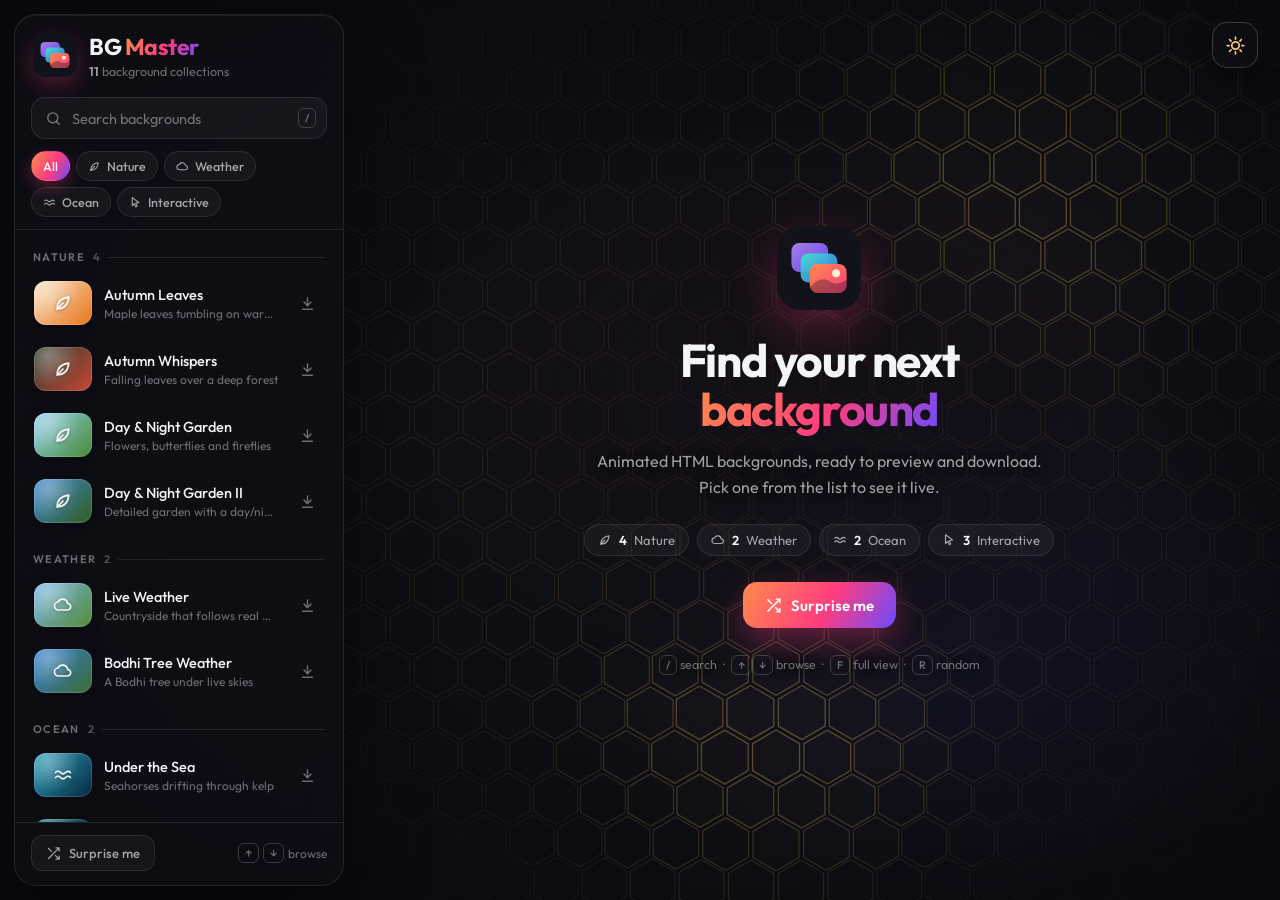
<file: index.html>
<!DOCTYPE html>
<html lang="en">
<head>
<meta charset="UTF-8">
<meta name="viewport" content="width=device-width, initial-scale=1.0">
<title>BG Master · Background Collections</title>
<link rel="icon" href="assets/logo.svg" type="image/svg+xml">
<link rel="preconnect" href="https://fonts.googleapis.com">
<link rel="preconnect" href="https://fonts.gstatic.com" crossorigin>
<link rel="stylesheet" href="https://fonts.googleapis.com/css2?family=Outfit:wght@400;500;600;700&display=swap">
<link rel="stylesheet" href="assets/style.css">
<script>
  // pick the saved theme before the page paints (dark by default)
  try { if (localStorage.getItem('bgm-theme') === 'light') document.documentElement.dataset.theme = 'light'; } catch (e) {}
</script>
</head>
<body>

<!-- The selected background runs here, full screen -->
<div class="stage" id="stage">
  <iframe id="frame" title="Background preview"></iframe>
  <div class="loader" id="loader" aria-hidden="true"><span></span></div>
</div>

<!-- Homepage: plain background with a faded honeycomb (shown until a background is picked) -->
<section class="home" id="home" aria-label="Welcome">
  <canvas id="honeycomb" aria-hidden="true"></canvas>
  <button class="theme-toggle" id="themeBtn" type="button" title="Switch light / dark" aria-label="Switch to light theme">
    <svg class="sun" viewBox="0 0 24 24"><circle cx="12" cy="12" r="4.2"/><path d="M12 2.5v2.2M12 19.3v2.2M2.5 12h2.2M19.3 12h2.2M5.3 5.3l1.6 1.6M17.1 17.1l1.6 1.6M5.3 18.7l1.6-1.6M17.1 6.9l1.6-1.6"/></svg>
    <svg class="moon" viewBox="0 0 24 24"><path d="M20.5 13.2A8.5 8.5 0 1 1 10.8 3.5a6.6 6.6 0 0 0 9.7 9.7z"/></svg>
  </button>
  <div class="hero">
    <img src="assets/logo.svg" alt="" width="84" height="84">
    <h2>Find your next <span>background</span></h2>
    <p>Animated HTML backgrounds, ready to preview and download.<br>Pick one from the list to see it live.</p>
    <div class="stats" id="stats"></div>
    <button class="cta" id="heroShuffle" type="button">
      <svg viewBox="0 0 24 24"><path d="M16 3h5v5M4 20 21 3M21 16v5h-5M15 15l6 6M4 4l5 5"/></svg>Surprise me
    </button>
    <p class="keys"><kbd>/</kbd> search &nbsp;·&nbsp; <kbd>↑</kbd><kbd>↓</kbd> browse &nbsp;·&nbsp; <kbd>F</kbd> full view &nbsp;·&nbsp; <kbd>R</kbd> random</p>
  </div>
</section>

<!-- Left column behind the sidebar (shows once the screen splits) -->
<div class="rail" id="rail" aria-hidden="true"></div>

<!-- Sidebar -->
<aside class="sidebar" id="sidebar" aria-label="Background collections">
  <header class="brand">
    <a href="./" id="homeLink" title="Home" aria-label="BG Master home"><img src="assets/logo.svg" alt="" width="44" height="44"></a>
    <div>
      <h1>BG <span>Master</span></h1>
      <p><b id="count">0</b> background collections</p>
    </div>
    <button class="icon-btn" id="hideBtn" type="button" title="Hide sidebar (F)" aria-label="Hide sidebar">
      <svg viewBox="0 0 24 24"><path d="M15 6l-6 6 6 6"/></svg>
    </button>
  </header>

  <label class="search">
    <svg viewBox="0 0 24 24" aria-hidden="true"><circle cx="11" cy="11" r="7"/><path d="M20 20l-3.5-3.5"/></svg>
    <input id="search" type="search" placeholder="Search backgrounds" aria-label="Search backgrounds" autocomplete="off">
    <kbd>/</kbd>
  </label>

  <div class="chips" id="chips" role="group" aria-label="Filter by category"></div>

  <nav class="list" id="list"></nav>

  <footer class="foot">
    <button class="foot-btn" id="shuffleBtn" type="button" title="Random background (R)">
      <svg viewBox="0 0 24 24"><path d="M16 3h5v5M4 20 21 3M21 16v5h-5M15 15l6 6M4 4l5 5"/></svg>Surprise me
    </button>
    <span class="hint"><kbd>↑</kbd><kbd>↓</kbd> browse</span>
  </footer>
</aside>

<!-- Floating bar for the current background -->
<div class="nowbar" id="nowbar">
  <button class="icon-btn show-side" id="showBtn" type="button" title="Show sidebar (F)" aria-label="Show sidebar">
    <svg viewBox="0 0 24 24"><path d="M4 6h16M4 12h16M4 18h16"/></svg>
  </button>
  <span class="now-thumb" id="nowThumb"></span>
  <span class="now-text"><b id="nowName">–</b><small id="nowCat">–</small></span>
  <button class="icon-btn" id="nowDownload" type="button" title="Download this background" aria-label="Download this background">
    <svg viewBox="0 0 24 24"><path d="M12 4v11M7 10l5 5 5-5M5 20h14"/></svg>
  </button>
  <a class="icon-btn" id="nowOpen" href="#" target="_blank" rel="noopener" title="Open in a new tab" aria-label="Open in a new tab">
    <svg viewBox="0 0 24 24"><path d="M14 4h6v6M20 4l-9 9M18 14v5a1 1 0 0 1-1 1H5a1 1 0 0 1-1-1V7a1 1 0 0 1 1-1h5"/></svg>
  </a>
  <button class="icon-btn" id="reloadBtn" type="button" title="Back to home" aria-label="Back to home">
    <svg viewBox="0 0 24 24"><path d="M20 11a8 8 0 1 0-2.3 5.7M20 4v7h-7"/></svg>
  </button>
</div>

<div class="toast" id="toast" role="status" aria-live="polite"></div>

<script src="assets/backgrounds.js"></script>
<script src="assets/app.js"></script>
<script src="assets/honeycomb.js"></script>
</body>
</html>
</file>
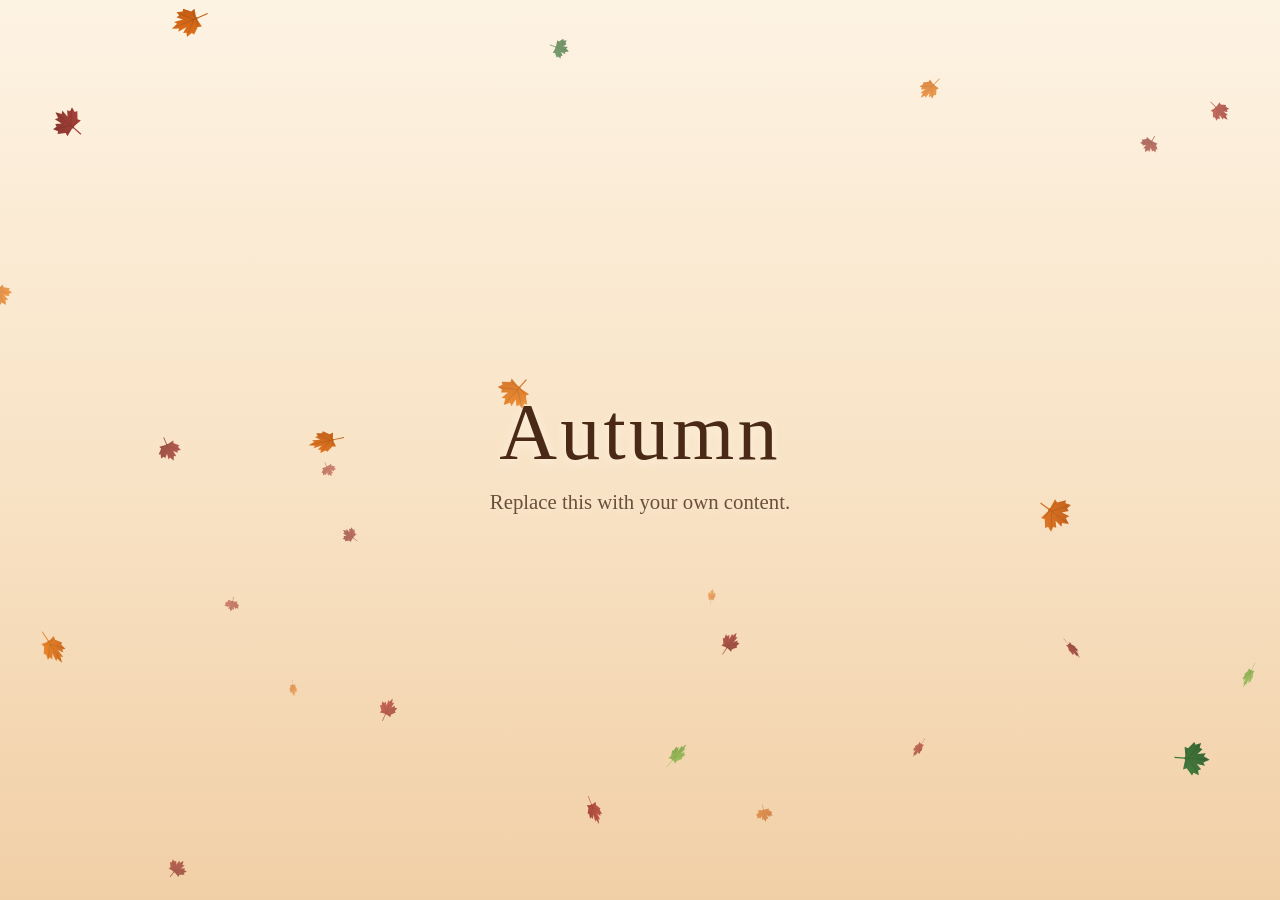
<file: backgrounds/nature/autumn-leaves.html>
<!DOCTYPE html>
<html lang="en">
<head>
<meta charset="UTF-8">
<meta name="viewport" content="width=device-width, initial-scale=1.0">
<title>Falling Maple Leaves</title>
<style>
  * { margin: 0; padding: 0; box-sizing: border-box; }
  html, body { height: 100%; }
  body {
    font-family: Georgia, "Times New Roman", serif;
    background: linear-gradient(180deg, #fdf3e3 0%, #f8e2c4 55%, #f1cfa6 100%);
    overflow-x: hidden;
    color: #4a2a17;
  }
  #leaves {
    position: fixed;
    inset: 0;
    width: 100%;
    height: 100%;
    z-index: 0;
    pointer-events: none;
  }
  /* Your page content goes here, above the leaves */
  main {
    position: relative;
    z-index: 1;
    min-height: 100vh;
    display: flex;
    flex-direction: column;
    align-items: center;
    justify-content: center;
    text-align: center;
    padding: 24px 16px;
  }
  h1 {
    font-size: clamp(2.4rem, 7vw, 5rem);
    font-weight: normal;
    letter-spacing: 0.04em;
    text-shadow: 0 2px 12px rgba(255, 245, 230, 0.9);
  }
  p {
    margin-top: 12px;
    font-size: clamp(1rem, 2.5vw, 1.3rem);
    opacity: 0.8;
    text-shadow: 0 1px 8px rgba(255, 245, 230, 0.9);
  }
</style>
</head>
<body>
<canvas id="leaves"></canvas>

<main>
  <h1>Autumn</h1>
  <p>Replace this with your own content.</p>
</main>

<script>
(() => {
  const canvas = document.getElementById('leaves');
  const ctx = canvas.getContext('2d');

  // Palette: orange, light dark red, light green, dark green
  const PALETTE = [
    { base: '#F28C28', dark: '#C9631A' }, // orange
    { base: '#E8751A', dark: '#B5520F' }, // deep orange
    { base: '#C0453A', dark: '#8E2A22' }, // light dark red
    { base: '#A8322A', dark: '#74201A' }, // darker red
    { base: '#9BC75A', dark: '#6E9A35' }, // light green
    { base: '#3F7D3A', dark: '#245624' }  // dark green
  ];

  // Maple leaf outline (centered at 0,0, roughly 100 units tall)
  const PTS = [
    [0,-50],[9,-33],[19,-38],[15,-15],[30,-28],[34,-20],[48,-23],[42,-8],
    [50,-4],[30,12],[34,22],[6,18],[2,20],[2,48],[-2,48],[-2,20],[-6,18],
    [-34,22],[-30,12],[-50,-4],[-42,-8],[-48,-23],[-34,-20],[-30,-28],
    [-15,-15],[-19,-38],[-9,-33]
  ];
  const leafPath = new Path2D();
  PTS.forEach(([x, y], i) => i ? leafPath.lineTo(x, y) : leafPath.moveTo(x, y));
  leafPath.closePath();

  const veinPath = new Path2D();
  veinPath.moveTo(0, 20);  veinPath.lineTo(0, -44);
  veinPath.moveTo(0, 10);  veinPath.lineTo(40, -18);
  veinPath.moveTo(0, 10);  veinPath.lineTo(-40, -18);
  veinPath.moveTo(0, 16);  veinPath.lineTo(26, 14);
  veinPath.moveTo(0, 16);  veinPath.lineTo(-26, 14);

  let W = 0, H = 0, dpr = 1, leaves = [];
  const rand = (a, b) => a + Math.random() * (b - a);

  function makeLeaf(initial) {
    const depth = Math.random();               // 0 = far, 1 = near
    const size = 14 + depth * 26;              // px
    const c = PALETTE[Math.floor(Math.random() * PALETTE.length)];
    return {
      x: rand(-50, W + 50),
      y: initial ? rand(-H, H) : rand(-120, -40),
      size,
      depth,
      color: c,
      vy: 0.35 + depth * 0.9 + Math.random() * 0.3,
      swayAmp: rand(0.4, 1.4),
      swaySpeed: rand(0.008, 0.02),
      swayPhase: rand(0, Math.PI * 2),
      rot: rand(0, Math.PI * 2),
      vr: rand(-0.02, 0.02),
      flip: rand(0, Math.PI * 2),
      vflip: rand(0.01, 0.04),
      alpha: 0.55 + depth * 0.45
    };
  }

  function resize() {
    dpr = Math.min(window.devicePixelRatio || 1, 2);
    W = window.innerWidth;
    H = window.innerHeight;
    canvas.width = W * dpr;
    canvas.height = H * dpr;
    ctx.setTransform(dpr, 0, 0, dpr, 0, 0);

    const target = Math.round(Math.min(90, Math.max(25, (W * H) / 22000)));
    while (leaves.length < target) leaves.push(makeLeaf(true));
    leaves.length = target;
    leaves.sort((a, b) => a.depth - b.depth); // draw far leaves first
  }

  function drawLeaf(l) {
    const s = l.size / 100;
    const flipX = Math.cos(l.flip);            // 3D tumble effect
    ctx.save();
    ctx.globalAlpha = l.alpha;
    ctx.translate(l.x, l.y);
    ctx.rotate(l.rot);
    ctx.scale(s * (0.25 + 0.75 * Math.abs(flipX)), s);

    const g = ctx.createLinearGradient(-50, -50, 50, 50);
    g.addColorStop(0, flipX > 0 ? l.color.base : l.color.dark);
    g.addColorStop(1, flipX > 0 ? l.color.dark : l.color.base);
    ctx.fillStyle = g;
    ctx.fill(leafPath);

    ctx.strokeStyle = 'rgba(0,0,0,0.18)';
    ctx.lineWidth = 1.6;
    ctx.stroke(veinPath);
    ctx.restore();
  }

  let wind = 0, windTarget = 0, tick = 0;

  function step() {
    tick++;
    if (tick % 300 === 0) windTarget = rand(-0.6, 0.9);
    wind += (windTarget - wind) * 0.005;

    ctx.clearRect(0, 0, W, H);
    for (let i = 0; i < leaves.length; i++) {
      const l = leaves[i];
      l.swayPhase += l.swaySpeed;
      l.x += Math.sin(l.swayPhase) * l.swayAmp + wind * (0.5 + l.depth);
      l.y += l.vy;
      l.rot += l.vr + Math.sin(l.swayPhase) * 0.005;
      l.flip += l.vflip;

      if (l.y > H + 60 || l.x < -120 || l.x > W + 120) {
        const fresh = makeLeaf(false);
        fresh.depth = l.depth; fresh.size = l.size; // keep draw order stable
        fresh.vy = 0.35 + l.depth * 0.9 + Math.random() * 0.3;
        fresh.alpha = l.alpha;
        leaves[i] = fresh;
      }
      drawLeaf(leaves[i]);
    }
    requestAnimationFrame(step);
  }

  window.addEventListener('resize', resize);
  resize();

  if (window.matchMedia('(prefers-reduced-motion: reduce)').matches) {
    leaves.forEach(drawLeaf);               // static scattered leaves
  } else {
    requestAnimationFrame(step);
  }
})();
</script>
</body>
</html>
</file>
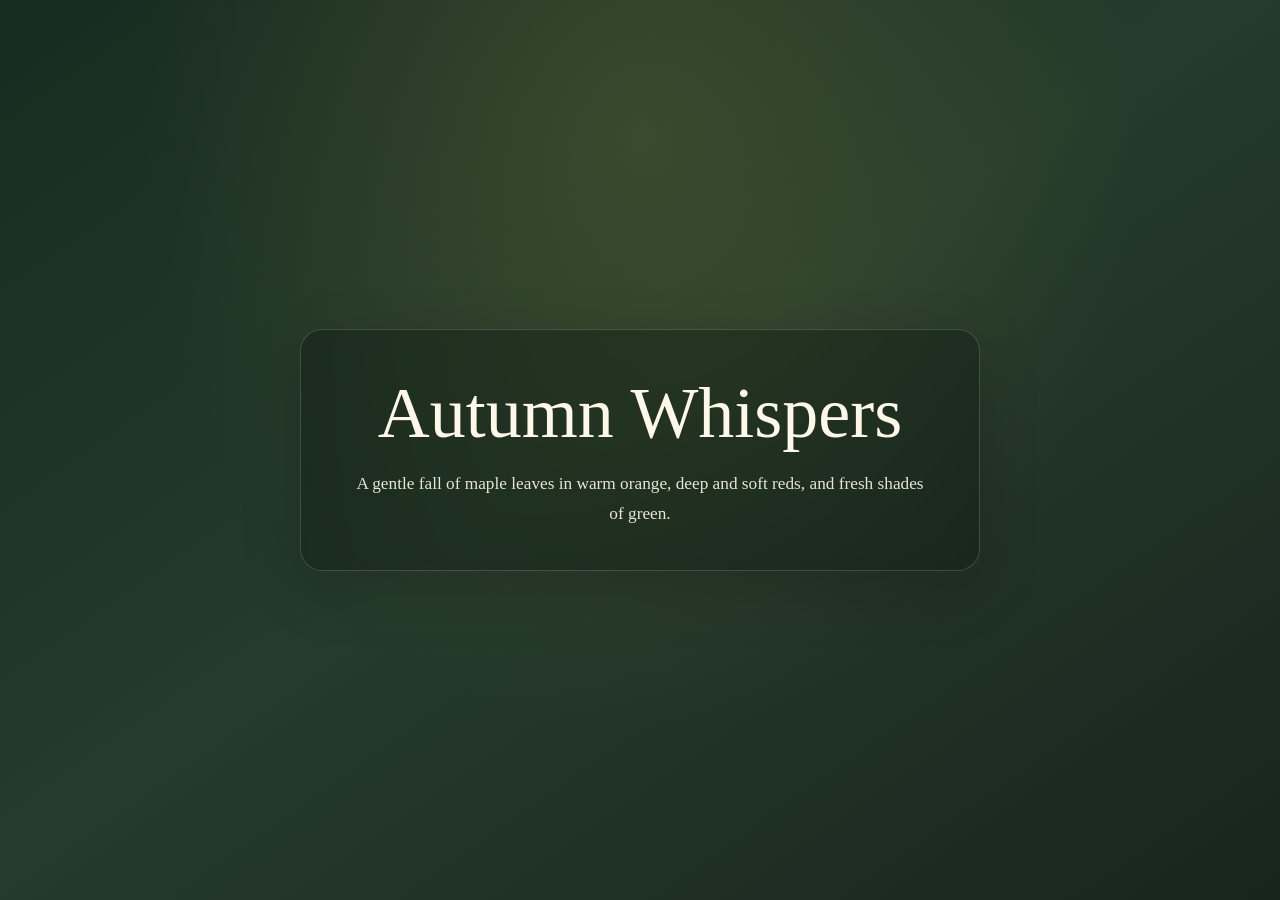
<file: backgrounds/nature/autumn-whispers.html>
<!DOCTYPE html>
<html lang="en">
<head>
<meta charset="UTF-8">
<meta name="viewport" content="width=device-width, initial-scale=1.0">
<title>Falling Maple Leaves</title>
<style>
  * { box-sizing: border-box; }
  html, body { margin: 0; min-height: 100%; }
  body {
    min-height: 100vh;
    overflow: hidden;
    position: relative;
    font-family: Georgia, serif;
    color: #fff8e9;
    background:
      radial-gradient(ellipse at 50% 15%, rgba(100, 112, 57, .35), transparent 55%),
      linear-gradient(145deg, #182b20, #263b2b 48%, #18251e);
  }
  .scene {
    position: fixed; inset: 0; overflow: hidden; pointer-events: none;
  }
  .leaf {
    --size: 34px;
    --duration: 13s;
    --delay: 0s;
    --drift: 100px;
    position: absolute;
    top: -12vh;
    left: var(--left);
    width: var(--size);
    height: var(--size);
    color: var(--leaf-color);
    opacity: var(--opacity, .9);
    animation: fall var(--duration) linear var(--delay) infinite;
    filter: drop-shadow(0 3px 3px rgba(0,0,0,.22));
  }
  .leaf svg { width: 100%; height: 100%; overflow: visible; }
  @keyframes fall {
    0%   { transform: translate3d(0,-8vh,0) rotate(0deg); }
    25%  { transform: translate3d(calc(var(--drift) * .45),25vh,0) rotate(100deg); }
    50%  { transform: translate3d(calc(var(--drift) * -.25),55vh,0) rotate(220deg); }
    75%  { transform: translate3d(calc(var(--drift) * .7),82vh,0) rotate(330deg); }
    100% { transform: translate3d(var(--drift),115vh,0) rotate(500deg); }
  }
  .content {
    position: relative; z-index: 1; min-height: 100vh;
    display: grid; place-items: center; text-align: center; padding: 28px;
  }
  .content-inner {
    max-width: 680px; padding: 42px 48px;
    border: 1px solid rgba(255,255,255,.16);
    border-radius: 22px;
    background: rgba(12, 24, 17, .38);
    backdrop-filter: blur(5px);
    box-shadow: 0 18px 60px rgba(0,0,0,.18);
  }
  h1 { margin: 0 0 14px; font-size: clamp(2.2rem, 6vw, 4.5rem); font-weight: 500; }
  p { margin: 0; color: #e8e5d5; font-size: 1.08rem; line-height: 1.7; }
  @media (prefers-reduced-motion: reduce) {
    .leaf { animation-duration: 35s; }
  }
</style>
</head>
<body>
<div class="scene" id="leaves" aria-hidden="true"></div>
<main class="content">
  <section class="content-inner">
    <h1>Autumn Whispers</h1>
    <p>A gentle fall of maple leaves in warm orange, deep and soft reds, and fresh shades of green.</p>
  </section>
</main>
<script>
  const layer = document.getElementById('leaves');
  const colors = ['#f28b24', '#c94735', '#8f2630', '#a8c96b', '#477d45', '#285c3b'];
  const leafShape = `
    <svg viewBox="0 0 64 64" fill="currentColor" xmlns="http://www.w3.org/2000/svg">
      <path d="M31.8 3.5 37 17l11-7-1.2 13.1 13.5 1.2-9.5 10.1 7.2 9.2-13.8-.2-4.4 13.1-8-10.4-8.2 10.4-4.1-13.1-13.8.2 7.1-9.2-9.4-10.1 13.5-1.2L15.7 10l11 7 5.1-13.5Z"/>
      <path d="M32 17 32 59 M32 43 19 31 M32 37 45 25 M32 50 43 43" fill="none" stroke="rgba(45,35,20,.42)" stroke-width="1.5" stroke-linecap="round"/>
    </svg>`;
  for (let i = 0; i < 34; i++) {
    const leaf = document.createElement('div');
    leaf.className = 'leaf';
    leaf.innerHTML = leafShape;
    leaf.style.setProperty('--left', `${Math.random() * 100}%`);
    leaf.style.setProperty('--leaf-color', colors[i % colors.length]);
    leaf.style.setProperty('--size', `${18 + Math.random() * 32}px`);
    leaf.style.setProperty('--duration', `${9 + Math.random() * 13}s`);
    leaf.style.setProperty('--delay', `${-Math.random() * 22}s`);
    leaf.style.setProperty('--drift', `${-130 + Math.random() * 260}px`);
    leaf.style.setProperty('--opacity', `${.55 + Math.random() * .4}`);
    layer.appendChild(leaf);
  }
</script>
</body>
</html>
</file>
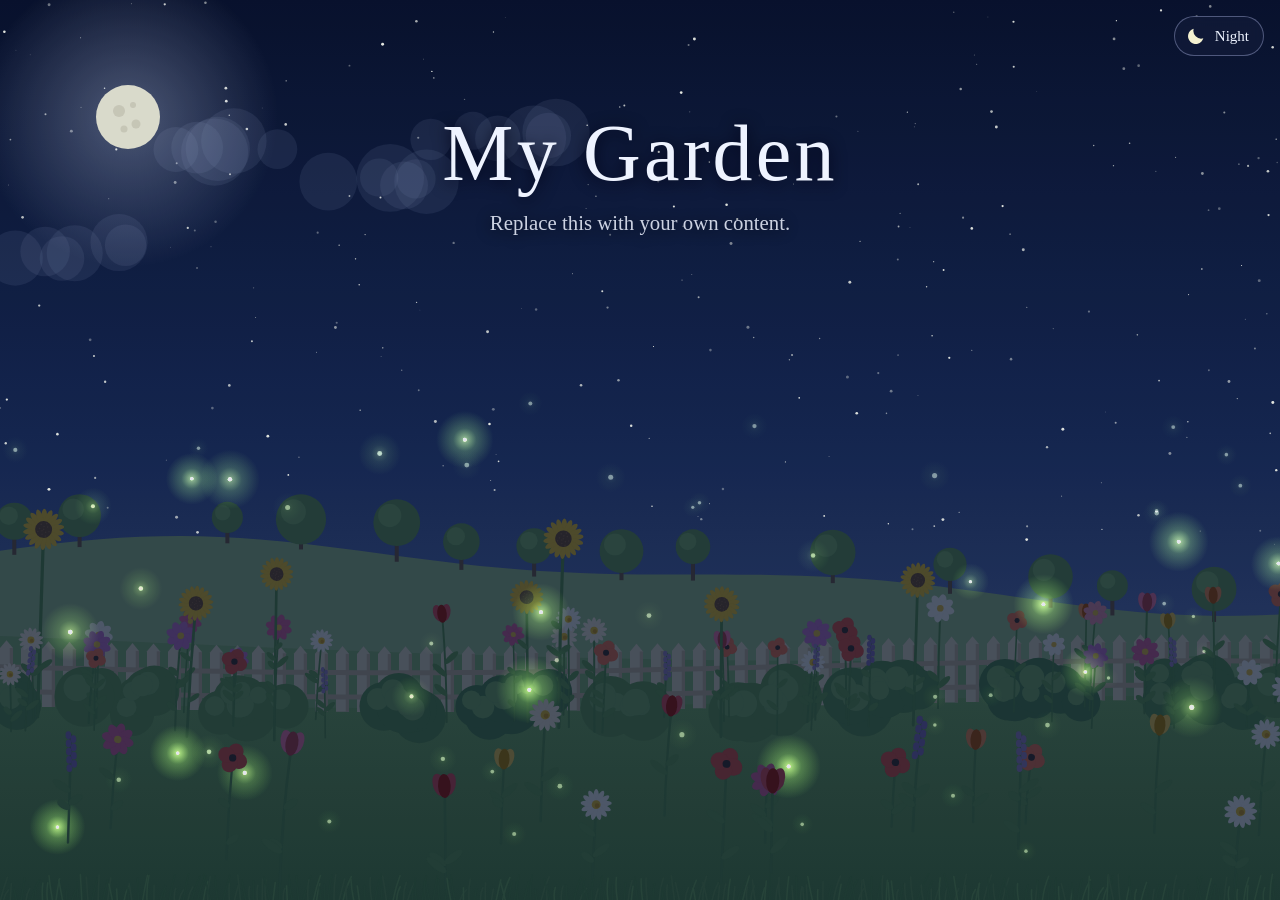
<file: backgrounds/nature/garden-v1.html>
<!DOCTYPE html>
<html lang="en">
<head>
<meta charset="UTF-8">
<meta name="viewport" content="width=device-width, initial-scale=1.0">
<title>Day and Night Garden</title>
<style>
  * { margin: 0; padding: 0; box-sizing: border-box; }
  html, body { height: 100%; }
  body {
    font-family: Georgia, "Times New Roman", serif;
    background: #8fd0f0;
    overflow-x: hidden;
    color: #24402a;
    transition: color 1.5s ease;
  }
  body.night { color: #eef3ff; background: #0b1530; }
  #garden {
    position: fixed;
    inset: 0;
    width: 100%;
    height: 100%;
    z-index: 0;
    pointer-events: none;
  }
  /* Your page content goes here, above the garden */
  main {
    position: relative;
    z-index: 1;
    min-height: 100vh;
    display: flex;
    flex-direction: column;
    align-items: center;
    justify-content: flex-start;
    text-align: center;
    padding: 12vh 16px 24px;
  }
  h1 {
    font-size: clamp(2.4rem, 7vw, 5rem);
    font-weight: normal;
    letter-spacing: 0.04em;
    text-shadow: 0 2px 14px rgba(255, 255, 255, 0.7);
    transition: text-shadow 1.5s ease;
  }
  p {
    margin-top: 12px;
    font-size: clamp(1rem, 2.5vw, 1.3rem);
    opacity: 0.85;
    text-shadow: 0 1px 10px rgba(255, 255, 255, 0.7);
    transition: text-shadow 1.5s ease;
  }
  body.night h1, body.night p { text-shadow: 0 2px 16px rgba(0, 0, 20, 0.85); }

  /* Day / night toggle */
  #themeToggle {
    position: fixed;
    top: 16px;
    right: 16px;
    z-index: 2;
    display: flex;
    align-items: center;
    gap: 8px;
    padding: 8px 14px 8px 10px;
    border: 1px solid rgba(255, 255, 255, 0.7);
    border-radius: 999px;
    background: rgba(255, 255, 255, 0.55);
    color: #24402a;
    font: 15px Georgia, serif;
    cursor: pointer;
    backdrop-filter: blur(6px);
    -webkit-backdrop-filter: blur(6px);
    transition: background 1.5s ease, color 1.5s ease, border-color 1.5s ease;
  }
  #themeToggle:focus-visible { outline: 2px solid #f5b800; outline-offset: 3px; }
  #themeToggle svg { width: 22px; height: 22px; }
  #themeToggle .moon { display: none; }
  body.night #themeToggle {
    background: rgba(20, 30, 60, 0.55);
    border-color: rgba(200, 210, 255, 0.35);
    color: #eef3ff;
  }
  body.night #themeToggle .sun { display: none; }
  body.night #themeToggle .moon { display: block; }
</style>
</head>
<body>
<canvas id="garden"></canvas>

<button id="themeToggle" type="button" aria-label="Switch to night">
  <svg class="sun" viewBox="0 0 24 24" fill="none" stroke="#e8a000" stroke-width="2" stroke-linecap="round">
    <circle cx="12" cy="12" r="4.5" fill="#ffd23f"/>
    <path d="M12 2v2.5M12 19.5V22M2 12h2.5M19.5 12H22M4.9 4.9l1.8 1.8M17.3 17.3l1.8 1.8M4.9 19.1l1.8-1.8M17.3 6.7l1.8-1.8"/>
  </svg>
  <svg class="moon" viewBox="0 0 24 24">
    <path d="M20 14.5A8.5 8.5 0 0 1 9.5 4a8.5 8.5 0 1 0 10.5 10.5z" fill="#f4f1d0"/>
  </svg>
  <span class="label">Day</span>
</button>

<main>
  <h1>My Garden</h1>
  <p>Replace this with your own content.</p>
</main>

<script>
(() => {
  const canvas = document.getElementById('garden');
  const ctx = canvas.getContext('2d');
  const toggle = document.getElementById('themeToggle');
  const rand = (a, b) => a + Math.random() * (b - a);
  const pick = arr => arr[Math.floor(Math.random() * arr.length)];
  let W = 0, H = 0, dpr = 1, sizeScale = 1;

  /* ---------- Theme ---------- */
  // Default: #day or #night in the URL, else a saved choice, else the local time of day
  let night;
  const hash = location.hash.toLowerCase();
  if (hash === '#night') night = true;
  else if (hash === '#day') night = false;
  else {
    let saved = null;
    try { saved = localStorage.getItem('garden-theme'); } catch (e) {}
    if (saved) night = saved === 'night';
    else { const hr = new Date().getHours(); night = hr < 6 || hr >= 18; }
  }
  let n = night ? 1 : 0;           // 0 = day, 1 = night (animated)

  function applyThemeUI() {
    document.body.classList.toggle('night', night);
    toggle.querySelector('.label').textContent = night ? 'Night' : 'Day';
    toggle.setAttribute('aria-label', night ? 'Switch to day' : 'Switch to night');
  }
  toggle.addEventListener('click', () => {
    night = !night;
    try { localStorage.setItem('garden-theme', night ? 'night' : 'day'); } catch (e) {}
    applyThemeUI();
  });
  applyThemeUI();

  /* ---------- Color helpers ---------- */
  const hexCache = {};
  function hexToRgb(hex) {
    if (hexCache[hex]) return hexCache[hex];
    const v = parseInt(hex.slice(1), 16);
    return (hexCache[hex] = [(v >> 16) & 255, (v >> 8) & 255, v & 255]);
  }
  function mix(a, b, k) {
    const A = hexToRgb(a), B = hexToRgb(b);
    return `rgb(${Math.round(A[0] + (B[0] - A[0]) * k)},${Math.round(A[1] + (B[1] - A[1]) * k)},${Math.round(A[2] + (B[2] - A[2]) * k)})`;
  }
  const NIGHT_INK = '#0b1626';
  const tint = hex => mix(hex, NIGHT_INK, n * 0.7);   // darken + cool everything at night

  /* ---------- Layout ---------- */
  const groundY = x => H * 0.78 + Math.sin(x * 0.004) * 6;
  let stars = [], clouds = [], trees = [], bushes = [], flowersBack = [], flowersFront = [], grass = [];
  let butterflies = [], fireflies = [];
  let wind = 0;

  const FLOWER_TYPES = {
    daisy:     { petals: ['#ffffff', '#fff6e0'], center: '#f5c518' },
    cosmos:    { petals: ['#f48fb1', '#e05599', '#c86dd7', '#ffffff'], center: '#f2c230' },
    tulip:     { petals: ['#e63946', '#ff8c42', '#ffd23f', '#ff6fa8'] },
    lavender:  { petals: ['#9b7fd1', '#7e63c2'] },
    sunflower: { petals: ['#ffcc1a'], center: '#6b3d17' },
    poppy:     { petals: ['#e8402f', '#ff6b3d'], center: '#2a1a12' }
  };

  function makeFlower(front) {
    const types = front ? ['daisy', 'cosmos', 'tulip', 'lavender', 'poppy', 'daisy', 'tulip']
                        : ['daisy', 'cosmos', 'tulip', 'lavender', 'sunflower', 'poppy', 'cosmos'];
    const type = pick(types);
    const x = rand(-10, W + 10);
    const base = front ? H - rand(4, H * 0.1) : groundY(x) + rand(6, 34);
    const s = (front ? rand(1.05, 1.4) : rand(0.75, 1.0)) * sizeScale;
    let h = (type === 'sunflower' ? rand(150, 220) : type === 'lavender' ? rand(70, 110) : rand(60, 120)) * s;
    if (front) h *= 0.9;
    const leaves = [];
    const nl = type === 'lavender' ? 3 : 2 + Math.floor(Math.random() * 2);
    for (let k = 0; k < nl; k++) leaves.push({ t: rand(0.15, 0.6), side: k % 2 ? 1 : -1, len: rand(9, 15) });
    return {
      type, x, base, h, s, leaves,
      color: pick(FLOWER_TYPES[type].petals),
      phase: rand(0, Math.PI * 2),
      tilt: rand(-0.25, 0.25),
      hx: x, hy: base - h
    };
  }

  function resize() {
    dpr = Math.min(window.devicePixelRatio || 1, 2);
    W = window.innerWidth;
    H = window.innerHeight;
    canvas.width = W * dpr;
    canvas.height = H * dpr;
    ctx.setTransform(dpr, 0, 0, dpr, 0, 0);
    sizeScale = Math.max(0.6, Math.min(1, W / 1200));

    stars = [];
    for (let i = 0; i < Math.round(W * H / 4500); i++) stars.push({ x: rand(0, W), y: rand(0, H * 0.62), r: rand(0.4, 1.5), ph: rand(0, 6), sp: rand(0.8, 2.5) });

    clouds = [];
    for (let i = 0; i < Math.max(3, Math.round(W / 320)); i++) {
      const puffs = [];
      const cw = rand(90, 170) * sizeScale;
      for (let k = 0; k < 6; k++) puffs.push([rand(-cw / 2, cw / 2), rand(-12, 6), rand(18, 34) * sizeScale]);
      clouds.push({ x: rand(0, W), y: rand(H * 0.06, H * 0.32), v: rand(0.08, 0.22), puffs });
    }

    trees = [];
    for (let x = rand(0, 60); x < W; x += rand(60, 160)) trees.push({ x, r: rand(14, 26) * sizeScale, hgt: rand(14, 26) * sizeScale });

    bushes = [];
    for (let x = rand(-20, 30); x < W + 40; x += rand(90, 170) * sizeScale) {
      const parts = [];
      const bw = rand(50, 90) * sizeScale;
      for (let k = 0; k < 7; k++) parts.push([rand(-bw / 2, bw / 2), rand(-bw * 0.35, 0), rand(18, 30) * sizeScale]);
      bushes.push({ x, parts, col: pick(['#4f8f3e', '#3f7f3a', '#5a9a45']) });
    }

    flowersBack = []; flowersFront = [];
    for (let i = 0; i < Math.round(W / 26); i++) flowersBack.push(makeFlower(false));
    for (let i = 0; i < Math.round(W / 60); i++) flowersFront.push(makeFlower(true));
    flowersBack.sort((a, b) => a.base - b.base);
    flowersFront.sort((a, b) => a.base - b.base);

    grass = [];
    for (let x = 0; x < W; x += rand(3, 7)) grass.push({ x, h: rand(10, 26) * sizeScale, lean: rand(-0.3, 0.3), ph: rand(0, 6), col: pick(['#5fa043', '#4e9038', '#6cb24e']) });

    const bc = Math.max(4, Math.min(9, Math.round(W / 170)));
    butterflies = [];
    for (let i = 0; i < bc; i++) butterflies.push(makeButterfly(i));

    const fc = Math.max(25, Math.min(70, Math.round(W * H / 20000)));
    fireflies = [];
    for (let i = 0; i < fc; i++) fireflies.push(makeFirefly());
  }

  /* ---------- Sky ---------- */
  function drawSky(t) {
    const g = ctx.createLinearGradient(0, 0, 0, H * 0.8);
    g.addColorStop(0, mix('#5bb8ec', '#060d24', n));
    g.addColorStop(0.6, mix('#a9dcf5', '#13234a', n));
    g.addColorStop(1, mix('#e8f6ea', '#2a3a5e', n));
    ctx.fillStyle = g;
    ctx.fillRect(0, 0, W, H);

    if (n > 0.02) {
      for (const s of stars) {
        const a = n * (0.35 + 0.65 * (0.5 + 0.5 * Math.sin(t * s.sp + s.ph)));
        ctx.fillStyle = `rgba(255,255,240,${a})`;
        ctx.beginPath(); ctx.arc(s.x, s.y, s.r, 0, Math.PI * 2); ctx.fill();
      }
    }

    // sun sets as the moon rises
    // clouds (fade to faint grey wisps at night)
    for (const c of clouds) {
      c.x += c.v;
      if (c.x > W + 150) c.x = -150;
      ctx.fillStyle = n < 0.5 ? `rgba(255,255,255,${0.9 - n * 1.2})` : `rgba(120,135,170,${0.15 * n})`;
      for (const [dx, dy, r] of c.puffs) { ctx.beginPath(); ctx.arc(c.x + dx, c.y + dy, r, 0, Math.PI * 2); ctx.fill(); }
    }

    // sun and moon share the top-left corner; one sinks out as the other glides in
    const cornerX = Math.max(70, W * 0.1), cornerY = Math.max(70, H * 0.13);
    const sunX = cornerX, sunY = cornerY + n * H * 0.35;
    if (n < 0.98) {
      const sg = ctx.createRadialGradient(sunX, sunY, 0, sunX, sunY, 120 * sizeScale);
      sg.addColorStop(0, `rgba(255,240,170,${0.7 * (1 - n)})`);
      sg.addColorStop(1, 'rgba(255,240,170,0)');
      ctx.fillStyle = sg;
      ctx.fillRect(sunX - 130, sunY - 130, 260, 260);
      // gentle rays
      ctx.save();
      ctx.translate(sunX, sunY);
      ctx.rotate(t * 0.05);
      ctx.strokeStyle = `rgba(255,214,90,${0.6 * (1 - n)})`;
      ctx.lineWidth = 3 * sizeScale;
      ctx.lineCap = 'round';
      for (let k = 0; k < 12; k++) {
        const a = k / 12 * Math.PI * 2;
        ctx.beginPath();
        ctx.moveTo(Math.cos(a) * 50 * sizeScale, Math.sin(a) * 50 * sizeScale);
        ctx.lineTo(Math.cos(a) * 62 * sizeScale, Math.sin(a) * 62 * sizeScale);
        ctx.stroke();
      }
      ctx.restore();
      ctx.fillStyle = mix('#ffe066', '#ff9a3c', n);
      ctx.beginPath(); ctx.arc(sunX, sunY, 40 * sizeScale, 0, Math.PI * 2); ctx.fill();
    }
    const moonX = cornerX, moonY = cornerY - (1 - n) * (cornerY + 60);
    if (n > 0.02) {
      const mg = ctx.createRadialGradient(moonX, moonY, 0, moonX, moonY, 150 * sizeScale);
      mg.addColorStop(0, `rgba(220,230,255,${0.35 * n})`);
      mg.addColorStop(1, 'rgba(220,230,255,0)');
      ctx.fillStyle = mg;
      ctx.fillRect(moonX - 160, moonY - 160, 320, 320);
      ctx.fillStyle = '#f4f1d8';
      ctx.beginPath(); ctx.arc(moonX, moonY, 32 * sizeScale, 0, Math.PI * 2); ctx.fill();
      ctx.fillStyle = 'rgba(180,175,150,0.35)';
      for (const [dx, dy, r] of [[-9, -6, 6], [8, 7, 4.5], [5, -12, 3], [-4, 12, 3.5]]) {
        ctx.beginPath(); ctx.arc(moonX + dx * sizeScale, moonY + dy * sizeScale, r * sizeScale, 0, Math.PI * 2); ctx.fill();
      }
    }

  }

  /* ---------- Landscape ---------- */
  function drawHills() {
    ctx.fillStyle = tint('#9ccb8a');
    ctx.beginPath();
    ctx.moveTo(0, H);
    for (let x = 0; x <= W; x += 20) ctx.lineTo(x, H * 0.64 - Math.sin(x * 0.003 + 1) * 30 - Math.sin(x * 0.009) * 10);
    ctx.lineTo(W, H); ctx.closePath(); ctx.fill();

    for (const tr of trees) {
      const by = H * 0.64 - Math.sin(tr.x * 0.003 + 1) * 30 - Math.sin(tr.x * 0.009) * 10 + 6;
      ctx.fillStyle = tint('#6b4f35');
      ctx.fillRect(tr.x - 2, by - tr.hgt, 4, tr.hgt);
      ctx.fillStyle = tint('#5f9a4c');
      ctx.beginPath(); ctx.arc(tr.x, by - tr.hgt - tr.r * 0.6, tr.r, 0, Math.PI * 2); ctx.fill();
      ctx.fillStyle = tint('#79b562');
      ctx.beginPath(); ctx.arc(tr.x - tr.r * 0.3, by - tr.hgt - tr.r * 0.9, tr.r * 0.5, 0, Math.PI * 2); ctx.fill();
    }

    ctx.fillStyle = tint('#84bb6c');
    ctx.beginPath();
    ctx.moveTo(0, H);
    for (let x = 0; x <= W; x += 20) ctx.lineTo(x, H * 0.71 - Math.sin(x * 0.002 + 3) * 22);
    ctx.lineTo(W, H); ctx.closePath(); ctx.fill();

    // lawn
    const lg = ctx.createLinearGradient(0, H * 0.75, 0, H);
    lg.addColorStop(0, tint('#79b85a'));
    lg.addColorStop(1, tint('#4a8a34'));
    ctx.fillStyle = lg;
    ctx.beginPath();
    ctx.moveTo(0, H);
    for (let x = 0; x <= W; x += 20) ctx.lineTo(x, groundY(x));
    ctx.lineTo(W, H); ctx.closePath(); ctx.fill();
  }

  function drawFence() {
    const fh = 58 * sizeScale, pw = 13 * sizeScale, gap = 8 * sizeScale;
    const col = tint('#efe4cc'), shade = tint('#cbbd9f');
    for (let x = 0; x < W + pw; x += pw + gap) {
      const by = groundY(x) + 4;
      ctx.fillStyle = col;
      ctx.beginPath();
      ctx.moveTo(x, by); ctx.lineTo(x, by - fh); ctx.lineTo(x + pw / 2, by - fh - pw * 0.6);
      ctx.lineTo(x + pw, by - fh); ctx.lineTo(x + pw, by); ctx.closePath(); ctx.fill();
      ctx.fillStyle = shade;
      ctx.fillRect(x + pw * 0.75, by - fh, pw * 0.25, fh);
    }
    ctx.fillStyle = shade;
    for (const k of [0.3, 0.72]) {
      ctx.beginPath();
      ctx.moveTo(0, groundY(0) + 4 - fh * k);
      for (let x = 0; x <= W; x += 20) ctx.lineTo(x, groundY(x) + 4 - fh * k);
      for (let x = W; x >= 0; x -= 20) ctx.lineTo(x, groundY(x) + 4 - fh * k + 5 * sizeScale);
      ctx.closePath(); ctx.fill();
    }
  }

  function drawBushes() {
    for (const b of bushes) {
      const by = groundY(b.x) + 10;
      ctx.fillStyle = tint(b.col);
      for (const [dx, dy, r] of b.parts) { ctx.beginPath(); ctx.arc(b.x + dx, by + dy, r, 0, Math.PI * 2); ctx.fill(); }
      ctx.fillStyle = tint('#73b05a');
      for (const [dx, dy, r] of b.parts) { ctx.beginPath(); ctx.arc(b.x + dx - r * 0.25, by + dy - r * 0.3, r * 0.45, 0, Math.PI * 2); ctx.fill(); }
    }
  }

  /* ---------- Flowers ---------- */
  function drawFlower(f, t) {
    const sway = Math.sin(t * 0.9 + f.phase) * f.h * 0.04 + wind * f.h * 0.06;
    const hx = f.x + sway + f.tilt * f.h * 0.15, hy = f.base - f.h;
    f.hx = hx; f.hy = hy;
    const s = f.s;

    // stem
    const cx = f.x + sway * 0.3, cy = f.base - f.h * 0.5;
    ctx.strokeStyle = tint('#4f8f3a');
    ctx.lineWidth = (f.type === 'sunflower' ? 3.4 : 2) * s;
    ctx.lineCap = 'round';
    ctx.beginPath(); ctx.moveTo(f.x, f.base); ctx.quadraticCurveTo(cx, cy, hx, hy); ctx.stroke();

    // leaves
    ctx.fillStyle = tint('#5aa043');
    for (const lf of f.leaves) {
      const u = lf.t, iu = 1 - u;
      const lx = iu * iu * f.x + 2 * iu * u * cx + u * u * hx;
      const ly = iu * iu * f.base + 2 * iu * u * cy + u * u * hy;
      ctx.save();
      ctx.translate(lx, ly);
      ctx.rotate(lf.side * (0.9 + Math.sin(t * 1.3 + f.phase) * 0.08));
      ctx.beginPath(); ctx.ellipse(0, -lf.len * s * 0.6, 3.2 * s, lf.len * s * 0.65, 0, 0, Math.PI * 2); ctx.fill();
      ctx.restore();
    }

    ctx.save();
    ctx.translate(hx, hy);
    ctx.rotate(sway * 0.01 + f.tilt * 0.4);
    const col = tint(f.color), info = FLOWER_TYPES[f.type];
    switch (f.type) {
      case 'daisy': {
        ctx.fillStyle = col;
        for (let k = 0; k < 13; k++) {
          ctx.save(); ctx.rotate(k / 13 * Math.PI * 2);
          ctx.beginPath(); ctx.ellipse(0, -7 * s, 2.4 * s, 6.5 * s, 0, 0, Math.PI * 2); ctx.fill();
          ctx.restore();
        }
        ctx.fillStyle = tint(info.center);
        ctx.beginPath(); ctx.arc(0, 0, 3.8 * s, 0, Math.PI * 2); ctx.fill();
        ctx.fillStyle = tint('#d99a00');
        ctx.beginPath(); ctx.arc(0.8 * s, 0.8 * s, 2 * s, 0, Math.PI * 2); ctx.fill();
        break;
      }
      case 'cosmos': {
        ctx.fillStyle = col;
        for (let k = 0; k < 8; k++) {
          ctx.save(); ctx.rotate(k / 8 * Math.PI * 2 + 0.2);
          ctx.beginPath(); ctx.ellipse(0, -7.5 * s, 4.4 * s, 7.5 * s, 0, 0, Math.PI * 2); ctx.fill();
          ctx.restore();
        }
        ctx.fillStyle = tint(info.center);
        ctx.beginPath(); ctx.arc(0, 0, 3.4 * s, 0, Math.PI * 2); ctx.fill();
        break;
      }
      case 'poppy': {
        ctx.fillStyle = col;
        for (let k = 0; k < 4; k++) {
          ctx.save(); ctx.rotate(k / 4 * Math.PI * 2 + 0.4);
          ctx.beginPath(); ctx.ellipse(0, -6 * s, 7 * s, 7.5 * s, 0, 0, Math.PI * 2); ctx.fill();
          ctx.restore();
        }
        ctx.fillStyle = tint(info.center);
        ctx.beginPath(); ctx.arc(0, 0, 3.2 * s, 0, Math.PI * 2); ctx.fill();
        break;
      }
      case 'tulip': {
        ctx.fillStyle = col;
        ctx.beginPath(); ctx.ellipse(-4 * s, -6 * s, 5 * s, 9 * s, -0.25, 0, Math.PI * 2); ctx.fill();
        ctx.beginPath(); ctx.ellipse(4 * s, -6 * s, 5 * s, 9 * s, 0.25, 0, Math.PI * 2); ctx.fill();
        ctx.fillStyle = mix(f.color, '#000000', 0.15 + n * 0.6);
        ctx.beginPath(); ctx.ellipse(0, -5 * s, 5 * s, 9.5 * s, 0, 0, Math.PI * 2); ctx.fill();
        break;
      }
      case 'lavender': {
        ctx.fillStyle = col;
        for (let k = 0; k < 9; k++) {
          const yy = k * 3.4 * s;
          ctx.beginPath(); ctx.ellipse((k % 2 ? 2 : -2) * s, yy, 2.4 * s, 3.2 * s, 0, 0, Math.PI * 2); ctx.fill();
        }
        break;
      }
      case 'sunflower': {
        ctx.fillStyle = col;
        for (let k = 0; k < 18; k++) {
          ctx.save(); ctx.rotate(k / 18 * Math.PI * 2);
          ctx.beginPath(); ctx.ellipse(0, -13 * s, 3.2 * s, 9 * s, 0, 0, Math.PI * 2); ctx.fill();
          ctx.restore();
        }
        ctx.fillStyle = tint(info.center);
        ctx.beginPath(); ctx.arc(0, 0, 9 * s, 0, Math.PI * 2); ctx.fill();
        ctx.fillStyle = tint('#8a5a2b');
        for (let k = 0; k < 12; k++) {
          const a = k * 2.4, r = Math.sqrt(k) * 2.2 * s;
          ctx.beginPath(); ctx.arc(Math.cos(a) * r, Math.sin(a) * r, 0.9 * s, 0, Math.PI * 2); ctx.fill();
        }
        break;
      }
    }
    ctx.restore();
  }

  function drawGrass(t) {
    ctx.lineCap = 'round';
    for (const g of grass) {
      const sway = Math.sin(t * 1.2 + g.ph) * 2 + wind * 3;
      ctx.strokeStyle = tint(g.col);
      ctx.lineWidth = 1.6;
      ctx.beginPath();
      ctx.moveTo(g.x, H + 2);
      ctx.quadraticCurveTo(g.x + g.lean * g.h * 0.5, H - g.h * 0.5, g.x + g.lean * g.h + sway, H - g.h);
      ctx.stroke();
    }
  }

  /* ---------- Butterflies (day) ---------- */
  const SPECIES = [
    { inner: '#ffc061', outer: '#e8711a', edge: '#1b1b1b', veins: true, spots: true },    // monarch
    { inner: '#8fdcff', outer: '#1f6fe0', edge: '#0c1a3a', veins: false, spots: true },   // blue morpho
    { inner: '#fff07a', outer: '#f2cf2e', edge: '#222222', stripes: true, spots: false }, // swallowtail
    { inner: '#ffffff', outer: '#eef0e4', edge: '#5a5a5a', dot: true },                   // cabbage white
    { inner: '#ffd6ea', outer: '#ef77b4', edge: '#6b1d48', spots: true }                   // pink
  ];
  const FORE = new Path2D('M0 -2 C6 -18 20 -21 21 -9 C19 -2 9 2 0 2 Z');
  const HIND = new Path2D('M0 1 C12 1 17 9 12 15 C7 19 1 11 0 6 Z');

  function allFlowers() { return flowersBack.concat(flowersFront); }

  function makeButterfly(i) {
    const b = {
      x: rand(0, W), y: rand(H * 0.4, H * 0.75), vx: 0, vy: 0,
      ang: 0, flap: rand(0, 6), s: rand(0.8, 1.2) * sizeScale * 1.1,
      sp: SPECIES[i % SPECIES.length], speed: rand(1.1, 1.7),
      target: null, tx: 0, ty: 0, perch: 0, wob: rand(0, 6)
    };
    chooseTarget(b);
    return b;
  }
  function chooseTarget(b) {
    const fl = allFlowers().filter(f => f.type !== 'lavender' || Math.random() < 0.5);
    if (Math.random() < 0.75 && fl.length) { b.target = pick(fl); }
    else { b.target = null; b.tx = rand(40, W - 40); b.ty = rand(H * 0.35, H * 0.72); }
  }

  function updateButterfly(b) {
    if (b.perch > 0 && b.target) {
      b.perch--;
      b.x = b.target.hx; b.y = b.target.hy - 4 * b.target.s;
      b.flap += 0.05;
      b.ang += (0 - b.ang) * 0.1;
      if (b.perch === 0 && n < 0.5) chooseTarget(b);
      if (n > 0.5) b.perch = Math.max(b.perch, 2);   // stay resting at night
      return;
    }
    const tx = b.target ? b.target.hx : b.tx, ty = b.target ? b.target.hy - 4 * b.target.s : b.ty;
    const dx = tx - b.x, dy = ty - b.y, d = Math.hypot(dx, dy) || 1;
    b.wob += 0.08;
    const dvx = dx / d * b.speed + Math.cos(b.wob * 1.3) * 0.8;
    const dvy = dy / d * b.speed + Math.sin(b.wob * 2.1) * 1.1;
    b.vx += (dvx - b.vx) * 0.06;
    b.vy += (dvy - b.vy) * 0.06;
    b.x += b.vx; b.y += b.vy;
    b.flap += 0.42;
    let target = Math.atan2(b.vy, b.vx) + Math.PI / 2;
    let diff = Math.atan2(Math.sin(target - b.ang), Math.cos(target - b.ang));
    b.ang += diff * 0.08;
    if (d < 6) {
      if (b.target) b.perch = Math.floor(rand(120, 360));
      else chooseTarget(b);
    }
    if (n > 0.5 && !b.target) chooseTarget(b);
  }

  function drawWing(path, sp, isFore) {
    const g = ctx.createRadialGradient(2, 0, 1, 2, 0, 22);
    g.addColorStop(0, sp.inner);
    g.addColorStop(1, sp.outer);
    ctx.fillStyle = g;
    ctx.fill(path);
    ctx.save();
    ctx.clip(path);
    if (sp.veins) {
      ctx.strokeStyle = 'rgba(20,10,0,0.75)'; ctx.lineWidth = 0.7;
      const ends = isFore ? [[20, -14], [21, -7], [14, 0], [12, -18]] : [[14, 6], [12, 14], [6, 16]];
      for (const [ex, ey] of ends) { ctx.beginPath(); ctx.moveTo(0, 0); ctx.lineTo(ex, ey); ctx.stroke(); }
    }
    if (sp.stripes && isFore) {
      ctx.strokeStyle = 'rgba(20,20,20,0.85)'; ctx.lineWidth = 1.8;
      for (const k of [5, 10, 15]) { ctx.beginPath(); ctx.moveTo(k - 2, -20); ctx.lineTo(k + 2, 4); ctx.stroke(); }
    }
    // dark edge band
    ctx.strokeStyle = sp.edge;
    ctx.lineWidth = sp.dot ? 2 : 3.6;
    ctx.stroke(path);
    if (sp.spots) {
      ctx.fillStyle = 'rgba(255,255,255,0.9)';
      const spots = isFore ? [[17, -13], [19, -9], [14, -17]] : [[11, 13], [13, 9]];
      for (const [sx, sy] of spots) { ctx.beginPath(); ctx.arc(sx, sy, 0.9, 0, Math.PI * 2); ctx.fill(); }
    }
    if (sp.dot && isFore) {
      ctx.fillStyle = '#333';
      ctx.beginPath(); ctx.arc(12, -8, 1.6, 0, Math.PI * 2); ctx.fill();
      ctx.fillStyle = '#666';
      ctx.beginPath(); ctx.moveTo(14, -19); ctx.lineTo(22, -14); ctx.lineTo(21, -7); ctx.closePath(); ctx.fill();
    }
    ctx.restore();
  }

  function drawButterfly(b) {
    const resting = b.perch > 0;
    const open = resting ? 0.35 + 0.65 * (0.5 + 0.5 * Math.sin(b.flap)) : 0.12 + 0.88 * Math.abs(Math.sin(b.flap));
    ctx.save();
    ctx.globalAlpha = 1 - n * 0.75;
    ctx.translate(b.x, b.y);
    ctx.rotate(b.ang);
    ctx.scale(b.s, b.s);
    // soft shadow-like depth
    for (const side of [-1, 1]) {
      ctx.save();
      ctx.scale(side * open, 1);
      drawWing(HIND, b.sp, false);
      drawWing(FORE, b.sp, true);
      ctx.restore();
    }
    ctx.fillStyle = '#2a2018';
    ctx.beginPath(); ctx.ellipse(0, 2, 1.5, 8, 0, 0, Math.PI * 2); ctx.fill();
    ctx.beginPath(); ctx.arc(0, -6.5, 1.8, 0, Math.PI * 2); ctx.fill();
    ctx.strokeStyle = '#2a2018'; ctx.lineWidth = 0.6;
    for (const side of [-1, 1]) {
      ctx.beginPath(); ctx.moveTo(0, -7.5); ctx.quadraticCurveTo(side * 2, -12, side * 4.5, -15); ctx.stroke();
      ctx.beginPath(); ctx.arc(side * 4.5, -15, 0.8, 0, Math.PI * 2); ctx.fillStyle = '#2a2018'; ctx.fill();
    }
    ctx.restore();
  }

  /* ---------- Fireflies (night) ---------- */
  function makeFirefly() {
    return {
      x: rand(0, W), y: rand(H * 0.45, H * 0.95),
      vx: rand(-0.3, 0.3), vy: rand(-0.3, 0.3),
      period: rand(2.2, 5), ph: rand(0, Math.PI * 2),
      home: null, homeTimer: 0, size: rand(0.8, 1.3)
    };
  }

  function updateFirefly(f) {
    // drift lazily, often hanging around a plant for a while
    if (f.homeTimer-- <= 0) {
      const fl = allFlowers();
      f.home = Math.random() < 0.7 && fl.length ? pick(fl) : null;
      f.homeTimer = rand(240, 700);
    }
    f.vx += rand(-0.04, 0.04);
    f.vy += rand(-0.04, 0.04);
    if (f.home) {
      const dx = f.home.hx - f.x, dy = (f.home.hy - 10) - f.y;
      f.vx += dx * 0.0004; f.vy += dy * 0.0004;
    }
    if (f.y < H * 0.4) f.vy += 0.02;
    if (f.y > H - 8) f.vy -= 0.05;
    const sp = Math.hypot(f.vx, f.vy), max = 0.7;
    if (sp > max) { f.vx *= max / sp; f.vy *= max / sp; }
    f.x += f.vx; f.y += f.vy;
    if (f.x < -20) f.x = W + 20; else if (f.x > W + 20) f.x = -20;
  }

  function drawFireflies(t) {
    ctx.save();
    ctx.globalCompositeOperation = 'lighter';
    for (const f of fireflies) {
      const pulse = Math.pow(Math.max(0, Math.sin(t * Math.PI * 2 / f.period + f.ph)), 3);
      const b = 0.12 + 0.88 * pulse;
      const r = (12 + 22 * pulse) * f.size * sizeScale;
      const g = ctx.createRadialGradient(f.x, f.y, 0, f.x, f.y, r);
      g.addColorStop(0, `rgba(220,255,120,${0.8 * b * n})`);
      g.addColorStop(0.4, `rgba(170,240,80,${0.3 * b * n})`);
      g.addColorStop(1, 'rgba(150,230,60,0)');
      ctx.fillStyle = g;
      ctx.fillRect(f.x - r, f.y - r, r * 2, r * 2);
      ctx.fillStyle = `rgba(250,255,200,${(0.35 + 0.65 * b) * n})`;
      ctx.beginPath(); ctx.arc(f.x, f.y, 2 * f.size, 0, Math.PI * 2); ctx.fill();
    }
    ctx.restore();
  }

  /* ---------- Main loop ---------- */
  function frame(now, animate) {
    const t = now / 1000;
    const target = night ? 1 : 0;
    n += (target - n) * (animate ? 0.025 : 1);
    if (Math.abs(target - n) < 0.001) n = target;
    wind = Math.sin(t * 0.4) * 0.6 + Math.sin(t * 1.1) * 0.2;

    drawSky(t);
    drawHills();
    drawFence();
    drawBushes();
    for (const f of flowersBack) drawFlower(f, t);

    if (n > 0.01) {
      for (const f of fireflies) if (animate) updateFirefly(f);
    }
    if (n < 0.99) {
      for (const b of butterflies) { if (animate) updateButterfly(b); }
    }

    // night: some fireflies hide behind the front flowers
    if (n > 0.01) drawFireflies(t);
    for (const f of flowersFront) drawFlower(f, t);
    drawGrass(t);
    if (n < 0.99) for (const b of butterflies) drawButterfly(b);

    // soft moonlight wash at night
    if (n > 0.01) {
      ctx.fillStyle = `rgba(30,50,110,${0.12 * n})`;
      ctx.fillRect(0, 0, W, H);
    }
  }

  function loop(now) {
    frame(now, true);
    requestAnimationFrame(loop);
  }

  window.addEventListener('resize', resize);
  resize();

  if (window.matchMedia('(prefers-reduced-motion: reduce)').matches) {
    frame(0, false);
    toggle.addEventListener('click', () => requestAnimationFrame(() => frame(performance.now(), false)));
  } else {
    requestAnimationFrame(loop);
  }
})();
</script>
</body>
</html>
</file>
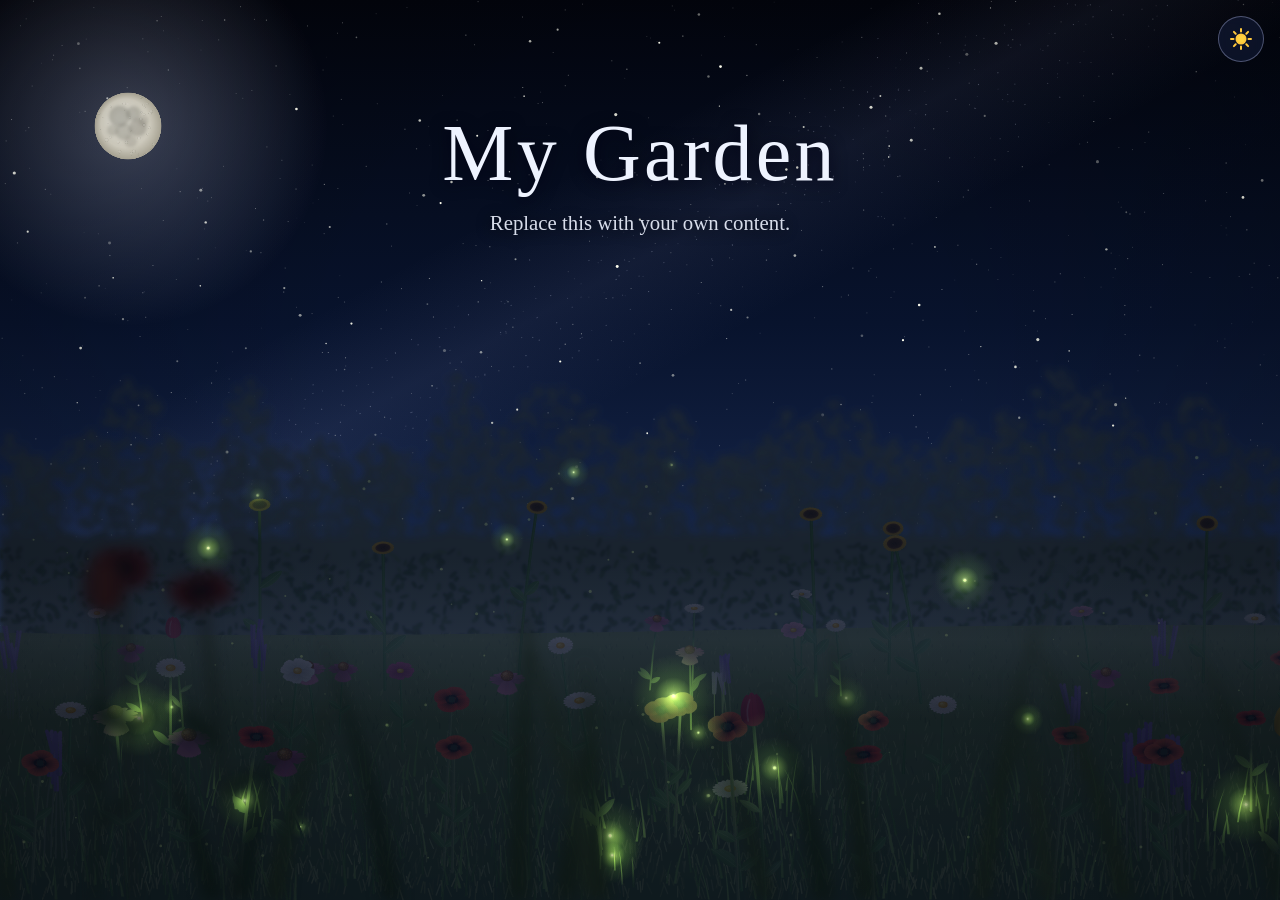
<file: backgrounds/nature/garden-v2.html>
<!DOCTYPE html>
<html lang="en">
<head>
<meta charset="UTF-8">
<meta name="viewport" content="width=device-width, initial-scale=1.0">
<title>Day and Night Garden</title>
<style>
  * { margin: 0; padding: 0; box-sizing: border-box; }
  html, body { height: 100%; }
  body {
    font-family: Georgia, "Times New Roman", serif;
    background: #8cc4ef;
    overflow-x: hidden;
    color: #1f3324;
    transition: color 1.5s ease;
  }
  body.night { color: #eef3ff; background: #050b1e; }
  #garden {
    position: fixed;
    inset: 0;
    width: 100%;
    height: 100%;
    z-index: 0;
    pointer-events: none;
  }
  /* Your page content goes here, above the garden */
  main {
    position: relative;
    z-index: 1;
    min-height: 100vh;
    display: flex;
    flex-direction: column;
    align-items: center;
    justify-content: flex-start;
    text-align: center;
    padding: 12vh 16px 24px;
  }
  h1 {
    font-size: clamp(2.4rem, 7vw, 5rem);
    font-weight: normal;
    letter-spacing: 0.04em;
    text-shadow: 0 2px 16px rgba(255, 255, 255, 0.75);
    transition: text-shadow 1.5s ease;
  }
  p {
    margin-top: 12px;
    font-size: clamp(1rem, 2.5vw, 1.3rem);
    opacity: 0.9;
    text-shadow: 0 1px 10px rgba(255, 255, 255, 0.75);
    transition: text-shadow 1.5s ease;
  }
  body.night h1, body.night p { text-shadow: 0 2px 16px rgba(0, 0, 20, 0.9); }

  /* Theme switch: shows the icon of the mode you will switch TO */
  #themeToggle {
    position: fixed;
    top: 16px;
    right: 16px;
    z-index: 2;
    width: 46px;
    height: 46px;
    display: grid;
    place-items: center;
    border: 1px solid rgba(255, 255, 255, 0.75);
    border-radius: 50%;
    background: rgba(255, 255, 255, 0.5);
    cursor: pointer;
    backdrop-filter: blur(6px);
    -webkit-backdrop-filter: blur(6px);
    transition: background 1.5s ease, border-color 1.5s ease, transform 0.2s ease;
  }
  #themeToggle:hover { transform: scale(1.08); }
  #themeToggle:focus-visible { outline: 2px solid #f5b800; outline-offset: 3px; }
  #themeToggle svg { width: 24px; height: 24px; }
  #themeToggle .sun { display: none; }              /* day: offer the moon */
  body.night #themeToggle {
    background: rgba(20, 30, 60, 0.55);
    border-color: rgba(200, 210, 255, 0.35);
  }
  body.night #themeToggle .sun { display: block; }  /* night: offer the sun */
  body.night #themeToggle .moon { display: none; }
</style>
</head>
<body>
<canvas id="garden"></canvas>

<button id="themeToggle" type="button" aria-label="Switch to night" title="Switch to night">
  <svg class="moon" viewBox="0 0 24 24" aria-hidden="true">
    <path d="M20 14.5A8.5 8.5 0 0 1 9.5 4a8.5 8.5 0 1 0 10.5 10.5z" fill="#3a4a7a"/>
  </svg>
  <svg class="sun" viewBox="0 0 24 24" fill="none" stroke="#ffc83d" stroke-width="2" stroke-linecap="round" aria-hidden="true">
    <circle cx="12" cy="12" r="4.5" fill="#ffd23f"/>
    <path d="M12 2v2.5M12 19.5V22M2 12h2.5M19.5 12H22M4.9 4.9l1.8 1.8M17.3 17.3l1.8 1.8M4.9 19.1l1.8-1.8M17.3 6.7l1.8-1.8"/>
  </svg>
</button>

<main>
  <h1>My Garden</h1>
  <p>Replace this with your own content.</p>
</main>

<script>
(() => {
  const canvas = document.getElementById('garden');
  const ctx = canvas.getContext('2d');
  const toggle = document.getElementById('themeToggle');
  const rand = (a, b) => a + Math.random() * (b - a);
  const pick = arr => arr[Math.floor(Math.random() * arr.length)];
  const TAU = Math.PI * 2;
  let W = 0, H = 0, dpr = 1, S = 1;   // S = size scale for small screens

  /* =========================================================
     Theme
     ========================================================= */
  let night;
  const hash = location.hash.toLowerCase();
  if (hash === '#night') night = true;
  else if (hash === '#day') night = false;
  else {
    let saved = null;
    try { saved = localStorage.getItem('garden-theme'); } catch (e) {}
    if (saved) night = saved === 'night';
    else { const hr = new Date().getHours(); night = hr < 6 || hr >= 18; }
  }
  let n = night ? 1 : 0;   // 0 = day, 1 = night (animated)

  function applyThemeUI() {
    document.body.classList.toggle('night', night);
    const label = night ? 'Switch to day' : 'Switch to night';
    toggle.setAttribute('aria-label', label);
    toggle.title = label;
  }
  toggle.addEventListener('click', () => {
    night = !night;
    try { localStorage.setItem('garden-theme', night ? 'night' : 'day'); } catch (e) {}
    applyThemeUI();
  });
  applyThemeUI();

  /* =========================================================
     Helpers
     ========================================================= */
  function layer() {
    const c = document.createElement('canvas');
    c.width = Math.max(1, Math.round(W * dpr));
    c.height = Math.max(1, Math.round(H * dpr));
    const x = c.getContext('2d');
    x.setTransform(dpr, 0, 0, dpr, 0, 0);
    return { c, x };
  }
  const cubic = (a, b, c, d, t) => {
    const u = 1 - t;
    return u * u * u * a + 3 * u * u * t * b + 3 * u * t * t * c + t * t * t * d;
  };
  const hexRgb = h => { const v = parseInt(h.slice(1), 16); return [(v >> 16) & 255, (v >> 8) & 255, v & 255]; };
  const shade = (h, k) => {   // k < 0 darker, k > 0 lighter
    const [r, g, b] = hexRgb(h);
    const f = c => Math.round(k < 0 ? c * (1 + k) : c + (255 - c) * k);
    return `rgb(${f(r)},${f(g)},${f(b)})`;
  };

  /* =========================================================
     Layout
     ========================================================= */
  const HORIZON = () => H * 0.6;
  const lawnTop = x => H * 0.7 + Math.sin(x * 0.0035 + 0.6) * 5;

  let skyDay, skyNight, landDay, landNight, plants, fore, moonSprite;
  let flowers = [], grass = [], foreBlades = [], foreFlowers = [], stars = [], motes = [];
  let butterflies = [], fireflies = [];
  let wind = 0;

  /* ---------- Sky (pre-rendered) ---------- */
  function renderSky(L, isNight) {
    const x = L.x;
    const g = x.createLinearGradient(0, 0, 0, H * 0.72);
    if (!isNight) {
      g.addColorStop(0, '#3b86d4');
      g.addColorStop(0.45, '#7db8ea');
      g.addColorStop(0.85, '#cfe6f3');
      g.addColorStop(1, '#e9f2ee');
    } else {
      g.addColorStop(0, '#02040c');
      g.addColorStop(0.5, '#08132d');
      g.addColorStop(0.85, '#16264a');
      g.addColorStop(1, '#22355a');
    }
    x.fillStyle = g;
    x.fillRect(0, 0, W, H);

    if (!isNight) {
      // soft cumulus clouds
      x.save();
      x.filter = `blur(${5 * S}px)`;
      const count = Math.max(3, Math.round(W / 300));
      for (let i = 0; i < count; i++) {
        const cx = rand(W * 0.25, W * 1.05), cy = rand(H * 0.12, H * 0.42), cw = rand(140, 280) * S;
        for (let k = 0; k < 26; k++) {
          const px = cx + rand(-cw / 2, cw / 2), py = cy + rand(-cw * 0.12, cw * 0.08);
          const r = rand(18, 42) * S * (1 - Math.abs(px - cx) / cw);
          if (r < 4) continue;
          x.fillStyle = 'rgba(200,214,232,0.9)';
          x.beginPath(); x.arc(px, py + r * 0.25, r, 0, TAU); x.fill();
          x.fillStyle = 'rgba(255,255,255,0.95)';
          x.beginPath(); x.arc(px - r * 0.1, py - r * 0.15, r * 0.85, 0, TAU); x.fill();
        }
      }
      x.restore();
    } else {
      // faint milky way and fixed dim stars
      x.save();
      x.translate(W * 0.55, H * 0.25);
      x.rotate(-0.5);
      const mw = x.createLinearGradient(0, -H * 0.12, 0, H * 0.12);
      mw.addColorStop(0, 'rgba(140,150,200,0)');
      mw.addColorStop(0.5, 'rgba(140,150,200,0.09)');
      mw.addColorStop(1, 'rgba(140,150,200,0)');
      x.fillStyle = mw;
      x.fillRect(-W, -H * 0.12, W * 2, H * 0.24);
      for (let i = 0; i < W * 0.6; i++) {
        x.fillStyle = `rgba(230,235,255,${rand(0.08, 0.35)})`;
        x.fillRect(rand(-W, W), rand(-H * 0.09, H * 0.09) * (Math.random() < 0.7 ? 0.5 : 1), 1, 1);
      }
      x.restore();
      for (let i = 0; i < W * H / 1800; i++) {
        x.fillStyle = `rgba(255,255,245,${rand(0.1, 0.5)})`;
        x.fillRect(rand(0, W), rand(0, H * 0.62), rand(0.6, 1.2), rand(0.6, 1.2));
      }
    }
  }

  /* ---------- Landscape: tree line, hedge, lawn (pre-rendered) ---------- */
  function renderLand(L) {
    const x = L.x;
    // distant tree line, softened by atmosphere
    const T = layer();
    const hz = HORIZON();
    for (let tx = -40; tx < W + 40; tx += rand(26, 60) * S) {
      const th = rand(H * 0.08, H * 0.19), tw = rand(50, 110) * S;
      const top = hz - th;
      for (let k = 0; k < 220; k++) {
        const px = tx + rand(-tw / 2, tw / 2);
        const rel = Math.abs(px - tx) / (tw / 2);
        const py = top + rand(0, th) + rel * rel * th * 0.4;
        const lightness = 1 - (py - top) / th;
        const base = pick(['#3e6b35', '#4a7a3c', '#355f30', '#56854a']);
        T.x.fillStyle = shade(base, lightness * 0.25 - 0.1);
        T.x.beginPath(); T.x.ellipse(px, py, rand(2, 5) * S, rand(1.5, 3.5) * S, rand(0, TAU), 0, TAU); T.x.fill();
      }
    }
    T.x.fillStyle = '#3a6233';
    T.x.fillRect(-10, hz - 4, W + 20, H * 0.2);
    // atmospheric haze over far trees
    T.x.globalCompositeOperation = 'source-atop';
    T.x.fillStyle = 'rgba(170,200,215,0.45)';
    T.x.fillRect(0, 0, W, H);
    x.save();
    x.filter = `blur(${3 * S}px)`;
    x.drawImage(T.c, 0, 0, W, H);
    x.restore();

    // hedge band, a bit closer and sharper
    const Hd = layer();
    for (let hx = -20; hx < W + 20; hx += 3) {
      const top = hz + 6 + Math.sin(hx * 0.02) * 4 + Math.sin(hx * 0.07) * 2;
      for (let k = 0; k < 3; k++) {
        const py = rand(top, H * 0.72);
        const lt = 1 - (py - top) / (H * 0.72 - top);
        Hd.x.fillStyle = shade(pick(['#2f5a27', '#3b6a2e', '#47783a', '#28501f']), lt * 0.3 - 0.15);
        Hd.x.save();
        Hd.x.translate(hx + rand(-2, 2), py);
        Hd.x.rotate(rand(0, TAU));
        Hd.x.beginPath(); Hd.x.ellipse(0, 0, rand(3, 6) * S, rand(1.5, 3) * S, 0, 0, TAU); Hd.x.fill();
        Hd.x.restore();
      }
    }
    x.save();
    x.filter = `blur(${0.9 * S}px)`;
    x.drawImage(Hd.c, 0, 0, W, H);
    x.restore();

    // lawn
    const lg = x.createLinearGradient(0, H * 0.68, 0, H);
    lg.addColorStop(0, '#7aa54a');
    lg.addColorStop(0.35, '#5f8f36');
    lg.addColorStop(1, '#335f1f');
    x.fillStyle = lg;
    x.beginPath();
    x.moveTo(0, H);
    for (let lx = 0; lx <= W; lx += 10) x.lineTo(lx, lawnTop(lx));
    x.lineTo(W, H); x.closePath(); x.fill();
    // grass texture
    x.lineCap = 'round';
    const strokes = Math.round(W * H * 0.006);
    for (let i = 0; i < strokes; i++) {
      const gx = rand(0, W), gy = rand(lawnTop(gx), H);
      const depth = (gy - H * 0.7) / (H * 0.3);
      const len = (2 + depth * 9) * S;
      x.strokeStyle = shade(pick(['#6e9c40', '#5a8a32', '#83b052', '#4b7a2a', '#9cc25e']), rand(-0.15, 0.1));
      x.lineWidth = 0.5 + depth * 0.9;
      x.beginPath(); x.moveTo(gx, gy); x.lineTo(gx + rand(-1.5, 1.5) * len * 0.3, gy - len); x.stroke();
    }
  }

  /* ---------- Moon sprite ---------- */
  function renderMoon() {
    const R = 120;
    const c = document.createElement('canvas');
    c.width = c.height = R * 2 + 4;
    const x = c.getContext('2d');
    x.translate(R + 2, R + 2);
    x.save();
    x.beginPath(); x.arc(0, 0, R, 0, TAU); x.clip();
    const g = x.createRadialGradient(-R * 0.25, -R * 0.25, R * 0.1, 0, 0, R);
    g.addColorStop(0, '#fbf9ef');
    g.addColorStop(0.7, '#e9e5d6');
    g.addColorStop(1, '#bdb8a6');
    x.fillStyle = g;
    x.fillRect(-R, -R, R * 2, R * 2);
    x.filter = 'blur(6px)';
    for (const [mx, my, mr, a] of [[-30, -35, 38, 0.32], [20, -45, 26, 0.28], [35, 5, 32, 0.3], [-15, 20, 30, 0.25], [-55, 15, 20, 0.22], [10, 55, 22, 0.2], [55, -20, 18, 0.2]]) {
      x.fillStyle = `rgba(110,108,98,${a})`;
      x.beginPath(); x.arc(mx, my, mr, 0, TAU); x.fill();
    }
    x.filter = 'none';
    for (let i = 0; i < 40; i++) {
      const cx = rand(-R, R), cy = rand(-R, R), cr = rand(2, 7);
      x.strokeStyle = 'rgba(90,88,80,0.18)'; x.lineWidth = 1;
      x.beginPath(); x.arc(cx, cy, cr, 0, TAU); x.stroke();
      x.fillStyle = 'rgba(255,255,250,0.15)';
      x.beginPath(); x.arc(cx - 1, cy - 1, cr * 0.6, 0, TAU); x.fill();
    }
    x.restore();
    return c;
  }

  /* =========================================================
     Flowers (realistic shading, petals viewed in perspective)
     ========================================================= */
  const TYPES = {
    daisy:     { colors: ['#ffffff'] },
    cosmos:    { colors: ['#f06fa8', '#d9468c', '#f5a3c7', '#ffffff', '#c8559f'] },
    echinacea: { colors: ['#d8649c', '#c9558f', '#e07aa8'] },
    tulip:     { colors: ['#d7263d', '#f46036', '#f9c80e', '#e85d9b'] },
    lavender:  { colors: ['#8d6fd1', '#7a5cc4'] },
    poppy:     { colors: ['#e3361f', '#f0522b'] },
    sunflower: { colors: ['#f7b916'] }
  };

  function makeFlower(back) {
    const type = back ? pick(['sunflower', 'cosmos', 'daisy', 'echinacea', 'lavender', 'sunflower'])
                      : pick(['daisy', 'cosmos', 'echinacea', 'tulip', 'lavender', 'poppy', 'daisy', 'tulip', 'poppy']);
    const x = rand(-20, W + 20);
    const base = back ? rand(H * 0.74, H * 0.82) : rand(H * 0.8, H * 1.02);
    const depth = (base - H * 0.72) / (H * 0.3);              // 0 far .. 1 near
    const s = (0.55 + depth * 0.75) * S * 1.15;
    let h = (type === 'sunflower' ? rand(170, 240) : type === 'lavender' ? rand(80, 120) : rand(70, 130)) * s;
    const leaves = [];
    const nl = 2 + Math.floor(Math.random() * 2);
    for (let k = 0; k < nl; k++) leaves.push({ t: rand(0.1, 0.55), side: k % 2 ? 1 : -1, len: rand(14, 22), ang: rand(0.6, 1.1) });
    const f = {
      type, x, base, h, s, depth, leaves,
      color: pick(TYPES[type].colors),
      phase: rand(0, TAU),
      lean: rand(-0.12, 0.12),
      face: rand(0.42, 0.75),         // vertical squash: looking at the face from slightly above
      rot: rand(-0.3, 0.3),
      hx: x, hy: base - h
    };
    if (type === 'lavender') {
      f.spikes = [];
      for (let k = 0; k < 5; k++) f.spikes.push({ dx: rand(-10, 10) * s, h: h * rand(0.75, 1.05), lean: rand(-0.25, 0.25), ph: rand(0, 6) });
    }
    return f;
  }

  function petalPath(x, len, wid, notch) {
    x.beginPath();
    x.moveTo(0, 0);
    x.bezierCurveTo(wid * 0.7, -len * 0.12, wid * 1.05, -len * 0.62, wid * 0.55, -len * 0.92);
    if (notch) {
      x.quadraticCurveTo(wid * 0.35, -len * 1.02, wid * 0.18, -len * 0.95);
      x.lineTo(0, -len * 0.99);
      x.lineTo(-wid * 0.18, -len * 0.95);
      x.quadraticCurveTo(-wid * 0.35, -len * 1.02, -wid * 0.55, -len * 0.92);
    } else {
      x.quadraticCurveTo(0, -len * 1.06, -wid * 0.55, -len * 0.92);
    }
    x.bezierCurveTo(-wid * 1.05, -len * 0.62, -wid * 0.7, -len * 0.12, 0, 0);
    x.closePath();
  }

  function radialPetals(x, count, len, wid, inner, outer, notch, back, offset = 0) {
    const g = x.createRadialGradient(0, 0, len * 0.05, 0, 0, len);
    g.addColorStop(0, inner);
    g.addColorStop(1, outer);
    for (let pass = 0; pass < 2; pass++) {
      for (let k = 0; k < count; k++) {
        if (pass === 1 && k % 2) continue;
        const a = k / count * TAU + offset + (pass ? Math.PI / count : 0);
        x.save();
        x.rotate(a);
        // petals at the far side of the tilted disc are slightly darker
        const away = 0.5 - 0.5 * Math.cos(a);
        petalPath(x, len * (pass ? 0.94 : 1), wid, notch);
        x.fillStyle = g;
        x.fill();
        x.fillStyle = `rgba(0,0,0,${0.12 * away * back})`;
        x.fill();
        x.strokeStyle = 'rgba(0,0,0,0.12)';
        x.lineWidth = 0.4;
        x.stroke();
        // veins
        x.strokeStyle = 'rgba(0,0,0,0.08)';
        x.beginPath();
        for (const v of [-0.3, 0, 0.3]) { x.moveTo(0, -len * 0.08); x.quadraticCurveTo(v * wid, -len * 0.5, v * wid * 0.8, -len * 0.85); }
        x.stroke();
        x.restore();
      }
    }
  }

  function floretDisc(x, r, c1, c2, dots) {
    const g = x.createRadialGradient(-r * 0.3, -r * 0.4, r * 0.1, 0, 0, r);
    g.addColorStop(0, c1);
    g.addColorStop(1, c2);
    x.fillStyle = g;
    x.beginPath(); x.arc(0, 0, r, 0, TAU); x.fill();
    x.fillStyle = 'rgba(60,30,0,0.35)';
    for (let k = 0; k < dots; k++) {
      const a = k * 2.39996, rr = Math.sqrt(k / dots) * r * 0.92;
      x.beginPath(); x.arc(Math.cos(a) * rr, Math.sin(a) * rr, r * 0.06, 0, TAU); x.fill();
    }
    x.fillStyle = 'rgba(255,255,220,0.25)';
    x.beginPath(); x.ellipse(-r * 0.3, -r * 0.35, r * 0.4, r * 0.25, -0.5, 0, TAU); x.fill();
  }

  function drawLeaf(x, len, wid, col) {
    x.beginPath();
    x.moveTo(0, 0);
    x.bezierCurveTo(wid, -len * 0.2, wid * 0.9, -len * 0.75, 0, -len);
    x.bezierCurveTo(-wid * 0.9, -len * 0.75, -wid, -len * 0.2, 0, 0);
    const g = x.createLinearGradient(-wid, 0, wid, 0);
    g.addColorStop(0, shade(col, -0.25));
    g.addColorStop(0.5, col);
    g.addColorStop(1, shade(col, 0.15));
    x.fillStyle = g;
    x.fill();
    x.strokeStyle = 'rgba(255,255,220,0.25)';
    x.lineWidth = 0.6;
    x.beginPath(); x.moveTo(0, 0); x.quadraticCurveTo(wid * 0.1, -len * 0.5, 0, -len * 0.95); x.stroke();
  }

  function drawFlower(x, f, t) {
    const s = f.s;
    const sway = Math.sin(t * 0.9 + f.phase) * f.h * 0.035 + wind * f.h * 0.05;
    const hx = f.x + sway + f.lean * f.h, hy = f.base - f.h + Math.abs(sway) * 0.05;
    f.hx = hx; f.hy = hy;
    const cx = f.x + sway * 0.25 + f.lean * f.h * 0.3, cy = f.base - f.h * 0.5;

    if (f.type === 'lavender') {
      // clump of thin stems with bud spikes
      for (const sp of f.spikes) {
        const bx = f.x + sp.dx, sw = Math.sin(t * 1.1 + sp.ph) * sp.h * 0.04 + wind * sp.h * 0.05;
        const tx = bx + sw + sp.lean * sp.h * 0.4, ty = f.base - sp.h;
        x.strokeStyle = '#6f8a5a';
        x.lineWidth = 1.2 * s;
        x.beginPath(); x.moveTo(bx, f.base); x.quadraticCurveTo(bx + sw * 0.3, f.base - sp.h * 0.5, tx, ty); x.stroke();
        const dx = (tx - (bx + sw * 0.3)) / (sp.h * 0.5);
        for (let k = 0; k < 14; k++) {
          const u = k / 14, px = tx - dx * u * sp.h * 0.35, py = ty + u * sp.h * 0.35;
          const sz = (1 - u * 0.3) * s;
          for (const side of [-1, 1]) {
            x.fillStyle = shade(f.color, (1 - u) * 0.2 - 0.15 + (side > 0 ? 0.08 : -0.05));
            x.beginPath(); x.ellipse(px + side * 1.6 * sz, py, 1.5 * sz, 2.3 * sz, side * 0.4, 0, TAU); x.fill();
          }
        }
        f.hx = tx; f.hy = ty + sp.h * 0.08;
      }
      return;
    }

    // stem with light on one side
    x.lineCap = 'round';
    x.strokeStyle = f.type === 'poppy' ? '#5f7f45' : '#3f7a2e';
    x.lineWidth = (f.type === 'sunflower' ? 4 : 2.2) * s;
    x.beginPath(); x.moveTo(f.x, f.base); x.quadraticCurveTo(cx, cy, hx, hy); x.stroke();
    x.strokeStyle = 'rgba(200,240,150,0.35)';
    x.lineWidth = 0.7 * s;
    x.beginPath(); x.moveTo(f.x + 0.6 * s, f.base); x.quadraticCurveTo(cx + 0.6 * s, cy, hx + 0.6 * s, hy); x.stroke();
    if (f.type === 'poppy') {   // hairy stem
      x.strokeStyle = 'rgba(220,235,200,0.35)'; x.lineWidth = 0.4;
      for (let k = 0; k < 10; k++) {
        const u = k / 10, iu = 1 - u;
        const px = iu * iu * f.x + 2 * iu * u * cx + u * u * hx, py = iu * iu * f.base + 2 * iu * u * cy + u * u * hy;
        x.beginPath(); x.moveTo(px, py); x.lineTo(px + (k % 2 ? 2 : -2) * s, py - 1.5 * s); x.stroke();
      }
    }

    for (const lf of f.leaves) {
      const u = lf.t, iu = 1 - u;
      const lx = iu * iu * f.x + 2 * iu * u * cx + u * u * hx;
      const ly = iu * iu * f.base + 2 * iu * u * cy + u * u * hy;
      x.save();
      x.translate(lx, ly);
      x.rotate(lf.side * (lf.ang + Math.sin(t * 1.2 + f.phase + lf.t * 5) * 0.06));
      drawLeaf(x, lf.len * s * (f.type === 'sunflower' ? 1.8 : 1), (f.type === 'tulip' ? 3.4 : 4.5) * s * (f.type === 'sunflower' ? 2 : 1), f.type === 'tulip' ? '#5d8f4a' : '#4e8a36');
      x.restore();
    }

    x.save();
    x.translate(hx, hy);
    x.rotate(sway * 0.008 + f.lean * 0.5);
    switch (f.type) {
      case 'daisy': {
        x.save(); x.scale(1, f.face); x.rotate(f.rot);
        radialPetals(x, 22, 13 * s, 2.3 * s, '#e9e6d8', '#ffffff', false, 1);
        x.restore();
        x.save(); x.scale(1, f.face * 0.9 + 0.1);
        floretDisc(x, 4.2 * s, '#ffd84a', '#d99200', 34);
        x.restore();
        break;
      }
      case 'cosmos': {
        x.save(); x.scale(1, f.face); x.rotate(f.rot);
        radialPetals(x, 8, 15 * s, 6 * s, shade(f.color, -0.25), shade(f.color, 0.12), true, 1);
        x.restore();
        x.save(); x.scale(1, f.face * 0.9 + 0.1);
        floretDisc(x, 3.6 * s, '#ffe066', '#c98a00', 22);
        x.restore();
        break;
      }
      case 'echinacea': {
        // petals droop downward around a raised spiky cone
        x.save(); x.scale(1, 0.38); x.rotate(f.rot);
        radialPetals(x, 14, 17 * s, 3.6 * s, shade(f.color, -0.2), shade(f.color, 0.1), true, 1.4);
        x.restore();
        for (let k = 0; k < 6; k++) {   // drooping front petals
          const a = (k / 5 - 0.5) * 2.2;
          x.save();
          x.rotate(Math.PI + a * 0.55);
          petalPath(x, 15 * s, 3.2 * s, true);
          const g = x.createLinearGradient(0, 0, 0, -15 * s);
          g.addColorStop(0, shade(f.color, -0.25)); g.addColorStop(1, shade(f.color, 0.1));
          x.fillStyle = g; x.fill();
          x.restore();
        }
        x.save(); x.translate(0, -3 * s); x.scale(1, 0.85);
        floretDisc(x, 6 * s, '#d9822b', '#6e3510', 40);
        x.fillStyle = 'rgba(255,170,60,0.6)';
        for (let k = 0; k < 18; k++) {
          const a = k * 2.4, rr = Math.sqrt(k / 18) * 5.4 * s;
          x.beginPath(); x.arc(Math.cos(a) * rr, Math.sin(a) * rr - 0.6 * s, 0.55 * s, 0, TAU); x.fill();
        }
        x.restore();
        break;
      }
      case 'poppy': {
        x.save(); x.scale(1, f.face * 0.8 + 0.15); x.rotate(f.rot);
        for (let k = 0; k < 4; k++) {
          x.save();
          x.rotate(k / 4 * TAU + 0.4);
          x.beginPath();
          x.moveTo(0, 0);
          x.bezierCurveTo(9 * s, -2 * s, 12 * s, -12 * s, 0, -14 * s);
          x.bezierCurveTo(-12 * s, -12 * s, -9 * s, -2 * s, 0, 0);
          const g = x.createRadialGradient(0, -3 * s, 1, 0, -6 * s, 13 * s);
          g.addColorStop(0, '#1a0a08');
          g.addColorStop(0.22, shade(f.color, -0.35));
          g.addColorStop(0.5, f.color);
          g.addColorStop(1, shade(f.color, 0.18));
          x.fillStyle = g;
          x.globalAlpha *= 0.94;
          x.fill();
          x.globalAlpha /= 0.94;
          x.strokeStyle = 'rgba(80,0,0,0.18)'; x.lineWidth = 0.5;
          for (let v = -3; v <= 3; v++) { x.beginPath(); x.moveTo(0, -3 * s); x.quadraticCurveTo(v * 2 * s, -8 * s, v * 2.6 * s, -12.5 * s); x.stroke(); }
          x.restore();
        }
        x.restore();
        x.fillStyle = '#2b3a22';
        x.beginPath(); x.arc(0, 0, 2.6 * s, 0, TAU); x.fill();
        x.fillStyle = '#16100c';
        for (let k = 0; k < 16; k++) {
          const a = k / 16 * TAU;
          x.beginPath(); x.arc(Math.cos(a) * 4 * s, Math.sin(a) * 4 * s * f.face, 0.7 * s, 0, TAU); x.fill();
        }
        break;
      }
      case 'tulip': {
        // closed cup seen from the side, with a glossy sheen
        const c = f.color;
        const back = x.createLinearGradient(0, 4 * s, 0, -18 * s);
        back.addColorStop(0, shade(c, -0.45)); back.addColorStop(1, shade(c, -0.1));
        x.fillStyle = back;
        x.beginPath();
        x.moveTo(-8 * s, -4 * s);
        x.bezierCurveTo(-9 * s, -12 * s, -6 * s, -18 * s, -3 * s, -20 * s);
        x.lineTo(0, -15 * s);
        x.lineTo(3 * s, -20 * s);
        x.bezierCurveTo(6 * s, -18 * s, 9 * s, -12 * s, 8 * s, -4 * s);
        x.bezierCurveTo(6 * s, 3 * s, -6 * s, 3 * s, -8 * s, -4 * s);
        x.fill();
        const front = x.createLinearGradient(-7 * s, 0, 7 * s, 0);
        front.addColorStop(0, shade(c, -0.3)); front.addColorStop(0.45, c); front.addColorStop(1, shade(c, -0.15));
        x.fillStyle = front;
        x.beginPath();
        x.moveTo(-7 * s, -3 * s);
        x.bezierCurveTo(-7.5 * s, -12 * s, -3 * s, -19 * s, 0, -21 * s);
        x.bezierCurveTo(3 * s, -19 * s, 7.5 * s, -12 * s, 7 * s, -3 * s);
        x.bezierCurveTo(5 * s, 3.5 * s, -5 * s, 3.5 * s, -7 * s, -3 * s);
        x.fill();
        x.strokeStyle = 'rgba(255,255,255,0.35)'; x.lineWidth = 1.2 * s;
        x.beginPath(); x.moveTo(-3.5 * s, -2 * s); x.quadraticCurveTo(-4.5 * s, -10 * s, -1.5 * s, -16 * s); x.stroke();
        x.strokeStyle = 'rgba(0,0,0,0.15)'; x.lineWidth = 0.6;
        x.beginPath(); x.moveTo(0, 1.5 * s); x.lineTo(0, -20 * s); x.stroke();
        break;
      }
      case 'sunflower': {
        x.save(); x.scale(1, f.face * 0.7 + 0.25); x.rotate(f.rot);
        radialPetals(x, 24, 15 * s, 3.4 * s, '#d98b00', '#ffd23a', false, 1.2);
        x.restore();
        x.save(); x.scale(1, f.face * 0.7 + 0.25);
        const r = 10 * s;
        const g = x.createRadialGradient(0, 0, 0, 0, 0, r);
        g.addColorStop(0, '#2a1608'); g.addColorStop(0.7, '#4a2a10'); g.addColorStop(1, '#7a4a18');
        x.fillStyle = g;
        x.beginPath(); x.arc(0, 0, r, 0, TAU); x.fill();
        x.fillStyle = 'rgba(160,110,50,0.45)';
        for (let k = 0; k < 90; k++) {
          const a = k * 2.39996, rr = Math.sqrt(k / 90) * r * 0.95;
          x.beginPath(); x.arc(Math.cos(a) * rr, Math.sin(a) * rr, 0.5 * s, 0, TAU); x.fill();
        }
        x.restore();
        break;
      }
    }
    x.restore();
  }

  function makeBlade(foreground) {
    const gx = rand(-10, W + 10);
    return {
      x: gx,
      base: foreground ? H + 20 : rand(H * 0.86, H + 5),
      h: foreground ? rand(H * 0.18, H * 0.4) : rand(18, 60) * S,
      w: foreground ? rand(10, 22) * S : rand(1.4, 3.2) * S,
      lean: rand(-0.6, 0.6),
      ph: rand(0, TAU),
      col: pick(['#4f8a2e', '#5f9a38', '#3f7a26', '#6ea845', '#7db352', '#356b22'])
    };
  }

  function drawBlade(x, b, t) {
    const sw = Math.sin(t * 1.1 + b.ph) * b.h * 0.05 + wind * b.h * 0.08;
    const tx = b.x + b.lean * b.h * 0.6 + sw, ty = b.base - b.h;
    const mx = b.x + b.lean * b.h * 0.15 + sw * 0.3, my = b.base - b.h * 0.55;
    x.fillStyle = b.col;
    x.beginPath();
    x.moveTo(b.x - b.w / 2, b.base);
    x.quadraticCurveTo(mx - b.w * 0.3, my, tx, ty);
    x.quadraticCurveTo(mx + b.w * 0.3, my, b.x + b.w / 2, b.base);
    x.closePath();
    x.fill();
    x.strokeStyle = 'rgba(220,255,170,0.18)';
    x.lineWidth = Math.max(0.5, b.w * 0.12);
    x.beginPath(); x.moveTo(b.x, b.base); x.quadraticCurveTo(mx, my, tx, ty); x.stroke();
  }

  /* =========================================================
     Butterflies: detailed wing sprites + 3D wing beats
     ========================================================= */
  const K = 7;  // sprite resolution (pixels per wing unit)
  const FORE = [[0,-1],[3,-10,12,-22,25,-23],[27,-18,25,-10,22,-4],[17,1,8,2,0,1]];
  const HIND = [[0,1],[8,1,18,3,19,10],[19,17,12,22,6,21],[2,19,0,10,0,4]];
  const HIND_TAIL = [[0,1],[8,1,18,3,19,10],[19,14,16,18,13,20],[14.5,24,14,28,12.5,30],[11,29,11,24,10,21],[6,22,2,19,0,10]];

  function shapePath(x, P) {
    x.beginPath();
    x.moveTo(P[0][0], P[0][1]);
    for (let i = 1; i < P.length; i++) x.bezierCurveTo(...P[i]);
    x.closePath();
  }
  function marginPts(P, segs, count, inset, cx, cy) {
    const out = [];
    for (const si of segs) {
      const prev = si === 1 ? P[0] : P[si - 1].slice(-2), seg = P[si];
      for (let k = 0; k < count; k++) {
        const t = (k + 0.5) / count;
        const px = cubic(prev[0], seg[0], seg[2], seg[4], t), py = cubic(prev[1], seg[1], seg[3], seg[5], t);
        out.push([px + (cx - px) * inset, py + (cy - py) * inset]);
      }
    }
    return out;
  }

  const SPECIES = [
    { name: 'monarch', body: '#141010', bodyDots: true, tail: false,
      paint(x, isFore, P) {
        const g = x.createRadialGradient(0, 0, 1, 6, isFore ? -8 : 8, 24);
        g.addColorStop(0, '#9c3d0c'); g.addColorStop(0.35, '#e4701a'); g.addColorStop(1, '#f59a32');
        x.fillStyle = g; x.fillRect(-2, -30, 34, 60);
        x.strokeStyle = '#151010'; x.lineCap = 'round';
        const veins = isFore ? [[25,-23],[25,-17],[24,-10],[20,-3],[13,1]] : [[19,9],[18,15],[13,20],[7,21],[3,17]];
        x.lineWidth = 0.9;
        for (const [vx, vy] of veins) { x.beginPath(); x.moveTo(0, isFore ? -0.5 : 1.5); x.quadraticCurveTo(vx * 0.45, vy * 0.6, vx, vy); x.stroke(); }
        x.lineWidth = 0.7;
        x.beginPath();
        if (isFore) { x.moveTo(5, -6); x.lineTo(15, -10); x.lineTo(13, -3); } else { x.moveTo(5, 6); x.lineTo(12, 10); x.lineTo(8, 14); }
        x.stroke();
        // black margin and apex
        x.lineWidth = 4.2; shapePath(x, P); x.stroke();
        if (isFore) {
          x.fillStyle = '#151010';
          x.beginPath(); x.moveTo(13, -25); x.lineTo(30, -26); x.lineTo(30, -6); x.lineTo(23, -6); x.quadraticCurveTo(19, -14, 13, -25); x.fill();
          x.fillStyle = '#f2a13a';
          for (const [a, b] of [[21, -16], [23, -13], [19, -19]]) { x.beginPath(); x.arc(a, b, 0.9, 0, TAU); x.fill(); }
          x.fillStyle = '#fff';
          for (const [a, b] of [[24, -19], [25.5, -16], [22, -21], [25, -11.5]]) { x.beginPath(); x.arc(a, b, 0.65, 0, TAU); x.fill(); }
        }
        x.fillStyle = '#ffffff';
        const pts = isFore ? marginPts(P, [2, 3], 7, 0.05, 10, -8).concat(marginPts(P, [2], 5, 0.11, 10, -8))
                           : marginPts(P, [1, 2], 7, 0.06, 7, 9).concat(marginPts(P, [2], 6, 0.13, 7, 9));
        for (const [a, b] of pts) { x.beginPath(); x.arc(a, b, 0.45, 0, TAU); x.fill(); }
      } },
    { name: 'morpho', body: '#2a2218', tail: false,
      paint(x, isFore, P) {
        const g = x.createRadialGradient(2, isFore ? -2 : 3, 1, 8, isFore ? -10 : 8, 26);
        g.addColorStop(0, '#0b2a6e'); g.addColorStop(0.35, '#1a6cf0'); g.addColorStop(0.7, '#43b5ff'); g.addColorStop(1, '#2b7fe0');
        x.fillStyle = g; x.fillRect(-2, -30, 34, 60);
        // iridescent sheen band
        const sh = x.createLinearGradient(0, -20, 20, 10);
        sh.addColorStop(0, 'rgba(160,240,255,0)'); sh.addColorStop(0.5, 'rgba(160,240,255,0.35)'); sh.addColorStop(1, 'rgba(160,240,255,0)');
        x.fillStyle = sh; x.fillRect(-2, -30, 34, 60);
        x.strokeStyle = 'rgba(10,20,50,0.45)'; x.lineWidth = 0.5;
        const veins = isFore ? [[25,-23],[25,-17],[24,-10],[20,-3],[13,1]] : [[19,9],[18,15],[13,20],[7,21],[3,17]];
        for (const [vx, vy] of veins) { x.beginPath(); x.moveTo(0, 0); x.quadraticCurveTo(vx * 0.45, vy * 0.6, vx, vy); x.stroke(); }
        x.strokeStyle = '#1a1208'; x.lineWidth = isFore ? 7 : 5; shapePath(x, P); x.stroke();
        if (isFore) {
          x.fillStyle = '#1a1208';
          x.beginPath(); x.moveTo(8, -20); x.lineTo(28, -26); x.lineTo(28, -12); x.quadraticCurveTo(18, -16, 8, -20); x.fill();
        }
        x.fillStyle = '#fff';
        const pts = isFore ? marginPts(P, [2], 5, 0.09, 10, -8) : marginPts(P, [2], 4, 0.1, 7, 9);
        for (const [a, b] of pts) { x.beginPath(); x.arc(a, b, 0.6, 0, TAU); x.fill(); }
      } },
    { name: 'swallowtail', body: '#1a1610', tail: true, bodyStripe: '#f2d64a',
      paint(x, isFore, P) {
        const g = x.createRadialGradient(2, 0, 1, 8, isFore ? -8 : 8, 24);
        g.addColorStop(0, '#d9b02a'); g.addColorStop(1, '#fbe27a');
        x.fillStyle = g; x.fillRect(-2, -30, 34, 64);
        x.fillStyle = '#17130c';
        if (isFore) {
          for (const [a, b, c, d] of [[2, -6, 5, 1.5], [7, -14, 9, 0.8], [12, -20, 13, -2], [18, -23, 18, -6]]) {
            x.beginPath(); x.moveTo(a - 1.3, b); x.lineTo(a + 1.3, b - 1.5); x.lineTo(c + 1, d); x.lineTo(c - 1.4, d + 0.5); x.closePath(); x.fill();
          }
        } else {
          x.beginPath(); x.moveTo(0, 2); x.lineTo(3, 2); x.lineTo(6, 19); x.lineTo(1, 14); x.fill();
        }
        x.strokeStyle = 'rgba(20,16,10,0.75)'; x.lineWidth = 0.55;
        const veins = isFore ? [[25,-23],[25,-17],[24,-10],[20,-3]] : [[19,9],[18,15],[13,20]];
        for (const [vx, vy] of veins) { x.beginPath(); x.moveTo(0, 0); x.quadraticCurveTo(vx * 0.45, vy * 0.6, vx, vy); x.stroke(); }
        x.strokeStyle = '#17130c'; x.lineWidth = isFore ? 5 : 8; shapePath(x, P); x.stroke();
        x.fillStyle = '#f6dc5c';
        const pts = isFore ? marginPts(P, [2], 6, 0.06, 10, -8) : marginPts(P, [1, 2], 4, 0.07, 7, 9);
        for (const [a, b] of pts) { x.beginPath(); x.ellipse(a, b, 0.9, 0.5, 0, 0, TAU); x.fill(); }
        if (!isFore) {
          x.fillStyle = '#4f7fd8';
          for (const [a, b] of marginPts(P, [2], 4, 0.2, 7, 9)) { x.beginPath(); x.arc(a, b, 0.9, 0, TAU); x.fill(); }
          x.fillStyle = '#ef7d22';
          x.beginPath(); x.arc(4, 18, 1.3, 0, TAU); x.fill();
        }
      } },
    { name: 'admiral', body: '#1c1410', tail: false,
      paint(x, isFore, P) {
        const g = x.createRadialGradient(0, 0, 1, 6, isFore ? -8 : 8, 24);
        g.addColorStop(0, '#3a2a20'); g.addColorStop(1, '#16110e');
        x.fillStyle = g; x.fillRect(-2, -30, 34, 60);
        x.strokeStyle = '#e04a24'; x.lineCap = 'round';
        if (isFore) {
          x.lineWidth = 3.6;
          x.beginPath(); x.moveTo(9, -19); x.quadraticCurveTo(15, -11, 20, -4); x.stroke();
          x.fillStyle = '#ffffff';
          for (const [a, b, r] of [[21, -19, 1.2], [23.5, -16.5, 0.8], [18, -21, 0.9], [24, -12, 0.7], [16, -14, 0.9]]) { x.beginPath(); x.arc(a, b, r, 0, TAU); x.fill(); }
        } else {
          x.lineWidth = 3;
          x.beginPath();
          const pts = marginPts(P, [1, 2], 8, 0.16, 7, 9);
          pts.forEach(([a, b], i) => i ? x.lineTo(a, b) : x.moveTo(a, b));
          x.stroke();
          x.fillStyle = '#16110e';
          for (const [a, b] of marginPts(P, [2], 4, 0.16, 7, 9)) { x.beginPath(); x.arc(a, b, 0.6, 0, TAU); x.fill(); }
          x.fillStyle = '#5a7fd0';
          x.beginPath(); x.arc(4, 18.5, 0.9, 0, TAU); x.fill();
        }
      } },
    { name: 'white', body: '#3a3a36', tail: false,
      paint(x, isFore, P) {
        const g = x.createRadialGradient(0, 0, 1, 6, isFore ? -8 : 8, 24);
        g.addColorStop(0, '#d8d6c6'); g.addColorStop(0.3, '#f6f4e8'); g.addColorStop(1, '#fdfcf6');
        x.fillStyle = g; x.fillRect(-2, -30, 34, 60);
        x.strokeStyle = 'rgba(120,120,100,0.25)'; x.lineWidth = 0.4;
        const veins = isFore ? [[25,-23],[25,-17],[24,-10],[20,-3]] : [[19,9],[18,15],[13,20]];
        for (const [vx, vy] of veins) { x.beginPath(); x.moveTo(0, 0); x.quadraticCurveTo(vx * 0.45, vy * 0.6, vx, vy); x.stroke(); }
        if (isFore) {
          const ag = x.createRadialGradient(26, -24, 1, 26, -24, 9);
          ag.addColorStop(0, 'rgba(50,50,48,0.9)'); ag.addColorStop(1, 'rgba(50,50,48,0)');
          x.fillStyle = ag; x.fillRect(14, -30, 18, 22);
          x.fillStyle = 'rgba(45,45,42,0.85)';
          x.beginPath(); x.arc(15, -10, 1.6, 0, TAU); x.fill();
          x.beginPath(); x.arc(12, -4, 1.2, 0, TAU); x.fill();
        } else {
          x.fillStyle = 'rgba(240,220,140,0.35)';
          x.beginPath(); x.ellipse(6, 4, 6, 2, 0.3, 0, TAU); x.fill();
        }
      } }
  ];

  function renderWingSprite(sp, isFore) {
    const c = document.createElement('canvas');
    c.width = 34 * K; c.height = 64 * K;
    const x = c.getContext('2d');
    x.scale(K, K);
    x.translate(2, 31);
    const P = isFore ? FORE : (sp.tail ? HIND_TAIL : HIND);
    x.save();
    shapePath(x, P);
    x.clip();
    sp.paint(x, isFore, P);
    // scale texture
    for (let i = 0; i < 900; i++) {
      x.fillStyle = Math.random() < 0.5 ? 'rgba(255,255,255,0.06)' : 'rgba(0,0,0,0.07)';
      x.fillRect(rand(-2, 32), rand(-30, 32), 0.35, 0.35);
    }
    // fuzzy darker root
    const rg = x.createRadialGradient(0, isFore ? -1 : 2, 0, 0, isFore ? -1 : 2, 7);
    rg.addColorStop(0, 'rgba(30,20,10,0.55)'); rg.addColorStop(1, 'rgba(30,20,10,0)');
    x.fillStyle = rg; x.fillRect(-2, -10, 10, 20);
    x.restore();
    // fringe of tiny hairs along the outer margin
    x.strokeStyle = 'rgba(235,235,225,0.55)';
    x.lineWidth = 0.18;
    const ccx = 8, ccy = isFore ? -8 : 9;
    const fr = isFore ? marginPts(P, [2, 3], 22, 0, ccx, ccy) : marginPts(P, [1, 2], 22, 0, ccx, ccy);
    for (const [a, b] of fr) { x.beginPath(); x.moveTo(a, b); x.lineTo(a + (a - ccx) * 0.03, b + (b - ccy) * 0.03); x.stroke(); }
    shapePath(x, P);
    x.strokeStyle = 'rgba(0,0,0,0.5)'; x.lineWidth = 0.25; x.stroke();
    return c;
  }

  let wingSprites = null;
  function buildWingSprites() {
    wingSprites = SPECIES.map(sp => ({ fore: renderWingSprite(sp, true), hind: renderWingSprite(sp, false) }));
  }

  function makeButterfly(i) {
    const b = {
      x: rand(0, W), y: rand(H * 0.45, H * 0.8), vx: 0, vy: 0,
      ang: 0, beat: rand(0, TAU), bask: rand(0, TAU),
      s: rand(0.95, 1.3) * S, sp: i % SPECIES.length,
      speed: rand(3.2, 4.6) * Math.max(0.75, S), target: null, tx: 0, ty: 0, perch: 0, wob: rand(0, 6)
    };
    chooseTarget(b);
    return b;
  }
  function chooseTarget(b) {
    const fl = flowers.filter(f => f.type !== 'lavender' && f.type !== 'tulip');
    if (Math.random() < 0.7 && fl.length) b.target = pick(fl);
    else { b.target = null; b.tx = rand(40, W - 40); b.ty = rand(H * 0.4, H * 0.78); }
  }

  // k = elapsed time in 60fps frames, so speed is the same on any screen
  function updateButterfly(b, k) {
    if (b.perch > 0 && b.target) {
      b.perch -= k;
      b.x = b.target.hx; b.y = b.target.hy - 3 * b.target.s;
      b.bask += 0.06 * k;
      const d = Math.atan2(Math.sin(b.target.rot * 0.5 - b.ang), Math.cos(b.target.rot * 0.5 - b.ang));
      b.ang += d * Math.min(1, 0.1 * k);
      if (n > 0.5) b.perch = Math.max(b.perch, 2);
      if (b.perch <= 0) {
        b.perch = 0;
        chooseTarget(b);
        b.vy = -b.speed * 0.8;     // quick take-off
      }
      return;
    }
    const tx = b.target ? b.target.hx : b.tx, ty = b.target ? b.target.hy - 3 * b.target.s : b.ty;
    const dx = tx - b.x, dy = ty - b.y, d = Math.hypot(dx, dy) || 1;
    b.wob += 0.1 * k;
    // erratic, bouncy flight: each wing stroke lifts the body
    const lift = Math.sin(b.beat) * 1.6;
    const near = Math.min(1, d / 80);            // ease in when landing
    const sp = b.speed * (0.35 + 0.65 * near);
    const dvx = dx / d * sp + Math.cos(b.wob * 1.7) * 1.6 * near;
    const dvy = dy / d * sp + Math.sin(b.wob * 2.3) * 1.6 * near - lift * near;
    const steer = Math.min(1, 0.12 * k);
    b.vx += (dvx - b.vx) * steer;
    b.vy += (dvy - b.vy) * steer;
    b.x += b.vx * k; b.y += b.vy * k;
    b.beat += 0.9 * k;                           // about 9 wing beats per second
    const target = Math.atan2(b.vy, b.vx) + Math.PI / 2;
    b.ang += Math.atan2(Math.sin(target - b.ang), Math.cos(target - b.ang)) * Math.min(1, 0.12 * k);
    if (d < 8) {
      if (b.target) b.perch = rand(70, 200);     // rest about 1 to 3 seconds
      else chooseTarget(b);
    }
    if (n > 0.5 && !b.target) chooseTarget(b);
  }

  function drawButterfly(b) {
    const resting = b.perch > 0;
    // wing elevation angle: 0 = flat open, PI/2 = straight up (closed)
    const lift = resting ? (0.15 + 0.55 * Math.pow(0.5 + 0.5 * Math.sin(b.bask), 3)) : (0.25 + 1.15 * (0.5 + 0.5 * Math.sin(b.beat)));
    const cw = Math.cos(lift);
    const ws = wingSprites[b.sp], sp = SPECIES[b.sp];
    ctx.save();
    ctx.globalAlpha = 1 - n;
    ctx.translate(b.x, b.y);
    if (!resting) {   // faint shadow below while flying
      ctx.fillStyle = 'rgba(0,30,0,0.08)';
      ctx.beginPath(); ctx.ellipse(6, 26 * b.s, 14 * b.s, 4 * b.s, 0, 0, TAU); ctx.fill();
    }
    ctx.rotate(b.ang);
    ctx.scale(b.s, b.s);
    for (const side of [-1, 1]) {
      ctx.save();
      // wing seen in perspective: narrower and slightly lifted as it rises
      ctx.transform(side * Math.max(0.06, cw), 0, 0, 1, 0, 0);
      ctx.translate(0, -Math.sin(lift) * 1.5);
      ctx.drawImage(ws.hind, -2, -31, 34, 64);
      ctx.drawImage(ws.fore, -2, -31, 34, 64);
      ctx.restore();
    }
    // body: fuzzy thorax, segmented abdomen, head, eyes and clubbed antennae
    const ab = ctx.createLinearGradient(-2, 0, 2, 0);
    ab.addColorStop(0, sp.body); ab.addColorStop(0.5, shade(sp.body, 0.25)); ab.addColorStop(1, sp.body);
    ctx.fillStyle = ab;
    ctx.beginPath(); ctx.ellipse(0, 8, 1.5, 9, 0, 0, TAU); ctx.fill();
    ctx.strokeStyle = 'rgba(255,255,255,0.12)'; ctx.lineWidth = 0.3;
    for (let k = 0; k < 7; k++) { ctx.beginPath(); ctx.moveTo(-1.4, 2 + k * 2); ctx.lineTo(1.4, 2 + k * 2); ctx.stroke(); }
    if (sp.bodyDots) {
      ctx.fillStyle = '#fff';
      for (let k = 0; k < 4; k++) { ctx.beginPath(); ctx.arc(-1.1, 2 + k * 2.5, 0.25, 0, TAU); ctx.arc(1.1, 2 + k * 2.5, 0.25, 0, TAU); ctx.fill(); }
    }
    if (sp.bodyStripe) {
      ctx.strokeStyle = sp.bodyStripe; ctx.lineWidth = 0.5;
      ctx.beginPath(); ctx.moveTo(-1, 2); ctx.lineTo(-0.8, 15); ctx.moveTo(1, 2); ctx.lineTo(0.8, 15); ctx.stroke();
    }
    ctx.fillStyle = shade(sp.body, 0.15);
    ctx.beginPath(); ctx.ellipse(0, -1, 2.3, 3.6, 0, 0, TAU); ctx.fill();
    ctx.strokeStyle = 'rgba(200,190,170,0.35)'; ctx.lineWidth = 0.2;
    for (let k = 0; k < 18; k++) {
      const a = k / 18 * TAU;
      ctx.beginPath(); ctx.moveTo(Math.cos(a) * 1.8, -1 + Math.sin(a) * 3); ctx.lineTo(Math.cos(a) * 2.8, -1 + Math.sin(a) * 4.2); ctx.stroke();
    }
    ctx.fillStyle = sp.body;
    ctx.beginPath(); ctx.arc(0, -5.2, 1.7, 0, TAU); ctx.fill();
    ctx.fillStyle = '#3d3a30';
    ctx.beginPath(); ctx.arc(-1.2, -5.6, 0.85, 0, TAU); ctx.arc(1.2, -5.6, 0.85, 0, TAU); ctx.fill();
    ctx.fillStyle = 'rgba(255,255,255,0.5)';
    ctx.beginPath(); ctx.arc(-1.4, -5.9, 0.25, 0, TAU); ctx.arc(1, -5.9, 0.25, 0, TAU); ctx.fill();
    ctx.strokeStyle = sp.body; ctx.lineWidth = 0.35;
    for (const side of [-1, 1]) {
      ctx.beginPath(); ctx.moveTo(side * 0.6, -6.6); ctx.quadraticCurveTo(side * 2.5, -12, side * 5, -17); ctx.stroke();
      ctx.fillStyle = sp.body;
      ctx.beginPath(); ctx.ellipse(side * 5.1, -17.3, 0.55, 0.95, side * 0.5, 0, TAU); ctx.fill();
    }
    ctx.restore();
  }

  /* =========================================================
     Fireflies: blinking flashes, J-shaped flash trails, depth
     ========================================================= */
  function makeFirefly() {
    const z = Math.pow(Math.random(), 0.8);    // 0 far .. 1 near
    return {
      x: rand(0, W), y: rand(H * 0.5, H * 0.97), z,
      vx: rand(-0.3, 0.3), vy: rand(-0.2, 0.2),
      period: rand(2.2, 5), ph: rand(0, 10), dur: rand(0.4, 0.7),
      trail: [], home: null, homeTimer: 0
    };
  }
  function flashLevel(f, t) {
    const tt = (t + f.ph) % f.period;
    if (tt > f.dur) return 0;
    const u = tt / f.dur;
    return Math.sin(Math.PI * Math.pow(u, 0.7));   // quick rise, softer fade
  }

  function updateFirefly(f, t) {
    if (f.homeTimer-- <= 0) {
      f.home = Math.random() < 0.7 && flowers.length ? pick(flowers) : null;
      f.homeTimer = rand(300, 800);
    }
    f.vx += rand(-0.035, 0.035);
    f.vy += rand(-0.035, 0.035);
    if (f.home) { f.vx += (f.home.hx - f.x) * 0.00025; f.vy += (f.home.hy - 15 - f.y) * 0.00025; }
    const b = flashLevel(f, t);
    if (b > 0) f.vy -= 0.03;                     // rises while flashing: the "J" stroke
    if (f.y < H * 0.45) f.vy += 0.02;
    if (f.y > H - 6) f.vy -= 0.05;
    const sp = Math.hypot(f.vx, f.vy), max = 0.55 + f.z * 0.4;
    if (sp > max) { f.vx *= max / sp; f.vy *= max / sp; }
    f.x += f.vx; f.y += f.vy;
    if (f.x < -30) f.x = W + 30; else if (f.x > W + 30) f.x = -30;
    if (b > 0.05) { f.trail.push([f.x, f.y, b]); if (f.trail.length > 14) f.trail.shift(); }
    else if (f.trail.length) f.trail.shift();
  }

  function drawFirefly(x, f, t, bokeh) {
    const b = flashLevel(f, t);
    const size = (0.5 + f.z * 1.1) * S;
    if (!bokeh) {   // the beetle itself, faintly visible between flashes
      x.fillStyle = `rgba(150,170,110,${0.25 * n})`;
      x.beginPath(); x.arc(f.x, f.y, 1.1 * size, 0, TAU); x.fill();
    }
    if (b <= 0.01 && !f.trail.length) return;
    x.save();
    x.globalCompositeOperation = 'lighter';
    for (let i = 0; i < f.trail.length; i++) {   // short fading trail of the flash
      const [tx, ty, tb] = f.trail[i];
      const a = (i / f.trail.length) * tb * 0.35 * n;
      x.fillStyle = `rgba(210,255,110,${a})`;
      x.beginPath(); x.arc(tx, ty, 1.4 * size, 0, TAU); x.fill();
    }
    if (b > 0.01) {
      const r = (bokeh ? 26 : 9 + 22 * b) * size;
      const g = x.createRadialGradient(f.x, f.y, 0, f.x, f.y, r);
      if (bokeh) {
        g.addColorStop(0, `rgba(200,255,120,${0.35 * b * n})`);
        g.addColorStop(0.75, `rgba(190,250,110,${0.28 * b * n})`);
        g.addColorStop(1, 'rgba(190,250,110,0)');
      } else {
        g.addColorStop(0, `rgba(240,255,170,${0.95 * b * n})`);
        g.addColorStop(0.12, `rgba(200,255,90,${0.6 * b * n})`);
        g.addColorStop(0.45, `rgba(150,230,60,${0.16 * b * n})`);
        g.addColorStop(1, 'rgba(140,220,50,0)');
      }
      x.fillStyle = g;
      x.fillRect(f.x - r, f.y - r, r * 2, r * 2);
    }
    x.restore();
  }

  /* =========================================================
     Setup
     ========================================================= */
  function resize() {
    dpr = Math.min(window.devicePixelRatio || 1, 2);
    W = window.innerWidth;
    H = window.innerHeight;
    canvas.width = Math.round(W * dpr);
    canvas.height = Math.round(H * dpr);
    ctx.setTransform(dpr, 0, 0, dpr, 0, 0);
    S = Math.max(0.6, Math.min(1, W / 1200));

    skyDay = layer(); renderSky(skyDay, false);
    skyNight = layer(); renderSky(skyNight, true);
    landDay = layer(); renderLand(landDay);
    landNight = layer();
    landNight.x.drawImage(landDay.c, 0, 0, W, H);
    landNight.x.globalCompositeOperation = 'source-atop';
    landNight.x.fillStyle = 'rgba(3,8,22,0.84)';
    landNight.x.fillRect(0, 0, W, H);
    landNight.x.fillStyle = 'rgba(60,80,140,0.08)';
    landNight.x.fillRect(0, 0, W, H);
    plants = layer();
    fore = layer();
    if (!moonSprite) moonSprite = renderMoon();
    if (!wingSprites) buildWingSprites();

    flowers = [];
    const count = Math.round(W / 22);
    for (let i = 0; i < count; i++) flowers.push(makeFlower(i < count * 0.35));
    flowers.sort((a, b) => a.base - b.base);

    grass = [];
    for (let i = 0; i < Math.round(W / 2.6); i++) grass.push(makeBlade(false));
    grass.sort((a, b) => a.base - b.base);
    foreBlades = [];
    for (let i = 0; i < Math.round(W / 70); i++) foreBlades.push(makeBlade(true));
    foreFlowers = [];
    for (let i = 0; i < Math.max(2, Math.round(W / 500)); i++) {
      const f = makeFlower(false);
      if (f.type === 'lavender') { f.type = 'cosmos'; f.color = pick(TYPES.cosmos.colors); }
      f.base = H + 30; f.s *= 2.1; f.h = rand(H * 0.25, H * 0.42);
      f.x = Math.random() < 0.5 ? rand(0, W * 0.22) : rand(W * 0.78, W);
      foreFlowers.push(f);
    }

    stars = [];
    for (let i = 0; i < Math.round(W * H / 9000); i++) stars.push({ x: rand(0, W), y: rand(0, H * 0.58), r: rand(0.6, 1.6), ph: rand(0, 6), sp: rand(0.8, 2.5) });

    motes = [];
    for (let i = 0; i < 40; i++) motes.push({ x: rand(0, W), y: rand(H * 0.2, H * 0.85), r: rand(0.6, 1.8), vx: rand(-0.15, 0.15), vy: rand(-0.12, 0.05), ph: rand(0, 6) });

    butterflies = [];
    const bc = Math.max(4, Math.min(9, Math.round(W / 170)));
    for (let i = 0; i < bc; i++) butterflies.push(makeButterfly(i));

    fireflies = [];
    const fc = Math.max(40, Math.min(110, Math.round(W * H / 10000)));
    for (let i = 0; i < fc; i++) fireflies.push(makeFirefly());
  }

  /* =========================================================
     Frame
     ========================================================= */
  function drawSunMoon(t) {
    const cx = Math.max(80, W * 0.1), cy = Math.max(80, H * 0.14);
    if (n < 0.99) {
      const sy = cy + n * H * 0.4, a = 1 - n;
      const bloom = ctx.createRadialGradient(cx, sy, 0, cx, sy, 260 * S);
      bloom.addColorStop(0, `rgba(255,252,235,${0.85 * a})`);
      bloom.addColorStop(0.15, `rgba(255,245,210,${0.45 * a})`);
      bloom.addColorStop(0.5, `rgba(255,240,200,${0.12 * a})`);
      bloom.addColorStop(1, 'rgba(255,240,200,0)');
      ctx.fillStyle = bloom;
      ctx.fillRect(cx - 270 * S, sy - 270 * S, 540 * S, 540 * S);
      // soft glare streaks
      ctx.save();
      ctx.translate(cx, sy);
      ctx.rotate(t * 0.02);
      ctx.globalCompositeOperation = 'lighter';
      for (let k = 0; k < 6; k++) {
        ctx.rotate(Math.PI / 3);
        const g = ctx.createLinearGradient(0, 0, 160 * S, 0);
        g.addColorStop(0, `rgba(255,250,220,${0.18 * a})`); g.addColorStop(1, 'rgba(255,250,220,0)');
        ctx.fillStyle = g;
        ctx.beginPath(); ctx.moveTo(0, -3 * S); ctx.lineTo(160 * S, 0); ctx.lineTo(0, 3 * S); ctx.fill();
      }
      ctx.restore();
      ctx.fillStyle = `rgba(255,255,248,${a})`;
      ctx.beginPath(); ctx.arc(cx, sy, 30 * S, 0, TAU); ctx.fill();
    }
    if (n > 0.01) {
      const my = cy - (1 - n) * (cy + 80);
      const glow = ctx.createRadialGradient(cx, my, 0, cx, my, 200 * S);
      glow.addColorStop(0, `rgba(210,220,255,${0.3 * n})`);
      glow.addColorStop(1, 'rgba(210,220,255,0)');
      ctx.fillStyle = glow;
      ctx.fillRect(cx - 210 * S, my - 210 * S, 420 * S, 420 * S);
      const R = 34 * S;
      ctx.globalAlpha = n;
      ctx.drawImage(moonSprite, cx - R, my - R, R * 2, R * 2);
      ctx.globalAlpha = 1;
    }
  }

  let lastNow = null;
  function frame(now, animate) {
    const t = now / 1000;
    // time-based day/night blend: about 2 seconds whatever the frame rate
    const target = night ? 1 : 0;
    const dt = lastNow == null ? 0 : Math.min(0.1, (now - lastNow) / 1000);
    lastNow = now;
    if (!animate) n = target;
    else if (n !== target) {
      const step = dt / 2;
      n = target > n ? Math.min(target, n + step) : Math.max(target, n - step);
    }
    wind = Math.sin(t * 0.35) * 0.6 + Math.sin(t * 1.05) * 0.2;

    // sky
    ctx.globalAlpha = 1;
    if (n < 1) ctx.drawImage(skyDay.c, 0, 0, W, H);
    if (n > 0) { ctx.globalAlpha = n; ctx.drawImage(skyNight.c, 0, 0, W, H); ctx.globalAlpha = 1; }
    if (n > 0.01) {
      for (const s of stars) {
        const a = n * (0.3 + 0.7 * (0.5 + 0.5 * Math.sin(t * s.sp + s.ph)));
        ctx.fillStyle = `rgba(255,255,240,${a})`;
        ctx.beginPath(); ctx.arc(s.x, s.y, s.r, 0, TAU); ctx.fill();
      }
    }
    drawSunMoon(t);

    // land
    if (n < 1) ctx.drawImage(landDay.c, 0, 0, W, H);
    if (n > 0) { ctx.globalAlpha = n; ctx.drawImage(landNight.c, 0, 0, W, H); ctx.globalAlpha = 1; }

    if (animate) {
      if (n > 0.01) for (const f of fireflies) updateFirefly(f, t);
      if (n < 0.99) for (const b of butterflies) updateButterfly(b, dt * 60);
    }

    // far fireflies sit behind the plants
    if (n > 0.01) for (const f of fireflies) if (f.z < 0.35) drawFirefly(ctx, f, t, false);

    // plants layer (sharp), darkened at night and lit by firefly flashes
    const P = plants.x;
    P.clearRect(0, 0, W, H);
    let gi = 0;
    for (const f of flowers) {
      while (gi < grass.length && grass[gi].base < f.base) drawBlade(P, grass[gi++], t);
      drawFlower(P, f, t);
    }
    while (gi < grass.length) drawBlade(P, grass[gi++], t);
    if (n > 0) {
      P.save();
      P.globalCompositeOperation = 'source-atop';
      P.fillStyle = `rgba(3,8,22,${0.82 * n})`;
      P.fillRect(0, 0, W, H);
      P.fillStyle = `rgba(60,80,140,${0.06 * n})`;
      P.fillRect(0, 0, W, H);
      for (const f of fireflies) {
        const b = flashLevel(f, t);
        if (b < 0.15 || f.z < 0.35) continue;
        const r = 70 * f.z * S;
        const g = P.createRadialGradient(f.x, f.y, 0, f.x, f.y, r);
        g.addColorStop(0, `rgba(190,255,110,${0.5 * b * n})`);
        g.addColorStop(1, 'rgba(190,255,110,0)');
        P.fillStyle = g;
        P.fillRect(f.x - r, f.y - r, r * 2, r * 2);
      }
      P.restore();
    }
    ctx.drawImage(plants.c, 0, 0, W, H);

    // night mist low over the lawn
    if (n > 0.01) {
      const mg = ctx.createLinearGradient(0, H * 0.62, 0, H * 0.8);
      mg.addColorStop(0, 'rgba(120,140,190,0)');
      mg.addColorStop(0.5, `rgba(120,140,190,${0.1 * n})`);
      mg.addColorStop(1, 'rgba(120,140,190,0)');
      ctx.fillStyle = mg;
      ctx.fillRect(0, H * 0.62, W, H * 0.2);
    }

    // insects in the middle distance
    if (n > 0.01) for (const f of fireflies) if (f.z >= 0.35 && f.z < 0.93) drawFirefly(ctx, f, t, false);
    if (n < 0.99) for (const b of butterflies) drawButterfly(b);

    // day: floating pollen and dust catching the sunlight
    if (n < 0.99) {
      for (const m of motes) {
        if (animate) { m.x += m.vx + wind * 0.1; m.y += m.vy + Math.sin(t + m.ph) * 0.05; }
        if (m.y < H * 0.15) m.y = H * 0.85;
        if (m.x < 0) m.x = W; else if (m.x > W) m.x = 0;
        ctx.fillStyle = `rgba(255,250,220,${(0.25 + 0.25 * Math.sin(t * 2 + m.ph)) * (1 - n)})`;
        ctx.beginPath(); ctx.arc(m.x, m.y, m.r, 0, TAU); ctx.fill();
      }
    }

    // out-of-focus foreground (depth of field)
    const F = fore.x;
    F.clearRect(0, 0, W, H);
    for (const b of foreBlades) drawBlade(F, b, t);
    for (const f of foreFlowers) drawFlower(F, f, t);
    if (n > 0) {
      F.save();
      F.globalCompositeOperation = 'source-atop';
      F.fillStyle = `rgba(2,6,18,${0.86 * n})`;
      F.fillRect(0, 0, W, H);
      F.restore();
    }
    ctx.save();
    ctx.filter = `blur(${7 * S}px)`;
    ctx.drawImage(fore.c, 0, 0, W, H);
    ctx.restore();

    // fireflies very close to the "lens" become soft bokeh discs
    if (n > 0.01) {
      ctx.save();
      ctx.filter = `blur(${3 * S}px)`;
      for (const f of fireflies) if (f.z >= 0.93) drawFirefly(ctx, f, t, true);
      ctx.restore();
    }

    // gentle vignette
    const vg = ctx.createRadialGradient(W / 2, H * 0.45, Math.min(W, H) * 0.35, W / 2, H * 0.45, Math.max(W, H) * 0.85);
    vg.addColorStop(0, 'rgba(0,0,0,0)');
    vg.addColorStop(1, `rgba(0,0,0,${0.18 + 0.2 * n})`);
    ctx.fillStyle = vg;
    ctx.fillRect(0, 0, W, H);
  }

  function loop(now) {
    frame(now, true);
    requestAnimationFrame(loop);
  }

  let rt;
  window.addEventListener('resize', () => { clearTimeout(rt); rt = setTimeout(resize, 150); });
  resize();

  if (window.matchMedia('(prefers-reduced-motion: reduce)').matches) {
    frame(0, false);
    toggle.addEventListener('click', () => requestAnimationFrame(() => frame(performance.now(), false)));
  } else {
    requestAnimationFrame(loop);
  }
})();
</script>
</body>
</html>
</file>
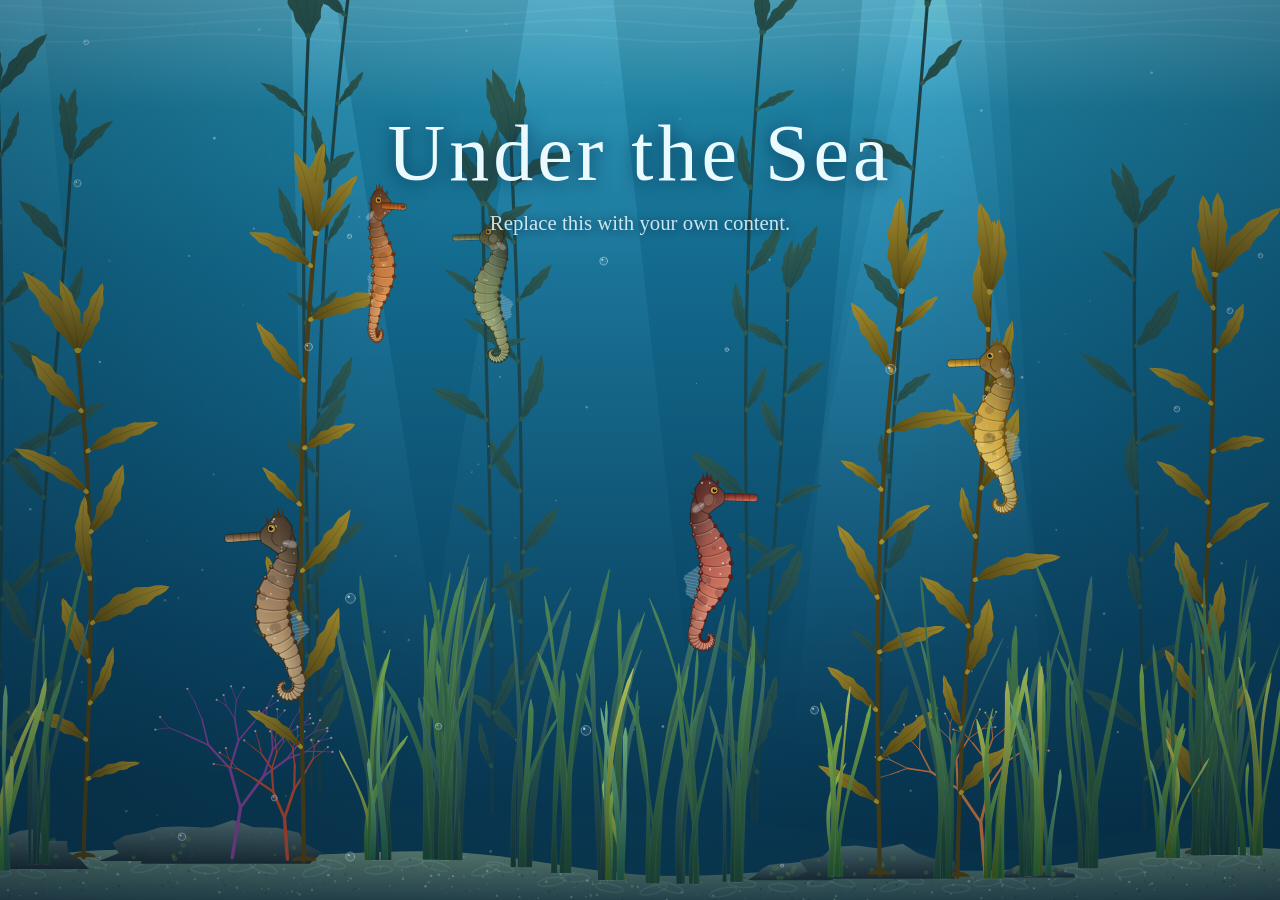
<file: backgrounds/ocean/seahorse.html>
<!DOCTYPE html>
<html lang="en">
<head>
<meta charset="UTF-8">
<meta name="viewport" content="width=device-width, initial-scale=1.0">
<title>Underwater Seahorses</title>
<style>
  * { margin: 0; padding: 0; box-sizing: border-box; }
  html, body { height: 100%; }
  body {
    font-family: Georgia, "Times New Roman", serif;
    background: #0a3d5c;
    overflow-x: hidden;
    color: #eafaff;
  }
  #ocean {
    position: fixed;
    inset: 0;
    width: 100%;
    height: 100%;
    z-index: 0;
    pointer-events: none;
  }
  /* Your page content goes here, above the ocean */
  main {
    position: relative;
    z-index: 1;
    min-height: 100vh;
    display: flex;
    flex-direction: column;
    align-items: center;
    justify-content: flex-start;
    text-align: center;
    padding: 12vh 16px 24px;
  }
  h1 {
    font-size: clamp(2.4rem, 7vw, 5rem);
    font-weight: normal;
    letter-spacing: 0.05em;
    text-shadow: 0 2px 18px rgba(0, 40, 70, 0.8);
  }
  p {
    margin-top: 12px;
    font-size: clamp(1rem, 2.5vw, 1.3rem);
    opacity: 0.85;
    text-shadow: 0 1px 10px rgba(0, 40, 70, 0.8);
  }
</style>
</head>
<body>
<canvas id="ocean"></canvas>

<main>
  <h1>Under the Sea</h1>
  <p>Replace this with your own content.</p>
</main>

<script>
(() => {
  const canvas = document.getElementById('ocean');
  const ctx = canvas.getContext('2d');
  const rand = (a, b) => a + Math.random() * (b - a);
  const pick = arr => arr[Math.floor(Math.random() * arr.length)];
  let W = 0, H = 0, dpr = 1, sizeScale = 1;

  /* =========================================================
     SEAHORSE  (natural colors, bony rings, long snout)
     ========================================================= */
  const HORSE_COLORS = [
    { light: '#F7D774', base: '#D9A428', dark: '#7A5410' }, // golden yellow
    { light: '#F5A25D', base: '#D2691E', dark: '#6E2F0C' }, // orange
    { light: '#D8B98A', base: '#A07850', dark: '#4A3420' }, // tan / brown
    { light: '#E58A73', base: '#B24A3A', dark: '#5A1E18' }, // reddish
    { light: '#B7B97E', base: '#7A7C45', dark: '#33351A' }  // olive
  ];

  // Spine of head-neck-trunk (x, y, half-width), facing right, ~130 units tall
  const CTRL = [[2,-50,8],[-4,-38,6],[0,-24,8.5],[7,-8,11],[8,8,11],[3,22,8.5],[-3,33,6],[-6,46,4.5]];
  const cr = (a, b, c, d, t) => {
    const t2 = t * t, t3 = t2 * t;
    return 0.5 * (2 * b + (-a + c) * t + (2 * a - 5 * b + 4 * c - d) * t2 + (-a + 3 * b - 3 * c + d) * t3);
  };
  const BODY = [];
  for (let i = 0; i < CTRL.length - 1; i++) {
    const p0 = CTRL[Math.max(i - 1, 0)], p1 = CTRL[i], p2 = CTRL[i + 1], p3 = CTRL[Math.min(i + 2, CTRL.length - 1)];
    for (let k = 0; k < 8; k++) {
      const t = k / 8;
      BODY.push({ x: cr(p0[0], p1[0], p2[0], p3[0], t), y: cr(p0[1], p1[1], p2[1], p3[1], t), w: p1[2] + (p2[2] - p1[2]) * t });
    }
  }
  BODY.push({ x: -6, y: 46, w: 4.5 });

  // Prehensile tail: a tightening spiral that curls forward
  const T_CX = 1, T_CY = 53;
  const T_A0 = Math.atan2(46 - T_CY, -6 - T_CX), T_R0 = Math.hypot(7, 7);
  function tailPoints(curl) {
    const out = [];
    for (let k = 1; k <= 34; k++) {
      const u = k / 34, a = T_A0 - curl * u, r = T_R0 * (1 - 0.78 * u);
      out.push({ x: T_CX + Math.cos(a) * r, y: T_CY + Math.sin(a) * r, w: 4.5 * (1 - u) * 0.85 + 0.9 });
    }
    return out;
  }

  // Skull profile (the snout is drawn separately as a 3D tube)
  const SKULL = [[-6,-46],[-7,-54],[-3,-60],[2,-62],[6,-60],[10,-56],[14,-52],[15,-48],[14,-44],[8,-40],[3,-36],[-2,-38]];
  const CROWN = [[-2,-60],[-1,-66],[0.5,-61],[2,-67],[3.5,-61.5],[5,-65],[6,-60.5]];
  const BROW_SPINE = [[8,-58],[10,-61],[11,-57]];
  const CHEEK_SPINE = [[-6,-50],[-10,-52],[-6.5,-47]];

  function makeHorse(i) {
    const depth = Math.random();
    const blobs = [];
    for (let k = 0; k < 22; k++) blobs.push({ x: rand(-14, 34), y: rand(-64, 40), r: rand(1.5, 4.5), light: Math.random() < 0.35 });
    const freckles = [];
    for (let k = 0; k < 40; k++) freckles.push({ x: rand(-14, 36), y: rand(-64, 44), r: rand(0.35, 0.9) });
    const h = {
      x: rand(80, W - 80), y: rand(H * 0.25, H * 0.68),
      vx: 0, vy: 0, tx: 0, ty: 0, wait: 0,
      depth,
      s: (0.8 + depth * 0.7) * sizeScale,
      speed: 0.18 + depth * 0.22,                 // seahorses are slow swimmers
      theta: Math.random() < 0.5 ? 0 : Math.PI, thetaTarget: 0, tilt: 0,
      phase: rand(0, Math.PI * 2),
      color: HORSE_COLORS[i % HORSE_COLORS.length],
      blobs, freckles
    };
    h.thetaTarget = h.theta;
    pickTarget(h);
    return h;
  }
  function pickTarget(h) {
    // mostly short hops, often more vertical than horizontal
    h.tx = Math.max(70, Math.min(W - 70, h.x + rand(-260, 260)));
    h.ty = Math.max(H * 0.2, Math.min(H * 0.72, h.y + rand(-160, 160)));
  }

  function shadePath(path, c, h, sg, kx) {
    const g = ctx.createLinearGradient(-16 * sg, -30, 22 * sg, 20);
    g.addColorStop(0, c.dark);
    g.addColorStop(0.5, c.base);
    g.addColorStop(1, c.light);
    ctx.fillStyle = g;
    ctx.fill(path);

    ctx.save();
    ctx.clip(path);
    for (const b of h.blobs) {
      ctx.fillStyle = b.light ? 'rgba(255,240,210,0.16)' : 'rgba(20,10,0,0.18)';
      ctx.beginPath(); ctx.arc(b.x * kx, b.y, b.r, 0, Math.PI * 2); ctx.fill();
    }
    ctx.fillStyle = 'rgba(255,250,235,0.55)';
    for (const f of h.freckles) { ctx.beginPath(); ctx.arc(f.x * kx, f.y, f.r, 0, Math.PI * 2); ctx.fill(); }
    const hl = ctx.createRadialGradient(10 * sg, -30, 2, 10 * sg, -30, 45);
    hl.addColorStop(0, 'rgba(255,255,240,0.22)');
    hl.addColorStop(1, 'rgba(255,255,240,0)');
    ctx.fillStyle = hl; ctx.fillRect(-50, -70, 100, 140);
    // darker back edge (and darker sides when seen from the front)
    const back = ctx.createLinearGradient(-14 * sg, 0, 2 * sg, 0);
    back.addColorStop(0, 'rgba(0,0,0,0.3)');
    back.addColorStop(1, 'rgba(0,0,0,0)');
    ctx.fillStyle = back; ctx.fillRect(-50, -70, 100, 140);
    ctx.restore();

    ctx.strokeStyle = 'rgba(20,10,0,0.45)';
    ctx.lineWidth = 0.8;
    ctx.stroke(path);
  }

  /* The seahorse is drawn as a simple 3D model rotated around its vertical axis.
     theta = 0 faces right, theta = PI faces left; halfway it looks at the viewer. */
  function drawSeahorse(h, t) {
    const c = h.color, th = h.theta;
    const co = Math.cos(th), si = Math.sin(th);
    const sg = co >= 0 ? 1 : -1;
    const wf = Math.sqrt(co * co + 0.42 * si * si);   // body is round-ish, never paper thin
    const kx = sg * wf;                                // horizontal factor for the skull
    const HX = 3;                                      // skull center
    const hx = x => HX * co + (x - HX) * kx;           // skull point -> screen x

    const curl = 5.0 + Math.sin(t * 0.9 + h.phase) * 0.6;
    const raw = BODY.concat(tailPoints(curl));
    const pts = raw.map(p => ({ x: p.x * co, y: p.y, w: p.w * wf }));

    const L = [], R = [], T = [];
    for (let i = 0; i < pts.length; i++) {
      const a = pts[Math.max(i - 1, 0)], b = pts[Math.min(i + 1, pts.length - 1)];
      const tx = b.x - a.x, ty = b.y - a.y, len = Math.hypot(tx, ty) || 1;
      const nx = -ty / len, ny = tx / len, p = pts[i];
      T.push([tx / len, ty / len]);
      L.push([p.x + nx * p.w, p.y + ny * p.w]);
      R.push([p.x - nx * p.w, p.y - ny * p.w]);
    }
    const bodyPath = new Path2D();
    bodyPath.moveTo(L[0][0], L[0][1]);
    for (const p of L) bodyPath.lineTo(p[0], p[1]);
    for (let i = R.length - 1; i >= 0; i--) bodyPath.lineTo(R[i][0], R[i][1]);
    bodyPath.closePath();

    const skullPath = new Path2D();
    SKULL.forEach(([x, y], i) => i ? skullPath.lineTo(hx(x), y) : skullPath.moveTo(hx(x), y));
    skullPath.closePath();

    ctx.save();
    ctx.translate(h.x, h.y);
    ctx.scale(h.s, h.s);
    ctx.rotate(h.tilt * co);
    ctx.globalAlpha = 0.72 + h.depth * 0.28;

    // dorsal fin on the back midline (thin, so it narrows to an edge when facing us)
    const base = [], outer = [];
    for (let k = 0; k <= 10; k++) {
      const v = k / 10;
      const bx = -3 + (-6 + 3) * v, by = 4 + 22 * v;
      const reach = 10 * Math.pow(Math.sin(Math.PI * (0.08 + v * 0.84)), 0.7);
      const ripple = Math.sin(t * 26 - k * 1.1 + h.phase) * 1.6;
      base.push([bx * co, by]);
      outer.push([(bx - reach) * co + ripple * Math.max(0.3, Math.abs(co)) * sg, by - 2]);
    }
    ctx.fillStyle = 'rgba(235,245,255,0.22)';
    ctx.beginPath();
    base.forEach(([x, y], i) => i ? ctx.lineTo(x, y) : ctx.moveTo(x, y));
    for (let k = outer.length - 1; k >= 0; k--) ctx.lineTo(outer[k][0], outer[k][1]);
    ctx.closePath(); ctx.fill();
    ctx.strokeStyle = 'rgba(255,255,255,0.35)';
    ctx.lineWidth = 0.4;
    for (let k = 0; k <= 10; k++) {
      ctx.beginPath(); ctx.moveTo(base[k][0], base[k][1]); ctx.lineTo(outer[k][0], outer[k][1]); ctx.stroke();
    }

    shadePath(bodyPath, c, h, sg, kx);

    // bony rings and ridge knobs
    for (let i = 12; i < pts.length - 2; i += (i < BODY.length ? 4 : 2)) {
      const p = pts[i], tg = T[i], bulge = p.w * 0.35;
      ctx.strokeStyle = 'rgba(20,10,0,0.32)';
      ctx.lineWidth = 0.8;
      ctx.beginPath();
      ctx.moveTo(L[i][0], L[i][1]);
      ctx.quadraticCurveTo(p.x + tg[0] * bulge, p.y + tg[1] * bulge, R[i][0], R[i][1]);
      ctx.stroke();
      ctx.strokeStyle = 'rgba(255,245,220,0.18)';
      ctx.beginPath();
      ctx.moveTo(L[i][0] + tg[0] * 0.8, L[i][1] + tg[1] * 0.8);
      ctx.quadraticCurveTo(p.x + tg[0] * (bulge + 0.8), p.y + tg[1] * (bulge + 0.8), R[i][0] + tg[0] * 0.8, R[i][1] + tg[1] * 0.8);
      ctx.stroke();
      const kr = 0.6 + raw[i].w * 0.09;
      ctx.fillStyle = c.dark;
      ctx.beginPath(); ctx.arc(L[i][0], L[i][1], kr * 1.15, 0, Math.PI * 2); ctx.fill();
      ctx.beginPath(); ctx.arc(R[i][0], R[i][1], kr * 1.15, 0, Math.PI * 2); ctx.fill();
      ctx.fillStyle = 'rgba(255,240,210,0.45)';
      ctx.beginPath(); ctx.arc(L[i][0], L[i][1] - kr * 0.3, kr * 0.45, 0, Math.PI * 2); ctx.fill();
    }

    const drawSnout = () => {
    // snout: a tube that foreshortens when it points toward you
    const sx0 = 9 * co, sy0 = -48.5, sx1 = 36 * co, sy1 = -47.5;
    const slen = Math.hypot(sx1 - sx0, sy1 - sy0);
    ctx.lineCap = 'round';
    ctx.strokeStyle = 'rgba(20,10,0,0.42)';
    ctx.lineWidth = 5.8;
    ctx.beginPath(); ctx.moveTo(sx0, sy0); ctx.lineTo(sx1, sy1); ctx.stroke();
    const sgr = ctx.createLinearGradient(0, -51, 0, -44.5);
    sgr.addColorStop(0, c.dark); sgr.addColorStop(0.6, c.base); sgr.addColorStop(1, c.light);
    ctx.strokeStyle = sgr;
    ctx.lineWidth = 4.8;
    ctx.beginPath(); ctx.moveTo(sx0, sy0); ctx.lineTo(sx1, sy1); ctx.stroke();
    // snout bands
    if (slen > 8) {
      ctx.strokeStyle = 'rgba(20,10,0,0.25)';
      ctx.lineWidth = 0.6;
      for (const u of [0.3, 0.5, 0.7, 0.88]) {
        const bx = sx0 + (sx1 - sx0) * u, by = sy0 + (sy1 - sy0) * u;
        ctx.beginPath(); ctx.moveTo(bx, by - 2.4); ctx.lineTo(bx - 0.3 * sg, by + 2.4); ctx.stroke();
      }
    }
    // mouth opening, visible when the snout points at the viewer
    if (si > 0.55) {
      ctx.fillStyle = `rgba(30,12,5,${(si - 0.55) * 1.8})`;
      ctx.beginPath(); ctx.ellipse(sx1, sy1, 1.6, 1.3, 0, 0, Math.PI * 2); ctx.fill();
    }

    };
    const snoutInFront = si > 0.6;
    if (!snoutInFront) drawSnout();

    // skull
    shadePath(skullPath, c, h, sg, kx);

    // crown and small spines
    ctx.fillStyle = c.dark;
    ctx.beginPath();
    CROWN.forEach(([x, y], i) => i ? ctx.lineTo(hx(x), y) : ctx.moveTo(hx(x), y));
    ctx.closePath(); ctx.fill();
    for (const sp of [BROW_SPINE, CHEEK_SPINE]) {
      ctx.beginPath();
      sp.forEach(([x, y], i) => i ? ctx.lineTo(hx(x), y) : ctx.moveTo(hx(x), y));
      ctx.fill();
    }

    // gill cover (only visible from the side)
    if (Math.abs(co) > 0.35) {
      ctx.strokeStyle = `rgba(20,10,0,${0.35 * Math.min(1, (Math.abs(co) - 0.35) * 2.5)})`;
      ctx.lineWidth = 0.8;
      ctx.beginPath();
      if (sg > 0) ctx.ellipse(hx(1), -47, 6 * wf, 6, 0, -0.9, 1.3);
      else ctx.ellipse(hx(1), -47, 6 * wf, 6, 0, Math.PI - 1.3, Math.PI + 0.9);
      ctx.stroke();
    }

    // eyes: one on each side of the head; both show when it looks at you
    for (const zs of [1, -1]) {
      const vis = zs * co + 0.45 * si;
      if (vis < 0.12) continue;
      const ex = 7 * co - zs * 4.6 * si;
      const fx = Math.max(0.4, Math.min(1, vis));
      const look = 0.3 * co;                    // pupil drifts toward the snout
      ctx.fillStyle = c.dark;
      ctx.beginPath(); ctx.ellipse(ex, -53, 3.2 * fx, 3.2, 0, 0, Math.PI * 2); ctx.fill();
      ctx.fillStyle = '#C9A23A';
      ctx.beginPath(); ctx.ellipse(ex, -53, 2.4 * fx, 2.4, 0, 0, Math.PI * 2); ctx.fill();
      ctx.fillStyle = '#0d0d12';
      ctx.beginPath(); ctx.ellipse(ex + look, -53, 1.4 * fx, 1.4, 0, 0, Math.PI * 2); ctx.fill();
      ctx.fillStyle = 'rgba(255,255,255,0.85)';
      ctx.beginPath(); ctx.arc(ex + 0.6 * fx, -53.8, 0.5, 0, Math.PI * 2); ctx.fill();
    }

    if (snoutInFront) drawSnout();

    // pectoral fin on the visible side
    ctx.save();
    ctx.translate(-1 * co - sg * 4 * si, -43);
    ctx.scale(kx, 1);
    ctx.rotate(-0.4 + Math.sin(t * 22 + h.phase) * 0.35);
    ctx.fillStyle = 'rgba(235,245,255,0.28)';
    ctx.beginPath(); ctx.ellipse(-4, 0, 5, 2.6, 0, 0, Math.PI * 2); ctx.fill();
    ctx.strokeStyle = 'rgba(255,255,255,0.3)'; ctx.lineWidth = 0.3;
    for (let k = -2; k <= 2; k++) { ctx.beginPath(); ctx.moveTo(0, 0); ctx.lineTo(-8.5, k * 1.1); ctx.stroke(); }
    ctx.restore();

    ctx.restore();
  }

  function updateHorse(h, t) {
    if (h.wait > 0) {
      h.wait--;
      h.vx *= 0.97; h.vy *= 0.97;
    } else {
      const dx = h.tx - h.x, dy = h.ty - h.y, dist = Math.hypot(dx, dy);
      if (dist < 20) {
        h.wait = Math.floor(rand(90, 360));   // hover in place for a while
        pickTarget(h);
      } else {
        h.vx += ((dx / dist) * h.speed - h.vx) * 0.015;
        h.vy += ((dy / dist) * h.speed - h.vy) * 0.015;
      }
    }
    h.x += h.vx;
    h.y += h.vy + Math.sin(t * 1.3 + h.phase) * 0.12;

    if (h.vx > 0.05) h.thetaTarget = 0;
    else if (h.vx < -0.05) h.thetaTarget = Math.PI;
    // turn around the vertical axis at a steady, eased pace (passes through facing the viewer)
    const dTh = h.thetaTarget - h.theta;
    h.theta += Math.sign(dTh) * Math.min(Math.abs(dTh), 0.008 + Math.abs(dTh) * 0.025);
    const lean = Math.min(0.18, Math.abs(h.vx) * 0.45);
    h.tilt += (lean + Math.sin(t * 0.8 + h.phase) * 0.03 - h.tilt) * 0.04;

    if (Math.random() < 0.003) bubbles.push(makeBubble(h.x + Math.cos(h.theta) * h.s * 36, h.y - h.s * 48, true));
  }

  /* =========================================================
     PLANTS: giant kelp, seagrass clumps, sea fans
     ========================================================= */
  let farKelp = [], midKelp = [], grassBack = [], grassFront = [], fans = [], rocks = [], sand = [];
  let horses = [], rays = [], bubbles = [], specks = [];

  const bedY = x => H - 38 - Math.sin(x * 0.006) * 12 - Math.sin(x * 0.017) * 5;
  let current = 0;

  function makeKelp(far) {
    const x = rand(-30, W + 30);
    const h = far ? rand(H * 0.6, H * 1.0) : rand(H * 0.5, H * 0.85);
    const blades = [];
    let side = Math.random() < 0.5 ? 1 : -1;
    for (let f = rand(0.1, 0.18); f < 0.97; f += rand(0.07, 0.11)) {
      const len = rand(45, 85) * (far ? 0.8 : 1) * sizeScale;
      blades.push({ f, side, len, wid: len * rand(0.09, 0.13), spread: rand(0.45, 0.95), ph: rand(0, 6) });
      side = -side;
    }
    for (let k = 0; k < 3; k++) {
      const len = rand(55, 95) * (far ? 0.8 : 1) * sizeScale;
      blades.push({ f: 1, side: k - 1, len, wid: len * 0.11, spread: 0.35, ph: rand(0, 6) });
    }
    return {
      x, h, blades, far,
      amp: rand(18, 34), speed: rand(0.35, 0.6), phase: rand(0, 6),
      stipe: far ? '#22382f' : '#4a3f17',
      c1: far ? '#2b4433' : '#5a4c14',
      c2: far ? '#3e5a3c' : '#a68f2e',
      width: (far ? 2.2 : 3.2) * sizeScale + 1
    };
  }

  function kelpPoint(k, f, t) {
    const sway = Math.sin(t * k.speed + k.phase - f * 1.8) * k.amp * Math.pow(f, 1.3) + current * k.h * 0.1 * f * f;
    return { x: k.x + sway, y: bedY(k.x) + 6 - k.h * f };
  }

  function drawBlade(x, y, ang, len, wid, t, ph, c1, c2) {
    ctx.save();
    ctx.translate(x, y);
    ctx.rotate(ang);
    // gas bladder (pneumatocyst)
    ctx.fillStyle = c2;
    ctx.beginPath(); ctx.ellipse(0, -3, 2.2, 3.2, 0, 0, Math.PI * 2); ctx.fill();
    const left = [], right = [], mid = [];
    for (let j = 0; j <= 14; j++) {
      const u = j / 14, yy = -(5 + len * u);
      const bend = u * u * len * 0.22 * Math.sin(t * 0.9 + ph);
      const half = wid * Math.pow(Math.sin(Math.PI * Math.min(1, 0.04 + u * 0.96)), 0.75) * (1 + 0.16 * Math.sin(u * 24 + t * 1.6 + ph));
      left.push([bend - half, yy]); right.push([bend + half, yy]); mid.push([bend, yy]);
    }
    const g = ctx.createLinearGradient(0, -5, 0, -5 - len);
    g.addColorStop(0, c1); g.addColorStop(1, c2);
    ctx.fillStyle = g;
    ctx.beginPath();
    ctx.moveTo(0, -5);
    for (const p of left) ctx.lineTo(p[0], p[1]);
    for (let j = right.length - 1; j >= 0; j--) ctx.lineTo(right[j][0], right[j][1]);
    ctx.closePath(); ctx.fill();
    ctx.strokeStyle = 'rgba(0,0,0,0.18)'; ctx.lineWidth = 0.7;
    ctx.beginPath(); mid.forEach(([mx, my], i) => i ? ctx.lineTo(mx, my) : ctx.moveTo(mx, my)); ctx.stroke();
    ctx.restore();
  }

  function drawKelp(k, t) {
    // stipe (stem)
    ctx.strokeStyle = k.stipe;
    ctx.lineWidth = k.width;
    ctx.lineCap = 'round';
    ctx.beginPath();
    for (let j = 0; j <= 24; j++) {
      const p = kelpPoint(k, j / 24, t);
      j ? ctx.lineTo(p.x, p.y) : ctx.moveTo(p.x, p.y);
    }
    ctx.stroke();
    // holdfast
    ctx.fillStyle = k.stipe;
    ctx.beginPath(); ctx.ellipse(k.x, bedY(k.x) + 6, 9 * sizeScale + 3, 5, 0, Math.PI, 0); ctx.fill();
    // blades streaming upward and with the current
    for (const b of k.blades) {
      const p = kelpPoint(k, b.f, t);
      const ang = b.side * b.spread + current * 0.5 + Math.sin(t * 0.8 + b.ph) * 0.15;
      drawBlade(p.x, p.y, ang, b.len, b.wid, t, b.ph, k.c1, k.c2);
    }
  }

  const GRASS_NEAR = [['#1f5530', '#7fb04a'], ['#2a6530', '#a3c35a'], ['#1d5444', '#6fae7e'], ['#3c5a1a', '#b4c25a']];
  const GRASS_FAR = [['#173f33', '#3f7a52'], ['#1b4535', '#4f8650'], ['#16383a', '#3e7266']];

  function makeClump(front) {
    const x = rand(-10, W + 10);
    const blades = [];
    const n = Math.floor(rand(5, 10));
    const palette = front ? GRASS_NEAR : GRASS_FAR;
    for (let i = 0; i < n; i++) {
      const col = pick(palette);
      blades.push({
        dx: rand(-10, 10),
        h: (front ? rand(H * 0.1, H * 0.24) : rand(H * 0.16, H * 0.34)),
        w: rand(2.2, 4.2) * (0.6 + sizeScale * 0.4),
        lean: rand(-0.5, 0.5),
        amp: rand(10, 24),
        speed: rand(0.7, 1.2),
        phase: rand(0, 6),
        c1: col[0], c2: col[1]
      });
    }
    return { x, blades };
  }

  function drawClump(c, t) {
    const by = bedY(c.x) + 8;
    for (const b of c.blades) {
      const left = [], right = [];
      for (let j = 0; j <= 16; j++) {
        const f = j / 16;
        const bend = b.lean * f * f * b.h * 0.35 + Math.sin(t * b.speed + b.phase - f * 2.4) * b.amp * Math.pow(f, 1.6) + current * b.h * 0.12 * f * f;
        const cx = c.x + b.dx + bend, cy = by - b.h * f;
        // twisting ribbon: width changes as the blade turns
        const tw = 0.45 + 0.55 * Math.abs(Math.cos(f * 3.2 + b.phase + t * 0.5));
        const half = b.w * (1 - 0.3 * f) * tw * (j === 16 ? 0.2 : 1);
        left.push([cx - half, cy]); right.push([cx + half, cy]);
      }
      const g = ctx.createLinearGradient(0, by, 0, by - b.h);
      g.addColorStop(0, b.c1); g.addColorStop(1, b.c2);
      ctx.fillStyle = g;
      ctx.beginPath();
      left.forEach(([x, y], i) => i ? ctx.lineTo(x, y) : ctx.moveTo(x, y));
      for (let j = right.length - 1; j >= 0; j--) ctx.lineTo(right[j][0], right[j][1]);
      ctx.closePath(); ctx.fill();
      ctx.strokeStyle = 'rgba(255,255,220,0.08)'; ctx.lineWidth = 0.6; ctx.stroke();
    }
  }

  function makeFan() {
    const segs = [];
    const size = rand(110, 180) * sizeScale;
    (function grow(x, y, a, len, d) {
      const x2 = x + Math.cos(a) * len, y2 = y + Math.sin(a) * len;
      segs.push({ x1: x, y1: y, x2, y2, w: Math.max(0.7, 3.4 - d * 0.6), tip: d >= 5 });
      if (d < 5) {
        const n = d < 2 ? 2 : (Math.random() < 0.65 ? 2 : 1);
        for (let k = 0; k < n; k++) {
          const da = n === 1 ? rand(-0.15, 0.15) : (k === 0 ? -1 : 1) * rand(0.25, 0.55);
          grow(x2, y2, a + da, len * rand(0.68, 0.82), d + 1);
        }
      }
    })(0, 0, -Math.PI / 2 + rand(-0.2, 0.2), size * 0.3, 0);
    const x = rand(30, W - 30);
    return { x, segs, phase: rand(0, 6), col: pick(['#8E3B6E', '#A9442F', '#C0703A', '#7A3E8E']) };
  }

  function drawFan(f, t) {
    const bx = f.x, by = bedY(f.x) + 4;
    const off = (x, y) => x + Math.sin(t * 0.6 + f.phase + y * 0.02) * (-y) * 0.04;
    ctx.strokeStyle = f.col;
    ctx.lineCap = 'round';
    for (const s of f.segs) {
      ctx.lineWidth = s.w;
      ctx.beginPath();
      ctx.moveTo(bx + off(s.x1, s.y1), by + s.y1);
      ctx.lineTo(bx + off(s.x2, s.y2), by + s.y2);
      ctx.stroke();
    }
    ctx.fillStyle = 'rgba(255,225,215,0.55)';
    for (const s of f.segs) if (s.tip) {
      ctx.beginPath(); ctx.arc(bx + off(s.x2, s.y2), by + s.y2, 1.1, 0, Math.PI * 2); ctx.fill();
    }
  }

  function makeRock() {
    const x = rand(0, W), rx = rand(30, 90) * (0.6 + sizeScale * 0.4), ry = rx * rand(0.35, 0.6);
    const pts = [];
    for (let k = 0; k <= 12; k++) {
      const a = Math.PI + (k / 12) * Math.PI;
      const j = rand(0.82, 1.08);
      pts.push([Math.cos(a) * rx * j, Math.sin(a) * ry * j]);
    }
    const algae = [];
    for (let k = 0; k < 14; k++) algae.push([rand(-rx * 0.7, rx * 0.7), rand(-ry * 0.8, -2), rand(1, 3)]);
    return { x, rx, ry, pts, algae };
  }

  function drawRock(r) {
    const by = bedY(r.x) + 10;
    const g = ctx.createLinearGradient(0, by - r.ry, 0, by);
    g.addColorStop(0, '#4d6b70'); g.addColorStop(1, '#1b2f38');
    ctx.fillStyle = g;
    ctx.beginPath();
    r.pts.forEach(([x, y], i) => i ? ctx.lineTo(r.x + x, by + y) : ctx.moveTo(r.x + x, by + y));
    ctx.closePath(); ctx.fill();
    ctx.fillStyle = 'rgba(90,130,70,0.35)';
    for (const [ax, ay, ar] of r.algae) { ctx.beginPath(); ctx.arc(r.x + ax, by + ay, ar, 0, Math.PI * 2); ctx.fill(); }
  }

  /* =========================================================
     Scene setup
     ========================================================= */
  function makeBubble(x, y, small) {
    return { x, y, r: small ? rand(1, 2.2) : rand(1.8, 5), vy: rand(0.5, 1.3), wob: rand(0, 6), wobAmp: rand(0.2, 0.6) };
  }
  let vents = [];

  function resize() {
    dpr = Math.min(window.devicePixelRatio || 1, 2);
    W = window.innerWidth;
    H = window.innerHeight;
    canvas.width = W * dpr;
    canvas.height = H * dpr;
    ctx.setTransform(dpr, 0, 0, dpr, 0, 0);
    sizeScale = Math.max(0.55, Math.min(1, W / 1200));

    const horseCount = Math.max(3, Math.min(6, Math.round(W / 240)));
    horses = [];
    for (let i = 0; i < horseCount; i++) horses.push(makeHorse(i));
    horses.sort((a, b) => a.depth - b.depth);

    farKelp = []; midKelp = []; grassBack = []; grassFront = []; fans = []; rocks = [];
    for (let i = 0; i < Math.round(W / 130); i++) farKelp.push(makeKelp(true));
    for (let i = 0; i < Math.max(2, Math.round(W / 280)); i++) midKelp.push(makeKelp(false));
    for (let i = 0; i < Math.round(W / 70); i++) grassBack.push(makeClump(false));
    for (let i = 0; i < Math.round(W / 170); i++) grassFront.push(makeClump(true));
    for (let i = 0; i < Math.max(2, Math.round(W / 420)); i++) fans.push(makeFan());
    for (let i = 0; i < Math.round(W / 300) + 2; i++) rocks.push(makeRock());

    sand = [];
    for (let i = 0; i < Math.round(W / 3); i++) {
      const x = rand(0, W);
      sand.push({ x, dy: rand(4, 40), r: rand(0.5, 1.4), a: rand(0.1, 0.35), light: Math.random() < 0.5 });
    }

    rays = [];
    for (let i = 0; i < 6; i++) rays.push({ x: rand(0, W), w: rand(60, 180), skew: rand(-120, 120), phase: rand(0, 6), speed: rand(0.2, 0.5) });

    specks = [];
    for (let i = 0; i < Math.round((W * H) / 12000); i++) specks.push({ x: rand(0, W), y: rand(0, H), r: rand(0.4, 1.4), vx: rand(-0.1, 0.1), vy: rand(-0.04, 0.1), a: rand(0.12, 0.45) });

    vents = [rand(W * 0.1, W * 0.9), rand(W * 0.1, W * 0.9)];
    bubbles = [];
    for (let i = 0; i < 18; i++) bubbles.push(makeBubble(rand(0, W), rand(0, H), false));
  }

  /* =========================================================
     Drawing layers
     ========================================================= */
  function drawBackground(t) {
    const g = ctx.createLinearGradient(0, 0, 0, H);
    g.addColorStop(0, '#2b9fbd');
    g.addColorStop(0.3, '#146f93');
    g.addColorStop(0.65, '#0b4a6a');
    g.addColorStop(1, '#06283d');
    ctx.fillStyle = g;
    ctx.fillRect(0, 0, W, H);

    const s = ctx.createLinearGradient(0, 0, 0, H * 0.12);
    s.addColorStop(0, 'rgba(210,245,255,0.35)');
    s.addColorStop(1, 'rgba(210,245,255,0)');
    ctx.fillStyle = s;
    ctx.fillRect(0, 0, W, H * 0.12);

    ctx.strokeStyle = 'rgba(220,250,255,0.1)';
    ctx.lineWidth = 2;
    for (let row = 0; row < 3; row++) {
      ctx.beginPath();
      const y0 = 10 + row * 14;
      for (let x = 0; x <= W; x += 20) {
        const y = y0 + Math.sin(x * 0.02 + t * 1.2 + row) * 4;
        x === 0 ? ctx.moveTo(x, y) : ctx.lineTo(x, y);
      }
      ctx.stroke();
    }
  }

  function drawRays(t) {
    ctx.save();
    ctx.globalCompositeOperation = 'lighter';
    for (const r of rays) {
      const a = 0.06 + 0.06 * (0.5 + 0.5 * Math.sin(t * r.speed + r.phase));
      const g = ctx.createLinearGradient(0, 0, 0, H * 0.85);
      g.addColorStop(0, `rgba(180,235,255,${a})`);
      g.addColorStop(1, 'rgba(180,235,255,0)');
      ctx.fillStyle = g;
      const sway = Math.sin(t * 0.3 + r.phase) * 30;
      ctx.beginPath();
      ctx.moveTo(r.x - r.w * 0.3 + sway, 0);
      ctx.lineTo(r.x + r.w * 0.3 + sway, 0);
      ctx.lineTo(r.x + r.w + r.skew, H * 0.85);
      ctx.lineTo(r.x - r.w + r.skew, H * 0.85);
      ctx.closePath();
      ctx.fill();
    }
    ctx.restore();
  }

  function drawSpecks() {
    for (const p of specks) {
      p.x += p.vx + current * 0.15; p.y += p.vy;
      if (p.y > H) p.y = 0;
      if (p.x < 0) p.x = W; else if (p.x > W) p.x = 0;
      ctx.fillStyle = `rgba(220,245,255,${p.a})`;
      ctx.beginPath(); ctx.arc(p.x, p.y, p.r, 0, Math.PI * 2); ctx.fill();
    }
  }

  function drawFarRidge() {
    ctx.fillStyle = '#0a3549';
    ctx.beginPath();
    ctx.moveTo(0, H);
    for (let x = 0; x <= W; x += 40) ctx.lineTo(x, H - 90 - Math.sin(x * 0.004 + 1) * 30 - Math.sin(x * 0.011) * 12);
    ctx.lineTo(W, H);
    ctx.closePath(); ctx.fill();
  }

  function drawHaze() {
    const g = ctx.createLinearGradient(0, 0, 0, H);
    g.addColorStop(0, 'rgba(20,110,145,0.25)');
    g.addColorStop(1, 'rgba(8,60,90,0.5)');
    ctx.fillStyle = g;
    ctx.fillRect(0, 0, W, H);
  }

  function drawSeabed(t) {
    const g = ctx.createLinearGradient(0, H - 70, 0, H);
    g.addColorStop(0, '#7a9e8f');
    g.addColorStop(0.4, '#55786f');
    g.addColorStop(1, '#2a4a52');
    ctx.fillStyle = g;
    ctx.beginPath();
    ctx.moveTo(0, H);
    for (let x = 0; x <= W; x += 20) ctx.lineTo(x, bedY(x));
    ctx.lineTo(W, H);
    ctx.closePath(); ctx.fill();

    for (const s of sand) {
      ctx.fillStyle = s.light ? `rgba(230,240,220,${s.a})` : `rgba(20,40,40,${s.a})`;
      ctx.beginPath(); ctx.arc(s.x, bedY(s.x) + s.dy, s.r, 0, Math.PI * 2); ctx.fill();
    }

    // caustic light patterns on the sand
    ctx.save();
    ctx.globalCompositeOperation = 'lighter';
    ctx.strokeStyle = 'rgba(200,245,255,0.06)';
    ctx.lineWidth = 1.5;
    for (let x = 0; x < W; x += 34) {
      const cx = x + Math.sin(t * 0.9 + x) * 10;
      ctx.beginPath();
      ctx.ellipse(cx, bedY(cx) + 14 + Math.cos(t * 0.7 + x) * 4, 14, 4, Math.sin(x) * 0.3, 0, Math.PI * 2);
      ctx.stroke();
    }
    ctx.restore();
  }

  function drawBubbles() {
    if (Math.random() < 0.05) {
      const vx = vents[Math.floor(Math.random() * vents.length)];
      bubbles.push(makeBubble(vx + rand(-6, 6), bedY(vx), Math.random() < 0.6));
    }
    for (let i = bubbles.length - 1; i >= 0; i--) {
      const b = bubbles[i];
      b.wob += 0.05;
      b.y -= b.vy;
      b.x += Math.sin(b.wob) * b.wobAmp;
      if (b.y < -10) { bubbles.splice(i, 1); continue; }
      ctx.strokeStyle = 'rgba(230,250,255,0.5)';
      ctx.fillStyle = 'rgba(200,240,255,0.1)';
      ctx.lineWidth = 0.8;
      ctx.beginPath(); ctx.arc(b.x, b.y, b.r, 0, Math.PI * 2); ctx.fill(); ctx.stroke();
      ctx.fillStyle = 'rgba(255,255,255,0.7)';
      ctx.beginPath(); ctx.arc(b.x - b.r * 0.35, b.y - b.r * 0.35, b.r * 0.25, 0, Math.PI * 2); ctx.fill();
    }
  }

  function drawVignette() {
    const g = ctx.createRadialGradient(W / 2, H * 0.45, Math.min(W, H) * 0.3, W / 2, H * 0.45, Math.max(W, H) * 0.8);
    g.addColorStop(0, 'rgba(0,15,30,0)');
    g.addColorStop(1, 'rgba(0,15,30,0.45)');
    ctx.fillStyle = g;
    ctx.fillRect(0, 0, W, H);
  }

  function frame(now, animate) {
    const t = now / 1000;
    current = Math.sin(t * 0.18) * 0.25 + Math.sin(t * 0.07) * 0.15;   // slow ocean surge

    drawBackground(t);
    drawRays(t);
    for (const k of farKelp) drawKelp(k, t);
    drawFarRidge();
    drawHaze();
    drawSpecks();
    drawSeabed(t);
    for (const r of rocks) drawRock(r);
    for (const f of fans) drawFan(f, t);
    for (const k of midKelp) drawKelp(k, t);
    for (const c of grassBack) drawClump(c, t);
    for (const h of horses) {
      if (animate) updateHorse(h, t);
      drawSeahorse(h, t);
    }
    for (const c of grassFront) drawClump(c, t);
    drawBubbles();
    drawVignette();
  }

  function loop(now) {
    frame(now, true);
    requestAnimationFrame(loop);
  }

  window.addEventListener('resize', resize);
  resize();

  if (window.matchMedia('(prefers-reduced-motion: reduce)').matches) {
    frame(0, false);
  } else {
    requestAnimationFrame(loop);
  }
})();
</script>
</body>
</html>
</file>
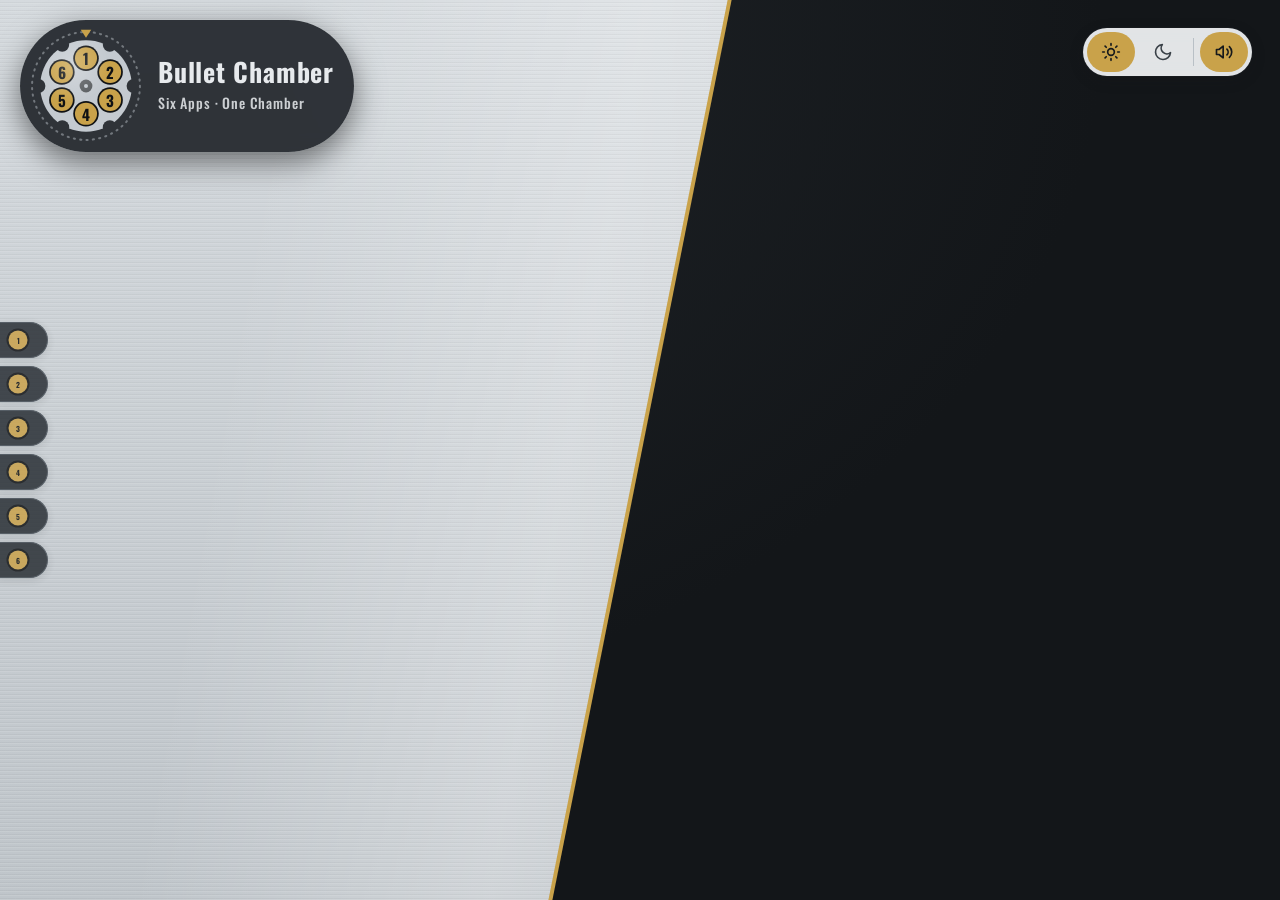
<file: backgrounds/ui/bullet-chamber.html>
<!doctype html>
<html lang="en">
<head>
<meta charset="utf-8">
<meta name="viewport" content="width=device-width, initial-scale=1">
<title>Bullet Chamber</title>
<link rel="preconnect" href="https://fonts.googleapis.com">
<link rel="preconnect" href="https://fonts.gstatic.com" crossorigin>
<link rel="stylesheet" href="https://fonts.googleapis.com/css2?family=Oswald:wght@500;700&display=swap">
<script>
  // Pick the theme before the page paints: saved choice, else the device setting.
  (function () {
    let t = null;
    try { t = localStorage.getItem('bc-theme'); } catch (e) {}
    if (t !== 'light' && t !== 'dark') t = matchMedia('(prefers-color-scheme: dark)').matches ? 'dark' : 'light';
    document.documentElement.dataset.theme = t;
  })();
</script>
<style>
  /* ============================================================
     BULLET CHAMBER: one file, six apps.
     Theme: edit these variables to recolor everything.
     ============================================================ */
  /* The screen is cut diagonally into two sides.
     Light theme: LEFT = light steel, RIGHT = dark gunmetal.
     Dark theme:  LEFT = dark gunmetal, RIGHT = light steel.
     The logo, menu and theme switch take the OPPOSITE side's colors
     so they stand out from the side they sit on. */
  :root {
    --brass: #C9A24A;       /* cartridges / accent / seam */
    --brass-hi: #E2BF6A;    /* active cartridge */
    --spin-ms: 1500;        /* spin length (read by JS) */
    --seam-top: 57%;        /* where the diagonal cut meets the top edge */
    --seam-bottom: 43%;     /* ...and the bottom edge */
    --display: 'Oswald', 'Arial Narrow', sans-serif;
  }
  /* LIGHT side colors */
  html[data-theme="light"] .L, html[data-theme="dark"] .R {
    --bg: #CDD2D6;
    --page: repeating-linear-gradient(0deg, rgba(255,255,255,.10) 0 1px, rgba(0,0,0,.035) 1px 2px, transparent 2px 4px),
            linear-gradient(100deg, rgba(255,255,255,0) 20%, rgba(255,255,255,.28) 45%, rgba(255,255,255,0) 70%),
            linear-gradient(180deg, #D5DADE, #BFC5CA);
    --glass: rgba(238,240,242,.95);  /* logo pill */
    --panel: #EEF0F2;       /* menu tabs */
    --line: #B9C0C6;        /* tab borders */
    --edge: rgba(58,65,72,.14);
    --shadow: rgba(22,25,28,.22);
    --ink: #3A4148;         /* text */
    --metal: #3A4148;       /* cylinder: dark gunmetal on a light pill */
    --hole: #16191C;        /* chamber holes */
  }
  /* DARK side colors */
  html[data-theme="dark"] .L, html[data-theme="light"] .R {
    --bg: #16191C;
    --page: radial-gradient(1000px 700px at 8% 4%, #2A3036 0%, #1B1F23 45%, #131619 100%);
    --glass: rgba(38,43,48,.95);
    --panel: #2A3036;
    --line: #444C54;
    --edge: rgba(231,234,237,.12);
    --shadow: rgba(0,0,0,.5);
    --ink: #E7EAED;
    --metal: #C4CAD0;       /* cylinder: light polished steel on a dark pill */
    --hole: #101214;
  }
  * { box-sizing: border-box; }
  html, body { margin: 0; min-height: 100vh; }
  body { font-family: var(--display); -webkit-font-smoothing: antialiased; }
  button { font: inherit; color: inherit; }

  /* ---------- Split background ---------- */
  .side { position: fixed; inset: 0; z-index: -2; background: var(--page), var(--bg); }
  .side.R { clip-path: polygon(var(--seam-top) 0, 100% 0, 100% 100%, var(--seam-bottom) 100%); }
  .seam { position: fixed; inset: 0; z-index: -1; background: var(--brass); pointer-events: none;
          clip-path: polygon(calc(var(--seam-top) - 2px) 0, calc(var(--seam-top) + 2px) 0, calc(var(--seam-bottom) + 2px) 100%, calc(var(--seam-bottom) - 2px) 100%); }
  .stage { color: var(--ink); }

  /* ---------- Floating logo ---------- */
  .logo { position: fixed; top: 20px; left: 20px; z-index: 10; display: flex; align-items: center; gap: 14px;
          padding: 8px 20px 8px 8px; border: 0; border-radius: 999px; cursor: pointer; text-align: left; color: var(--ink);
          background: var(--glass); backdrop-filter: blur(8px); -webkit-backdrop-filter: blur(8px);
          box-shadow: 0 10px 30px var(--shadow), 0 0 0 1px var(--edge); }
  .logo:focus-visible { outline: 3px solid var(--ink); outline-offset: 4px; }

  /* ---------- Light / dark switch ---------- */
  .theme { position: fixed; top: 28px; right: 28px; z-index: 10; display: flex; gap: 4px; padding: 4px; border-radius: 999px;
           background: var(--glass); backdrop-filter: blur(8px); -webkit-backdrop-filter: blur(8px);
           box-shadow: 0 4px 14px var(--shadow), 0 0 0 1px var(--edge); }
  .theme button { width: 48px; height: 40px; border: 0; border-radius: 999px; background: transparent; color: var(--ink); cursor: pointer; display: grid; place-items: center; }
  .theme button svg { width: 20px; height: 20px; }
  .theme button[aria-pressed="true"] { background: var(--brass); color: #16191C; }
  .theme button:focus-visible { outline: 3px solid var(--ink); outline-offset: 2px; }
  .theme .sep { width: 1px; margin: 6px 2px; background: var(--line); }
  .snd[aria-pressed="true"] .off, .snd[aria-pressed="false"] .on { display: none; }
  .logo svg { width: 116px; height: 116px; flex: none; display: block; }
  .logo-name { font-weight: 700; font-size: 26px; letter-spacing: .03em; line-height: 1; display: block; }
  .logo-sub { font-weight: 500; font-size: 14px; letter-spacing: .06em; display: block; margin-top: 7px; opacity: .85; }

  /* ---------- Left edge dock (the six apps) ---------- */
  .dock { position: fixed; left: 0; top: 50%; transform: translateY(-50%); display: flex; flex-direction: column; align-items: flex-start; gap: 8px; z-index: 5; padding: 8px 0; }
  .dk { display: flex; align-items: center; gap: 10px; text-decoration: none; color: var(--ink); background: var(--panel);
        border: 1px solid var(--line); border-left: 0; border-radius: 0 22px 22px 0;
        height: 36px; padding: 0 7px 0 10px; transform: translateX(-4px); opacity: .85; box-shadow: 0 2px 10px rgba(22,25,28,.14);
        cursor: pointer; transition: transform .22s ease, height .22s ease, opacity .22s, padding .22s, box-shadow .22s; }
  .dk .ico { width: 24px; height: 24px; flex: none; transition: width .22s, height .22s; }
  .dk .ico svg { width: 100%; height: 100%; display: block; }
  .dk .ico text { font-size: 15px; transition: font-size .22s; }
  .dk .lbl { max-width: 0; overflow: hidden; white-space: nowrap; font-weight: 500; font-size: 17px; letter-spacing: .03em; opacity: 0; transition: max-width .25s ease, opacity .2s; }
  .dk:hover, .dk:focus-visible, .dk.peek { transform: none; opacity: 1; height: 58px; padding: 0 18px 0 14px; box-shadow: 0 8px 24px rgba(22,25,28,.24); outline: none; }
  .dk:hover .ico, .dk:focus-visible .ico, .dk.peek .ico { width: 42px; height: 42px; }
  .dk:hover .lbl, .dk:focus-visible .lbl, .dk.peek .lbl { max-width: 220px; opacity: 1; }
  .dk[aria-current="page"] { border: 2px solid var(--brass); border-left: 0; opacity: 1; }
  .dk[aria-current="page"] .case { fill: var(--brass-hi); }
  @media (prefers-reduced-motion: reduce) { .dk, .dk * { transition: none !important; } }

  /* ---------- Body: left blank on purpose ---------- */
  .stage { min-height: 100vh; }
  .app-panel { min-height: 100vh; }

  /* ---------- Chamber SVG ---------- */
  .blur { opacity: 0; transition: opacity .6s ease; pointer-events: none; }
  .spinning .blur { opacity: .5; transition: opacity .15s ease; }
  .tick { transform-box: view-box; transform-origin: 200px 26px; }
  .tick.click { animation: tick .35s ease; }
  @keyframes tick { 50% { transform: scale(1.5); } }
  .case { fill: var(--brass); transition: fill .2s; }
  .round.on .case { fill: var(--brass-hi); }
</style>
</head>
<body>

<!-- Split background: left side, right side, brass seam -->
<div class="side L" aria-hidden="true"></div>
<div class="side R" aria-hidden="true"></div>
<div class="seam" aria-hidden="true"></div>

<button class="logo R" id="logo" type="button" aria-label="Bullet Chamber: spin and go home">
  <svg viewBox="0 0 400 400" id="logoSvg" aria-hidden="true"></svg>
  <span>
    <span class="logo-name">Bullet Chamber</span>
    <span class="logo-sub">Six Apps · One Chamber</span>
  </span>
</button>

<div class="theme L" role="group" aria-label="Theme and sound">
  <button type="button" data-set="light" aria-label="Light theme" aria-pressed="false"><svg viewBox="0 0 24 24" fill="none" stroke="currentColor" stroke-width="2" stroke-linecap="round" aria-hidden="true"><circle cx="12" cy="12" r="4"/><path d="M12 2v2M12 20v2M4.9 4.9l1.4 1.4M17.7 17.7l1.4 1.4M2 12h2M20 12h2M4.9 19.1l1.4-1.4M17.7 6.3l1.4-1.4"/></svg></button>
  <button type="button" data-set="dark" aria-label="Dark theme" aria-pressed="false"><svg viewBox="0 0 24 24" fill="none" stroke="currentColor" stroke-width="2" stroke-linecap="round" stroke-linejoin="round" aria-hidden="true"><path d="M21 12.8A9 9 0 1 1 11.2 3a7 7 0 0 0 9.8 9.8z"/></svg></button>
  <span class="sep" aria-hidden="true"></span>
  <button type="button" class="snd" id="snd" aria-label="Spin sound" aria-pressed="true"><svg viewBox="0 0 24 24" fill="none" stroke="currentColor" stroke-width="2" stroke-linecap="round" stroke-linejoin="round" aria-hidden="true"><path d="M11 5 6 9H3v6h3l5 4z"/><path class="on" d="M15.5 8.5a5 5 0 0 1 0 7M18.5 5.5a9 9 0 0 1 0 13"/><path class="off" d="m16 9 6 6M22 9l-6 6"/></svg></button>
</div>

<nav class="dock R" id="dock" aria-label="Apps"></nav>

<!-- BODY: blank. Each app gets its own panel; only the open one shows. -->
<main class="stage L">
  <div class="app-panel" data-app="1" hidden><!-- APP 1 goes here --></div>
  <div class="app-panel" data-app="2" hidden><!-- APP 2 goes here --></div>
  <div class="app-panel" data-app="3" hidden><!-- APP 3 goes here --></div>
  <div class="app-panel" data-app="4" hidden><!-- APP 4 goes here --></div>
  <div class="app-panel" data-app="5" hidden><!-- APP 5 goes here --></div>
  <div class="app-panel" data-app="6" hidden><!-- APP 6 goes here --></div>
</main>

<script>
/* ============================================================
   APPS: edit this list. Order = bullet order, top bullet first,
   then clockwise. Same order as the left menu, top to bottom.
   - name: shown in the left menu.
   - url:  if set, the app loads inside its panel (iframe).
   - init(panel): optional, runs once the first time the app opens.
   ============================================================ */
const APPS = [
  { name: 'App 1', url: '' },
  { name: 'App 2', url: '' },
  { name: 'App 3', url: '' },
  { name: 'App 4', url: '' },
  { name: 'App 5', url: '' },
  { name: 'App 6', url: '' },
];

/* ---------------- Chamber drawing ---------------- */
const NS = 'http://www.w3.org/2000/svg';
const C = 200;
const pos = (deg, r) => [C + r * Math.cos(deg * Math.PI / 180), C + r * Math.sin(deg * Math.PI / 180)];
function el(tag, attrs, parent) {
  const n = document.createElementNS(NS, tag);
  for (const k in attrs) n.setAttribute(k, attrs[k]);
  if (parent) parent.appendChild(n);
  return n;
}

function buildChamber(svg) {
  const defs = el('defs', {}, svg);
  const mask = el('mask', { id: 'flutes' }, defs);
  el('rect', { x: 0, y: 0, width: 400, height: 400, fill: '#fff' }, mask);
  for (let i = 0; i < 6; i++) { const [x, y] = pos(-60 + i * 60, 164); el('circle', { cx: x, cy: y, r: 24, fill: '#000' }, mask); }
  const g = el('radialGradient', { id: 'sheen', cx: '35%', cy: '28%', r: '75%' }, defs);
  el('stop', { offset: '0%', 'stop-color': '#fff', 'stop-opacity': '.25' }, g);
  el('stop', { offset: '55%', 'stop-color': '#fff', 'stop-opacity': '0' }, g);

  el('circle', { cx: C, cy: C, r: 186, fill: 'none', stroke: 'var(--metal)', 'stroke-opacity': '.45', 'stroke-width': 7, 'stroke-dasharray': '4 18', 'stroke-linecap': 'round' }, svg);
  const tick = el('path', { class: 'tick', d: 'M182,6 L218,6 L200,34 Z', fill: 'var(--brass)' }, svg);

  const cyl = el('g', { class: 'cyl' }, svg);
  el('circle', { cx: C, cy: C, r: 158, fill: 'var(--metal)', mask: 'url(#flutes)' }, cyl);
  const rounds = [], nums = [];
  APPS.forEach((app, i) => {
    const [x, y] = pos(-90 + i * 60, 96);
    const r = el('g', { class: 'round' }, cyl);
    el('circle', { cx: x, cy: y, r: 44, fill: 'var(--hole)' }, r);
    el('circle', { class: 'case', cx: x, cy: y, r: 38 }, r);
    const t = el('text', { class: 'num', x, y, 'text-anchor': 'middle', 'dominant-baseline': 'central', fill: 'var(--hole)', 'font-family': 'Oswald, Arial Narrow, sans-serif', 'font-weight': 700, 'font-size': 52 }, r);
    t.textContent = i + 1;
    t._cx = x; t._cy = y;   // the bullet's own center: numbers turn around this point
    rounds.push(r); nums.push(t);
  });
  el('circle', { cx: C, cy: C, r: 22, fill: 'var(--hole)', 'fill-opacity': '.6' }, cyl);
  el('circle', { cx: C, cy: C, r: 7, fill: 'var(--metal)' }, cyl);

  el('circle', { class: 'blur', cx: C, cy: C, r: 96, fill: 'none', stroke: 'var(--brass)', 'stroke-width': 80 }, svg);
  el('circle', { cx: C, cy: C, r: 158, fill: 'url(#sheen)', mask: 'url(#flutes)', 'pointer-events': 'none' }, svg);
  return { svg, cyl, tick, rounds, nums, angle: 0 };
}

/* ---------------- Spin mechanics ---------------- */
const reduceMotion = matchMedia('(prefers-reduced-motion: reduce)').matches;
const SPIN_MS = reduceMotion ? 0 : parseInt(getComputedStyle(document.documentElement).getPropertyValue('--spin-ms')) || 1500;
const OVERSHOOT = 6;   // degrees past the target before clicking back into place

// Put the cylinder at angle a. Each number counter-rotates around its own
// bullet's center, so it stays upright and exactly inside its chamber.
function setAngle(ch, a) {
  ch.cyl.setAttribute('transform', `rotate(${a} 200 200)`);
  ch.nums.forEach(n => n.setAttribute('transform', `rotate(${-a} ${n._cx} ${n._cy})`));
}

const easeOut = p => 1 - Math.pow(1 - p, 3);
const easeInOut = p => p < .5 ? 2 * p * p : 1 - Math.pow(-2 * p + 2, 2) / 2;

/* ---------------- Spin sound ("griii") ----------------
   Made in code with Web Audio, no sound files. One short metallic click
   each time the cylinder passes a notch, so it buzzes at full speed and
   slows to separate clicks as it comes to rest. */
const SOUND = {
  notchDeg: 30,     // a click every 30° of rotation (smaller = denser "griii")
  volume: 0.5,      // 0 to 1
};
let soundOn = true;
try { soundOn = localStorage.getItem('bc-sound') !== 'off'; } catch (e) {}
let actx = null, noise = null, out = null;

// Shared pieces: a noise buffer for the strike, and a limiter so the
// overlapping metal rings at full speed never distort.
function setupAudio(ctx) {
  actx = ctx;
  noise = ctx.createBuffer(1, Math.floor(ctx.sampleRate * 0.25), ctx.sampleRate);
  const d = noise.getChannelData(0);
  for (let k = 0; k < d.length; k++) d[k] = Math.random() * 2 - 1;
  out = ctx.createDynamicsCompressor();
  out.threshold.value = -14; out.knee.value = 6; out.ratio.value = 8;
  out.attack.value = 0.002; out.release.value = 0.08;
  out.connect(ctx.destination);
}

function audio() {
  if (!soundOn) return null;
  if (!actx) {
    const AC = window.AudioContext || window.webkitAudioContext;
    if (!AC) return null;
    setupAudio(new AC());
  }
  if (actx.state === 'suspended') actx.resume();
  return actx;
}

// Envelope helper: silent → peak in `att` s → fades out over `dec` s.
function env(g, when, peak, att, dec) {
  g.gain.setValueAtTime(0.0001, when);
  g.gain.exponentialRampToValueAtTime(Math.max(peak, 0.0002), when + att);
  g.gain.exponentialRampToValueAtTime(0.0001, when + att + dec);
}

// One steel ratchet click at time `when`. `strength` 0..1 (faster = a bit louder).
// Three layers: a sharp steel tick, a short "clink" of the cylinder body,
// and a brief metallic ring at uneven pitches (like a struck steel part).
function click(ac, when, strength) {
  const v = SOUND.volume * (0.55 + 0.45 * strength);

  // 1. sharp tick: very short, bright noise
  const tick = ac.createBufferSource(); tick.buffer = noise;
  const hp = ac.createBiquadFilter(); hp.type = 'highpass'; hp.frequency.value = 4500;
  const tg = ac.createGain(); env(tg, when, v * 1.0, 0.0005, 0.006);
  tick.connect(hp).connect(tg).connect(out);
  tick.start(when, Math.random() * 0.2, 0.012);

  // 2. body clink: gives the weight of a steel cylinder (not hollow plastic)
  const body = ac.createBufferSource(); body.buffer = noise;
  const bp = ac.createBiquadFilter(); bp.type = 'bandpass'; bp.frequency.value = 950; bp.Q.value = 5;
  const bg = ac.createGain(); env(bg, when, v * 1.4, 0.001, 0.018);
  body.connect(bp).connect(bg).connect(out);
  body.start(when, Math.random() * 0.2, 0.025);

  // 3. metal ring: inharmonic partials, each fading at its own speed
  const base = 1650 * (1 + (Math.random() - 0.5) * 0.03);
  [[1, 0.30, 0.070], [2.76, 0.20, 0.045], [5.40, 0.12, 0.025]].forEach(([ratio, amp, dec]) => {
    const o = ac.createOscillator(); o.type = 'sine'; o.frequency.value = base * ratio;
    const og = ac.createGain(); env(og, when, v * amp, 0.001, dec);
    o.connect(og).connect(out);
    o.start(when); o.stop(when + dec + 0.01);
  });
}

// Schedule every notch click for a spin of `travel` degrees over `mainMs`
// (easeOut motion). Times are exact, not per-frame.
function playSpin(travel, mainMs, totalMs) {
  const ac = audio(); if (!ac) return;
  const t0 = ac.currentTime + 0.01;
  const n = Math.floor(travel / SOUND.notchDeg);
  let prev = 0;
  for (let k = 1; k <= n; k++) {
    const p = 1 - Math.cbrt(1 - (k * SOUND.notchDeg) / travel);   // inverse of easeOut
    const gap = p - prev; prev = p;
    const strength = Math.min(1, 0.012 / Math.max(gap, 0.0001));   // tight gaps = fast = louder
    click(ac, t0 + p * mainMs / 1000, strength);
  }
}

// Spin so round i lands at the top. i = null: spin and re-lock where it is.
function spin(ch, i) {
  return new Promise(resolve => {
    const from = ch.angle;
    const target = i == null ? from % 360 : -i * 60;
    const delta = ((target - from) % 360 + 360) % 360;
    const to = from + 720 + delta;
    ch.angle = to;
    const finish = () => {
      setAngle(ch, to);
      ch.svg.classList.remove('spinning');
      ch.tick.classList.remove('click'); void ch.tick.getBBox(); ch.tick.classList.add('click');
      resolve();
    };
    if (!SPIN_MS) { finish(); return; }
    ch.svg.classList.add('spinning');
    const main = SPIN_MS * 0.82, settle = SPIN_MS - main, t0 = performance.now();
    playSpin(to + OVERSHOOT - from, main, SPIN_MS);
    const frame = now => {
      const t = now - t0;
      if (t < main) {
        setAngle(ch, from + (to + OVERSHOOT - from) * easeOut(t / main));
        if (t > SPIN_MS * 0.45) ch.svg.classList.remove('spinning');
        requestAnimationFrame(frame);
      } else if (t < SPIN_MS) {
        setAngle(ch, to + OVERSHOOT * (1 - easeInOut((t - main) / settle)));
        requestAnimationFrame(frame);
      } else finish();
    };
    requestAnimationFrame(frame);
  });
}

/* ---------------- Build UI ---------------- */
const chamber = buildChamber(document.getElementById('logoSvg'));
const dock = document.getElementById('dock');
const tabs = APPS.map((app, i) => {
  const a = document.createElement('a');
  a.className = 'dk'; a.href = `#/app-${i + 1}`;
  a.innerHTML = `<span class="ico"><svg viewBox="0 0 48 48" aria-hidden="true"><circle cx="24" cy="24" r="23" fill="var(--hole)"/><circle class="case" cx="24" cy="24" r="19"/><text x="24" y="25" text-anchor="middle" dominant-baseline="central" font-family="Oswald, Arial Narrow, sans-serif" font-weight="700" font-size="24" fill="var(--hole)">${i + 1}</text></svg></span><span class="lbl"></span>`;
  a.querySelector('.lbl').textContent = app.name;
  a.addEventListener('click', e => { e.preventDefault(); launch(i); });
  dock.appendChild(a);
  return a;
});

/* ---------------- Routing (#/app-3 etc.) ---------------- */
const panels = [...document.querySelectorAll('.app-panel')];
const started = new Set();
let busy = false;

function mountApp(i) {
  if (started.has(i)) return;
  started.add(i);
  const app = APPS[i], panel = panels[i];
  if (app.url) {
    const f = document.createElement('iframe');
    f.src = app.url; f.title = app.name;
    f.style.cssText = 'width:100%;height:100vh;border:0;display:block';
    panel.appendChild(f);
  }
  if (typeof app.init === 'function') app.init(panel);
}

function render() {
  const m = location.hash.match(/^#\/app-(\d)$/);
  const i = m ? +m[1] - 1 : -1;
  const ok = i >= 0 && i < APPS.length;
  panels.forEach((p, k) => p.hidden = k !== i);
  tabs.forEach((t, k) => k === i ? t.setAttribute('aria-current', 'page') : t.removeAttribute('aria-current'));
  chamber.rounds.forEach((r, k) => r.classList.toggle('on', k === i));
  if (ok) mountApp(i);
  document.title = ok ? `${APPS[i].name} · Bullet Chamber` : 'Bullet Chamber';
}

async function launch(i) {
  if (busy) return;
  busy = true;
  await spin(chamber, i);
  busy = false;
  location.hash = `#/app-${i + 1}`;
}

document.getElementById('logo').addEventListener('click', async () => {
  if (busy) return;
  busy = true;
  await spin(chamber, null);
  busy = false;
  if (location.hash) { history.pushState(null, '', location.pathname + location.search); render(); }
});

/* ---------------- Light / dark theme ---------------- */
// Remembers the choice in this browser; with no choice, follows the device setting.
const themeBtns = [...document.querySelectorAll('.theme button[data-set]')];

/* ---------------- Sound on/off ---------------- */
const sndBtn = document.getElementById('snd');
sndBtn.setAttribute('aria-pressed', String(soundOn));
sndBtn.addEventListener('click', () => {
  soundOn = !soundOn;
  sndBtn.setAttribute('aria-pressed', String(soundOn));
  try { localStorage.setItem('bc-sound', soundOn ? 'on' : 'off'); } catch (e) {}
  if (soundOn) { const ac = audio(); if (ac) click(ac, ac.currentTime + 0.01, 1); }   // a little click to confirm
});
// (The starting theme is set by the small script in <head>, before the page paints.)
const darkQuery = matchMedia('(prefers-color-scheme: dark)');
function showTheme() {
  const t = document.documentElement.dataset.theme;
  themeBtns.forEach(b => b.setAttribute('aria-pressed', String(b.dataset.set === t)));
}
function setTheme(t, remember) {
  document.documentElement.dataset.theme = t;
  if (remember) { try { localStorage.setItem('bc-theme', t); } catch (e) {} }
  showTheme();
}
themeBtns.forEach(b => b.addEventListener('click', () => setTheme(b.dataset.set, true)));
darkQuery.addEventListener?.('change', e => {
  let saved = null; try { saved = localStorage.getItem('bc-theme'); } catch (err) {}
  if (!saved) setTheme(e.matches ? 'dark' : 'light', false);
});
showTheme();

window.addEventListener('hashchange', render);
window.addEventListener('popstate', render);
render();
</script>
</body>
</html>
</file>
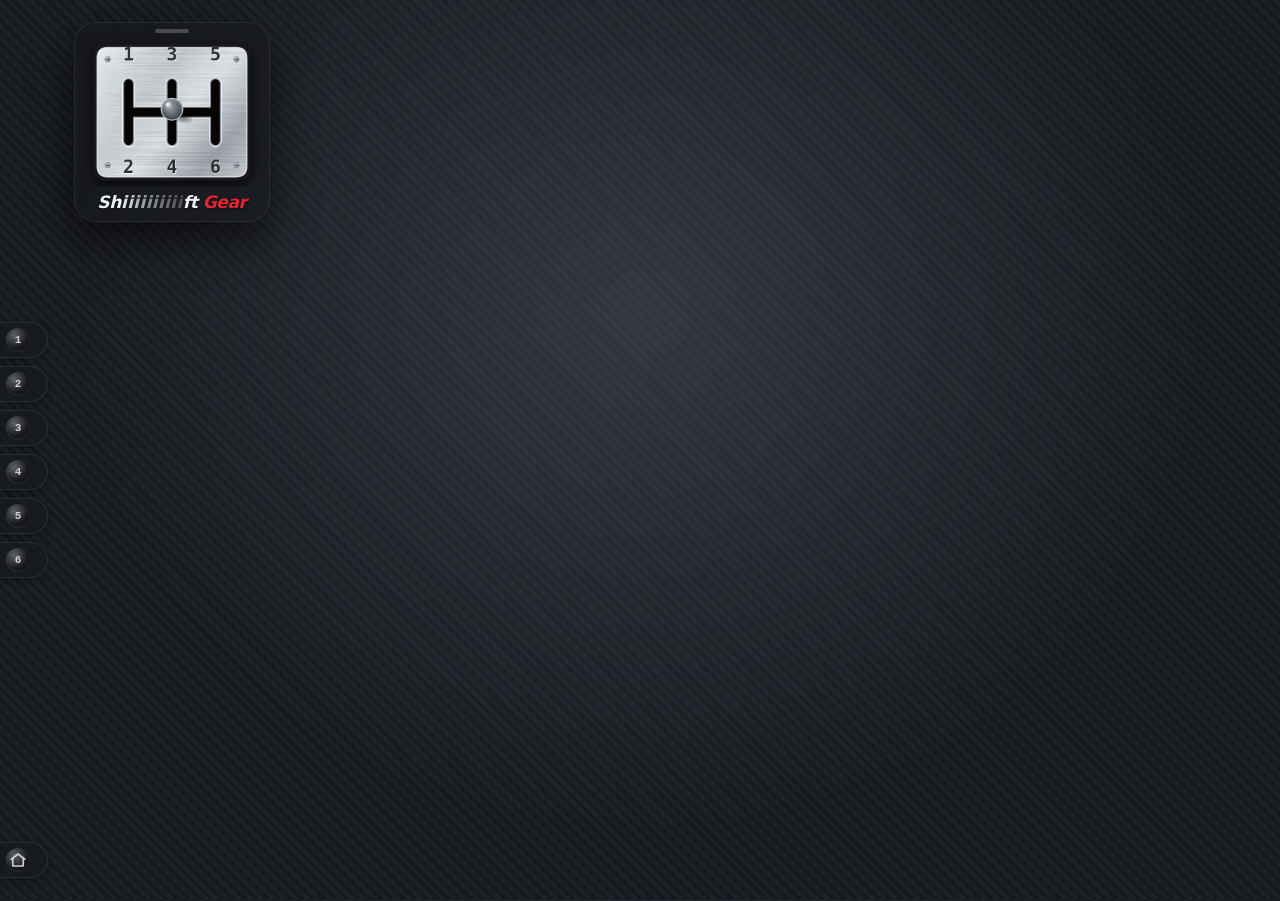
<file: backgrounds/ui/shift-gear.html>
<!doctype html><html><head><meta charset=utf8><meta name=viewport content="width=device-width,initial-scale=1,viewport-fit=cover"><style>:root{color-scheme:light;box-sizing:border-box;padding-top:env(safe-area-inset-top,0px);padding-bottom:env(safe-area-inset-bottom,0px)}html{scroll-padding-top:env(safe-area-inset-top,0px)}body{margin:0;padding:0;font:14px -apple-system,BlinkMacSystemFont,sans-serif;background:#fff;color:#000}img{max-width:100%}[hidden]:not([hidden=until-found i]){display:none!important}</style></head><body>
<title>Shift Gear</title>
<style>
  :root {
    --bg: #171a1f;
    --text: #eef1f4;
    --tab: rgba(22, 25, 30, 0.92);
    --tab-border: rgba(255, 255, 255, 0.1);
    --accent: #e3262f;
    --logo-width: 196px;
    color-scheme: dark;
  }
  * { margin: 0; padding: 0; box-sizing: border-box; }
  html, body { height: 100%; }
  body {
    font-family: system-ui, -apple-system, "Segoe UI", Roboto, sans-serif;
    color: var(--text);
    background:
      radial-gradient(ellipse at 50% 35%, rgba(96, 104, 116, 0.38), transparent 62%),
      repeating-linear-gradient(45deg, #1d2025 0 4px, #16191d 4px 8px),
      var(--bg);
    min-height: 100vh;
    overflow-x: hidden;
  }

  /* Your page content goes here (left blank on purpose) */
  main { min-height: 100vh; }

  /* ---------- floating logo (drag it by its card or the bar on top) ---------- */
  .logo-float {
    position: fixed;
    top: calc(22px + env(safe-area-inset-top, 0px));
    left: calc(74px + env(safe-area-inset-left, 0px));
    width: var(--logo-width);
    z-index: 6;
    padding: 14px 10px 8px;
    border-radius: 22px;
    background: rgba(20, 23, 28, 0.55);
    border: 1px solid rgba(255, 255, 255, 0.08);
    box-shadow: 0 18px 44px rgba(0, 0, 0, 0.6);
    backdrop-filter: blur(8px);
    -webkit-backdrop-filter: blur(8px);
    cursor: move;
    touch-action: none;
    user-select: none;
    -webkit-user-select: none;
    transition: box-shadow 0.2s ease;
  }
  .logo-float.moving { box-shadow: 0 26px 60px rgba(0, 0, 0, 0.75); }
  /* the name under the logo: the stretched i's fade like an engine revving */
  .wordmark {
    margin: 6px 0 2px;
    text-align: center;
    white-space: nowrap;
    font: italic 800 17px/1.1 system-ui, -apple-system, "Segoe UI", Roboto, sans-serif;
    letter-spacing: -0.02em;
    color: #eef1f4;
    text-shadow: 0 1px 2px rgba(0, 0, 0, 0.6);
  }
  .wordmark .rev {
    letter-spacing: 0.02em;
    background: linear-gradient(90deg, #eef1f4 0%, rgba(238, 241, 244, 0.55) 45%, rgba(238, 241, 244, 0.25) 100%);
    -webkit-background-clip: text; background-clip: text;
    -webkit-text-fill-color: transparent; color: transparent;
    text-shadow: none;
  }
  .wordmark .gear { margin-left: 0.3em; color: var(--accent); }
  .logo-float .grip {
    position: absolute; top: 6px; left: 50%;
    width: 34px; height: 4px; margin-left: -17px;
    border-radius: 4px; background: rgba(255, 255, 255, 0.22);
  }
  #shifter { display: block; width: 100%; aspect-ratio: 1 / 0.86; touch-action: none; }
  #shifter.on-knob { cursor: grab; }
  #shifter.dragging { cursor: grabbing; }
  #shifter:focus-visible { outline: 2px solid var(--accent); outline-offset: 4px; border-radius: 14px; }

  /* ---------- left edge menu: half-size tabs that slide out ---------- */
  .dock {
    position: fixed; left: 0; top: 50%; transform: translateY(-50%);
    display: flex; flex-direction: column; align-items: flex-start; gap: 8px;
    z-index: 5; padding: 8px 0 8px env(safe-area-inset-left, 0px);
  }
  .dk {
    display: flex; align-items: center; gap: 10px;
    text-decoration: none; color: var(--text);
    background: var(--tab); border: 1px solid var(--tab-border); border-left: 0;
    border-radius: 0 22px 22px 0;
    height: 36px; padding: 0 7px 0 10px;
    transform: translateX(-4px); opacity: 0.85;
    box-shadow: 0 2px 10px rgba(0, 0, 0, 0.35);
    transition: transform .22s ease, height .22s ease, opacity .22s, padding .22s, box-shadow .22s, border-color .22s;
  }
  .dk .ico { width: 24px; height: 24px; display: grid; place-items: center; flex: none; transition: width .22s, height .22s; }
  .dk .knob {
    width: 100%; height: 100%; border-radius: 50%;
    display: grid; place-items: center;
    background: radial-gradient(circle at 35% 30%, #6b6f75, #1b1c1f 55%, #000);
    color: #eef1f4; font: 700 11px ui-monospace, Menlo, Consolas, monospace;
    box-shadow: inset 0 -1px 2px rgba(255, 255, 255, 0.15);
    transition: font-size .22s, color .22s;
  }
  .dk .lbl {
    max-width: 0; overflow: hidden; white-space: nowrap;
    font-weight: 700; font-size: 15px; opacity: 0;
    transition: max-width .25s ease, opacity .2s;
  }
  /* slid out: when pointed at, focused, or selected */
  .dk:hover, .dk:focus-visible, .dk.on {
    transform: none; opacity: 1; height: 58px; padding: 0 18px 0 14px;
    box-shadow: 0 8px 24px rgba(0, 0, 0, 0.5); outline: none;
  }
  .dk:hover .ico, .dk:focus-visible .ico, .dk.on .ico { width: 42px; height: 42px; }
  .dk:hover .knob, .dk:focus-visible .knob, .dk.on .knob { font-size: 18px; }
  .dk:hover .lbl, .dk:focus-visible .lbl, .dk.on .lbl { max-width: 200px; opacity: 1; }
  .dk:focus-visible { box-shadow: 0 0 0 2px #fff, 0 8px 24px rgba(0, 0, 0, 0.5); }
  /* the selected gear */
  .dk.on { border: 2px solid var(--accent); border-left: 0; }
  .dk.on .knob { color: #ff4a52; text-shadow: 0 0 8px rgba(255, 50, 60, 0.8); }

  /* Neutral tab, bottom-left (works like a home button) */
  .home { position: fixed; left: 0; bottom: calc(22px + env(safe-area-inset-bottom, 0px)); z-index: 5; padding-left: calc(10px + env(safe-area-inset-left, 0px)); }
  .home .ico svg { width: 18px; height: 18px; color: #eef1f4; transition: width .22s, height .22s; }
  .home .ico .knob { color: #eef1f4; }
  .home:hover .ico svg, .home:focus-visible .ico svg { width: 24px; height: 24px; }
  .home:active { transform: scale(0.97); }

  .sr-only { position: absolute; width: 1px; height: 1px; overflow: hidden; clip: rect(0 0 0 0); white-space: nowrap; }
  @media (prefers-reduced-motion: reduce) { .dk, .dk * { transition: none !important; } }
</style>

<div class="logo-float" id="logoFloat" title="Drag to move">
  <span class="grip" aria-hidden="true"></span>
  <canvas id="shifter" tabindex="0" role="application"
    aria-label="Shift Gear logo. Drag the knob, or press 1 to 6 to choose a project and N for neutral."></canvas>
  <div class="wordmark" aria-hidden="true"><span>Sh</span><span class="rev">iiiiiiiiii</span><span>ft</span><span class="gear">Gear</span></div>
  <span class="sr-only">Shift Gear</span>
</div>

<nav class="dock" id="dock" aria-label="Projects"></nav>

<a href="#" class="dk home" id="homeBtn" aria-label="Neutral: back to the start">
  <span class="ico"><span class="knob"><svg viewBox="0 0 24 24" fill="none" stroke="currentColor" stroke-width="2.2" stroke-linecap="round" stroke-linejoin="round" aria-hidden="true"><path d="M3 11 12 4l9 7"/><path d="M5 10v10h14V10"/></svg></span></span>
  <span class="lbl">Neutral</span>
</a>

<main></main>

<p class="sr-only" id="announce" aria-live="polite"></p>

<script>
/* =============================================================
   YOUR PROJECTS: one per gear. Add the links here later.
   ============================================================= */
const PROJECTS = [
  { gear: 1, name: 'Project One',   url: '' },
  { gear: 2, name: 'Project Two',   url: '' },
  { gear: 3, name: 'Project Three', url: '' },
  { gear: 4, name: 'Project Four',  url: '' },
  { gear: 5, name: 'Project Five',  url: '' },
  { gear: 6, name: 'Project Six',   url: '' }
];
const OPEN_ON_SELECT = true;     // open a project's link once its gear is selected (if it has a link)
const OPEN_IN_NEW_TAB = false;   // true: projects open in a new tab
const SOUND = true;              // soft clunk when a gear clicks in

(() => {
  'use strict';
  const canvas = document.getElementById('shifter');
  const ctx = canvas.getContext('2d');
  const card = document.getElementById('logoFloat');
  const dock = document.getElementById('dock');
  const announce = document.getElementById('announce');
  const TAU = Math.PI * 2;
  const clamp = (v, a, b) => Math.max(a, Math.min(b, v));
  const reduceMotion = window.matchMedia('(prefers-reduced-motion: reduce)').matches;

  /* ---------- Gate geometry (columns at x = -1, 0, 1; y from -1 top to 1 bottom) ---------- */
  const COLS = [-1, 0, 1];
  const gearPos = g => ({ x: COLS[Math.floor((g - 1) / 2)], y: g % 2 === 1 ? -1 : 1 });
  const onCol = (p, c) => Math.abs(p.x - c) < 1e-3;
  const gearAt = p => {
    if (Math.abs(p.y) < 0.97) return 0;
    const ci = COLS.findIndex(c => onCol(p, c));
    return ci < 0 ? 0 : ci * 2 + (p.y < 0 ? 1 : 2);
  };

  let W = 0, H = 0, dpr = 1, L = null, plate = null;
  const cur = { x: 0, y: 0 };
  let goal = { x: 0, y: 0 };
  let dragging = false, engaged = 0, wobble = 0;

  /* ---------- Layout and the brushed-metal plate ---------- */
  function layout() {
    const r = canvas.getBoundingClientRect();
    dpr = Math.min(window.devicePixelRatio || 1, 2) * 1.5;      // extra sharp: it's a small logo
    W = r.width; H = r.height;
    canvas.width = Math.round(W * dpr); canvas.height = Math.round(H * dpr);
    ctx.setTransform(dpr, 0, 0, dpr, 0, 0);
    const pw = W * 0.86, ph = pw * 0.86;
    const py = (H - ph) / 2;
    L = {
      pw, ph, px: (W - pw) / 2, py,
      cx: W / 2, cy: py + ph / 2,
      ux: pw * 0.29, uy: ph * 0.22,
      slot: pw * 0.034, lift: pw * 0.02, knobR: pw * 0.075,
      font: Math.round(pw * 0.12), numOff: pw * 0.15
    };
    plate = renderPlate();
  }
  const toScreen = p => ({ x: L.cx + p.x * L.ux, y: L.cy + p.y * L.uy });

  function rr(x, X, Y, w, h, r) {
    x.beginPath();
    x.moveTo(X + r, Y); x.lineTo(X + w - r, Y); x.quadraticCurveTo(X + w, Y, X + w, Y + r);
    x.lineTo(X + w, Y + h - r); x.quadraticCurveTo(X + w, Y + h, X + w - r, Y + h);
    x.lineTo(X + r, Y + h); x.quadraticCurveTo(X, Y + h, X, Y + h - r);
    x.lineTo(X, Y + r); x.quadraticCurveTo(X, Y, X + r, Y);
    x.closePath();
  }
  function gatePath(x) {
    x.beginPath();
    const a = toScreen({ x: -1, y: 0 }), b = toScreen({ x: 1, y: 0 });
    x.moveTo(a.x, a.y); x.lineTo(b.x, b.y);
    for (const c of COLS) {
      const t = toScreen({ x: c, y: -1 }), u = toScreen({ x: c, y: 1 });
      x.moveTo(t.x, t.y); x.lineTo(u.x, u.y);
    }
  }
  const numberY = g => toScreen(gearPos(g)).y + (g % 2 ? -1 : 1) * (L.slot + L.numOff);

  function renderPlate() {
    const c = document.createElement('canvas');
    c.width = canvas.width; c.height = canvas.height;
    const x = c.getContext('2d');
    x.setTransform(dpr, 0, 0, dpr, 0, 0);
    const { px, py, pw, ph } = L;
    const rad = pw * 0.07;
    x.save();
    x.shadowColor = 'rgba(0,0,0,0.75)'; x.shadowBlur = 16; x.shadowOffsetY = 6;
    rr(x, px - 4, py - 4, pw + 8, ph + 8, rad + 3);
    x.fillStyle = '#16181c'; x.fill();
    x.restore();
    // brushed aluminium
    rr(x, px, py, pw, ph, rad);
    x.save(); x.clip();
    const g = x.createLinearGradient(px, py, px + pw, py + ph);
    g.addColorStop(0, '#e9ecef'); g.addColorStop(0.35, '#b9bec4'); g.addColorStop(0.55, '#d7dbdf'); g.addColorStop(0.8, '#9aa0a7'); g.addColorStop(1, '#c4c8cd');
    x.fillStyle = g; x.fillRect(px, py, pw, ph);
    for (let i = 0; i < ph * 4; i++) {
      const yy = py + Math.random() * ph;
      x.strokeStyle = Math.random() < 0.5 ? `rgba(255,255,255,${0.05 + Math.random() * 0.12})` : `rgba(60,66,72,${0.04 + Math.random() * 0.1})`;
      x.lineWidth = 0.4;
      const x0 = px + Math.random() * pw * 0.4;
      x.beginPath(); x.moveTo(x0, yy); x.lineTo(x0 + pw * (0.3 + Math.random() * 0.6), yy); x.stroke();
    }
    const rg = x.createLinearGradient(px, py, px + pw * 0.6, py + ph);
    rg.addColorStop(0, 'rgba(255,255,255,0)'); rg.addColorStop(0.5, 'rgba(255,255,255,0.22)'); rg.addColorStop(1, 'rgba(255,255,255,0)');
    x.fillStyle = rg; x.fillRect(px, py, pw, ph);
    x.restore();
    rr(x, px, py, pw, ph, rad);
    x.strokeStyle = 'rgba(255,255,255,0.75)'; x.lineWidth = 1.2; x.stroke();
    // screws
    for (const [sx, sy] of [[px + pw * 0.07, py + ph * 0.09], [px + pw * 0.93, py + ph * 0.09], [px + pw * 0.07, py + ph * 0.91], [px + pw * 0.93, py + ph * 0.91]]) {
      const r = pw * 0.02;
      const sg = x.createRadialGradient(sx - r * 0.4, sy - r * 0.4, r * 0.1, sx, sy, r);
      sg.addColorStop(0, '#f4f6f8'); sg.addColorStop(1, '#6f757c');
      x.fillStyle = sg; x.beginPath(); x.arc(sx, sy, r, 0, TAU); x.fill();
      x.strokeStyle = '#3a3f45'; x.lineWidth = r * 0.35;
      x.beginPath(); x.moveTo(sx - r * 0.6, sy - r * 0.2); x.lineTo(sx + r * 0.6, sy + r * 0.2); x.stroke();
    }
    // the gate slots
    x.lineCap = 'round'; x.lineJoin = 'round';
    gatePath(x); x.strokeStyle = 'rgba(255,255,255,0.9)'; x.lineWidth = L.slot * 2 + 2.5; x.stroke();
    gatePath(x); x.strokeStyle = '#7d838a'; x.lineWidth = L.slot * 2 + 0.8; x.stroke();
    gatePath(x); x.strokeStyle = '#050506'; x.lineWidth = L.slot * 2 - 1.5; x.stroke();
    // engraved gear numbers
    x.textAlign = 'center'; x.textBaseline = 'middle';
    x.font = `700 ${L.font}px ui-monospace, Menlo, Consolas, monospace`;
    for (let n = 1; n <= 6; n++) {
      const p = toScreen(gearPos(n)), ty = numberY(n);
      x.fillStyle = 'rgba(255,255,255,0.85)'; x.fillText(n, p.x + 0.6, ty + 0.6);
      x.fillStyle = '#2a2e33'; x.fillText(n, p.x, ty);
    }
    return c;
  }

  /* ---------- Lever movement along the H pattern ---------- */
  function nearestOnGate(q) {
    let best = { x: clamp(q.x, -1, 1), y: 0 }, bd = Math.hypot(best.x - q.x, q.y);
    for (const c of COLS) {
      const p = { x: c, y: clamp(q.y, -1, 1) };
      const d = Math.hypot(p.x - q.x, p.y - q.y);
      if (d < bd - 0.02) { bd = d; best = p; }
    }
    return best;
  }
  // follow the slots: back to the neutral line before changing column
  function travel(dist) {
    let left = dist;
    for (let guard = 0; guard < 4 && left > 1e-5; guard++) {
      const sameCol = COLS.some(c => onCol(cur, c) && onCol(goal, c));
      if (sameCol || (Math.abs(cur.y) < 1e-4 && Math.abs(goal.y) < 1e-4)) {
        const dx = goal.x - cur.x, dy = goal.y - cur.y, d = Math.hypot(dx, dy);
        if (d <= left) { cur.x = goal.x; cur.y = goal.y; return; }
        cur.x += dx / d * left; cur.y += dy / d * left; return;
      }
      if (Math.abs(cur.y) > 1e-4) {
        const d = Math.abs(cur.y);
        if (d <= left) { left -= d; cur.y = 0; } else { cur.y -= Math.sign(cur.y) * left; return; }
      } else {
        const tx = COLS.reduce((a, c) => Math.abs(c - goal.x) < Math.abs(a - goal.x) ? c : a, COLS[0]);
        const d = Math.abs(tx - cur.x);
        if (d <= left) { left -= d; cur.x = tx; } else { cur.x += Math.sign(tx - cur.x) * left; return; }
      }
    }
  }

  /* ---------- Drawing the lever ---------- */
  function knobPos(p) {
    const s = toScreen(p);
    return { x: s.x + (s.x - L.cx) * 0.25, y: s.y + (s.y - L.cy) * 0.2 - L.lift, base: s };
  }
  function draw(t) {
    ctx.clearRect(0, 0, W, H);
    ctx.drawImage(plate, 0, 0, W, H);
    if (engaged) {
      const p = toScreen(gearPos(engaged));
      ctx.save();
      ctx.textAlign = 'center'; ctx.textBaseline = 'middle';
      ctx.font = `700 ${L.font}px ui-monospace, Menlo, Consolas, monospace`;
      ctx.shadowColor = 'rgba(255,40,50,0.9)'; ctx.shadowBlur = 8;
      ctx.fillStyle = '#e3262f'; ctx.fillText(engaged, p.x, numberY(engaged));
      ctx.restore();
    }
    const k = knobPos(cur), base = k.base;
    const kx = k.x + Math.sin(t * 40) * wobble * L.pw * 0.01, ky = k.y;
    const hr = ctx.createLinearGradient(base.x - L.slot * 1.3, base.y - L.slot, base.x + L.slot * 1.3, base.y + L.slot);
    hr.addColorStop(0, '#c9ced4'); hr.addColorStop(0.5, '#7f868e'); hr.addColorStop(1, '#4a5057');
    ctx.fillStyle = hr;
    ctx.beginPath(); ctx.ellipse(base.x, base.y, L.slot * 1.3, L.slot * 0.95, 0, 0, TAU); ctx.fill();
    ctx.strokeStyle = 'rgba(255,255,255,0.6)'; ctx.lineWidth = 0.8; ctx.stroke();
    // soft shadows
    ctx.save();
    ctx.translate(base.x + L.pw * 0.06, base.y + L.ph * 0.035);
    ctx.rotate(0.3); ctx.scale(1, 0.48);
    const sh = ctx.createRadialGradient(0, 0, 0, 0, 0, L.knobR * 1.2);
    sh.addColorStop(0, 'rgba(0,0,0,0.5)'); sh.addColorStop(0.6, 'rgba(0,0,0,0.25)'); sh.addColorStop(1, 'rgba(0,0,0,0)');
    ctx.fillStyle = sh; ctx.beginPath(); ctx.arc(0, 0, L.knobR * 1.2, 0, TAU); ctx.fill();
    ctx.restore();
    ctx.save();
    ctx.lineCap = 'round';
    const lg = ctx.createLinearGradient(base.x, base.y, base.x + L.pw * 0.05, base.y + L.ph * 0.03);
    lg.addColorStop(0, 'rgba(0,0,0,0.45)'); lg.addColorStop(1, 'rgba(0,0,0,0.12)');
    ctx.strokeStyle = lg; ctx.lineWidth = L.pw * 0.028;
    ctx.beginPath(); ctx.moveTo(base.x, base.y); ctx.lineTo(base.x + L.pw * 0.05, base.y + L.ph * 0.03); ctx.stroke();
    ctx.restore();
    // chrome shaft
    const ang = Math.atan2(ky - base.y, kx - base.x), nx = -Math.sin(ang), ny = Math.cos(ang);
    const w0 = L.pw * 0.026, w1 = L.pw * 0.018;
    const cg = ctx.createLinearGradient(base.x - nx * w0, base.y - ny * w0, base.x + nx * w0, base.y + ny * w0);
    cg.addColorStop(0, '#2d3136'); cg.addColorStop(0.25, '#f5f7f9'); cg.addColorStop(0.45, '#8f969e'); cg.addColorStop(0.7, '#dfe3e7'); cg.addColorStop(1, '#3a3f45');
    ctx.fillStyle = cg;
    ctx.beginPath();
    ctx.moveTo(base.x + nx * w0, base.y + ny * w0); ctx.lineTo(kx + nx * w1, ky + ny * w1);
    ctx.lineTo(kx - nx * w1, ky - ny * w1); ctx.lineTo(base.x - nx * w0, base.y - ny * w0);
    ctx.closePath(); ctx.fill();
    // chrome collar
    const R = L.knobR, colY = ky + R * 0.78;
    const colG = ctx.createLinearGradient(kx - R * 0.55, 0, kx + R * 0.55, 0);
    colG.addColorStop(0, '#3b4046'); colG.addColorStop(0.3, '#f7f9fb'); colG.addColorStop(0.55, '#9aa1a8'); colG.addColorStop(1, '#2f3338');
    ctx.fillStyle = colG;
    ctx.beginPath(); ctx.ellipse(kx, colY, R * 0.5, R * 0.18, 0, 0, TAU); ctx.fill();
    ctx.fillRect(kx - R * 0.5, colY - R * 0.2, R, R * 0.2);
    ctx.beginPath(); ctx.ellipse(kx, colY - R * 0.2, R * 0.5, R * 0.18, 0, 0, TAU); ctx.fill();
    // polished black knob
    const kg = ctx.createRadialGradient(kx - R * 0.35, ky - R * 0.4, R * 0.05, kx, ky, R);
    kg.addColorStop(0, '#d5d9de'); kg.addColorStop(0.3, '#8a9098'); kg.addColorStop(0.75, '#555b62'); kg.addColorStop(1, '#353a40');
    ctx.fillStyle = kg; ctx.beginPath(); ctx.arc(kx, ky, R, 0, TAU); ctx.fill();
    const rim = ctx.createRadialGradient(kx, ky + R * 0.2, R * 0.75, kx, ky, R * 1.01);
    rim.addColorStop(0, 'rgba(255,255,255,0)'); rim.addColorStop(1, 'rgba(220,228,235,0.45)');
    ctx.fillStyle = rim; ctx.beginPath(); ctx.arc(kx, ky, R, 0, TAU); ctx.fill();
    ctx.strokeStyle = 'rgba(240,244,248,0.7)'; ctx.lineWidth = 0.9;
    ctx.beginPath(); ctx.arc(kx, ky, R - 0.4, 0, TAU); ctx.stroke();
    ctx.save();
    ctx.translate(kx - R * 0.38, ky - R * 0.45); ctx.rotate(-0.6);
    const hg = ctx.createRadialGradient(0, 0, 0, 0, 0, R * 0.32);
    hg.addColorStop(0, 'rgba(255,255,255,0.95)'); hg.addColorStop(1, 'rgba(255,255,255,0)');
    ctx.fillStyle = hg; ctx.beginPath(); ctx.ellipse(0, 0, R * 0.32, R * 0.16, 0, 0, TAU); ctx.fill();
    ctx.restore();
  }

  /* ---------- Sound ---------- */
  let audio = null;
  function clunk(strong) {
    if (!SOUND) return;
    try {
      audio = audio || new (window.AudioContext || window.webkitAudioContext)();
      const t0 = audio.currentTime;
      const o = audio.createOscillator(), g = audio.createGain();
      o.type = 'sine'; o.frequency.setValueAtTime(strong ? 140 : 220, t0); o.frequency.exponentialRampToValueAtTime(60, t0 + 0.12);
      g.gain.setValueAtTime(strong ? 0.3 : 0.1, t0); g.gain.exponentialRampToValueAtTime(0.001, t0 + 0.16);
      o.connect(g).connect(audio.destination); o.start(t0); o.stop(t0 + 0.18);
      const len = Math.floor(audio.sampleRate * 0.03), buf = audio.createBuffer(1, len, audio.sampleRate), d = buf.getChannelData(0);
      for (let i = 0; i < len; i++) d[i] = (Math.random() * 2 - 1) * Math.pow(1 - i / len, 3);
      const n = audio.createBufferSource(), ng = audio.createGain(), f = audio.createBiquadFilter();
      f.type = 'bandpass'; f.frequency.value = strong ? 2200 : 3200; ng.gain.value = strong ? 0.22 : 0.08;
      n.buffer = buf; n.connect(f).connect(ng).connect(audio.destination); n.start(t0);
    } catch (e) {}
  }

  /* ---------- The left edge menu, kept in step with the lever ---------- */
  const proj = g => PROJECTS.find(p => p.gear === g);
  PROJECTS.forEach(p => {
    const a = document.createElement('a');
    a.className = 'dk';
    a.href = p.url || '#';
    a.dataset.gear = p.gear;
    a.innerHTML = '<span class="ico"><span class="knob"></span></span><span class="lbl"></span>';
    a.querySelector('.knob').textContent = p.gear;
    a.querySelector('.lbl').textContent = p.name;
    a.setAttribute('aria-label', `Gear ${p.gear}: ${p.name}`);
    a.addEventListener('click', e => {
      e.preventDefault();          // select first; the link opens once the lever is in that gear
      shiftTo(p.gear);
      if (audio && audio.state === 'suspended') audio.resume();
    });
    dock.appendChild(a);
  });

  let openTimer = null;
  function openProject(g) {
    const p = proj(g);
    if (!p || !p.url) return;
    if (OPEN_IN_NEW_TAB) window.open(p.url, '_blank', 'noopener');
    else window.location.href = p.url;
  }
  function onGearChange() {
    dock.querySelectorAll('.dk').forEach(a => {
      const on = +a.dataset.gear === engaged;
      a.classList.toggle('on', on);
      if (on) a.setAttribute('aria-current', 'true'); else a.removeAttribute('aria-current');
    });
    const p = proj(engaged);
    announce.textContent = p ? `Gear ${engaged}: ${p.name}` : 'Neutral';
    clearTimeout(openTimer);
    if (p && p.url && OPEN_ON_SELECT) openTimer = setTimeout(() => { if (engaged === p.gear && !dragging) openProject(p.gear); }, 700);
    // lets the rest of your page react: document.addEventListener('gearchange', e => e.detail.gear ...)
    document.dispatchEvent(new CustomEvent('gearchange', { detail: { gear: engaged, project: p || null } }));
  }
  function shiftTo(g) { goal = g ? gearPos(g) : { x: 0, y: 0 }; }

  // Home: everything back to how it was when the page opened (lever in neutral, nothing selected)
  function goHome() {
    clearTimeout(openTimer);
    dragging = false;
    canvas.classList.remove('dragging');
    goal = { x: 0, y: 0 };
    if (location.hash) history.replaceState(null, '', location.pathname + location.search);
    window.scrollTo({ top: 0, behavior: reduceMotion ? 'auto' : 'smooth' });
    document.dispatchEvent(new CustomEvent('gohome'));
  }
  document.getElementById('homeBtn').addEventListener('click', e => {
    e.preventDefault();
    goHome();
    e.currentTarget.blur();
  });

  /* ---------- Moving the lever: pointer and keyboard ---------- */
  function pointerToGate(e) {
    const r = canvas.getBoundingClientRect();
    const mx = e.clientX - r.left, my = e.clientY - r.top;
    const sx = (mx + L.cx * 0.25) / 1.25;
    const sy = (my + L.lift + L.cy * 0.2) / 1.2;
    return { x: (sx - L.cx) / L.ux, y: (sy - L.cy) / L.uy };
  }
  const onKnob = e => {
    const k = knobPos(cur), r = canvas.getBoundingClientRect();
    return Math.hypot(e.clientX - r.left - k.x, e.clientY - r.top - k.y) < L.knobR * 1.7;
  };
  canvas.addEventListener('pointerdown', e => {
    if (!onKnob(e)) return;          // not on the knob: the card gets dragged instead
    e.stopPropagation();
    dragging = true;
    canvas.classList.add('dragging');
    canvas.setPointerCapture(e.pointerId);
    goal = nearestOnGate(pointerToGate(e));
    if (audio && audio.state === 'suspended') audio.resume();
  });
  canvas.addEventListener('pointermove', e => {
    if (!dragging) { canvas.classList.toggle('on-knob', onKnob(e)); return; }
    goal = nearestOnGate(pointerToGate(e));
  });
  const release = () => {
    if (!dragging) return;
    dragging = false;
    canvas.classList.remove('dragging');
    const col = COLS.find(c => onCol(cur, c));
    if (col != null && Math.abs(cur.y) >= 0.55) goal = { x: col, y: Math.sign(cur.y) };
    else goal = { x: 0, y: 0 };
  };
  canvas.addEventListener('pointerup', release);
  canvas.addEventListener('pointercancel', release);

  window.addEventListener('keydown', e => {
    if (e.target.closest && e.target.closest('input, textarea, select, [contenteditable]')) return;
    if (/^[1-6]$/.test(e.key)) { shiftTo(+e.key); }
    else if (e.key === 'n' || e.key === 'N' || e.key === '0') { shiftTo(0); }
    else if (document.activeElement === canvas && e.key.startsWith('Arrow')) {
      e.preventDefault();
      const col = COLS.find(c => onCol(cur, c));
      if (e.key === 'ArrowUp' || e.key === 'ArrowDown') {
        const dir = e.key === 'ArrowUp' ? -1 : 1;
        const cx = col != null ? col : COLS.reduce((a, c) => Math.abs(c - cur.x) < Math.abs(a - cur.x) ? c : a, 0);
        goal = { x: cx, y: Math.abs(cur.y) > 0.5 && Math.sign(cur.y) !== dir ? 0 : dir };
      } else if (Math.abs(cur.y) < 0.5) {
        const ci = COLS.findIndex(c => Math.abs(c - cur.x) < 0.5);
        goal = { x: COLS[clamp(ci + (e.key === 'ArrowLeft' ? -1 : 1), 0, 2)], y: 0 };
      }
    }
  });

  /* ---------- Floating logo: drag the card anywhere, it remembers where ---------- */
  const POS_KEY = 'gear-logo-pos';
  function placeCard(x, y) {
    const r = card.getBoundingClientRect();
    const nx = clamp(x, 0, Math.max(0, window.innerWidth - r.width));
    const ny = clamp(y, 0, Math.max(0, window.innerHeight - r.height));
    card.style.left = nx + 'px'; card.style.top = ny + 'px';
    return { x: nx, y: ny };
  }
  try {
    const saved = JSON.parse(localStorage.getItem(POS_KEY) || 'null');
    if (saved && typeof saved.x === 'number') placeCard(saved.x, saved.y);
  } catch (e) {}
  let move = null;
  card.addEventListener('pointerdown', e => {
    if (e.button !== 0) return;
    const r = card.getBoundingClientRect();
    move = { dx: e.clientX - r.left, dy: e.clientY - r.top, id: e.pointerId };
    card.setPointerCapture(e.pointerId);
    card.classList.add('moving');
  });
  card.addEventListener('pointermove', e => {
    if (!move || e.pointerId !== move.id) return;
    placeCard(e.clientX - move.dx, e.clientY - move.dy);
  });
  const endMove = () => {
    if (!move) return;
    move = null;
    card.classList.remove('moving');
    try { localStorage.setItem(POS_KEY, JSON.stringify({ x: parseFloat(card.style.left), y: parseFloat(card.style.top) })); } catch (e) {}
  };
  card.addEventListener('pointerup', endMove);
  card.addEventListener('pointercancel', endMove);
  card.addEventListener('dblclick', e => {        // double-click the card's edge to put it back
    if (e.target === canvas) return;
    card.style.left = ''; card.style.top = '';
    try { localStorage.removeItem(POS_KEY); } catch (err) {}
  });

  /* ---------- Main loop ---------- */
  let last = null;
  function frame(now) {
    const dt = last == null ? 0.016 : Math.min(0.05, (now - last) / 1000);
    last = now;
    travel((reduceMotion ? 50 : (dragging ? 9 : 5)) * dt);
    if (dragging) {
      const col = COLS.find(c => onCol(cur, c));
      if (col != null && Math.abs(cur.y) > 0.86 && Math.abs(goal.y) > 0.8) cur.y = Math.sign(cur.y) * Math.min(1, Math.abs(cur.y) + dt * 2);
    }
    const g = gearAt(cur);
    if (g !== engaged) {
      if (g) { clunk(true); wobble = 1; } else if (engaged) clunk(false);
      engaged = g;
      onGearChange();
    }
    wobble *= Math.pow(0.002, dt);
    draw(now / 1000);
    requestAnimationFrame(frame);
  }

  let rt;
  window.addEventListener('resize', () => {
    clearTimeout(rt);
    rt = setTimeout(() => { layout(); if (card.style.left) placeCard(parseFloat(card.style.left), parseFloat(card.style.top)); }, 120);
  });
  layout();
  onGearChange();
  requestAnimationFrame(frame);
})();
</script>

</body></html>
</file>
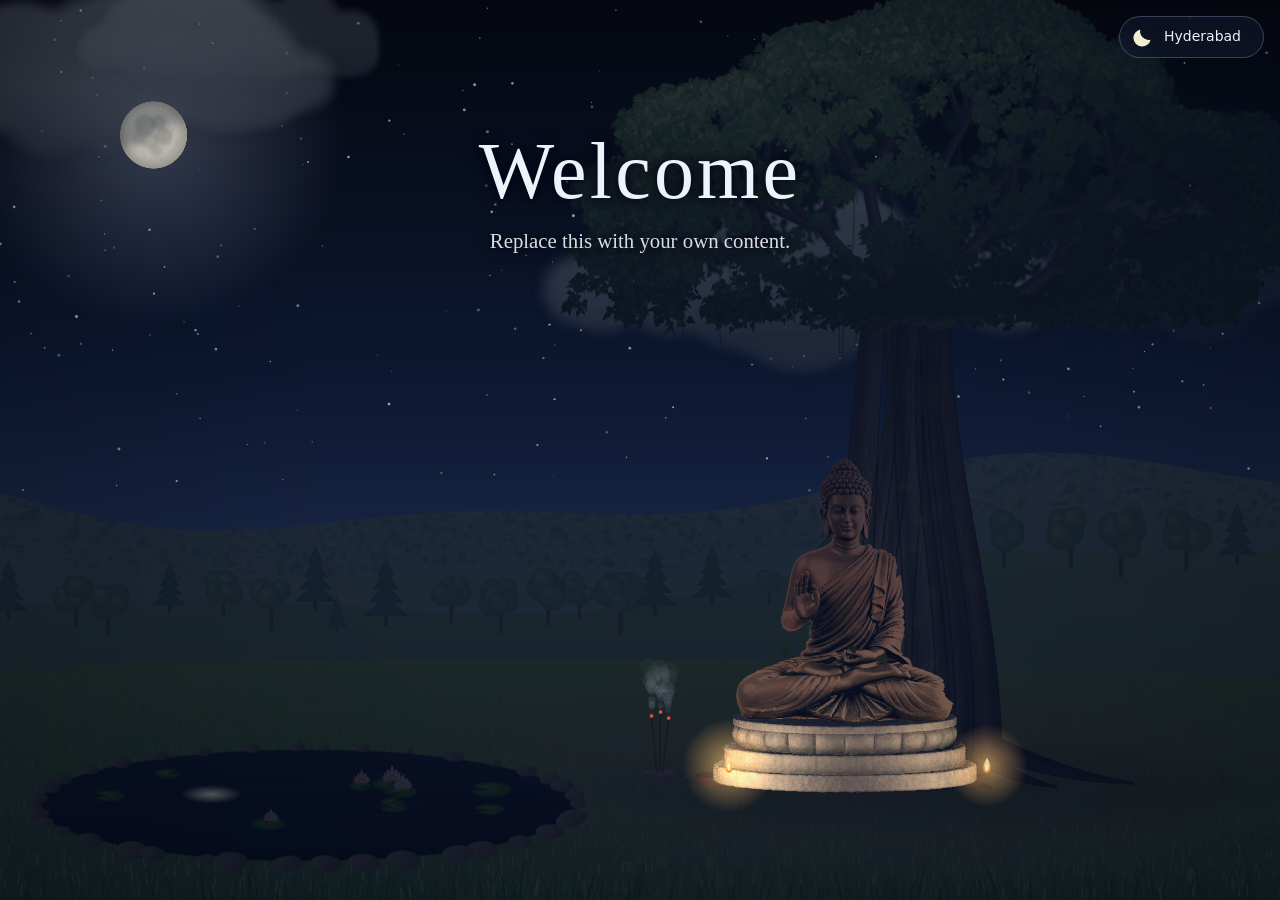
<file: backgrounds/weather/bodhi-weather.html>
<!DOCTYPE html>
<html lang="en">
<head>
<meta charset="UTF-8">
<meta name="viewport" content="width=device-width, initial-scale=1.0">
<title>Bodhi Tree Weather</title>
<style>
  * { margin: 0; padding: 0; box-sizing: border-box; }
  html, body { height: 100%; }
  body {
    font-family: Georgia, "Times New Roman", serif;
    background: #7fb3e3;
    overflow-x: hidden;
    color: #1f2d36;
    transition: color 1.5s ease;
  }
  body.dark { color: #eef3fa; background: #0b1222; }
  #scene {
    position: fixed;
    inset: 0;
    width: 100%;
    height: 100%;
    z-index: 0;
    pointer-events: none;
  }
  /* Your page content goes here, above the scene */
  main {
    position: relative;
    z-index: 1;
    min-height: 100vh;
    display: flex;
    flex-direction: column;
    align-items: center;
    justify-content: flex-start;
    text-align: center;
    padding: 14vh 16px 24px;
  }
  h1 {
    font-size: clamp(2.4rem, 7vw, 5rem);
    font-weight: normal;
    letter-spacing: 0.04em;
    text-shadow: 0 0 10px rgba(255, 255, 255, 0.85), 0 2px 18px rgba(255, 255, 255, 0.75);
    transition: text-shadow 1.5s ease;
  }
  p {
    margin-top: 12px;
    font-size: clamp(1rem, 2.5vw, 1.3rem);
    opacity: 0.9;
    text-shadow: 0 0 8px rgba(255, 255, 255, 0.9), 0 1px 12px rgba(255, 255, 255, 0.8);
    transition: text-shadow 1.5s ease;
  }
  body.dark h1, body.dark p { text-shadow: 0 0 10px rgba(0, 0, 20, 0.8), 0 2px 18px rgba(0, 0, 20, 0.9); }

  /* ---------- Weather control ---------- */
  #wx {
    position: fixed;
    top: 16px;
    right: 16px;
    z-index: 3;
    display: flex;
    flex-direction: column;
    align-items: flex-end;
    font: 14px/1.4 system-ui, -apple-system, "Segoe UI", Roboto, sans-serif;
    color: #1f2d36;
    transition: color 1.5s ease;
  }
  body.dark #wx { color: #eef3fa; }
  .glass {
    background: rgba(255, 255, 255, 0.55);
    border: 1px solid rgba(255, 255, 255, 0.75);
    backdrop-filter: blur(8px);
    -webkit-backdrop-filter: blur(8px);
    transition: background 1.5s ease, border-color 1.5s ease;
  }
  body.dark .glass {
    background: rgba(18, 26, 44, 0.6);
    border-color: rgba(200, 210, 255, 0.25);
  }
  #wxPill {
    display: flex;
    align-items: center;
    gap: 8px;
    max-width: calc(100vw - 32px);
    padding: 7px 14px 7px 10px;
    border-radius: 999px;
    color: inherit;
    font: inherit;
    cursor: pointer;
  }
  #wxPill:focus-visible, #wx input:focus-visible, #wx button:focus-visible, #wx select:focus-visible {
    outline: 2px solid #f5b800;
    outline-offset: 2px;
  }
  #wxIcon { width: 26px; height: 26px; flex: none; }
  #wxPlace { white-space: nowrap; overflow: hidden; text-overflow: ellipsis; max-width: 40vw; }
  #wxTemp { font-weight: 600; }
  #wxPanel {
    margin-top: 8px;
    width: min(320px, calc(100vw - 32px));
    padding: 12px;
    border-radius: 14px;
  }
  #wxPanel[hidden] { display: none; }
  .row { display: flex; gap: 8px; }
  #cityInput {
    flex: 1;
    min-width: 0;
    padding: 8px 10px;
    border-radius: 8px;
    border: 1px solid rgba(0, 0, 0, 0.15);
    background: rgba(255, 255, 255, 0.85);
    color: #1f2d36;
    font: inherit;
  }
  body.dark #cityInput { background: rgba(10, 16, 30, 0.7); color: #eef3fa; border-color: rgba(255, 255, 255, 0.2); }
  .iconBtn {
    width: 38px;
    flex: none;
    display: grid;
    place-items: center;
    border-radius: 8px;
    border: 1px solid rgba(0, 0, 0, 0.15);
    background: rgba(255, 255, 255, 0.85);
    color: #1f2d36;
    cursor: pointer;
  }
  body.dark .iconBtn { background: rgba(10, 16, 30, 0.7); color: #eef3fa; border-color: rgba(255, 255, 255, 0.2); }
  .iconBtn svg { width: 18px; height: 18px; }
  #results { list-style: none; margin-top: 6px; }
  #results button {
    width: 100%;
    text-align: left;
    padding: 7px 8px;
    border: 0;
    border-radius: 6px;
    background: transparent;
    color: inherit;
    font: inherit;
    cursor: pointer;
  }
  #results button:hover { background: rgba(127, 127, 127, 0.18); }
  #results small { opacity: 0.7; }
  #wxDetails { margin-top: 10px; font-size: 13px; opacity: 0.85; }
  #wxStatus { margin-top: 4px; font-size: 12px; opacity: 0.75; min-height: 1em; }
  .preview {
    margin-top: 10px;
    padding-top: 10px;
    border-top: 1px solid rgba(127, 127, 127, 0.3);
    display: flex;
    flex-wrap: wrap;
    align-items: center;
    gap: 8px;
    font-size: 13px;
  }
  .preview select {
    flex: 1;
    min-width: 0;
    padding: 5px 6px;
    border-radius: 6px;
    border: 1px solid rgba(0, 0, 0, 0.15);
    background: rgba(255, 255, 255, 0.85);
    color: #1f2d36;
    font: inherit;
  }
  body.dark .preview select { background: rgba(10, 16, 30, 0.7); color: #eef3fa; border-color: rgba(255, 255, 255, 0.2); }
  .preview label { display: flex; align-items: center; gap: 4px; cursor: pointer; }
</style>
</head>
<body>
<canvas id="scene"></canvas>

<div id="wx">
  <button id="wxPill" class="glass" type="button" aria-expanded="false" aria-controls="wxPanel">
    <span id="wxIcon" aria-hidden="true"></span>
    <span id="wxPlace">Loading…</span>
    <span id="wxTemp"></span>
  </button>
  <div id="wxPanel" class="glass" hidden>
    <form id="searchForm" class="row" autocomplete="off">
      <input id="cityInput" type="search" placeholder="Search a city" aria-label="Search a city">
      <button id="locBtn" class="iconBtn" type="button" title="Use my location" aria-label="Use my location">
        <svg viewBox="0 0 24 24" fill="none" stroke="currentColor" stroke-width="2" stroke-linecap="round">
          <circle cx="12" cy="12" r="3.5"/><path d="M12 2v3M12 19v3M2 12h3M19 12h3"/><circle cx="12" cy="12" r="7.5"/>
        </svg>
      </button>
    </form>
    <ul id="results"></ul>
    <div id="wxDetails"></div>
    <div id="wxStatus" role="status"></div>
    <div class="preview">
      <span>Preview</span>
      <select id="previewSel" aria-label="Preview a weather scene">
        <option value="">Live weather</option>
        <option value="clear">Clear</option>
        <option value="partly">Partly cloudy</option>
        <option value="cloudy">Overcast</option>
        <option value="windy">Windy</option>
        <option value="fog">Fog</option>
        <option value="drizzle">Drizzle</option>
        <option value="rain">Rain</option>
        <option value="heavy">Heavy rain</option>
        <option value="storm">Thunderstorm</option>
        <option value="snow">Snow</option>
      </select>
      <label><input id="previewNight" type="checkbox"> Night</label>
    </div>
  </div>
</div>

<main>
  <h1>Welcome</h1>
  <p>Replace this with your own content.</p>
</main>

<script>
(() => {
  'use strict';
  const canvas = document.getElementById('scene');
  const ctx = canvas.getContext('2d');
  const TAU = Math.PI * 2;
  const rand = (a, b) => a + Math.random() * (b - a);
  const pick = arr => arr[Math.floor(Math.random() * arr.length)];
  const clamp = (v, a, b) => Math.max(a, Math.min(b, v));
  const reduceMotion = window.matchMedia('(prefers-reduced-motion: reduce)').matches;
  let W = 0, H = 0, dpr = 1, S = 1;

  /* =========================================================
     Weather codes (WMO, as used by Open-Meteo)
     ========================================================= */
  function describe(code) {
    if (code === 0) return { label: 'Clear', kind: 'clear' };
    if (code === 1) return { label: 'Mainly clear', kind: 'clear' };
    if (code === 2) return { label: 'Partly cloudy', kind: 'partly' };
    if (code === 3) return { label: 'Overcast', kind: 'cloudy' };
    if (code === 45 || code === 48) return { label: 'Fog', kind: 'fog' };
    if (code >= 51 && code <= 57) return { label: code >= 56 ? 'Freezing drizzle' : 'Drizzle', kind: 'drizzle' };
    if (code >= 61 && code <= 67) return { label: code >= 66 ? 'Freezing rain' : code === 65 ? 'Heavy rain' : 'Rain', kind: 'rain' };
    if (code >= 71 && code <= 77) return { label: code === 77 ? 'Snow grains' : code === 75 ? 'Heavy snow' : 'Snow', kind: 'snow' };
    if (code >= 80 && code <= 82) return { label: code === 82 ? 'Violent showers' : 'Rain showers', kind: 'rain' };
    if (code === 85 || code === 86) return { label: 'Snow showers', kind: 'snow' };
    if (code >= 95) return { label: 'Thunderstorm', kind: 'storm' };
    return { label: 'Unknown', kind: 'cloudy' };
  }

  // Turn a weather report into scene targets (all 0..1)
  function sceneFor(code, isDay, windKmh) {
    const t = { cloud: 0.3, rain: 0, drizzle: 0, snow: 0, fog: 0, storm: 0, night: isDay ? 0 : 1, wind: clamp((windKmh - 8) / 42, 0, 1) };
    switch (true) {
      case code === 0: t.cloud = 0.04; break;
      case code === 1: t.cloud = 0.22; break;
      case code === 2: t.cloud = 0.5; break;
      case code === 3: t.cloud = 0.95; break;
      case code === 45 || code === 48: t.cloud = 0.75; t.fog = 1; break;
      case code >= 51 && code <= 57: t.cloud = 0.9; t.drizzle = code === 51 ? 0.5 : code === 55 || code === 57 ? 1 : 0.75; break;
      case code === 61: t.cloud = 0.9; t.rain = 0.45; break;
      case code === 63 || code === 66: t.cloud = 0.95; t.rain = 0.7; break;
      case code === 65 || code === 67: t.cloud = 1; t.rain = 1; break;
      case code === 71 || code === 77: t.cloud = 0.9; t.snow = 0.45; break;
      case code === 73: t.cloud = 0.95; t.snow = 0.7; break;
      case code === 75: t.cloud = 1; t.snow = 1; break;
      case code === 80: t.cloud = 0.8; t.rain = 0.55; break;
      case code === 81: t.cloud = 0.9; t.rain = 0.8; break;
      case code === 82: t.cloud = 1; t.rain = 1; break;
      case code === 85: t.cloud = 0.9; t.snow = 0.65; break;
      case code === 86: t.cloud = 1; t.snow = 0.95; break;
      case code >= 95: t.cloud = 1; t.storm = 1; t.rain = code === 95 ? 0.8 : 1; break;
    }
    return t;
  }

  const PRESETS = {
    clear:   { code: 0,  wind: 6 },
    partly:  { code: 2,  wind: 12 },
    cloudy:  { code: 3,  wind: 14 },
    windy:   { code: 1,  wind: 55 },
    fog:     { code: 45, wind: 3 },
    drizzle: { code: 53, wind: 10 },
    rain:    { code: 63, wind: 18 },
    heavy:   { code: 65, wind: 30 },
    storm:   { code: 95, wind: 38 },
    snow:    { code: 73, wind: 12 }
  };

  /* =========================================================
     Small weather icons for the control
     ========================================================= */
  function iconSVG(kind, night) {
    const sun = '<circle cx="12" cy="12" r="5" fill="#ffc93c"/><g stroke="#ffb300" stroke-width="2" stroke-linecap="round"><path d="M12 1.5v2.5M12 20v2.5M1.5 12H4M20 12h2.5M4.6 4.6l1.8 1.8M17.6 17.6l1.8 1.8M4.6 19.4l1.8-1.8M17.6 6.4l1.8-1.8"/></g>';
    const moon = '<path d="M19 14.5A8 8 0 0 1 9.5 5a8 8 0 1 0 9.5 9.5z" fill="#f2eecf"/>';
    const cloud = (fill, y = 0) => `<path transform="translate(0 ${y})" d="M7 19h10.5a4 4 0 0 0 .4-8 5.5 5.5 0 0 0-10.6-1.3A4.7 4.7 0 0 0 7 19z" fill="${fill}"/>`;
    const small = night ? '<g transform="translate(-3 -4) scale(.75)">' + moon + '</g>' : '<g transform="translate(-3 -4) scale(.75)">' + sun + '</g>';
    switch (kind) {
      case 'clear': return `<svg viewBox="0 0 24 24">${night ? moon : sun}</svg>`;
      case 'partly': return `<svg viewBox="0 0 24 24">${small}${cloud('#e9eef3', 1)}</svg>`;
      case 'cloudy': return `<svg viewBox="0 0 24 24">${cloud('#b9c3cc', -3)}${cloud('#e4e9ee', 1)}</svg>`;
      case 'fog': return `<svg viewBox="0 0 24 24">${cloud('#cfd6dd', -4)}<g stroke="#aab4bd" stroke-width="2" stroke-linecap="round"><path d="M4 17h16M6 21h12"/></g></svg>`;
      case 'drizzle':
      case 'rain': return `<svg viewBox="0 0 24 24">${cloud('#c3ccd5', -4)}<g stroke="#4f9be8" stroke-width="2" stroke-linecap="round"><path d="M8 18l-1 3M12 18l-1 3M16 18l-1 3"/></g></svg>`;
      case 'storm': return `<svg viewBox="0 0 24 24">${cloud('#8c97a3', -4)}<path d="M12.5 14l-3 5h3l-1.5 4 4.5-6h-3l1.5-3z" fill="#ffd23f"/></svg>`;
      case 'snow': return `<svg viewBox="0 0 24 24">${cloud('#d5dde4', -4)}<g fill="#ffffff" stroke="#9fb3c6" stroke-width=".6"><circle cx="8" cy="19" r="1.4"/><circle cx="12" cy="21" r="1.4"/><circle cx="16" cy="19" r="1.4"/></g></svg>`;
    }
    return '';
  }

  /* =========================================================
     Helpers
     ========================================================= */
  function layer(w = W, h = H) {
    const c = document.createElement('canvas');
    c.width = Math.max(1, Math.round(w * dpr));
    c.height = Math.max(1, Math.round(h * dpr));
    const x = c.getContext('2d');
    x.setTransform(dpr, 0, 0, dpr, 0, 0);
    return { c, x };
  }
  const hex = h => { const v = parseInt(h.slice(1), 16); return [(v >> 16) & 255, (v >> 8) & 255, v & 255]; };
  const lerp3 = (a, b, k) => [a[0] + (b[0] - a[0]) * k, a[1] + (b[1] - a[1]) * k, a[2] + (b[2] - a[2]) * k];
  const rgb = (c, a = 1) => `rgba(${Math.round(c[0])},${Math.round(c[1])},${Math.round(c[2])},${a})`;
  const shade = (h, k) => {
    const [r, g, b] = hex(h);
    const f = c => Math.round(k < 0 ? c * (1 + k) : c + (255 - c) * k);
    return `rgb(${f(r)},${f(g)},${f(b)})`;
  };
  function seeded(seed) {
    let a = seed >>> 0;
    return () => {
      a = (a + 0x6D2B79F5) | 0;
      let t = Math.imul(a ^ (a >>> 15), 1 | a);
      t = (t + Math.imul(t ^ (t >>> 7), 61 | t)) ^ t;
      return ((t ^ (t >>> 14)) >>> 0) / 4294967296;
    };
  }

  /* =========================================================
     Scene state: current values ease toward targets
     ========================================================= */
  const cur = { cloud: 0.2, rain: 0, drizzle: 0, snow: 0, fog: 0, storm: 0, night: 0, wind: 0.1, cover: 0 };
  let tgt = { ...cur };
  {
    const hr = new Date().getHours();
    cur.night = tgt.night = (hr < 6 || hr >= 18) ? 1 : 0;
  }
  let firstScene = true;
  function setTargets(t) {
    tgt = { ...t, cover: t.snow > 0.2 ? clamp(t.snow + 0.35, 0, 1) : 0 };
    if (firstScene) { Object.assign(cur, tgt); firstScene = false; }
  }

  /* =========================================================
     Scene layout: Bodhi tree, Buddha, lotus pond
     ========================================================= */
  let seed = Math.floor(Math.random() * 1e9);
  let LY = null;        // layout
  let land = null;      // { farG, farS, nearG, nearS }
  let canopy = null;    // { G, S } each { L: [3 layers], x0, y0, w, h }
  let scratch, pondLayer, moonSprite, cloudSprites, fogSprites;
  let pondStones = [], pads = [], lotuses = [], ripples = [];

  function computeLayout() {
    const narrow = W < 700;
    const fs = clamp(H / 760, 0.65, 1.5) * (narrow ? 1.25 : 1.7);   // statue scale (px per unit)
    const ts = clamp(H / 760, 0.7, 1.5) * (narrow ? 0.85 : 1);       // tree scale
    const bx = narrow ? W * 0.46 : W * 0.66;
    const groundY = H * 0.865;
    const tx = narrow ? bx + W * 0.2 : bx + Math.min(W * 0.05, 70 * ts);
    const pivotY = H * 0.37;
    const spread = narrow ? W * 0.42 : Math.min(W * 0.28, H * 0.56);
    const pond = narrow
      ? { cx: W * 0.4, cy: H * 0.966, rx: W * 0.34, ry: H * 0.026 }
      : { cx: W * 0.24, cy: H * 0.895, rx: Math.min(W * 0.21, 330), ry: H * 0.062 };
    const seatY = groundY - 30 * fs;
    const inc = { x: bx - 92 * fs, y: groundY + 3 * fs };
    return {
      narrow, fs, ts, bx, groundY, tx, pivotY, spread, pond, seatY,
      lamps: [{ x: bx - 66 * fs, y: groundY + 2 * fs }, { x: bx + 62 * fs, y: groundY + 2 * fs }],
      incense: inc,
      tips: [[inc.x - 4 * fs, inc.y - 34 * fs], [inc.x + 0.5 * fs, inc.y - 36 * fs], [inc.x + 4.5 * fs, inc.y - 33 * fs]],
      head: { x: bx, y: seatY - 82 * fs }
    };
  }

  function hills(R) {
    const o = [R() * 10, R() * 10, R() * 10, R() * 10, R() * 10];
    return {
      far: x => H * 0.55 - (Math.sin(x * 0.0042 + o[0]) * 0.035 + Math.sin(x * 0.011 + o[1]) * 0.014) * H,
      mid: x => H * 0.64 - (Math.sin(x * 0.0031 + o[2]) * 0.04 + Math.sin(x * 0.0095 + o[3]) * 0.012) * H,
      meadow: x => H * 0.75 - Math.sin(x * 0.0024 + o[4]) * 0.018 * H
    };
  }

  const cubic = (a, b, c, d, t) => {
    const v = 1 - t;
    return v * v * v * a + 3 * v * v * t * b + 3 * v * t * t * c + t * t * t * d;
  };

  function roundRect(x, l, t, w, h, r) {
    x.beginPath();
    x.moveTo(l + r, t);
    x.lineTo(l + w - r, t); x.quadraticCurveTo(l + w, t, l + w, t + r);
    x.lineTo(l + w, t + h - r); x.quadraticCurveTo(l + w, t + h, l + w - r, t + h);
    x.lineTo(l + r, t + h); x.quadraticCurveTo(l, t + h, l, t + h - r);
    x.lineTo(l, t + r); x.quadraticCurveTo(l, t, l + r, t);
    x.closePath();
  }

  // a tapered, curved limb (used for trunk strands, roots and branches)
  function taper(x, p0, p1, p2, p3, w0, w1, fill, edge) {
    const A = [], B = [], N = 24;
    const at = t => [cubic(p0[0], p1[0], p2[0], p3[0], t), cubic(p0[1], p1[1], p2[1], p3[1], t)];
    for (let i = 0; i <= N; i++) {
      const t = i / N;
      const [px, py] = at(t);
      const [ax, ay] = at(Math.max(0, t - 0.01)), [bx, by] = at(Math.min(1, t + 0.01));
      const dx = bx - ax, dy = by - ay, len = Math.hypot(dx, dy) || 1;
      const w = (w0 + (w1 - w0) * t) / 2;
      A.push([px - dy / len * w, py + dx / len * w]);
      B.push([px + dy / len * w, py - dx / len * w]);
    }
    x.beginPath();
    A.forEach(([a, b], i) => i ? x.lineTo(a, b) : x.moveTo(a, b));
    for (let i = B.length - 1; i >= 0; i--) x.lineTo(B[i][0], B[i][1]);
    x.closePath();
    x.fillStyle = fill; x.fill();
    if (edge) { x.strokeStyle = edge; x.lineWidth = 1; x.stroke(); }
  }

  function drawRoundTree(x, bx, by, h, snowy, R) {
    const tw = Math.max(1.5, h * 0.07);
    x.fillStyle = '#4a3524';
    x.fillRect(bx - tw / 2, by - h * 0.45, tw, h * 0.45 + 2);
    const r = h * 0.3, cy = by - h * 0.62;
    const blobs = [];
    for (let k = 0; k < 9; k++) blobs.push([bx + (R() - 0.5) * r * 1.3, cy + (R() - 0.5) * r * 1.1, r * (0.5 + R() * 0.35)]);
    for (const [px, py, pr] of blobs) {
      const g = x.createRadialGradient(px - pr * 0.35, py - pr * 0.4, pr * 0.1, px, py, pr);
      g.addColorStop(0, snowy ? '#5d7a62' : '#7fb35a');
      g.addColorStop(1, snowy ? '#2f4536' : '#3c6e2b');
      x.fillStyle = g;
      x.beginPath(); x.arc(px, py, pr, 0, TAU); x.fill();
    }
    if (snowy) {
      x.fillStyle = 'rgba(248,251,255,0.95)';
      for (const [px, py, pr] of blobs) { x.beginPath(); x.ellipse(px, py - pr * 0.55, pr * 0.75, pr * 0.38, 0, Math.PI, TAU); x.fill(); }
    }
  }

  function drawConifer(x, bx, by, h, snowy) {
    x.fillStyle = '#3b2a1c';
    x.fillRect(bx - h * 0.03, by - h * 0.15, h * 0.06, h * 0.15 + 2);
    for (let k = 0; k < 4; k++) {
      const ty = by - h * 0.12 - k * h * 0.2, tw = h * (0.34 - k * 0.07);
      const g = x.createLinearGradient(bx - tw, 0, bx + tw, 0);
      g.addColorStop(0, snowy ? '#1f3a2c' : '#24502f');
      g.addColorStop(0.55, snowy ? '#2f5440' : '#346b3c');
      g.addColorStop(1, snowy ? '#1a3226' : '#1f4628');
      x.fillStyle = g;
      x.beginPath(); x.moveTo(bx - tw, ty); x.lineTo(bx, ty - h * 0.32); x.lineTo(bx + tw, ty); x.closePath(); x.fill();
      if (snowy) {
        x.fillStyle = 'rgba(250,252,255,0.95)';
        x.beginPath(); x.moveTo(bx - tw * 0.85, ty - 1); x.lineTo(bx, ty - h * 0.3); x.lineTo(bx + tw * 0.85, ty - 1);
        x.quadraticCurveTo(bx, ty - h * 0.12, bx - tw * 0.85, ty - 1); x.fill();
      }
    }
  }

  /* ---------- Bodhi tree trunk: fluted bark with texture and shading ---------- */
  function taperPath(P, p0, p1, p2, p3, w0, w1) {
    const A = [], B = [], C = [], N = 28;
    const at = t => [cubic(p0[0], p1[0], p2[0], p3[0], t), cubic(p0[1], p1[1], p2[1], p3[1], t)];
    for (let i = 0; i <= N; i++) {
      const t = i / N;
      const [px, py] = at(t);
      const [ax, ay] = at(Math.max(0, t - 0.01)), [bx, by] = at(Math.min(1, t + 0.01));
      const dx = bx - ax, dy = by - ay, len = Math.hypot(dx, dy) || 1;
      const w = (w0 + (w1 - w0) * t) / 2;
      A.push([px - dy / len * w, py + dx / len * w]);
      B.push([px + dy / len * w, py - dx / len * w]);
      C.push([px, py, w, -dy / len, dx / len]);
    }
    A.forEach(([a, b], i) => i ? P.lineTo(a, b) : P.moveTo(a, b));
    for (let i = B.length - 1; i >= 0; i--) P.lineTo(B[i][0], B[i][1]);
    P.closePath();
    return { A, B, C };
  }
  const poly = (x, pts) => { x.beginPath(); pts.forEach((p, i) => i ? x.lineTo(p[0], p[1]) : x.moveTo(p[0], p[1])); };

  function drawTrunk(x, R, snowy) {
    const { tx, groundY, pivotY, ts } = LY;
    const base = groundY - 6 * ts;
    const P = new Path2D();
    const parts = [];
    for (const [dir, reach, drop, w] of [[-1, 175, 10, 30], [-1, 110, 16, 26], [-1, 60, 18, 22], [1, 70, 17, 22], [1, 125, 14, 26], [1, 190, 8, 30]]) {
      const sx = tx + dir * 22 * ts, sy = base - 40 * ts;
      const ex = tx + dir * reach * ts, ey = groundY + drop * ts * 0.5;
      parts.push(taperPath(P, [sx, sy], [sx + dir * reach * 0.25 * ts, sy + 20 * ts], [ex - dir * reach * 0.35 * ts, ey - 6 * ts], [ex, ey], w * ts, 2 * ts));
    }
    for (let i = 0; i < 6; i++) {
      const o = (i / 5) * 2 - 1;
      const bxp = tx + o * 58 * ts, txp = tx + o * 26 * ts + (R() - 0.5) * 8 * ts;
      const tw = (R() - 0.5) * 40 * ts;
      parts.push(taperPath(P, [bxp, base], [bxp + tw, base - (base - pivotY) * 0.35], [txp - tw, pivotY + (base - pivotY) * 0.3], [txp, pivotY - 12 * ts],
        (34 + R() * 8) * ts, (16 + R() * 5) * ts));
    }
    const left = tx - 220 * ts, top = pivotY - 30 * ts, wdt = 440 * ts, hgt = groundY - pivotY + 60 * ts;

    x.save();
    x.clip(P);
    // round, sun-from-the-left shading
    const g = x.createLinearGradient(tx - 85 * ts, 0, tx + 85 * ts, 0);
    g.addColorStop(0, '#2b2723'); g.addColorStop(0.2, '#655e54'); g.addColorStop(0.36, '#8e867a');
    g.addColorStop(0.55, '#6a6359'); g.addColorStop(0.8, '#433e38'); g.addColorStop(1, '#24211e');
    x.fillStyle = g;
    x.fillRect(left, top, wdt, hgt);
    // each fluted strand: dark crevices at its edges, a soft highlight on its crest
    x.lineCap = 'round'; x.lineJoin = 'round';
    for (const pt of parts) {
      x.save();
      x.filter = `blur(${2.5 * ts}px)`;
      x.strokeStyle = 'rgba(205,195,175,0.22)';
      x.lineWidth = Math.max(2, pt.C[8][2] * 0.5);
      poly(x, pt.C.map(([cx, cy, w, nx, ny]) => [cx + nx * w * 0.3, cy + ny * w * 0.3])); x.stroke();
      x.strokeStyle = 'rgba(10,8,6,0.45)';
      x.lineWidth = Math.max(2, pt.C[8][2] * 0.35);
      poly(x, pt.C.map(([cx, cy, w, nx, ny]) => [cx - nx * w * 0.55, cy - ny * w * 0.55])); x.stroke();
      x.restore();
      x.strokeStyle = 'rgba(12,10,8,0.6)'; x.lineWidth = 1.6 * ts;
      poly(x, pt.A); x.stroke();
      poly(x, pt.B); x.stroke();
    }
    // bark: vertical fissures, pale flecks, lichen
    for (let i = 0; i < 1400; i++) {
      const px = left + R() * wdt, py = top + R() * hgt;
      const len = (5 + R() * 20) * ts;
      x.strokeStyle = R() < 0.6 ? `rgba(18,15,12,${0.14 + R() * 0.2})` : `rgba(205,196,178,${0.06 + R() * 0.1})`;
      x.lineWidth = (0.6 + R() * 1.2) * ts;
      x.beginPath(); x.moveTo(px, py); x.quadraticCurveTo(px + (R() - 0.5) * 3 * ts, py + len * 0.5, px + (R() - 0.5) * 2 * ts, py + len); x.stroke();
    }
    for (let i = 0; i < 18; i++) {
      const px = tx + (R() - 0.5) * 110 * ts, py = pivotY + R() * (groundY - pivotY);
      const r = (6 + R() * 16) * ts;
      const lg = x.createRadialGradient(px, py, 0, px, py, r);
      lg.addColorStop(0, `rgba(150,160,128,${0.2 + R() * 0.15})`); lg.addColorStop(1, 'rgba(150,160,128,0)');
      x.fillStyle = lg; x.fillRect(px - r, py - r, r * 2, r * 2);
    }
    // the crown shades the upper trunk; dampness and occlusion at the base
    let sg = x.createLinearGradient(0, pivotY - 20 * ts, 0, pivotY + (groundY - pivotY) * 0.45);
    sg.addColorStop(0, 'rgba(8,10,6,0.6)'); sg.addColorStop(1, 'rgba(8,10,6,0)');
    x.fillStyle = sg; x.fillRect(left, top, wdt, hgt);
    sg = x.createLinearGradient(0, groundY - 40 * ts, 0, groundY + 10 * ts);
    sg.addColorStop(0, 'rgba(10,9,6,0)'); sg.addColorStop(1, 'rgba(10,9,6,0.55)');
    x.fillStyle = sg; x.fillRect(left, top, wdt, hgt);
    // a few patches of light coming through the leaves
    for (let i = 0; i < 6; i++) {
      const px = tx - 40 * ts + R() * 60 * ts, py = pivotY + (0.3 + R() * 0.6) * (groundY - pivotY);
      const r = (5 + R() * 9) * ts;
      const lg = x.createRadialGradient(px, py, 0, px, py, r);
      lg.addColorStop(0, 'rgba(255,235,190,0.22)'); lg.addColorStop(1, 'rgba(255,235,190,0)');
      x.fillStyle = lg; x.fillRect(px - r, py - r, r * 2, r * 2);
    }
    x.restore();
    if (snowy) {
      x.strokeStyle = 'rgba(248,251,255,0.9)'; x.lineCap = 'round';
      for (let i = 0; i < 6; i++) {
        const pt = parts[i];
        x.lineWidth = 2.4 * ts;
        poly(x, pt.B.slice(2).map(([a, b]) => [a, b + 1])); x.stroke();
      }
    }
  }

  /* ---------- Bodhi crown: a branching skeleton with thousands of lit leaves ---------- */
  const LEAF = (() => {
    const p = new Path2D();
    p.moveTo(0, 0);
    p.bezierCurveTo(0.15, -0.2, 0.7, -0.15, 0.55, 0.35);
    p.bezierCurveTo(0.45, 0.6, 0.15, 0.8, 0, 1.3);
    p.bezierCurveTo(-0.15, 0.8, -0.45, 0.6, -0.55, 0.35);
    p.bezierCurveTo(-0.7, -0.15, -0.15, -0.2, 0, 0);
    return p;
  })();
  const LEAF_RIB = (() => { const p = new Path2D(); p.moveTo(0, -0.05); p.quadraticCurveTo(0.03, 0.6, 0, 1.2); return p; })();
  const LEAF_STOPS = [[0, hex('#132510')], [0.3, hex('#264a1c')], [0.55, hex('#3f6d29')], [0.78, hex('#6a9a3c')], [0.95, hex('#9cc257')], [1.1, hex('#c4da78')]];
  function leafRGB(b) {
    for (let i = 1; i < LEAF_STOPS.length; i++) {
      if (b <= LEAF_STOPS[i][0]) {
        const [a0, c0] = LEAF_STOPS[i - 1], [a1, c1] = LEAF_STOPS[i];
        return lerp3(c0, c1, clamp((b - a0) / (a1 - a0), 0, 1));
      }
    }
    return LEAF_STOPS[LEAF_STOPS.length - 1][1];
  }

  function renderCanopy(snowy) {
    const R = seeded(seed + 99);
    const { tx, pivotY, spread, ts } = LY;
    const x0 = Math.floor(tx - spread * 1.45), y0 = -70;
    const w = Math.ceil(spread * 2.9), h = Math.ceil(pivotY + 90 * ts + 70);
    const cd = Math.min(dpr, 1.5);
    const mk = () => {
      const c = document.createElement('canvas');
      c.width = Math.max(1, Math.round(w * cd)); c.height = Math.max(1, Math.round(h * cd));
      const x = c.getContext('2d');
      x.setTransform(cd, 0, 0, cd, -x0 * cd, -y0 * cd);
      return { c, x };
    };
    const L = [mk(), mk(), mk()];
    const dCx = tx + spread * 0.1, dCy = pivotY * 0.56, drx = spread * 1.06, dry = pivotY * 0.5;

    // branching skeleton
    const segs = [], tips = [];
    const ph1 = R() * 6, ph2 = R() * 6, ph3 = R() * 6;
    const lobe = a => 1 + 0.13 * Math.sin(3 * a + ph1) + 0.08 * Math.sin(5 * a + ph2) + 0.05 * Math.sin(11 * a + ph3);
    const inCrown = (px, py) => {
      const ex = (px - dCx) / drx, ey = (py - dCy) / dry;
      const l = lobe(Math.atan2(ey, ex));
      return (ex * ex + ey * ey) / (l * l);
    };
    function grow(ax, ay, ang, len, wd, depth) {
      let bx = ax + Math.cos(ang) * len, by = ay + Math.sin(ang) * len;
      for (let k = 0; k < 6 && inCrown(bx, by) > 0.92; k++) {
        len *= 0.8;
        bx = ax + Math.cos(ang) * len; by = ay + Math.sin(ang) * len;
      }
      const bend = (R() - 0.5) * len * 0.35;
      const cx = (ax + bx) / 2 + Math.cos(ang + Math.PI / 2) * bend, cy = (ay + by) / 2 + Math.sin(ang + Math.PI / 2) * bend + len * 0.05 * depth;
      segs.push({ ax, ay, cx, cy, bx, by, w0: wd, w1: wd * 0.7, depth });
      if (depth >= 2) tips.push({ x: bx, y: by, z: R() * 2 - 1 });
      if (depth >= 5 || len < 8 * ts || inCrown(bx, by) > 0.8) { tips.push({ x: bx, y: by, z: R() * 2 - 1 }); return; }
      const n = depth < 2 ? 3 : 2 + (R() < 0.3 ? 1 : 0);
      for (let k = 0; k < n; k++) {
        let na = ang + (k - (n - 1) / 2) * (0.45 + R() * 0.35) + (R() - 0.5) * 0.3;
        na = na * 0.9 + (-Math.PI / 2) * 0.1;
        grow(bx, by, na, len * (0.66 + R() * 0.14), wd * 0.64, depth + 1);
      }
    }
    const L0 = Math.min(spread, pivotY * 1.4) * 0.36;
    for (let i = 0; i < 6; i++) {
      const ang = -Math.PI / 2 + (i - 2.5) * 0.46 + (R() - 0.5) * 0.14;
      grow(tx + (i - 2.5) * 6 * ts, pivotY - 8 * ts, ang, L0 * (0.9 + R() * 0.25), 15 * ts, 0);
    }
    // foliage fills the outer shell of the crown (seen from the front it covers the whole crown)
    const extra = Math.round(drx * dry / 58);
    for (let i = 0; i < extra; i++) {
      let dx, dy, dz;
      do { dx = R() * 2 - 1; dy = R() * 2 - 1; dz = R() * 2 - 1; } while (dx * dx + dy * dy + dz * dz > 1 || dx * dx + dy * dy + dz * dz < 0.05);
      const m = Math.hypot(dx, dy, dz);
      dx /= m; dy /= m; dz /= m;
      const rr = (0.8 + 0.2 * R()) * lobe(Math.atan2(dy, dx));
      const px = dCx + dx * drx * rr, py = dCy + dy * dry * rr;
      if (py > pivotY - 14 * ts || py < y0 + 24) continue;
      tips.push({ x: px, y: py, z: dz });
    }

    // leaves around every twig, lit as one rounded crown
    const lx = -0.5, ly = -0.68, lz = 0.53;
    const leaves = [];
    for (const tp of tips) {
      const n = Math.round((18 + R() * 20) * Math.min(1.3, ts));
      const rr = (7 + R() * 10) * ts;
      for (let k = 0; k < n; k++) {
        let dx, dy, dz;
        do { dx = R() * 2 - 1; dy = R() * 2 - 1; dz = R() * 2 - 1; } while (dx * dx + dy * dy + dz * dz > 1);
        const px = tp.x + dx * rr, py = tp.y + dy * rr * 0.85;
        const nx = (px - dCx) / drx, ny = (py - dCy) / dry;
        const rim = Math.sqrt(Math.max(0, 1 - nx * nx - ny * ny));
        const z = clamp(tp.z * rim + dz * 0.25, -1, 1);
        const len = Math.hypot(nx, ny, z) || 1;
        const lam = Math.max(0, (nx * lx + ny * ly + z * lz) / len);
        const occl = 0.42 + 0.58 * (z + 1) / 2;
        const outer = clamp(Math.hypot(nx, ny) * 1.1, 0, 1);
        let b = (0.18 + 0.9 * lam) * occl * (0.75 + 0.15 * outer) * (0.82 + 0.36 * R());
        if (outer > 0.85 && R() < 0.5) b += 0.12 + 0.12 * R();      // sun shining through thin edge leaves
        const glint = lam > 0.6 && z > 0.2 && R() < 0.12;
        leaves.push({ x: px, y: py, z, b, ny: ny / len, s: (3.4 + R() * 3.4) * ts, a: Math.PI * 0.05 + (R() - 0.5) * 2.4, sq: 0.35 + R() * 0.65, rib: R() < 0.4, glint });
      }
    }
    leaves.sort((a, b) => a.z - b.z);

    const drawLeaves = (x, list) => {
      for (const l of list) {
        let c = leafRGB(l.b);
        if (snowy) {
          const snow = clamp((-l.ny - 0.15) * 1.6, 0, 1) * clamp((l.z + 0.4) * 1.5, 0, 1);
          if (snow > 0) c = lerp3(c, [238, 243, 248], snow * 0.9);
        }
        const ca = Math.cos(l.a), sa = Math.sin(l.a), s = l.s;
        x.setTransform(cd * s * ca * l.sq, cd * s * sa * l.sq, -cd * s * sa, cd * s * ca, cd * (l.x - x0), cd * (l.y - y0));
        x.fillStyle = rgb(c);
        x.fill(LEAF);
        if (l.glint) {
          x.fillStyle = 'rgba(236,246,214,0.55)';
          x.beginPath(); x.ellipse(-0.12, 0.45, 0.13, 0.32, 0.2, 0, TAU); x.fill();
        }
        if (l.rib && s > 4.5) {
          x.strokeStyle = rgb(lerp3(c, [10, 20, 8], 0.35), 0.7);
          x.lineWidth = 0.07;
          x.stroke(LEAF_RIB);
        }
      }
      x.setTransform(cd, 0, 0, cd, -x0 * cd, -y0 * cd);
    };

    // back leaves, then the branches, then the middle and front leaves
    {
      const tmp = mk();
      drawLeaves(tmp.x, leaves.filter(l => l.z < -0.3));
      L[0].x.save();
      L[0].x.setTransform(1, 0, 0, 1, 0, 0);
      L[0].x.filter = `blur(${0.8 * cd}px) brightness(0.9)`;
      L[0].x.drawImage(tmp.c, 0, 0);
      L[0].x.restore();
    }
    const back = L[0].x;
    segs.sort((a, b) => b.depth - a.depth);
    for (const sgm of segs) {
      const P = new Path2D();
      const pt = taperPath(P, [sgm.ax, sgm.ay], [sgm.cx, sgm.cy], [sgm.cx, sgm.cy], [sgm.bx, sgm.by], sgm.w0, sgm.w1);
      const shadeK = clamp(sgm.depth * 0.12, 0, 0.5);
      back.fillStyle = rgb(lerp3(hex('#4a443b'), [18, 16, 12], shadeK));
      back.fill(P);
      if (sgm.w0 > 4 * ts) {
        back.strokeStyle = 'rgba(190,180,160,0.13)';
        back.lineWidth = sgm.w0 * 0.25;
        poly(back, pt.C.map(([cx, cy, wv, nx, ny]) => [cx + nx * wv * 0.35, cy + ny * wv * 0.35]));
        back.stroke();
        back.strokeStyle = 'rgba(10,8,6,0.35)';
        back.lineWidth = sgm.w0 * 0.2;
        poly(back, pt.C.map(([cx, cy, wv, nx, ny]) => [cx - nx * wv * 0.5, cy - ny * wv * 0.5]));
        back.stroke();
      }
      if (snowy && sgm.w0 > 2.5 * ts) {
        back.strokeStyle = 'rgba(245,249,253,0.85)';
        back.lineWidth = Math.max(1.2, sgm.w0 * 0.3);
        poly(back, pt.B.map(([a, b2]) => [a, b2])); back.stroke();
      }
    }
    back.lineCap = 'round';
    for (const sgm of segs.filter(q => q.depth <= 1)) {
      for (let k = 0; k < 2; k++) {
        if (R() < 0.35) continue;
        const t2 = 0.3 + R() * 0.6;
        const rx0 = sgm.ax + (sgm.bx - sgm.ax) * t2, ry0 = sgm.ay + (sgm.by - sgm.ay) * t2;
        const len = (30 + R() * 80) * ts;
        back.strokeStyle = `rgba(78,70,58,${0.55 + R() * 0.3})`;
        back.lineWidth = (0.7 + R() * 0.9) * ts;
        back.beginPath(); back.moveTo(rx0, ry0);
        back.bezierCurveTo(rx0 + (R() - 0.5) * 6 * ts, ry0 + len * 0.4, rx0 + (R() - 0.5) * 8 * ts, ry0 + len * 0.7, rx0 + (R() - 0.5) * 4 * ts, ry0 + len);
        back.stroke();
      }
    }
    drawLeaves(L[1].x, leaves.filter(l => l.z >= -0.3 && l.z < 0.35));
    drawLeaves(L[2].x, leaves.filter(l => l.z >= 0.35));
    return { L, x0, y0, w, h, dCx };
  }

  /* ---------- Buddha on a lotus pedestal, lamps and incense ---------- */
  function bronze(x, x0, x1, dark = 0) {
    const g = x.createLinearGradient(x0, 0, x1, 0);
    const c = h => shade(h, -dark);
    g.addColorStop(0, c('#4a4843'));
    g.addColorStop(0.28, c('#8f8b82'));
    g.addColorStop(0.42, c('#b3aea3'));
    g.addColorStop(0.62, c('#88847b'));
    g.addColorStop(1, c('#3f3d39'));
    return g;
  }

  // the drawn statue (fallback only, in statue units)
  function drawStatueUnits(x, snowy) {
    const line = 'rgba(30,28,24,0.55)';
    x.save();
    x.lineJoin = 'round'; x.lineCap = 'round';
    // stone lotus pedestal
    const stone = () => {
      const g = x.createLinearGradient(-70, 0, 70, 0);
      g.addColorStop(0, '#6f6a60'); g.addColorStop(0.35, '#cbc5b7'); g.addColorStop(0.6, '#a39d90'); g.addColorStop(1, '#5d594f');
      return g;
    };
    x.fillStyle = stone(); roundRect(x, -68, 23, 136, 8, 2); x.fill();
    x.fillStyle = stone(); roundRect(x, -61, 13, 122, 11, 3); x.fill();
    x.strokeStyle = 'rgba(40,36,30,0.35)'; x.lineWidth = 0.6;
    x.beginPath(); x.moveTo(-61, 18.5); x.lineTo(61, 18.5); x.stroke();
    x.fillStyle = stone(); x.fillRect(-55, 3, 110, 11);
    for (let i = -5; i <= 5; i++) {
      const cx = i * 10.4;
      const pg = x.createLinearGradient(0, 1, 0, 14);
      pg.addColorStop(0, '#ddd7c9'); pg.addColorStop(1, '#8f897d');
      x.fillStyle = pg;
      x.beginPath(); x.moveTo(cx - 5.6, 14); x.quadraticCurveTo(cx - 6, 5, cx, 0.5); x.quadraticCurveTo(cx + 6, 5, cx + 5.6, 14); x.closePath();
      x.fill(); x.strokeStyle = 'rgba(40,36,30,0.4)'; x.stroke();
    }
    x.fillStyle = '#b9b3a5';
    x.beginPath(); x.ellipse(0, 2, 56, 4.5, 0, 0, TAU); x.fill();
    if (snowy) {
      x.fillStyle = 'rgba(248,251,255,0.95)';
      x.beginPath(); x.ellipse(0, 1.5, 58, 4.5, 0, 0, TAU); x.fill();
      x.beginPath(); x.ellipse(0, 13, 62, 2.2, 0, 0, TAU); x.fill();
      x.beginPath(); x.ellipse(0, 23, 69, 2.2, 0, 0, TAU); x.fill();
    }

    x.restore();
  }

  function drawShrine(x, snowy) {
    const { bx, seatY, fs: u } = LY;
    const line = 'rgba(30,28,24,0.55)';
    x.save();
    x.translate(bx, seatY);
    x.scale(u, u);
    x.lineJoin = 'round'; x.lineCap = 'round';

    x.fillStyle = 'rgba(0,0,0,0.25)';
    x.beginPath(); x.ellipse(0, 31, 80, 6, 0, 0, TAU); x.fill();

    x.restore();

    // clay oil lamps
    for (const l of LY.lamps) {
      x.save(); x.translate(l.x, l.y); x.scale(u, u);
      const g = x.createLinearGradient(-9, 0, 11, 0);
      g.addColorStop(0, '#6e3418'); g.addColorStop(0.4, '#c0673a'); g.addColorStop(1, '#5a2a12');
      x.fillStyle = g;
      x.beginPath(); x.moveTo(-9, -4); x.quadraticCurveTo(-8, 2, 0, 2.5); x.quadraticCurveTo(8, 2, 11, -5); x.quadraticCurveTo(4, -3, -9, -4); x.fill();
      x.fillStyle = '#3a1a0a';
      x.beginPath(); x.ellipse(0, -3.8, 8, 1.5, 0, 0, TAU); x.fill();
      x.restore();
    }
    // incense holder
    {
      const inc = LY.incense;
      x.save(); x.translate(inc.x, inc.y); x.scale(u, u);
      x.fillStyle = '#7a6a55';
      x.beginPath(); x.ellipse(0, -3, 8, 4, 0, 0, TAU); x.fill();
      x.fillStyle = snowy ? '#eef3f7' : '#9c8a70';
      x.beginPath(); x.ellipse(0, -6, 8, 1.6, 0, 0, TAU); x.fill();
      x.strokeStyle = '#6b3d1e'; x.lineWidth = 0.7;
      for (const [a, b] of [[-1.5, -4], [0, 0.5], [1.5, 4.5]]) {
        x.beginPath(); x.moveTo(a, -6); x.lineTo(b, b === -4 ? -34 : b === 0.5 ? -36 : -33); x.stroke();
      }
      x.restore();
    }
  }

  /* ---------- Sculpted statue: rendered in 3D with WebGL ---------- */
  // Box (in statue units, y downward, origin at the top of the pedestal seat)
  const SBOX = { x0: -76, y0: -113, w: 152, h: 154 };
  let statue = null;     // { day, daySnow, lamp, lampSnow }

  const STATUE_FS = `
precision highp float;
uniform vec2 uRes;
uniform vec4 uBox;
uniform float uMode;
uniform float uSnow;
uniform float uBody;
uniform vec3 uLamp1;
uniform vec3 uLamp2;

float smin(float a, float b, float k) { float h = clamp(0.5 + 0.5 * (b - a) / k, 0.0, 1.0); return mix(b, a, h) - k * h * (1.0 - h); }
float sdE(vec3 p, vec3 r) { float k0 = length(p / r); float k1 = length(p / (r * r)); return k0 * (k0 - 1.0) / max(k1, 1e-4); }
float sdCap(vec3 p, vec3 a, vec3 b, float r) { vec3 pa = p - a, ba = b - a; float h = clamp(dot(pa, ba) / dot(ba, ba), 0.0, 1.0); return length(pa - ba * h) - r; }
float sdRC(vec3 p, vec3 a, vec3 b, float r1, float r2) { vec3 pa = p - a, ba = b - a; float h = clamp(dot(pa, ba) / dot(ba, ba), 0.0, 1.0); return length(pa - ba * h) - mix(r1, r2, h); }
float sdCyl(vec3 p, float r, float y0, float y1, float rr) {
  vec2 d = vec2(length(p.xz) - r, abs(p.y - (y0 + y1) * 0.5) - (y1 - y0) * 0.5);
  return min(max(d.x, d.y), 0.0) + length(max(d, 0.0)) - rr;
}
float hash(vec3 p) { p = fract(p * 0.3183099 + 0.1); p *= 17.0; return fract(p.x * p.y * p.z * (p.x + p.y + p.z)); }
float noise(vec3 x) {
  vec3 i = floor(x), f = fract(x); f = f * f * (3.0 - 2.0 * f);
  return mix(mix(mix(hash(i), hash(i + vec3(1, 0, 0)), f.x), mix(hash(i + vec3(0, 1, 0)), hash(i + vec3(1, 1, 0)), f.x), f.y),
             mix(mix(hash(i + vec3(0, 0, 1)), hash(i + vec3(1, 0, 1)), f.x), mix(hash(i + vec3(0, 1, 1)), hash(i + vec3(1, 1, 1)), f.x), f.y), f.z);
}

float body(vec3 p) {
  // folded legs in the lotus position
  float d = sdE(p - vec3(0.0, 8.0, 3.0), vec3(45.0, 9.0, 21.0));
  d = smin(d, sdCap(p, vec3(-38.0, 8.0, -2.0), vec3(18.0, 12.0, -12.0), 8.0), 5.0);
  d = smin(d, sdCap(p, vec3(38.0, 8.5, 0.0), vec3(-17.0, 13.5, -10.0), 7.5), 5.0);
  d = smin(d, sdE(p - vec3(-39.0, 8.5, -3.0), vec3(10.0, 8.5, 11.0)), 4.0);
  d = smin(d, sdE(p - vec3(39.0, 8.5, -3.0), vec3(10.0, 8.5, 11.0)), 4.0);
  d = smin(d, sdE(p - vec3(-17.0, 16.8, -13.0), vec3(8.5, 3.0, 4.5)), 1.6);
  d = smin(d, sdE(p - vec3(17.0, 17.6, -12.0), vec3(8.5, 3.0, 4.5)), 1.6);
  // slim waist, broad calm chest, sloping shoulders
  float t = sdE(p - vec3(0.0, 31.0, 0.0), vec3(15.5, 12.0, 11.0));
  t = smin(t, sdE(p - vec3(0.0, 48.0, 0.5), vec3(19.0, 13.0, 11.0)), 7.0);
  t = smin(t, sdE(p - vec3(-18.5, 56.5, 0.0), vec3(7.0, 5.5, 7.0)), 5.0);
  t = smin(t, sdE(p - vec3(18.5, 56.5, 0.0), vec3(7.0, 5.5, 7.0)), 5.0);
  d = smin(d, t, 5.0);
  // slender arms close to the body
  float a = sdRC(p, vec3(-21.0, 56.0, 0.0), vec3(-26.5, 38.0, -3.0), 5.4, 4.8);
  a = smin(a, sdRC(p, vec3(-26.5, 38.0, -3.0), vec3(-9.0, 23.5, -12.5), 4.8, 4.0), 2.5);
  float b = sdRC(p, vec3(21.0, 56.0, 0.0), vec3(26.5, 38.0, -3.0), 5.4, 4.8);
  b = smin(b, sdRC(p, vec3(26.5, 38.0, -3.0), vec3(9.0, 23.5, -12.5), 4.8, 4.0), 2.5);
  d = smin(d, min(a, b), 2.2);
  // hands resting in the lap, thumbs touching
  d = smin(d, sdE(p - vec3(0.0, 22.0, -13.5), vec3(11.5, 4.2, 7.0)), 2.2);
  d = smin(d, sdCap(p, vec3(-4.0, 25.6, -16.0), vec3(4.0, 25.6, -16.0), 1.5), 1.2);
  // neck and head
  d = smin(d, sdCap(p, vec3(0.0, 57.0, 0.0), vec3(0.0, 67.0, 0.3), 5.2), 3.0);
  float h = sdE(p - vec3(0.0, 79.5, -1.0), vec3(12.0, 14.5, 12.8));
  h = smin(h, sdE(p - vec3(0.0, 68.5, -7.5), vec3(5.0, 3.0, 4.5)), 3.0);
  h = smin(h, sdE(p - vec3(0.0, 95.5, 0.0), vec3(7.0, 6.0, 7.0)), 3.5);
  h = smin(h, sdE(p - vec3(-11.8, 76.0, 1.5), vec3(2.0, 9.0, 3.4)), 1.5);
  h = smin(h, sdE(p - vec3(11.8, 76.0, 1.5), vec3(2.0, 9.0, 3.4)), 1.5);
  h = smin(h, sdCap(p, vec3(-1.0, 84.5, -12.6), vec3(-9.0, 84.0, -9.3), 0.9), 1.1);
  h = smin(h, sdCap(p, vec3(1.0, 84.5, -12.6), vec3(9.0, 84.0, -9.3), 0.9), 1.1);
  h = smin(h, sdRC(p, vec3(0.0, 83.0, -13.0), vec3(0.0, 76.6, -14.3), 1.2, 1.9), 1.8);
  h = smin(h, sdE(p - vec3(-5.0, 81.0, -11.6), vec3(3.4, 1.7, 1.8)), 0.8);
  h = smin(h, sdE(p - vec3(5.0, 81.0, -11.6), vec3(3.4, 1.7, 1.8)), 0.8);
  h = smin(h, sdE(p - vec3(0.0, 72.6, -12.3), vec3(3.8, 1.1, 1.4)), 0.8);
  h = smin(h, sdE(p - vec3(0.0, 71.3, -11.9), vec3(3.1, 1.1, 1.4)), 0.8);
  h = max(h, -sdCap(p, vec3(-7.8, 80.6, -12.5), vec3(-2.3, 80.4, -13.3), 0.32));
  h = max(h, -sdCap(p, vec3(7.8, 80.6, -12.5), vec3(2.3, 80.4, -13.3), 0.32));
  h = max(h, -sdCap(p, vec3(-3.5, 71.9, -13.5), vec3(3.5, 71.9, -13.5), 0.28));
  // small snail-shell curls of hair
  float hm = smoothstep(84.0, 86.5, p.y + 0.025 * p.x * p.x + max(0.0, p.z) * 0.3);
  h -= 0.42 * hm * sin(p.x * 1.9) * sin(p.y * 1.9) * sin(p.z * 1.9);
  d = smin(d, h, 3.0);
  // neck folds
  float nk = step(length(p.xz), 8.0);
  d += 0.3 * smoothstep(1.0, 0.0, abs(p.y - 63.5)) * nk;
  d += 0.3 * smoothstep(1.0, 0.0, abs(p.y - 61.0)) * nk;
  // robe: a thin layer of cloth over the left shoulder with fine diagonal folds
  float cr = (28.0 * (p.y - 24.0) - 36.0 * (p.x + 14.0)) / 45.6;
  float robe = smoothstep(-0.8, 0.8, -cr) * smoothstep(18.0, 22.0, p.y) * (1.0 - smoothstep(60.0, 64.0, p.y));
  d -= robe * (0.55 + 0.22 * sin((36.0 * p.x - 28.0 * p.y) / 45.6 * 1.1));
  float lap = 1.0 - smoothstep(15.0, 20.0, p.y);
  d -= lap * 0.3 * sin(p.x * 0.42 + p.z * 0.15) * smoothstep(-2.0, 6.0, p.y);
  d -= 0.16 * noise(p * 1.4) + 0.06 * noise(p * 4.0);
  return d;
}

float pedestal(vec3 p) {
  vec3 q = p; q.z *= 1.55;
  float d = sdCyl(q, 64.0, -30.0, -24.5, 1.2);
  d = min(d, sdCyl(q, 58.5, -24.5, -15.0, 1.2));
  float ang = atan(q.x, -q.z);
  float s = abs(sin(ang * 11.0));
  float yy = clamp((q.y + 15.0) / 13.0, 0.0, 1.0);
  float r = 50.0 + 4.5 * sqrt(s) * sin(yy * 2.6 + 0.3) + 2.0 * yy;
  vec2 e = vec2(length(q.xz) - r, abs(q.y + 8.5) - 6.5);
  d = min(d, min(max(e.x, e.y), 0.0) + length(max(e, 0.0)));
  d = min(d, sdCyl(q, 54.5, -2.2, 0.0, 0.8));
  d -= 0.3 * noise(q * 0.6) + 0.12 * noise(q * 2.5);
  return d * 0.62;
}

vec2 map(vec3 p) {
  float b = uBody > 0.5 ? body(p) * 0.85 : 1e4;
  float s = pedestal(p);
  return b < s ? vec2(b, 0.0) : vec2(s, 1.0);
}

vec3 calcNormal(vec3 p) {
  const vec2 k = vec2(1.0, -1.0);
  float e = 0.06;
  return normalize(k.xyy * map(p + k.xyy * e).x + k.yyx * map(p + k.yyx * e).x + k.yxy * map(p + k.yxy * e).x + k.xxx * map(p + k.xxx * e).x);
}
float calcAO(vec3 p, vec3 n) {
  float occ = 0.0, sca = 1.0;
  for (int i = 0; i < 6; i++) {
    float hh = 0.5 + 1.6 * float(i);
    occ += (hh - map(p + n * hh).x) * sca;
    sca *= 0.72;
  }
  return clamp(1.0 - 0.09 * occ, 0.0, 1.0);
}
float softShadow(vec3 ro, vec3 rd) {
  float res = 1.0, t = 0.6;
  for (int i = 0; i < 40; i++) {
    float hh = map(ro + rd * t).x;
    res = min(res, 9.0 * hh / t);
    t += clamp(hh, 0.4, 8.0);
    if (res < 0.01 || t > 160.0) break;
  }
  return clamp(res, 0.0, 1.0);
}

void main() {
  vec2 uv = gl_FragCoord.xy / uRes;
  float X = uBox.x + uv.x * uBox.z;
  float Y = -(uBox.y + (1.0 - uv.y) * uBox.w);
  float pitch = 0.14;
  vec3 fw = vec3(0.0, -sin(pitch), cos(pitch));
  vec3 up = vec3(0.0, cos(pitch), sin(pitch));
  vec3 ro = vec3(X, 0.0, 0.0) + up * Y - fw * 220.0;
  vec3 rd = fw;

  float t = 150.0, hit = 0.0;
  vec2 m = vec2(0.0);
  for (int i = 0; i < 140; i++) {
    m = map(ro + rd * t);
    if (m.x < 0.015) { hit = 1.0; break; }
    t += m.x;
    if (t > 300.0) break;
  }
  if (hit < 0.5) { gl_FragColor = vec4(0.0); return; }

  vec3 p = ro + rd * t;
  vec3 n = calcNormal(p);
  float ao = calcAO(p, n);
  vec3 v = -rd;
  float nz = noise(p * 0.35), nz2 = noise(p * 1.7);
  bool stone = m.y > 0.5;

  // material: weathered carved stone (the statue slightly lighter and finer than the pedestal)
  vec3 alb; float metal = 0.0, rough = 0.9;
  float grain = noise(p * 2.3) * 0.6 + noise(p * 5.1) * 0.4;
  float streak = noise(vec3(p.x * 0.7, p.y * 0.05, p.z * 0.7));
  if (stone) {
    alb = mix(vec3(0.44, 0.42, 0.38), vec3(0.60, 0.57, 0.51), nz);
  } else {
    alb = mix(vec3(0.46, 0.44, 0.40), vec3(0.60, 0.57, 0.51), nz);
  }
  alb *= 0.74 + 0.42 * grain;
  alb *= 0.86 + 0.22 * streak;
  // dark grime collects in the carved hollows, moss on sheltered damp parts
  alb = mix(alb, vec3(0.17, 0.17, 0.14), smoothstep(0.85, 0.3, ao) * 0.75);
  float moss = smoothstep(0.62, 0.78, noise(p * 0.22 + 3.0)) * smoothstep(0.85, 0.4, ao + 0.15 * n.y);
  alb = mix(alb, vec3(0.27, 0.34, 0.18), moss * (stone ? 0.75 : 0.45));
  // pale lichen spots
  float lichen = smoothstep(0.78, 0.86, noise(p * 0.9 + 7.0));
  alb = mix(alb, vec3(0.70, 0.71, 0.62), lichen * 0.35);
  float snow = uSnow * smoothstep(0.45, 0.8, n.y + (nz2 - 0.5) * 0.35);
  alb = mix(alb, vec3(0.93, 0.95, 0.98), snow);
  metal *= 1.0 - snow; rough = mix(rough, 0.9, snow);

  vec3 col = vec3(0.0);
  vec3 spec0 = mix(vec3(0.04), alb * 1.25, metal);
  if (uMode < 0.5) {
    // daylight from the upper left, sky above, warm bounce from the ground
    vec3 L = normalize(vec3(-0.55, 0.75, -0.55));
    vec3 Hh = normalize(L + v);
    float dif = max(dot(n, L), 0.0) * softShadow(p + n * 0.2, L);
    float sh = pow(max(dot(n, Hh), 0.0), mix(90.0, 8.0, rough)) * dif;
    float fres = pow(1.0 - max(dot(n, v), 0.0), 5.0);
    vec3 sky = vec3(0.55, 0.66, 0.82), ground = vec3(0.32, 0.30, 0.20);
    vec3 refl = reflect(rd, n);
    vec3 env = mix(ground, sky, smoothstep(-0.3, 0.6, refl.y)) * (0.6 + 0.4 * smoothstep(0.2, 0.9, refl.y));
    vec3 amb = mix(ground, sky, 0.5 + 0.5 * n.y) * ao;
    col += alb * (1.0 - metal) * (dif * vec3(1.7, 1.6, 1.42) + amb * 0.48) * (0.45 + 0.55 * ao);
    col += alb * metal * (dif * vec3(0.7, 0.64, 0.56) + amb * 0.3) * (0.4 + 0.6 * ao);
    col += spec0 * sh * vec3(2.2, 2.0, 1.7) * 0.5;
    col += mix(spec0, vec3(1.0), fres * 0.6) * env * ao * (0.42 * metal + 0.06);
  } else {
    // only the warm light of the two oil lamps in front, low down
    for (int i = 0; i < 2; i++) {
      vec3 lp = i == 0 ? uLamp1 : uLamp2;
      vec3 ld = lp - p;
      float dist = length(ld);
      vec3 L = ld / dist;
      float att = 1.0 / (1.0 + dist * dist / 1600.0);
      float dif = max(dot(n, L), 0.0);
      vec3 Hh = normalize(L + v);
      float sh = pow(max(dot(n, Hh), 0.0), mix(90.0, 8.0, rough)) * dif;
      vec3 lc = vec3(1.0, 0.6, 0.26) * 2.4 * att;
      col += lc * (alb * (1.0 - metal * 0.6) * dif * ao + spec0 * sh * 2.2);
    }
  }
  col = col / (1.0 + col * 0.35);
  col = pow(clamp(col, 0.0, 1.0), vec3(0.4545));
  gl_FragColor = vec4(col, 1.0);
}`;

  function renderStatueGL() {
    const u = LY.fs;
    const scale = Math.min(5, u * dpr * 1.6);
    const pw = Math.round(SBOX.w * scale), ph = Math.round(SBOX.h * scale);
    const glc = document.createElement('canvas');
    glc.width = pw; glc.height = ph;
    let gl = null;
    try { gl = glc.getContext('webgl', { preserveDrawingBuffer: true, premultipliedAlpha: false, antialias: false }); } catch (e) {}
    if (!gl) return null;
    const sh = (type, src) => {
      const s = gl.createShader(type);
      gl.shaderSource(s, src); gl.compileShader(s);
      if (!gl.getShaderParameter(s, gl.COMPILE_STATUS)) { console.warn(gl.getShaderInfoLog(s)); return null; }
      return s;
    };
    const vs = sh(gl.VERTEX_SHADER, 'attribute vec2 a; void main(){ gl_Position = vec4(a, 0.0, 1.0); }');
    const fs = sh(gl.FRAGMENT_SHADER, STATUE_FS);
    if (!vs || !fs) return null;
    const pr = gl.createProgram();
    gl.attachShader(pr, vs); gl.attachShader(pr, fs); gl.linkProgram(pr);
    if (!gl.getProgramParameter(pr, gl.LINK_STATUS)) return null;
    gl.useProgram(pr);
    const buf = gl.createBuffer();
    gl.bindBuffer(gl.ARRAY_BUFFER, buf);
    gl.bufferData(gl.ARRAY_BUFFER, new Float32Array([-1, -1, 1, -1, -1, 1, 1, 1]), gl.STATIC_DRAW);
    const loc = gl.getAttribLocation(pr, 'a');
    gl.enableVertexAttribArray(loc);
    gl.vertexAttribPointer(loc, 2, gl.FLOAT, false, 0, 0);
    gl.viewport(0, 0, pw, ph);
    const U = name => gl.getUniformLocation(pr, name);
    gl.uniform2f(U('uRes'), pw, ph);
    gl.uniform4f(U('uBox'), SBOX.x0, SBOX.y0, SBOX.w, SBOX.h);
    // lamp flames in statue space (x right, y up, z toward the viewer is negative)
    const lampPos = LY.lamps.map(l => [(l.x + 8.5 * u - LY.bx) / u, -((l.y - 8 * u - LY.seatY) / u), -50]);
    gl.uniform3f(U('uLamp1'), ...lampPos[0]);
    gl.uniform3f(U('uLamp2'), ...lampPos[1]);
    const shot = (mode, snow) => {
      gl.uniform1f(U('uMode'), mode);
      gl.uniform1f(U('uSnow'), snow);
      gl.uniform1f(U('uBody'), 0);
      gl.clearColor(0, 0, 0, 0);
      gl.clear(gl.COLOR_BUFFER_BIT);
      gl.drawArrays(gl.TRIANGLE_STRIP, 0, 4);
      const out = document.createElement('canvas');
      out.width = pw; out.height = ph;
      out.getContext('2d').drawImage(glc, 0, 0);
      return out;
    };
    const res = { day: shot(0, 0), daySnow: shot(0, 1), lamp: shot(1, 0), lampSnow: shot(1, 1) };
    if (gl.getError() !== gl.NO_ERROR) return null;
    const lose = gl.getExtension('WEBGL_lose_context');
    if (lose) lose.loseContext();
    return res;
  }

  // simple drawn version, used only if WebGL is not available
  function renderStatueFallback() {
    const u = LY.fs, scale = u * dpr;
    const mk = snowy => {
      const c = document.createElement('canvas');
      c.width = Math.round(SBOX.w * scale); c.height = Math.round(SBOX.h * scale);
      const x = c.getContext('2d');
      x.scale(scale, scale);
      x.translate(-SBOX.x0, -SBOX.y0);
      drawStatueUnits(x, snowy);
      return c;
    };
    return { day: mk(false), daySnow: mk(true), lamp: null, lampSnow: null };
  }

  // Render the stone statue before it is shown, so its colour never switches.
  // The drawn version is used only if this browser has no 3D graphics.
  function buildStatue() {
    let s = null;
    try { s = renderStatueGL(); } catch (e) { console.warn(e); }
    statue = s || renderStatueFallback();
  }

  /* ---------- The statue (cut out from the photo) ---------- */
  const STATUE_SRC = '[data-uri]';
  const statueImg = new Image();
  statueImg.src = STATUE_SRC;
  const PHOTO_W = 108;                                   // width in statue units
  let photo = null;                                     // { day, snow, lamp, w, h }
  function buildPhoto() {
    const iw = statueImg.naturalWidth, ih = statueImg.naturalHeight;
    if (!iw) { photo = null; return; }
    const mk = () => { const c = document.createElement('canvas'); c.width = iw; c.height = ih; return c; };
    // snow settles on surfaces that face up: the top edge of every part of the silhouette
    const top = mk(), tx2 = top.getContext('2d');
    tx2.drawImage(statueImg, 0, 0);
    tx2.globalCompositeOperation = 'destination-out';
    tx2.drawImage(statueImg, 0, Math.round(ih * 0.032));
    tx2.globalCompositeOperation = 'source-in';
    tx2.fillStyle = '#f4f7fb';
    tx2.fillRect(0, 0, iw, ih);
    const snow = mk(), sx2 = snow.getContext('2d');
    sx2.drawImage(statueImg, 0, 0);
    sx2.filter = 'blur(1.2px)';
    sx2.globalAlpha = 1;
    sx2.drawImage(top, 0, -1);
    sx2.drawImage(top, 0, 1);
    sx2.drawImage(top, 0, 2);
    sx2.filter = 'none';
    sx2.globalAlpha = 1;
    sx2.globalCompositeOperation = 'destination-in';
    sx2.drawImage(statueImg, 0, 0);
    // warm lamp light from below: the statue's own carved shading, tinted warm and strongest near the base
    const lamp = mk(), lx2 = lamp.getContext('2d');
    lx2.filter = 'brightness(2.8) contrast(1.15)';
    lx2.drawImage(statueImg, 0, 0);
    lx2.filter = 'none';
    lx2.globalCompositeOperation = 'multiply';
    const lg = lx2.createLinearGradient(0, ih, 0, 0);
    lg.addColorStop(0, 'rgb(255,170,90)');
    lg.addColorStop(0.45, 'rgb(170,90,40)');
    lg.addColorStop(1, 'rgb(60,30,14)');
    lx2.fillStyle = lg;
    lx2.fillRect(0, 0, iw, ih);
    lx2.globalCompositeOperation = 'destination-in';
    lx2.drawImage(statueImg, 0, 0);
    photo = { day: statueImg, snow, lamp, w: PHOTO_W, h: PHOTO_W * ih / iw };
  }
  function photoRect() {
    const u = LY.fs, w = photo.w * u, h = photo.h * u;
    return { x: LY.bx - w / 2, y: LY.seatY + 2.5 * u - h, w, h };
  }

  /* ---------- Ground layers (green and snowy) ---------- */
  function renderGround(snowy) {
    const R = seeded(seed);
    const hl = hills(R);
    const far = layer(), near = layer();

    let x = far.x;
    let g = x.createLinearGradient(0, H * 0.45, 0, H * 0.7);
    g.addColorStop(0, snowy ? '#e9eff4' : '#86ab84');
    g.addColorStop(1, snowy ? '#cfdbe4' : '#6d9a69');
    x.fillStyle = g;
    x.beginPath(); x.moveTo(0, H);
    for (let px = 0; px <= W; px += 8) x.lineTo(px, hl.far(px));
    x.lineTo(W, H); x.closePath(); x.fill();
    for (let i = 0; i < W * 0.9; i++) {
      const px = R() * W, py = hl.far(px) + R() * H * 0.06;
      x.fillStyle = snowy ? `rgba(70,95,90,${0.25 + R() * 0.3})` : `rgba(45,85,45,${0.25 + R() * 0.35})`;
      x.beginPath(); x.ellipse(px, py, (1.5 + R() * 3) * S, (1.2 + R() * 2.4) * S, 0, 0, TAU); x.fill();
    }
    x.globalCompositeOperation = 'source-atop';
    x.fillStyle = snowy ? 'rgba(200,215,230,0.35)' : 'rgba(175,205,220,0.42)';
    x.fillRect(0, 0, W, H);
    x.globalCompositeOperation = 'source-over';

    x = near.x;
    g = x.createLinearGradient(0, H * 0.55, 0, H * 0.78);
    g.addColorStop(0, snowy ? '#f3f7fa' : '#77a94f');
    g.addColorStop(1, snowy ? '#d9e3eb' : '#558c38');
    x.fillStyle = g;
    x.beginPath(); x.moveTo(0, H);
    for (let px = 0; px <= W; px += 8) x.lineTo(px, hl.mid(px));
    x.lineTo(W, H); x.closePath(); x.fill();
    const trees = [];
    for (let px = R() * 30; px < W; px += (18 + R() * 46) * S) trees.push({ px, kind: R() < 0.45 ? 'con' : 'round', h: (30 + R() * 34) * S, dy: R() * H * 0.03 });
    trees.sort((a, b) => a.dy - b.dy);
    for (const t of trees) {
      const by = hl.mid(t.px) + t.dy + 4;
      if (t.kind === 'con') drawConifer(x, t.px, by, t.h, snowy);
      else drawRoundTree(x, t.px, by, t.h, snowy, R);
    }

    x.save();
    x.globalCompositeOperation = 'source-atop';
    x.fillStyle = snowy ? 'rgba(205,218,230,0.3)' : 'rgba(165,195,200,0.3)';
    x.fillRect(0, 0, W, H);
    x.restore();

    g = x.createLinearGradient(0, H * 0.72, 0, H);
    g.addColorStop(0, snowy ? '#f8fbfd' : '#82b44c');
    g.addColorStop(0.4, snowy ? '#eef3f7' : '#679d38');
    g.addColorStop(1, snowy ? '#d7e1ea' : '#3e7626');
    x.fillStyle = g;
    x.beginPath(); x.moveTo(0, H);
    for (let px = 0; px <= W; px += 8) x.lineTo(px, hl.meadow(px));
    x.lineTo(W, H); x.closePath(); x.fill();
    const strokes = Math.round(W * H * 0.004);
    x.lineCap = 'round';
    for (let i = 0; i < strokes; i++) {
      const px = R() * W, top = hl.meadow(px), py = top + R() * (H - top);
      const depth = (py - top) / (H - top);
      if (snowy) {
        x.fillStyle = R() < 0.5 ? 'rgba(160,180,200,0.18)' : 'rgba(255,255,255,0.6)';
        x.fillRect(px, py, 1 + depth * 1.5, 1);
      } else {
        const len = (2 + depth * 8) * S;
        x.strokeStyle = pick(['#6e9c40', '#5a8a32', '#86b356', '#4b7a2a', '#9cc25e']);
        x.lineWidth = 0.5 + depth;
        x.beginPath(); x.moveTo(px, py); x.lineTo(px + (R() - 0.5) * len * 0.5, py - len); x.stroke();
      }
    }

    // worn earth around the shrine
    x.save();
    x.translate(LY.bx + 20 * LY.fs, LY.groundY + 4);
    x.scale(1, 0.24);
    const eg = x.createRadialGradient(0, 0, 10, 0, 0, 280 * LY.fs);
    eg.addColorStop(0, snowy ? 'rgba(205,215,225,0.6)' : 'rgba(156,134,96,0.7)');
    eg.addColorStop(0.6, snowy ? 'rgba(205,215,225,0.3)' : 'rgba(156,134,96,0.35)');
    eg.addColorStop(1, 'rgba(156,134,96,0)');
    x.fillStyle = eg;
    x.fillRect(-300 * LY.fs, -300 * LY.fs, 600 * LY.fs, 600 * LY.fs);
    x.restore();

    // soft shadow of the crown on the ground
    x.save();
    x.translate(LY.tx + LY.spread * 0.1, LY.groundY + 6 * LY.ts);
    x.scale(1, 0.12);
    const cg = x.createRadialGradient(0, 0, 0, 0, 0, LY.spread * 1.15);
    cg.addColorStop(0, snowy ? 'rgba(90,110,140,0.32)' : 'rgba(20,35,10,0.38)');
    cg.addColorStop(0.7, snowy ? 'rgba(90,110,140,0.16)' : 'rgba(20,35,10,0.18)');
    cg.addColorStop(1, 'rgba(20,35,10,0)');
    x.fillStyle = cg;
    x.fillRect(-LY.spread * 1.2, -LY.spread * 1.2, LY.spread * 2.4, LY.spread * 2.4);
    x.restore();

    drawTrunk(x, seeded(seed + 3), snowy);
    drawShrine(x, snowy);
    return { far, near };
  }

  function leafShape(x, px, py, s, ang, col) {
    x.save();
    x.translate(px, py);
    x.rotate(ang);
    x.beginPath();
    x.moveTo(0, 0);
    x.bezierCurveTo(s * 0.15, -s * 0.2, s * 0.7, -s * 0.15, s * 0.55, s * 0.35);
    x.bezierCurveTo(s * 0.45, s * 0.6, s * 0.15, s * 0.8, 0, s * 1.3);
    x.bezierCurveTo(-s * 0.15, s * 0.8, -s * 0.45, s * 0.6, -s * 0.55, s * 0.35);
    x.bezierCurveTo(-s * 0.7, -s * 0.15, -s * 0.15, -s * 0.2, 0, 0);
    x.fillStyle = col;
    x.fill();
    x.restore();
  }

  function buildLand() {
    const g = renderGround(false), s = renderGround(true);
    land = { farG: g.far, nearG: g.near, farS: s.far, nearS: s.near };
    canopy = { G: renderCanopy(false), S: renderCanopy(true) };
  }

  /* ---------- Lotus pond ---------- */
  function setupPond() {
    const p = LY.pond, ts = LY.ts;
    pondLayer = layer(p.rx * 2 + 60, p.ry * 2 + 60);
    pondStones = [];
    const n = Math.round(p.rx / 7);
    for (let i = 0; i < n; i++) {
      const a = (i / n) * TAU + rand(-0.05, 0.05);
      pondStones.push({ x: p.cx + Math.cos(a) * p.rx * 1.01, y: p.cy + Math.sin(a) * p.ry * 1.05, r: rand(6, 12) * ts * (0.7 + 0.3 * (Math.sin(a) + 1)), sh: rand(-0.1, 0.1) });
    }
    pondStones.sort((a, b) => a.y - b.y);
    pads = []; lotuses = [];
    for (let i = 0; i < 10; i++) {
      const a = rand(0, TAU), d = Math.sqrt(Math.random()) * 0.78;
      const pad = { x: p.cx + Math.cos(a) * p.rx * d, y: p.cy + Math.sin(a) * p.ry * d, r: rand(9, 18) * ts, notch: rand(0, TAU), ph: rand(0, TAU) };
      pads.push(pad);
      if (i < 4) lotuses.push({ pad, s: rand(0.85, 1.2) * ts, col: pick(['#f4a9c6', '#ee8fb4', '#f7c6d8']) });
    }
    pads.sort((a, b) => a.y - b.y);
    ripples = [];
  }
  function inPond(x, y) {
    const p = LY.pond;
    return ((x - p.cx) / p.rx) ** 2 + ((y - p.cy) / p.ry) ** 2 < 1;
  }

  function drawPond(t, k, L) {
    const p = LY.pond, P = pondLayer.x, ts = LY.ts;
    const ox = p.cx - p.rx - 30, oy = p.cy - p.ry - 30, bw = p.rx * 2 + 60, bh = p.ry * 2 + 60;
    P.setTransform(dpr, 0, 0, dpr, -ox * dpr, -oy * dpr);
    P.globalCompositeOperation = 'source-over';
    P.clearRect(ox, oy, bw, bh);

    // ripples from rain, and the odd fish when it's calm
    const wet = clamp(cur.rain + cur.drizzle * 0.5, 0, 1) * (1 - cur.cover);
    if (Math.random() < (wet * 1.6 + 0.004) * k) {
      const a = rand(0, TAU), d = Math.sqrt(Math.random()) * 0.92;
      ripples.push({ x: p.cx + Math.cos(a) * p.rx * d, y: p.cy + Math.sin(a) * p.ry * d, life: 1, max: rand(8, wet > 0 ? 16 : 26) * ts });
    }

    P.save();
    P.beginPath(); P.ellipse(p.cx, p.cy, p.rx, p.ry, 0, 0, TAU); P.clip();
    const [c0, c1, c2] = skyColors();
    const g = P.createLinearGradient(0, p.cy - p.ry, 0, p.cy + p.ry);
    g.addColorStop(0, rgb(lerp3(c2, [25, 45, 55], 0.4)));
    g.addColorStop(1, rgb(lerp3(c1, [10, 25, 35], 0.5)));
    P.fillStyle = g;
    P.fillRect(ox, oy, bw, bh);
    P.strokeStyle = 'rgba(255,255,255,0.13)'; P.lineWidth = 1;
    for (let i = 0; i < 9; i++) {
      const yy = p.cy - p.ry * 0.75 + i * (p.ry * 1.5 / 8);
      const xx = p.cx + Math.sin(t * 0.6 + i * 1.7) * p.rx * 0.25;
      const half = p.rx * 0.25 * Math.sqrt(Math.max(0, 1 - ((yy - p.cy) / p.ry) ** 2));
      P.beginPath(); P.moveTo(xx - half, yy); P.lineTo(xx + half, yy); P.stroke();
    }
    P.lineWidth = 0.9;
    for (let i = ripples.length - 1; i >= 0; i--) {
      const r = ripples[i];
      r.life -= 0.022 * k;
      if (r.life <= 0) { ripples.splice(i, 1); continue; }
      const rr = (1 - r.life) * r.max;
      P.strokeStyle = `rgba(230,240,250,${0.5 * r.life})`;
      P.beginPath(); P.ellipse(r.x, r.y, rr, rr * 0.32, 0, 0, TAU); P.stroke();
      if (rr > 5) { P.beginPath(); P.ellipse(r.x, r.y, rr * 0.55, rr * 0.18, 0, 0, TAU); P.stroke(); }
    }
    if (cur.cover > 0.01) {
      P.fillStyle = `rgba(200,218,232,${0.9 * cur.cover})`;
      P.fillRect(ox, oy, bw, bh);
      P.strokeStyle = `rgba(160,180,200,${0.5 * cur.cover})`; P.lineWidth = 0.7;
      for (let i = 0; i < 6; i++) {
        const sx = p.cx + Math.cos(i * 1.1) * p.rx * 0.5, sy = p.cy + Math.sin(i * 2.3) * p.ry * 0.5;
        P.beginPath(); P.moveTo(sx, sy); P.lineTo(sx + 30 * Math.cos(i * 2), sy + 6 * Math.sin(i * 3)); P.lineTo(sx + 48 * Math.cos(i * 2 + 0.4), sy + 9 * Math.sin(i * 3 + 0.4)); P.stroke();
      }
    }
    P.restore();

    // lily pads and lotus flowers (hidden under ice)
    const padA = 1 - cur.cover;
    if (padA > 0.02) {
      P.globalAlpha = padA;
      for (const pd of pads) {
        const bob = Math.sin(t * 0.9 + pd.ph) * 0.6;
        P.save();
        P.translate(pd.x, pd.y + bob);
        P.scale(1, 0.38);
        const pg = P.createRadialGradient(-pd.r * 0.3, -pd.r * 0.3, 1, 0, 0, pd.r);
        pg.addColorStop(0, '#6aa848'); pg.addColorStop(1, '#2f6a2c');
        P.fillStyle = pg;
        P.beginPath(); P.moveTo(0, 0); P.arc(0, 0, pd.r, pd.notch + 0.22, pd.notch + TAU - 0.22); P.closePath(); P.fill();
        P.strokeStyle = 'rgba(20,50,20,0.35)'; P.lineWidth = 1;
        P.stroke();
        P.restore();
      }
      for (const l of lotuses) {
        const bob = Math.sin(t * 0.9 + l.pad.ph) * 0.6;
        const fx = l.pad.x + l.pad.r * 0.15, fy = l.pad.y + bob - 2 * l.s;
        for (let k2 = 0; k2 < 7; k2++) {
          const a = -Math.PI / 2 + (k2 - 3) * 0.38;
          const len = (k2 === 3 ? 12 : 10.5 - Math.abs(k2 - 3) * 0.8) * l.s;
          P.save();
          P.translate(fx, fy);
          P.rotate(a + Math.PI / 2);
          const lg = P.createLinearGradient(0, 0, 0, -len);
          lg.addColorStop(0, shade(l.col, -0.2)); lg.addColorStop(1, '#fff1f6');
          P.fillStyle = lg;
          P.beginPath(); P.moveTo(0, 0); P.quadraticCurveTo(3.4 * l.s, -len * 0.5, 0, -len); P.quadraticCurveTo(-3.4 * l.s, -len * 0.5, 0, 0); P.fill();
          P.strokeStyle = 'rgba(160,60,100,0.3)'; P.lineWidth = 0.5; P.stroke();
          P.restore();
        }
        P.fillStyle = '#f2c94c';
        P.beginPath(); P.ellipse(fx, fy - 2 * l.s, 2.4 * l.s, 1.3 * l.s, 0, 0, TAU); P.fill();
      }
      P.globalAlpha = 1;
    }

    // rim stones
    for (const s of pondStones) {
      const sg = P.createLinearGradient(s.x - s.r, s.y - s.r * 0.6, s.x + s.r, s.y + s.r * 0.6);
      sg.addColorStop(0, '#a9a397'); sg.addColorStop(1, '#5f5a50');
      P.fillStyle = sg;
      P.beginPath(); P.ellipse(s.x, s.y, s.r, s.r * 0.55, s.sh, 0, TAU); P.fill();
      if (cur.cover > 0.02) {
        P.fillStyle = `rgba(248,251,255,${0.95 * cur.cover})`;
        P.beginPath(); P.ellipse(s.x, s.y - s.r * 0.25, s.r * 0.85, s.r * 0.3, s.sh, 0, TAU); P.fill();
      }
    }

    // same light as the rest of the scene
    const tint = lerp3(hex('#1d252d'), hex('#040a1c'), cur.night);
    P.globalCompositeOperation = 'source-atop';
    P.fillStyle = rgb(tint, clamp(1 - L, 0, 0.9));
    P.fillRect(ox, oy, bw, bh);
    P.globalCompositeOperation = 'source-over';
    ctx.drawImage(pondLayer.c, ox, oy, bw, bh);

    // moon or sun glint on the water
    const glintA = (cur.night ? cur.night : (1 - cur.night)) * (1 - clamp(cur.cloud, 0, 1) * 0.8) * (1 - cur.cover);
    if (glintA > 0.05) {
      const gx = p.cx - p.rx * 0.35 + Math.sin(t * 0.5) * 3, gy = p.cy - p.ry * 0.2;
      const gg = ctx.createRadialGradient(gx, gy, 0, gx, gy, 26 * ts);
      gg.addColorStop(0, `rgba(255,250,230,${0.4 * glintA})`); gg.addColorStop(1, 'rgba(255,250,230,0)');
      ctx.save(); ctx.translate(gx, gy); ctx.scale(1, 0.3); ctx.translate(-gx, -gy);
      ctx.fillStyle = gg; ctx.fillRect(gx - 30 * ts, gy - 30 * ts, 60 * ts, 60 * ts);
      ctx.restore();
    }
  }

  /* ---------- Sprites: moon, clouds, fog ---------- */
  function renderMoon() {
    const R = 120, c = document.createElement('canvas');
    c.width = c.height = R * 2 + 4;
    const x = c.getContext('2d');
    x.translate(R + 2, R + 2);
    x.beginPath(); x.arc(0, 0, R, 0, TAU); x.clip();
    const g = x.createRadialGradient(-R * 0.25, -R * 0.25, R * 0.1, 0, 0, R);
    g.addColorStop(0, '#fbf9ef'); g.addColorStop(0.7, '#e9e5d6'); g.addColorStop(1, '#bdb8a6');
    x.fillStyle = g; x.fillRect(-R, -R, R * 2, R * 2);
    x.filter = 'blur(6px)';
    for (const [mx, my, mr, a] of [[-30, -35, 38, 0.32], [20, -45, 26, 0.28], [35, 5, 32, 0.3], [-15, 20, 30, 0.25], [-55, 15, 20, 0.22], [10, 55, 22, 0.2]]) {
      x.fillStyle = `rgba(110,108,98,${a})`;
      x.beginPath(); x.arc(mx, my, mr, 0, TAU); x.fill();
    }
    x.filter = 'none';
    for (let i = 0; i < 40; i++) {
      x.strokeStyle = 'rgba(90,88,80,0.18)'; x.lineWidth = 1;
      x.beginPath(); x.arc(rand(-R, R), rand(-R, R), rand(2, 7), 0, TAU); x.stroke();
    }
    return c;
  }

  function renderCloud(seedN, dark) {
    const R = seeded(seedN);
    const cw = 420, ch = 200;
    const c = document.createElement('canvas');
    c.width = cw; c.height = ch;
    const x = c.getContext('2d');
    const puffs = [];
    const n = 22 + Math.floor(R() * 12);
    for (let k = 0; k < n; k++) {
      const u = R() * 2 - 1;
      const px = cw / 2 + u * cw * 0.36;
      const r = (26 + R() * 34) * (1 - Math.abs(u) * 0.55);
      puffs.push([px, ch * 0.62 - R() * r * 0.9, r]);
    }
    x.filter = 'blur(4px)';
    x.fillStyle = dark ? '#4b535e' : '#ffffff';
    for (const [px, py, r] of puffs) { x.beginPath(); x.arc(px, py, r, 0, TAU); x.fill(); }
    x.fillRect(cw * 0.2, ch * 0.55, cw * 0.6, ch * 0.08);
    x.filter = 'none';
    x.globalCompositeOperation = 'source-atop';
    const g = x.createLinearGradient(0, ch * 0.15, 0, ch * 0.75);
    if (dark) {
      g.addColorStop(0, 'rgba(140,150,162,0.6)'); g.addColorStop(0.5, 'rgba(90,98,110,0)'); g.addColorStop(1, 'rgba(25,30,38,0.55)');
    } else {
      g.addColorStop(0, 'rgba(255,255,255,0)'); g.addColorStop(0.55, 'rgba(225,230,238,0.2)'); g.addColorStop(1, 'rgba(150,162,180,0.65)');
    }
    x.fillStyle = g;
    x.fillRect(0, 0, cw, ch);
    return c;
  }

  function renderFog(col) {
    const c = document.createElement('canvas');
    c.width = 512; c.height = 200;
    const x = c.getContext('2d');
    x.translate(256, 100);
    x.scale(2.4, 1);
    const g = x.createRadialGradient(0, 0, 0, 0, 0, 100);
    g.addColorStop(0, col + 'cc'); g.addColorStop(0.6, col + '55'); g.addColorStop(1, col + '00');
    x.fillStyle = g;
    x.beginPath(); x.arc(0, 0, 100, 0, TAU); x.fill();
    return c;
  }

  /* =========================================================
     Moving things
     ========================================================= */
  let clouds = [], stars = [], drops = [], splashes = [], flakes = [], leaves = [], fogBlobs = [], blades = [], smoke = [];
  const lightning = { timer: 2, flash: 0, bolt: null, second: 0 };

  function setupMovers() {
    clouds = [];
    const N = 16;
    const order = Array.from({ length: N }, (_, i) => i / N).sort(() => Math.random() - 0.5);
    for (let i = 0; i < N; i++) {
      clouds.push({ x: rand(-200, W + 200), y: rand(0.03, 0.4) * H, depth: rand(0.3, 1), sc: rand(0.7, 1.5), idx: i % cloudSprites.length, th: order[i] });
    }
    clouds.sort((a, b) => a.depth - b.depth);
    stars = [];
    for (let i = 0; i < Math.round(W * H / 5000); i++) stars.push({ x: rand(0, W), y: rand(0, H * 0.55), r: rand(0.5, 1.5), ph: rand(0, 6), sp: rand(0.8, 2.5) });
    drops = [];
    const maxDrops = Math.min(1100, Math.round(W * H / 900));
    for (let i = 0; i < maxDrops; i++) drops.push(newDrop(true));
    splashes = [];
    flakes = [];
    const maxFlakes = Math.min(700, Math.round(W * H / 1500));
    for (let i = 0; i < maxFlakes; i++) flakes.push({ x: rand(0, W), y: rand(-H, H), z: Math.pow(Math.random(), 1.4), ph: rand(0, TAU) });
    leaves = [];
    for (let i = 0; i < 34; i++) leaves.push(newLeaf(true));
    fogBlobs = [];
    for (let i = 0; i < 12; i++) fogBlobs.push({ x: rand(-300, W), y: rand(0.48, 1.0) * H, sc: rand(0.8, 1.8) * S, v: rand(0.1, 0.35), front: i % 3 === 0 });
    blades = [];
    for (let px = 0; px < W; px += rand(2.5, 6)) blades.push({ x: px, h: rand(14, 46) * S, w: rand(1.4, 3) * S, lean: rand(-0.35, 0.35), ph: rand(0, TAU), c: Math.floor(Math.random() * 3) });
    smoke = [];
  }

  function newDrop(initial) {
    const z = rand(0.35, 1);
    return { x: rand(-W * 0.2, W * 1.1), y: initial ? rand(-H, H) : rand(-120, -10), z, land: H * 0.74 + z * H * 0.26 };
  }
  function newLeaf(initial) {
    const top = LY.pivotY * 0.15, bottom = LY.pivotY * 0.95;
    const sy = rand(top, bottom);
    const floor = rand(H * 0.8, H * 0.99);
    return {
      x: LY.tx + (Math.random() - 0.5) * LY.spread * 2, y: initial ? rand(sy, floor) : sy, floor,
      z: rand(0.7, 1.3), vy: rand(0.45, 1.1), rot: rand(0, TAU), vr: rand(-0.06, 0.06), ph: rand(0, TAU),
      col: pick(['#6f9a3a', '#86a83c', '#c9a63a', '#a8b84a', '#5d8a34'])
    };
  }

  /* =========================================================
     Resize
     ========================================================= */
  function resize() {
    dpr = Math.min(window.devicePixelRatio || 1, 2);
    W = window.innerWidth;
    H = window.innerHeight;
    canvas.width = Math.round(W * dpr);
    canvas.height = Math.round(H * dpr);
    ctx.setTransform(dpr, 0, 0, dpr, 0, 0);
    S = clamp(W / 1200, 0.6, 1.1);
    LY = computeLayout();
    if (!moonSprite) moonSprite = renderMoon();
    if (!cloudSprites) {
      cloudSprites = [];
      for (let i = 0; i < 6; i++) cloudSprites.push({ light: renderCloud(101 + i * 17, false), dark: renderCloud(101 + i * 17, true) });
    }
    if (!fogSprites) fogSprites = { light: renderFog('#e4e9ed'), dark: renderFog('#2c3644') };
    scratch = layer();
    buildLand();
    buildStatue();
    setupPond();
    setupMovers();
  }

  /* =========================================================
     Drawing
     ========================================================= */
  const SKY = {
    dayClear:   [hex('#2f7fd6'), hex('#78b5ea'), hex('#d4ebf6')],
    dayOver:    [hex('#7d8894'), hex('#9ea8b1'), hex('#c6cbcf')],
    storm:      [hex('#2b3138'), hex('#3d454e'), hex('#5a636b')],
    nightClear: [hex('#02050f'), hex('#0a1634'), hex('#1e3156')],
    nightOver:  [hex('#0a0d13'), hex('#141a23'), hex('#222a35')]
  };
  function skyColors() {
    const ce = clamp(Math.max(cur.cloud, cur.fog * 0.85), 0, 1);
    const out = [];
    for (let i = 0; i < 3; i++) {
      let day = lerp3(SKY.dayClear[i], SKY.dayOver[i], ce);
      day = lerp3(day, SKY.storm[i], clamp(cur.storm * 0.85 + cur.rain * 0.3, 0, 1));
      let nt = lerp3(SKY.nightClear[i], SKY.nightOver[i], ce);
      nt = lerp3(nt, [6, 8, 12], cur.storm * 0.5);
      out.push(lerp3(day, nt, cur.night));
    }
    return out;
  }
  function sunMoonPos() { return W < 700 ? { x: 58, y: Math.max(80, H * 0.11) } : { x: Math.max(90, W * 0.12), y: Math.max(90, H * 0.15) }; }

  function drawSky(t) {
    const [c0, c1, c2] = skyColors();
    const g = ctx.createLinearGradient(0, 0, 0, H * 0.75);
    g.addColorStop(0, rgb(c0)); g.addColorStop(0.55, rgb(c1)); g.addColorStop(1, rgb(c2));
    ctx.fillStyle = g;
    ctx.fillRect(0, 0, W, H);
    const ce = clamp(Math.max(cur.cloud, cur.fog), 0, 1);
    const starA = cur.night * Math.pow(1 - ce, 2);
    if (starA > 0.01) {
      for (const s of stars) {
        ctx.fillStyle = `rgba(255,255,240,${starA * (0.35 + 0.65 * (0.5 + 0.5 * Math.sin(t * s.sp + s.ph)))})`;
        ctx.beginPath(); ctx.arc(s.x, s.y, s.r, 0, TAU); ctx.fill();
      }
    }
    const p = sunMoonPos();
    const veil = clamp(ce * 0.9 + cur.storm * 0.1, 0, 1);
    const sunA = (1 - cur.night) * (1 - veil * 0.92);
    if (sunA > 0.01) {
      const sy = p.y + cur.night * H * 0.4;
      const bloom = ctx.createRadialGradient(p.x, sy, 0, p.x, sy, 240 * S);
      bloom.addColorStop(0, `rgba(255,252,235,${0.85 * sunA})`);
      bloom.addColorStop(0.18, `rgba(255,244,205,${0.4 * sunA})`);
      bloom.addColorStop(1, 'rgba(255,240,200,0)');
      ctx.fillStyle = bloom;
      ctx.fillRect(p.x - 250 * S, sy - 250 * S, 500 * S, 500 * S);
      ctx.fillStyle = `rgba(255,255,246,${sunA})`;
      ctx.beginPath(); ctx.arc(p.x, sy, 30 * S, 0, TAU); ctx.fill();
    }
    if ((1 - cur.night) * veil > 0.05 && cur.storm < 0.6) {
      const a = (1 - cur.night) * veil * (1 - cur.storm) * 0.35;
      const gl = ctx.createRadialGradient(p.x, p.y, 0, p.x, p.y, 200 * S);
      gl.addColorStop(0, `rgba(255,255,250,${a})`); gl.addColorStop(1, 'rgba(255,255,250,0)');
      ctx.fillStyle = gl;
      ctx.fillRect(p.x - 210 * S, p.y - 210 * S, 420 * S, 420 * S);
    }
    const moonA = cur.night * (1 - veil * 0.85);
    if (moonA > 0.01) {
      const my = p.y - (1 - cur.night) * (p.y + 80);
      const glow = ctx.createRadialGradient(p.x, my, 0, p.x, my, 180 * S);
      glow.addColorStop(0, `rgba(210,220,255,${0.3 * moonA})`);
      glow.addColorStop(1, 'rgba(210,220,255,0)');
      ctx.fillStyle = glow;
      ctx.fillRect(p.x - 190 * S, my - 190 * S, 380 * S, 380 * S);
      const R = 32 * S;
      ctx.globalAlpha = moonA;
      ctx.drawImage(moonSprite, p.x - R, my - R, R * 2, R * 2);
      ctx.globalAlpha = 1;
    }
  }

  function drawClouds(k) {
    const ce = clamp(Math.max(cur.cloud, cur.fog * 0.6), 0, 1);
    const darkness = clamp(0.15 * cur.cloud + 0.85 * cur.storm + 0.15 * cur.rain + 0.15 * cur.snow, 0, 1);
    const nightDim = 1 - cur.night * 0.45;
    const blanket = clamp((ce - 0.6) * 2.5, 0, 1);
    if (blanket > 0) {
      const g = ctx.createLinearGradient(0, 0, 0, H * 0.5);
      const top = lerp3(lerp3(hex('#aab3bb'), hex('#3b434c'), cur.storm), hex('#161b22'), cur.night);
      g.addColorStop(0, rgb(top, 0.85 * blanket)); g.addColorStop(1, rgb(top, 0));
      ctx.fillStyle = g;
      ctx.fillRect(0, 0, W, H * 0.5);
    }
    const speed = (0.06 + cur.wind * 1.8) * k;
    for (const c of clouds) {
      c.x += speed * (0.35 + c.depth * 0.9);
      const sp = cloudSprites[c.idx];
      const w = 420 * c.sc * S * (1 + cur.storm * 0.4), h = 200 * c.sc * S * (1 + cur.storm * 0.4);
      if (c.x - w / 2 > W + 40) { c.x = -w / 2 - rand(20, 200); c.y = rand(0.03, 0.4) * H; }
      const vis = clamp((ce * 1.15 - c.th) * 5, 0, 1);
      if (vis <= 0.01) continue;
      const a = vis * (0.6 + 0.4 * c.depth) * nightDim * (1 - cur.fog * 0.65);
      const y = c.y + cur.storm * 20 * S;
      const dk = Math.max(darkness, cur.night * 0.9);
      ctx.globalAlpha = a * (1 - dk);
      ctx.drawImage(sp.light, c.x - w / 2, y - h / 2, w, h);
      ctx.globalAlpha = a * dk;
      ctx.drawImage(sp.dark, c.x - w / 2, y - h / 2, w, h);
    }
    ctx.globalAlpha = 1;
  }

  function lightLevel() {
    const day = 1 - 0.3 * Math.max(cur.cloud, cur.fog * 0.6) - 0.36 * cur.storm - 0.2 * cur.rain - 0.08 * cur.drizzle - 0.06 * cur.snow;
    return clamp((1 - cur.night) * day + cur.night * (0.16 + cur.cover * 0.12), 0.08, 1);
  }

  function drawLand(t) {
    const X = scratch.x;
    X.globalCompositeOperation = 'source-over';
    X.clearRect(0, 0, W, H);
    const cv = cur.cover;
    if (cv < 1) X.drawImage(land.farG.c, 0, 0, W, H);
    if (cv > 0) { X.globalAlpha = cv; X.drawImage(land.farS.c, 0, 0, W, H); X.globalAlpha = 1; }
    const fogCol = lerp3(lerp3(hex('#dde3e8'), hex('#8b939b'), cur.storm * 0.6), hex('#273140'), cur.night);
    const farFog = clamp(cur.fog * 0.75 + cur.rain * 0.25 + cur.snow * 0.3 + cur.drizzle * 0.2, 0, 0.85);
    if (farFog > 0.01) {
      X.globalCompositeOperation = 'source-atop';
      X.fillStyle = rgb(fogCol, farFog);
      X.fillRect(0, 0, W, H);
      X.globalCompositeOperation = 'source-over';
    }
    if (cv < 1) X.drawImage(land.nearG.c, 0, 0, W, H);
    if (cv > 0) { X.globalAlpha = cv; X.drawImage(land.nearS.c, 0, 0, W, H); X.globalAlpha = 1; }
    if (statue) {
      const u = LY.fs, sx = LY.bx + SBOX.x0 * u, sy = LY.seatY + SBOX.y0 * u, sw = SBOX.w * u, sh = SBOX.h * u;
      if (cv < 1) X.drawImage(statue.day, sx, sy, sw, sh);
      if (cv > 0) { X.globalAlpha = cv; X.drawImage(statue.daySnow, sx, sy, sw, sh); X.globalAlpha = 1; }
    }
    if (photo) {
      const r = photoRect(), u = LY.fs;
      const cs = X.createRadialGradient(LY.bx, LY.seatY + 1.5 * u, 0, LY.bx, LY.seatY + 1.5 * u, 52 * u);
      cs.addColorStop(0, 'rgba(0,0,0,0.45)'); cs.addColorStop(1, 'rgba(0,0,0,0)');
      X.save(); X.translate(0, LY.seatY + 1.5 * u); X.scale(1, 0.09); X.translate(0, -(LY.seatY + 1.5 * u));
      X.fillStyle = cs; X.fillRect(LY.bx - 56 * u, LY.seatY + 1.5 * u - 56 * u, 112 * u, 112 * u);
      X.restore();
      if (cv < 1) X.drawImage(photo.day, r.x, r.y, r.w, r.h);
      if (cv > 0) { X.globalAlpha = cv; X.drawImage(photo.snow, r.x, r.y, r.w, r.h); X.globalAlpha = 1; }
    }

    // Bodhi canopy sways around the top of the trunk
    const { tx, pivotY } = LY;
    for (let i = 0; i < 3; i++) {
      const gustSway = reduceMotion ? 0 : Math.sin(t * (0.7 + cur.wind * 1.5) + i * 1.7) * (0.003 + cur.wind * 0.012);
      const sway = (cur.wind * 0.02 + gustSway) * (0.8 + i * 0.25);
      X.save();
      X.translate(tx, pivotY); X.rotate(sway); X.translate(-tx, -pivotY);
      const G = canopy.G, Sn = canopy.S;
      if (cv < 1) X.drawImage(G.L[i].c, G.x0, G.y0, G.w, G.h);
      if (cv > 0) { X.globalAlpha = cv; X.drawImage(Sn.L[i].c, Sn.x0, Sn.y0, Sn.w, Sn.h); X.globalAlpha = 1; }
      X.restore();
    }

    const L = lightLevel();
    const tint = lerp3(hex('#1d252d'), hex('#040a1c'), cur.night);
    X.globalCompositeOperation = 'source-atop';
    X.fillStyle = rgb(tint, clamp(1 - L, 0, 0.9));
    X.fillRect(0, 0, W, H);
    if (cur.night > 0.05) {
      X.fillStyle = `rgba(60,80,140,${0.06 * cur.night})`;
      X.fillRect(0, 0, W, H);
    }
    const wet = clamp(cur.rain + cur.drizzle * 0.5, 0, 1);
    if (wet > 0.05) {
      X.fillStyle = `rgba(10,20,30,${0.12 * wet})`;
      X.fillRect(0, H * 0.7, W, H * 0.3);
    }
    X.globalCompositeOperation = 'source-over';
    ctx.drawImage(scratch.c, 0, 0, W, H);
    return L;
  }

  // oil lamps, soft halo and warm light on the statue after dark
  function drawShrineLights(t, L) {
    const { fs: u, bx, seatY, head } = LY;
    const glow = clamp((0.62 - L) * 2, 0, 1);
    ctx.save();
    ctx.globalCompositeOperation = 'lighter';
    if (glow > 0.01 && statue && statue.lamp) {
      const sx = bx + SBOX.x0 * u, sy = seatY + SBOX.y0 * u, sw = SBOX.w * u, sh = SBOX.h * u;
      ctx.globalAlpha = glow * (1 - cur.cover);
      ctx.drawImage(statue.lamp, sx, sy, sw, sh);
      ctx.globalAlpha = glow * cur.cover;
      ctx.drawImage(statue.lampSnow, sx, sy, sw, sh);
      ctx.globalAlpha = 1;
      if (photo) {
        const r = photoRect();
        ctx.globalAlpha = glow * 0.42;
        ctx.drawImage(photo.lamp, r.x, r.y, r.w, r.h);
        ctx.globalAlpha = 1;
      }
    } else if (glow > 0.01) {
      const wg = ctx.createRadialGradient(bx, seatY - 40 * u, 0, bx, seatY - 40 * u, 120 * u);
      wg.addColorStop(0, `rgba(255,175,90,${0.3 * glow})`);
      wg.addColorStop(1, 'rgba(255,175,90,0)');
      ctx.fillStyle = wg;
      ctx.fillRect(bx - 150 * u, seatY - 180 * u, 300 * u, 300 * u);
    }
    LY.lamps.forEach((l, i) => {
      const fx = l.x + 8.5 * u, fy = l.y - 5.5 * u;
      const fl = reduceMotion ? 1 : 0.85 + 0.12 * Math.sin(t * 13 + i * 3) + 0.08 * Math.sin(t * 7.3 + i);
      const r = (8 + 18 * glow) * u * fl;
      const g = ctx.createRadialGradient(fx, fy - 3 * u, 0, fx, fy - 3 * u, r);
      g.addColorStop(0, `rgba(255,190,90,${0.3 + 0.35 * glow})`);
      g.addColorStop(1, 'rgba(255,170,70,0)');
      ctx.fillStyle = g;
      ctx.fillRect(fx - r, fy - 3 * u - r, r * 2, r * 2);
    });
    ctx.restore();
    LY.lamps.forEach((l, i) => {
      const fx = l.x + 8.5 * u, fy = l.y - 5.5 * u;
      const fl = reduceMotion ? 1 : 0.85 + 0.12 * Math.sin(t * 13 + i * 3) + 0.08 * Math.sin(t * 7.3 + i);
      const lean = cur.wind * 0.45 + (reduceMotion ? 0 : Math.sin(t * 5 + i) * 0.08);
      const fh = 8 * u * fl;
      ctx.save();
      ctx.translate(fx, fy);
      ctx.rotate(lean);
      const g = ctx.createLinearGradient(0, 0, 0, -fh);
      g.addColorStop(0, '#ff9a2e'); g.addColorStop(0.5, '#ffd36a'); g.addColorStop(1, '#fff6d0');
      ctx.fillStyle = g;
      ctx.beginPath();
      ctx.moveTo(0, -fh);
      ctx.bezierCurveTo(2.4 * u, -fh * 0.45, 2.2 * u, 0.6 * u, 0, 0.8 * u);
      ctx.bezierCurveTo(-2.2 * u, 0.6 * u, -2.4 * u, -fh * 0.45, 0, -fh);
      ctx.fill();
      ctx.fillStyle = 'rgba(255,255,240,0.9)';
      ctx.beginPath(); ctx.ellipse(0, -fh * 0.3, 0.8 * u, 1.8 * u, 0, 0, TAU); ctx.fill();
      ctx.restore();
    });
  }

  function drawIncense(t, k, L) {
    const u = LY.fs;
    if (!reduceMotion && Math.random() < 0.9 * k) {
      const [sx, sy] = pick(LY.tips);
      smoke.push({ x: sx, y: sy, r: 0.8 * u, life: 1, ph: rand(0, TAU) });
    }
    const col = lerp3(hex('#eef0f2'), hex('#8a93a3'), clamp(1 - L, 0, 1));
    for (let i = smoke.length - 1; i >= 0; i--) {
      const s = smoke[i];
      s.life -= 0.0065 * k;
      if (s.life <= 0 || smoke.length > 400) { smoke.splice(i, 1); continue; }
      const age = 1 - s.life;
      s.x += (cur.wind * 1.6 * age + Math.sin(t * 1.6 + s.ph + age * 6) * 0.25 * age) * k;
      s.y -= (0.45 - cur.wind * 0.2) * u * 0.5 * k;
      s.r += 0.035 * u * k;
      ctx.fillStyle = rgb(col, 0.16 * s.life * Math.min(1, age * 6));
      ctx.beginPath(); ctx.arc(s.x, s.y, s.r, 0, TAU); ctx.fill();
    }
    ctx.fillStyle = 'rgba(255,90,40,0.9)';
    for (const [sx, sy] of LY.tips) { ctx.beginPath(); ctx.arc(sx, sy, 0.9 * u, 0, TAU); ctx.fill(); }
  }

  const BLADE_COLS = ['#4f8a2e', '#5f9a38', '#3f7a26'];
  function drawGrass(t, L) {
    const a = 1 - cur.cover * 0.85;
    if (a <= 0.02) return;
    const tint = lerp3(hex('#1d252d'), hex('#040a1c'), cur.night);
    const cols = BLADE_COLS.map(c => rgb(lerp3(hex(c), tint, clamp(1 - L, 0, 0.9)), a));
    const gust = cur.wind * (0.7 + 0.3 * Math.sin(t * 1.7));
    for (const b of blades) {
      const sway = Math.sin(t * (1.2 + cur.wind * 2) + b.ph + b.x * 0.01) * (0.08 + cur.wind * 0.12);
      const lean = b.lean + sway + gust * 0.9;
      const tx = b.x + lean * b.h, ty = H + 4 - b.h * (1 - Math.abs(lean) * 0.25);
      ctx.fillStyle = cols[b.c];
      ctx.beginPath();
      ctx.moveTo(b.x - b.w / 2, H + 4);
      ctx.quadraticCurveTo(b.x + lean * b.h * 0.3 - b.w * 0.3, H + 4 - b.h * 0.55, tx, ty);
      ctx.quadraticCurveTo(b.x + lean * b.h * 0.3 + b.w * 0.3, H + 4 - b.h * 0.55, b.x + b.w / 2, H + 4);
      ctx.fill();
    }
  }

  function drawFog(k) {
    const f = clamp(cur.fog, 0, 1);
    if (f < 0.01) return;
    const n = cur.night;
    for (const b of fogBlobs) {
      b.x += (b.v + cur.wind * 0.6) * k;
      const w = 512 * b.sc * 1.6, h = 200 * b.sc * 1.4;
      if (b.x > W + 50) b.x = -w - rand(0, 200);
      const a = f * (b.front ? 0.5 : 0.38);
      ctx.globalAlpha = a * (1 - n);
      ctx.drawImage(fogSprites.light, b.x, b.y - h / 2, w, h);
      ctx.globalAlpha = a * n;
      ctx.drawImage(fogSprites.dark, b.x, b.y - h / 2, w, h);
    }
    ctx.globalAlpha = 1;
    const col = lerp3(hex('#dfe5ea'), hex('#222b38'), n);
    const g = ctx.createLinearGradient(0, 0, 0, H);
    g.addColorStop(0, rgb(col, 0.2 * f));
    g.addColorStop(0.45, rgb(col, 0.32 * f));
    g.addColorStop(0.68, rgb(col, 0.5 * f));
    g.addColorStop(1, rgb(col, 0.3 * f));
    ctx.fillStyle = g;
    ctx.fillRect(0, 0, W, H);
  }

  function drawRain(k) {
    const heavy = cur.rain, light = cur.drizzle;
    const amount = clamp(heavy + light * 0.6, 0, 1);
    const active = Math.floor(drops.length * amount);
    if (active < 1 && !splashes.length) return;
    const drizzleMix = light / Math.max(0.001, heavy + light);
    const windX = (cur.wind * 7 + 0.6) * (1 + cur.storm * 0.5);
    const col = lerp3(hex('#cfdbe6'), hex('#8796a8'), cur.night);
    const alpha = (0.32 + heavy * 0.2) * (1 - cur.night * 0.35);
    ctx.strokeStyle = rgb(col, alpha);
    ctx.lineWidth = 0.9 + heavy * 0.5;
    ctx.lineCap = 'round';
    ctx.beginPath();
    for (let i = 0; i < active; i++) {
      const d = drops[i];
      const vy = (12 + 12 * d.z) * (1 - drizzleMix * 0.45);
      const vx = windX * d.z;
      d.x += vx * k; d.y += vy * k;
      if (d.y > d.land) {
        if (splashes.length < 260 && Math.random() < 0.6 && !inPond(d.x, d.land)) splashes.push({ x: d.x, y: d.land, z: d.z, life: 1 });
        Object.assign(d, newDrop(false));
        continue;
      }
      const len = (8 + 16 * d.z) * S * (1 - drizzleMix * 0.5);
      const m = len / Math.hypot(vx, vy);
      ctx.moveTo(d.x, d.y);
      ctx.lineTo(d.x - vx * m, d.y - vy * m);
    }
    ctx.stroke();
    ctx.lineWidth = 0.8;
    ctx.strokeStyle = rgb(col, 0.45 * (1 - cur.night * 0.4));
    ctx.beginPath();
    for (let i = splashes.length - 1; i >= 0; i--) {
      const s = splashes[i];
      s.life -= 0.09 * k;
      if (s.life <= 0) { splashes.splice(i, 1); continue; }
      const r = (1 - s.life) * 5 * s.z * S;
      ctx.moveTo(s.x + r, s.y);
      ctx.ellipse(s.x, s.y, r, r * 0.3, 0, 0, TAU);
    }
    ctx.stroke();
  }

  function drawSnow(t, k) {
    const active = Math.floor(flakes.length * clamp(cur.snow, 0, 1));
    if (active < 1) return;
    ctx.fillStyle = `rgba(255,255,255,${0.9 - cur.night * 0.3})`;
    ctx.beginPath();
    for (let i = 0; i < active; i++) {
      const f = flakes[i];
      f.y += (0.5 + 1.8 * f.z) * k;
      f.x += (cur.wind * 3.5 * (0.4 + f.z) + Math.sin(t * 1.2 + f.ph) * 0.5) * k;
      if (f.y > H + 6) { f.y = rand(-40, -5); f.x = rand(-W * 0.2, W); }
      if (f.x > W + 10) f.x = -10;
      const r = (0.7 + 2.8 * f.z) * S;
      ctx.moveTo(f.x + r, f.y);
      ctx.arc(f.x, f.y, r, 0, TAU);
    }
    ctx.fill();
  }

  // heart-shaped Bodhi leaves drifting down from the tree
  function drawLeaves(t, k, L) {
    const want = (0.12 + clamp((cur.wind - 0.25) * 1.4, 0, 1) * 0.88) * (1 - clamp(cur.rain * 1.2 + cur.snow, 0, 1));
    const active = Math.floor(leaves.length * want);
    if (active < 1) return;
    const tint = lerp3(hex('#1d252d'), hex('#040a1c'), cur.night);
    const ts = LY.ts;
    for (let i = 0; i < active; i++) {
      const l = leaves[i];
      l.x += (cur.wind * 4 * l.z + Math.sin(t * 1.5 + l.ph) * 0.8) * k;
      l.y += (l.vy + Math.cos(t * 2 + l.ph) * 0.3) * k;
      l.rot += (l.vr + Math.sin(t * 2.4 + l.ph) * 0.03) * k;
      if (l.y > l.floor || l.x > W + 30 || l.x < -30) Object.assign(l, newLeaf(false));
      ctx.save();
      ctx.translate(l.x, l.y);
      ctx.rotate(l.rot);
      ctx.scale(Math.abs(Math.sin(t * 2.2 + l.ph)) * 0.8 + 0.2, 1);
      leafShape(ctx, 0, -4 * ts * l.z, 6 * ts * l.z, 0, rgb(lerp3(hex(l.col), tint, clamp(1 - L, 0, 0.85))));
      ctx.restore();
    }
  }

  function updateLightning(dt) {
    if (cur.storm > 0.4) {
      lightning.timer -= dt;
      if (lightning.timer <= 0) {
        lightning.flash = 1;
        lightning.second = Math.random() < 0.6 ? 0.12 : 0;
        lightning.timer = rand(2.5, 8) / cur.storm;
        if (Math.random() < 0.65) {
          const pts = [];
          let x = rand(W * 0.05, W * 0.45), y = H * rand(0.08, 0.2);
          const end = H * rand(0.5, 0.6);
          pts.push([x, y]);
          while (y < end) { y += rand(12, 30) * S; x += rand(-18, 18) * S; pts.push([x, y]); }
          const branch = [];
          const bi = Math.floor(pts.length * rand(0.3, 0.6));
          let [bx, by] = pts[bi];
          const dir = Math.random() < 0.5 ? -1 : 1;
          for (let j = 0; j < 5; j++) { bx += dir * rand(8, 20) * S; by += rand(10, 22) * S; branch.push([bx, by]); }
          lightning.bolt = { pts, branch: [pts[bi], ...branch], life: 1 };
        }
      }
    }
    if (lightning.second > 0) {
      lightning.second -= dt;
      if (lightning.second <= 0) lightning.flash = Math.max(lightning.flash, 0.8);
    }
    lightning.flash = Math.max(0, lightning.flash - dt * 3.2);
    if (lightning.bolt) { lightning.bolt.life -= dt * 3.5; if (lightning.bolt.life <= 0) lightning.bolt = null; }
  }

  function drawBolt() {
    const b = lightning.bolt;
    if (!b) return;
    const a = clamp(b.life, 0, 1);
    for (const [w, c] of [[8 * S, `rgba(170,190,255,${0.25 * a})`], [3 * S, `rgba(220,230,255,${0.6 * a})`], [1.2 * S, `rgba(255,255,255,${a})`]]) {
      ctx.strokeStyle = c; ctx.lineWidth = w; ctx.lineJoin = 'round';
      for (const line of [b.pts, b.branch]) {
        ctx.beginPath();
        line.forEach(([x, y], i) => i ? ctx.lineTo(x, y) : ctx.moveTo(x, y));
        ctx.stroke();
      }
    }
  }

  /* =========================================================
     Main loop
     ========================================================= */
  let last = null, darkClass = null;
  function frame(now) {
    const dt = last == null ? 0.016 : Math.min(0.1, (now - last) / 1000);
    last = now;
    const t = now / 1000;
    const k = reduceMotion ? 0 : dt * 60;

    const ease = Math.min(1, dt * 0.9);
    for (const key in cur) {
      if (tgt[key] === undefined) continue;
      const rate = key === 'cover' ? dt * 0.25 : ease;
      cur[key] += (tgt[key] - cur[key]) * Math.min(1, rate);
      if (Math.abs(tgt[key] - cur[key]) < 0.001) cur[key] = tgt[key];
    }

    if (!reduceMotion) updateLightning(dt);
    drawSky(t);
    drawClouds(k);
    drawBolt();
    const L = drawLand(t);
    drawPond(t, k, L);
    drawShrineLights(t, L);
    drawIncense(t, k, L);
    drawGrass(t, L);
    drawFog(k);
    drawLeaves(t, k, L);
    drawSnow(t, k);
    drawRain(k);

    if (lightning.flash > 0.01) {
      ctx.fillStyle = `rgba(225,232,255,${lightning.flash * 0.4})`;
      ctx.fillRect(0, 0, W, H);
    }
    const vg = ctx.createRadialGradient(W / 2, H * 0.45, Math.min(W, H) * 0.35, W / 2, H * 0.45, Math.max(W, H) * 0.85);
    vg.addColorStop(0, 'rgba(0,0,0,0)');
    vg.addColorStop(1, `rgba(0,0,0,${0.15 + 0.2 * (1 - L)})`);
    ctx.fillStyle = vg;
    ctx.fillRect(0, 0, W, H);

    const dark = L < 0.5;
    if (dark !== darkClass) { document.body.classList.toggle('dark', dark); darkClass = dark; }
    requestAnimationFrame(frame);
  }

  /* =========================================================
     Weather data and controls
     ========================================================= */
  const $ = id => document.getElementById(id);
  const pill = $('wxPill'), panel = $('wxPanel'), input = $('cityInput'), results = $('results');
  const detailsEl = $('wxDetails'), statusEl = $('wxStatus'), previewSel = $('previewSel'), previewNight = $('previewNight');
  let place = null, live = null, preview = null;

  function store(key, val) { try { localStorage.setItem(key, JSON.stringify(val)); } catch (e) {} }
  function load(key) { try { return JSON.parse(localStorage.getItem(key)); } catch (e) { return null; } }

  async function getJSON(url) {
    const ac = new AbortController();
    const timer = setTimeout(() => ac.abort(), 10000);
    try {
      const r = await fetch(url, { signal: ac.signal });
      if (!r.ok) throw new Error('HTTP ' + r.status);
      return await r.json();
    } finally { clearTimeout(timer); }
  }

  async function geocode(name, count = 5) {
    const url = `https://geocoding-api.open-meteo.com/v1/search?name=${encodeURIComponent(name)}&count=${count}&language=en&format=json`;
    const j = await getJSON(url);
    return (j.results || []).map(r => ({
      name: r.name, region: [r.admin1, r.country].filter(Boolean).join(', '),
      lat: r.latitude, lon: r.longitude
    }));
  }

  function render() {
    let kind, label, night, temp = null;
    if (preview) {
      const d = describe(PRESETS[preview].code);
      kind = d.kind; label = d.label + ' (preview)'; night = previewNight.checked;
    } else if (live) {
      const d = describe(live.code);
      kind = d.kind; label = d.label; night = !live.isDay; temp = live.temp;
    } else {
      kind = 'clear'; label = ''; night = cur.night > 0.5;
    }
    if (preview === 'windy') label = 'Windy (preview)';
    $('wxIcon').innerHTML = iconSVG(kind, night);
    $('wxPlace').textContent = place ? place.name : 'Choose a place';
    $('wxTemp').textContent = temp == null ? '' : `${Math.round(temp)}°C`;
    pill.setAttribute('aria-label', `Weather: ${place ? place.name : 'no place'}${label ? ', ' + label : ''}${temp == null ? '' : ', ' + Math.round(temp) + ' degrees'}. Change location`);
    if (live && !preview) {
      const when = new Date(live.fetched).toLocaleTimeString([], { hour: 'numeric', minute: '2-digit' });
      detailsEl.textContent = `${label} · Wind ${Math.round(live.wind)} km/h · Updated ${when}`;
    } else if (preview) {
      detailsEl.textContent = `Showing ${label.toLowerCase()}. Choose "Live weather" to go back.`;
    } else {
      detailsEl.textContent = '';
    }
  }

  function applyScene() {
    if (preview) {
      const p = PRESETS[preview];
      setTargets(sceneFor(p.code, !previewNight.checked, p.wind));
    } else if (live) {
      setTargets(sceneFor(live.code, live.isDay, live.wind));
    }
    render();
  }

  async function loadWeather() {
    if (!place) return;
    statusEl.textContent = 'Getting the weather…';
    try {
      const url = `https://api.open-meteo.com/v1/forecast?latitude=${place.lat}&longitude=${place.lon}` +
        '&current=temperature_2m,weather_code,is_day,wind_speed_10m&timezone=auto';
      const j = await getJSON(url);
      const c = j.current;
      live = { code: c.weather_code, isDay: c.is_day === 1, temp: c.temperature_2m, wind: c.wind_speed_10m, fetched: Date.now() };
      statusEl.textContent = '';
    } catch (e) {
      statusEl.textContent = live ? 'Couldn’t refresh. Showing the last weather.' : 'Couldn’t get the weather right now. Showing a default scene.';
      if (!live && !preview) {
        const hr = new Date().getHours();
        setTargets(sceneFor(1, hr >= 6 && hr < 18, 8));
      }
    }
    applyScene();
  }

  function choosePlace(p) {
    place = p;
    store('wx-place', p);
    results.innerHTML = '';
    input.value = '';
    render();
    loadWeather();
  }

  // search box
  let searchTimer = null, lastQuery = '';
  input.addEventListener('input', () => {
    clearTimeout(searchTimer);
    const q = input.value.trim();
    if (q.length < 2) { results.innerHTML = ''; return; }
    searchTimer = setTimeout(async () => {
      lastQuery = q;
      try {
        const list = await geocode(q);
        if (q !== lastQuery) return;
        results.innerHTML = '';
        if (!list.length) { results.innerHTML = '<li style="padding:6px 8px;opacity:.7">No places found</li>'; return; }
        for (const p of list) {
          const li = document.createElement('li');
          const b = document.createElement('button');
          b.type = 'button';
          b.innerHTML = '<span></span> <small></small>';
          b.firstChild.textContent = p.name;
          b.lastChild.textContent = p.region;
          b.addEventListener('click', () => choosePlace(p));
          li.appendChild(b);
          results.appendChild(li);
        }
      } catch (e) {
        results.innerHTML = '<li style="padding:6px 8px;opacity:.7">Search is unavailable right now</li>';
      }
    }, 300);
  });
  $('searchForm').addEventListener('submit', async e => {
    e.preventDefault();
    const q = input.value.trim();
    if (!q) return;
    try {
      const list = await geocode(q, 1);
      if (list.length) choosePlace(list[0]);
      else statusEl.textContent = 'No places found.';
    } catch (err) { statusEl.textContent = 'Search is unavailable right now.'; }
  });

  // use my location
  $('locBtn').addEventListener('click', () => {
    if (!navigator.geolocation) { statusEl.textContent = 'This browser can’t share your location.'; return; }
    statusEl.textContent = 'Finding your location…';
    navigator.geolocation.getCurrentPosition(
      pos => choosePlace({ name: 'My location', region: '', lat: +pos.coords.latitude.toFixed(3), lon: +pos.coords.longitude.toFixed(3) }),
      () => { statusEl.textContent = 'Location permission was not given.'; },
      { timeout: 10000, maximumAge: 600000 }
    );
  });

  // open / close panel
  pill.addEventListener('click', () => {
    const open = panel.hidden;
    panel.hidden = !open;
    pill.setAttribute('aria-expanded', String(open));
    if (open) setTimeout(() => input.focus(), 0);
  });
  document.addEventListener('keydown', e => {
    if (e.key === 'Escape' && !panel.hidden) { panel.hidden = true; pill.setAttribute('aria-expanded', 'false'); pill.focus(); }
  });
  document.addEventListener('click', e => {
    if (!panel.hidden && !$('wx').contains(e.target)) { panel.hidden = true; pill.setAttribute('aria-expanded', 'false'); }
  });

  // preview controls
  previewSel.addEventListener('change', () => { preview = previewSel.value || null; applyScene(); });
  previewNight.addEventListener('change', () => { if (preview) applyScene(); });

  // a link like page.html#storm or page.html#snow,night opens straight into a preview
  function readHash() {
    const parts = location.hash.replace('#', '').toLowerCase().split(/[,&+ ]/).filter(Boolean);
    const p = parts.find(x => PRESETS[x]);
    if (p) {
      preview = p;
      previewSel.value = p;
      previewNight.checked = parts.includes('night');
      return true;
    }
    return false;
  }
  window.addEventListener('hashchange', () => { if (readHash()) applyScene(); });

  // Default place: Hyderabad, Telangana (used until a different place is chosen)
  const DEFAULT_PLACE = { name: 'Hyderabad', region: 'Telangana, India', lat: 17.385, lon: 78.4867 };

  async function defaultPlace() {
    const saved = load('wx-place');
    if (saved && typeof saved.lat === 'number') return saved;
    return DEFAULT_PLACE;
  }

  /* =========================================================
     Start
     ========================================================= */
  let rt;
  window.addEventListener('resize', () => { clearTimeout(rt); rt = setTimeout(resize, 150); });
  const begin = () => {
    buildPhoto();
    resize();
    if (readHash()) applyScene();
    render();
    requestAnimationFrame(frame);
  };
  (statueImg.decode ? statueImg.decode() : Promise.resolve()).then(begin, begin);

  (async () => {
    place = await defaultPlace();
    render();
    await loadWeather();
  })();
  setInterval(loadWeather, 20 * 60 * 1000);   // refresh every 20 minutes
})();
</script>
</body>
</html>
</file>
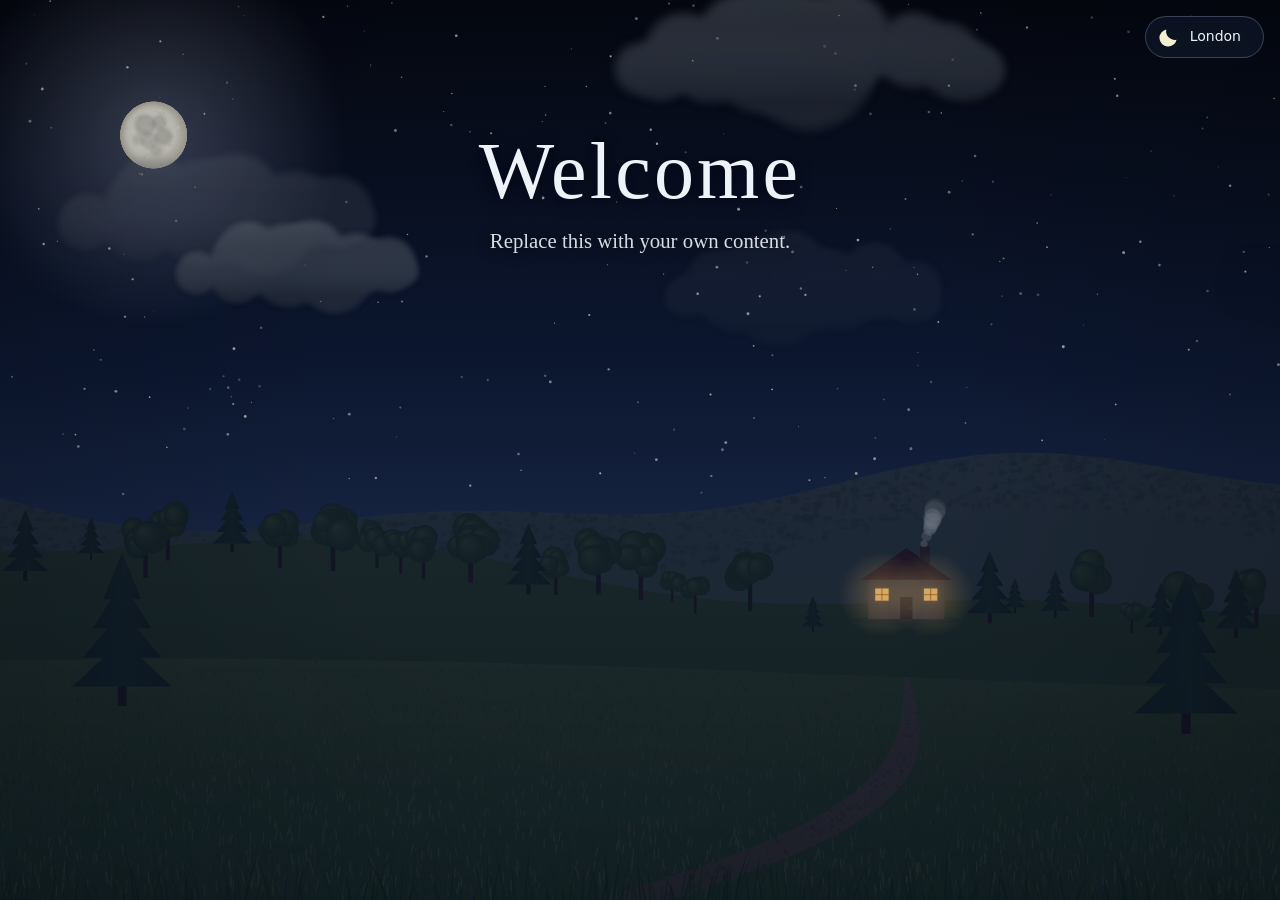
<file: backgrounds/weather/weather-scene.html>
<!DOCTYPE html>
<html lang="en">
<head>
<meta charset="UTF-8">
<meta name="viewport" content="width=device-width, initial-scale=1.0">
<title>Live Weather Scene</title>
<style>
  * { margin: 0; padding: 0; box-sizing: border-box; }
  html, body { height: 100%; }
  body {
    font-family: Georgia, "Times New Roman", serif;
    background: #7fb3e3;
    overflow-x: hidden;
    color: #1f2d36;
    transition: color 1.5s ease;
  }
  body.dark { color: #eef3fa; background: #0b1222; }
  #scene {
    position: fixed;
    inset: 0;
    width: 100%;
    height: 100%;
    z-index: 0;
    pointer-events: none;
  }
  /* Your page content goes here, above the scene */
  main {
    position: relative;
    z-index: 1;
    min-height: 100vh;
    display: flex;
    flex-direction: column;
    align-items: center;
    justify-content: flex-start;
    text-align: center;
    padding: 14vh 16px 24px;
  }
  h1 {
    font-size: clamp(2.4rem, 7vw, 5rem);
    font-weight: normal;
    letter-spacing: 0.04em;
    text-shadow: 0 2px 16px rgba(255, 255, 255, 0.7);
    transition: text-shadow 1.5s ease;
  }
  p {
    margin-top: 12px;
    font-size: clamp(1rem, 2.5vw, 1.3rem);
    opacity: 0.9;
    text-shadow: 0 1px 10px rgba(255, 255, 255, 0.7);
    transition: text-shadow 1.5s ease;
  }
  body.dark h1, body.dark p { text-shadow: 0 2px 16px rgba(0, 0, 20, 0.9); }

  /* ---------- Weather control ---------- */
  #wx {
    position: fixed;
    top: 16px;
    right: 16px;
    z-index: 3;
    display: flex;
    flex-direction: column;
    align-items: flex-end;
    font: 14px/1.4 system-ui, -apple-system, "Segoe UI", Roboto, sans-serif;
    color: #1f2d36;
    transition: color 1.5s ease;
  }
  body.dark #wx { color: #eef3fa; }
  .glass {
    background: rgba(255, 255, 255, 0.55);
    border: 1px solid rgba(255, 255, 255, 0.75);
    backdrop-filter: blur(8px);
    -webkit-backdrop-filter: blur(8px);
    transition: background 1.5s ease, border-color 1.5s ease;
  }
  body.dark .glass {
    background: rgba(18, 26, 44, 0.6);
    border-color: rgba(200, 210, 255, 0.25);
  }
  #wxPill {
    display: flex;
    align-items: center;
    gap: 8px;
    max-width: calc(100vw - 32px);
    padding: 7px 14px 7px 10px;
    border-radius: 999px;
    color: inherit;
    font: inherit;
    cursor: pointer;
  }
  #wxPill:focus-visible, #wx input:focus-visible, #wx button:focus-visible, #wx select:focus-visible {
    outline: 2px solid #f5b800;
    outline-offset: 2px;
  }
  #wxIcon { width: 26px; height: 26px; flex: none; }
  #wxPlace { white-space: nowrap; overflow: hidden; text-overflow: ellipsis; max-width: 40vw; }
  #wxTemp { font-weight: 600; }
  #wxPanel {
    margin-top: 8px;
    width: min(320px, calc(100vw - 32px));
    padding: 12px;
    border-radius: 14px;
  }
  #wxPanel[hidden] { display: none; }
  .row { display: flex; gap: 8px; }
  #cityInput {
    flex: 1;
    min-width: 0;
    padding: 8px 10px;
    border-radius: 8px;
    border: 1px solid rgba(0, 0, 0, 0.15);
    background: rgba(255, 255, 255, 0.85);
    color: #1f2d36;
    font: inherit;
  }
  body.dark #cityInput { background: rgba(10, 16, 30, 0.7); color: #eef3fa; border-color: rgba(255, 255, 255, 0.2); }
  .iconBtn {
    width: 38px;
    flex: none;
    display: grid;
    place-items: center;
    border-radius: 8px;
    border: 1px solid rgba(0, 0, 0, 0.15);
    background: rgba(255, 255, 255, 0.85);
    color: #1f2d36;
    cursor: pointer;
  }
  body.dark .iconBtn { background: rgba(10, 16, 30, 0.7); color: #eef3fa; border-color: rgba(255, 255, 255, 0.2); }
  .iconBtn svg { width: 18px; height: 18px; }
  #results { list-style: none; margin-top: 6px; }
  #results button {
    width: 100%;
    text-align: left;
    padding: 7px 8px;
    border: 0;
    border-radius: 6px;
    background: transparent;
    color: inherit;
    font: inherit;
    cursor: pointer;
  }
  #results button:hover { background: rgba(127, 127, 127, 0.18); }
  #results small { opacity: 0.7; }
  #wxDetails { margin-top: 10px; font-size: 13px; opacity: 0.85; }
  #wxStatus { margin-top: 4px; font-size: 12px; opacity: 0.75; min-height: 1em; }
  .preview {
    margin-top: 10px;
    padding-top: 10px;
    border-top: 1px solid rgba(127, 127, 127, 0.3);
    display: flex;
    flex-wrap: wrap;
    align-items: center;
    gap: 8px;
    font-size: 13px;
  }
  .preview select {
    flex: 1;
    min-width: 0;
    padding: 5px 6px;
    border-radius: 6px;
    border: 1px solid rgba(0, 0, 0, 0.15);
    background: rgba(255, 255, 255, 0.85);
    color: #1f2d36;
    font: inherit;
  }
  body.dark .preview select { background: rgba(10, 16, 30, 0.7); color: #eef3fa; border-color: rgba(255, 255, 255, 0.2); }
  .preview label { display: flex; align-items: center; gap: 4px; cursor: pointer; }
</style>
</head>
<body>
<canvas id="scene"></canvas>

<div id="wx">
  <button id="wxPill" class="glass" type="button" aria-expanded="false" aria-controls="wxPanel">
    <span id="wxIcon" aria-hidden="true"></span>
    <span id="wxPlace">Loading…</span>
    <span id="wxTemp"></span>
  </button>
  <div id="wxPanel" class="glass" hidden>
    <form id="searchForm" class="row" autocomplete="off">
      <input id="cityInput" type="search" placeholder="Search a city" aria-label="Search a city">
      <button id="locBtn" class="iconBtn" type="button" title="Use my location" aria-label="Use my location">
        <svg viewBox="0 0 24 24" fill="none" stroke="currentColor" stroke-width="2" stroke-linecap="round">
          <circle cx="12" cy="12" r="3.5"/><path d="M12 2v3M12 19v3M2 12h3M19 12h3"/><circle cx="12" cy="12" r="7.5"/>
        </svg>
      </button>
    </form>
    <ul id="results"></ul>
    <div id="wxDetails"></div>
    <div id="wxStatus" role="status"></div>
    <div class="preview">
      <span>Preview</span>
      <select id="previewSel" aria-label="Preview a weather scene">
        <option value="">Live weather</option>
        <option value="clear">Clear</option>
        <option value="partly">Partly cloudy</option>
        <option value="cloudy">Overcast</option>
        <option value="windy">Windy</option>
        <option value="fog">Fog</option>
        <option value="drizzle">Drizzle</option>
        <option value="rain">Rain</option>
        <option value="heavy">Heavy rain</option>
        <option value="storm">Thunderstorm</option>
        <option value="snow">Snow</option>
      </select>
      <label><input id="previewNight" type="checkbox"> Night</label>
    </div>
  </div>
</div>

<main>
  <h1>Welcome</h1>
  <p>Replace this with your own content.</p>
</main>

<script>
(() => {
  'use strict';
  const canvas = document.getElementById('scene');
  const ctx = canvas.getContext('2d');
  const TAU = Math.PI * 2;
  const rand = (a, b) => a + Math.random() * (b - a);
  const pick = arr => arr[Math.floor(Math.random() * arr.length)];
  const clamp = (v, a, b) => Math.max(a, Math.min(b, v));
  const reduceMotion = window.matchMedia('(prefers-reduced-motion: reduce)').matches;
  let W = 0, H = 0, dpr = 1, S = 1;

  /* =========================================================
     Weather codes (WMO, as used by Open-Meteo)
     ========================================================= */
  function describe(code) {
    if (code === 0) return { label: 'Clear', kind: 'clear' };
    if (code === 1) return { label: 'Mainly clear', kind: 'clear' };
    if (code === 2) return { label: 'Partly cloudy', kind: 'partly' };
    if (code === 3) return { label: 'Overcast', kind: 'cloudy' };
    if (code === 45 || code === 48) return { label: 'Fog', kind: 'fog' };
    if (code >= 51 && code <= 57) return { label: code >= 56 ? 'Freezing drizzle' : 'Drizzle', kind: 'drizzle' };
    if (code >= 61 && code <= 67) return { label: code >= 66 ? 'Freezing rain' : code === 65 ? 'Heavy rain' : 'Rain', kind: 'rain' };
    if (code >= 71 && code <= 77) return { label: code === 77 ? 'Snow grains' : code === 75 ? 'Heavy snow' : 'Snow', kind: 'snow' };
    if (code >= 80 && code <= 82) return { label: code === 82 ? 'Violent showers' : 'Rain showers', kind: 'rain' };
    if (code === 85 || code === 86) return { label: 'Snow showers', kind: 'snow' };
    if (code >= 95) return { label: 'Thunderstorm', kind: 'storm' };
    return { label: 'Unknown', kind: 'cloudy' };
  }

  // Turn a weather report into scene targets (all 0..1)
  function sceneFor(code, isDay, windKmh) {
    const t = { cloud: 0.3, rain: 0, drizzle: 0, snow: 0, fog: 0, storm: 0, night: isDay ? 0 : 1, wind: clamp((windKmh - 8) / 42, 0, 1) };
    switch (true) {
      case code === 0: t.cloud = 0.04; break;
      case code === 1: t.cloud = 0.22; break;
      case code === 2: t.cloud = 0.5; break;
      case code === 3: t.cloud = 0.95; break;
      case code === 45 || code === 48: t.cloud = 0.75; t.fog = 1; break;
      case code >= 51 && code <= 57: t.cloud = 0.9; t.drizzle = code === 51 ? 0.5 : code === 55 || code === 57 ? 1 : 0.75; break;
      case code === 61: t.cloud = 0.9; t.rain = 0.45; break;
      case code === 63 || code === 66: t.cloud = 0.95; t.rain = 0.7; break;
      case code === 65 || code === 67: t.cloud = 1; t.rain = 1; break;
      case code === 71 || code === 77: t.cloud = 0.9; t.snow = 0.45; break;
      case code === 73: t.cloud = 0.95; t.snow = 0.7; break;
      case code === 75: t.cloud = 1; t.snow = 1; break;
      case code === 80: t.cloud = 0.8; t.rain = 0.55; break;
      case code === 81: t.cloud = 0.9; t.rain = 0.8; break;
      case code === 82: t.cloud = 1; t.rain = 1; break;
      case code === 85: t.cloud = 0.9; t.snow = 0.65; break;
      case code === 86: t.cloud = 1; t.snow = 0.95; break;
      case code >= 95: t.cloud = 1; t.storm = 1; t.rain = code === 95 ? 0.8 : 1; break;
    }
    return t;
  }

  const PRESETS = {
    clear:   { code: 0,  wind: 6 },
    partly:  { code: 2,  wind: 12 },
    cloudy:  { code: 3,  wind: 14 },
    windy:   { code: 1,  wind: 55 },
    fog:     { code: 45, wind: 3 },
    drizzle: { code: 53, wind: 10 },
    rain:    { code: 63, wind: 18 },
    heavy:   { code: 65, wind: 30 },
    storm:   { code: 95, wind: 38 },
    snow:    { code: 73, wind: 12 }
  };

  /* =========================================================
     Small weather icons for the control
     ========================================================= */
  function iconSVG(kind, night) {
    const sun = '<circle cx="12" cy="12" r="5" fill="#ffc93c"/><g stroke="#ffb300" stroke-width="2" stroke-linecap="round"><path d="M12 1.5v2.5M12 20v2.5M1.5 12H4M20 12h2.5M4.6 4.6l1.8 1.8M17.6 17.6l1.8 1.8M4.6 19.4l1.8-1.8M17.6 6.4l1.8-1.8"/></g>';
    const moon = '<path d="M19 14.5A8 8 0 0 1 9.5 5a8 8 0 1 0 9.5 9.5z" fill="#f2eecf"/>';
    const cloud = (fill, y = 0) => `<path transform="translate(0 ${y})" d="M7 19h10.5a4 4 0 0 0 .4-8 5.5 5.5 0 0 0-10.6-1.3A4.7 4.7 0 0 0 7 19z" fill="${fill}"/>`;
    const small = night ? '<g transform="translate(-3 -4) scale(.75)">' + moon + '</g>' : '<g transform="translate(-3 -4) scale(.75)">' + sun + '</g>';
    switch (kind) {
      case 'clear': return `<svg viewBox="0 0 24 24">${night ? moon : sun}</svg>`;
      case 'partly': return `<svg viewBox="0 0 24 24">${small}${cloud('#e9eef3', 1)}</svg>`;
      case 'cloudy': return `<svg viewBox="0 0 24 24">${cloud('#b9c3cc', -3)}${cloud('#e4e9ee', 1)}</svg>`;
      case 'fog': return `<svg viewBox="0 0 24 24">${cloud('#cfd6dd', -4)}<g stroke="#aab4bd" stroke-width="2" stroke-linecap="round"><path d="M4 17h16M6 21h12"/></g></svg>`;
      case 'drizzle':
      case 'rain': return `<svg viewBox="0 0 24 24">${cloud('#c3ccd5', -4)}<g stroke="#4f9be8" stroke-width="2" stroke-linecap="round"><path d="M8 18l-1 3M12 18l-1 3M16 18l-1 3"/></g></svg>`;
      case 'storm': return `<svg viewBox="0 0 24 24">${cloud('#8c97a3', -4)}<path d="M12.5 14l-3 5h3l-1.5 4 4.5-6h-3l1.5-3z" fill="#ffd23f"/></svg>`;
      case 'snow': return `<svg viewBox="0 0 24 24">${cloud('#d5dde4', -4)}<g fill="#ffffff" stroke="#9fb3c6" stroke-width=".6"><circle cx="8" cy="19" r="1.4"/><circle cx="12" cy="21" r="1.4"/><circle cx="16" cy="19" r="1.4"/></g></svg>`;
    }
    return '';
  }

  /* =========================================================
     Helpers
     ========================================================= */
  function layer(w = W, h = H) {
    const c = document.createElement('canvas');
    c.width = Math.max(1, Math.round(w * dpr));
    c.height = Math.max(1, Math.round(h * dpr));
    const x = c.getContext('2d');
    x.setTransform(dpr, 0, 0, dpr, 0, 0);
    return { c, x };
  }
  const hex = h => { const v = parseInt(h.slice(1), 16); return [(v >> 16) & 255, (v >> 8) & 255, v & 255]; };
  const lerp3 = (a, b, k) => [a[0] + (b[0] - a[0]) * k, a[1] + (b[1] - a[1]) * k, a[2] + (b[2] - a[2]) * k];
  const rgb = (c, a = 1) => `rgba(${Math.round(c[0])},${Math.round(c[1])},${Math.round(c[2])},${a})`;
  const shade = (h, k) => {
    const [r, g, b] = hex(h);
    const f = c => Math.round(k < 0 ? c * (1 + k) : c + (255 - c) * k);
    return `rgb(${f(r)},${f(g)},${f(b)})`;
  };
  function seeded(seed) {
    let a = seed >>> 0;
    return () => {
      a = (a + 0x6D2B79F5) | 0;
      let t = Math.imul(a ^ (a >>> 15), 1 | a);
      t = (t + Math.imul(t ^ (t >>> 7), 61 | t)) ^ t;
      return ((t ^ (t >>> 14)) >>> 0) / 4294967296;
    };
  }

  /* =========================================================
     Scene state: current values ease toward targets
     ========================================================= */
  const cur = { cloud: 0.2, rain: 0, drizzle: 0, snow: 0, fog: 0, storm: 0, night: 0, wind: 0.1, cover: 0 };
  let tgt = { ...cur };
  {
    const hr = new Date().getHours();
    cur.night = tgt.night = (hr < 6 || hr >= 18) ? 1 : 0;
  }
  let firstScene = true;
  function setTargets(t) {
    tgt = { ...t, cover: t.snow > 0.2 ? clamp(t.snow + 0.35, 0, 1) : 0 };
    if (firstScene) { Object.assign(cur, tgt); firstScene = false; }
  }

  /* =========================================================
     Landscape (pre-rendered for green and snowy versions)
     ========================================================= */
  let seed = Math.floor(Math.random() * 1e9);
  let land = null;    // { farG, farS, nearG, nearS, windows }
  let scratch, moonSprite, cloudSprites, fogSprites;

  function hills(R) {
    const o = [R() * 10, R() * 10, R() * 10, R() * 10, R() * 10];
    return {
      far: x => H * 0.55 - (Math.sin(x * 0.0042 + o[0]) * 0.035 + Math.sin(x * 0.011 + o[1]) * 0.014) * H,
      mid: x => H * 0.64 - (Math.sin(x * 0.0031 + o[2]) * 0.04 + Math.sin(x * 0.0095 + o[3]) * 0.012) * H,
      meadow: x => H * 0.75 - Math.sin(x * 0.0024 + o[4]) * 0.018 * H
    };
  }

  function drawRoundTree(x, bx, by, h, snowy, R, haze = 0) {
    const tw = Math.max(1.5, h * 0.07);
    x.fillStyle = shade('#4a3524', -haze * 0.2);
    x.fillRect(bx - tw / 2, by - h * 0.45, tw, h * 0.45 + 2);
    const r = h * 0.3;
    const cy = by - h * 0.62;
    const blobs = [];
    for (let k = 0; k < 9; k++) blobs.push([bx + (R() - 0.5) * r * 1.3, cy + (R() - 0.5) * r * 1.1, r * (0.5 + R() * 0.35)]);
    for (const [px, py, pr] of blobs) {
      const g = x.createRadialGradient(px - pr * 0.35, py - pr * 0.4, pr * 0.1, px, py, pr);
      g.addColorStop(0, snowy ? '#5d7a62' : '#7fb35a');
      g.addColorStop(1, snowy ? '#2f4536' : '#3c6e2b');
      x.fillStyle = g;
      x.beginPath(); x.arc(px, py, pr, 0, TAU); x.fill();
    }
    if (snowy) {
      x.fillStyle = 'rgba(248,251,255,0.95)';
      for (const [px, py, pr] of blobs) { x.beginPath(); x.ellipse(px, py - pr * 0.55, pr * 0.75, pr * 0.38, 0, Math.PI, TAU); x.fill(); }
    }
  }

  function drawConifer(x, bx, by, h, snowy) {
    x.fillStyle = '#3b2a1c';
    x.fillRect(bx - h * 0.03, by - h * 0.15, h * 0.06, h * 0.15 + 2);
    const tiers = 4;
    for (let k = 0; k < tiers; k++) {
      const ty = by - h * 0.12 - k * h * 0.2, tw = h * (0.34 - k * 0.07);
      const g = x.createLinearGradient(bx - tw, 0, bx + tw, 0);
      g.addColorStop(0, snowy ? '#1f3a2c' : '#24502f');
      g.addColorStop(0.55, snowy ? '#2f5440' : '#346b3c');
      g.addColorStop(1, snowy ? '#1a3226' : '#1f4628');
      x.fillStyle = g;
      x.beginPath();
      x.moveTo(bx - tw, ty);
      x.lineTo(bx, ty - h * 0.32);
      x.lineTo(bx + tw, ty);
      x.closePath();
      x.fill();
      if (snowy) {
        x.fillStyle = 'rgba(250,252,255,0.95)';
        x.beginPath();
        x.moveTo(bx - tw * 0.85, ty - 1);
        x.lineTo(bx, ty - h * 0.3);
        x.lineTo(bx + tw * 0.85, ty - 1);
        x.quadraticCurveTo(bx, ty - h * 0.12, bx - tw * 0.85, ty - 1);
        x.fill();
      }
    }
  }

  function renderLand(snowy) {
    const R = seeded(seed);
    const hl = hills(R);
    const far = layer(), near = layer();
    const windows = [];

    /* ---- far hills ---- */
    let x = far.x;
    let g = x.createLinearGradient(0, H * 0.45, 0, H * 0.7);
    g.addColorStop(0, snowy ? '#e9eff4' : '#86ab84');
    g.addColorStop(1, snowy ? '#cfdbe4' : '#6d9a69');
    x.fillStyle = g;
    x.beginPath(); x.moveTo(0, H);
    for (let px = 0; px <= W; px += 8) x.lineTo(px, hl.far(px));
    x.lineTo(W, H); x.closePath(); x.fill();
    // distant woodland dots along the ridges
    for (let i = 0; i < W * 0.9; i++) {
      const px = R() * W, top = hl.far(px);
      const py = top + R() * H * 0.06;
      x.fillStyle = snowy ? `rgba(70,95,90,${0.25 + R() * 0.3})` : `rgba(45,85,45,${0.25 + R() * 0.35})`;
      x.beginPath(); x.ellipse(px, py, (1.5 + R() * 3) * S, (1.2 + R() * 2.4) * S, 0, 0, TAU); x.fill();
    }
    // atmospheric haze
    x.globalCompositeOperation = 'source-atop';
    x.fillStyle = snowy ? 'rgba(200,215,230,0.35)' : 'rgba(175,205,220,0.42)';
    x.fillRect(0, 0, W, H);
    x.globalCompositeOperation = 'source-over';

    /* ---- mid hill with trees and a cottage ---- */
    x = near.x;
    g = x.createLinearGradient(0, H * 0.55, 0, H * 0.78);
    g.addColorStop(0, snowy ? '#f3f7fa' : '#77a94f');
    g.addColorStop(1, snowy ? '#d9e3eb' : '#558c38');
    x.fillStyle = g;
    x.beginPath(); x.moveTo(0, H);
    for (let px = 0; px <= W; px += 8) x.lineTo(px, hl.mid(px));
    x.lineTo(W, H); x.closePath(); x.fill();

    const houseX = W * (0.62 + R() * 0.12);
    const trees = [];
    for (let px = R() * 30; px < W; px += (18 + R() * 46) * S) {
      if (Math.abs(px - houseX) < 70 * S) continue;
      trees.push({ px, kind: R() < 0.45 ? 'con' : 'round', h: (30 + R() * 34) * S, dy: R() * H * 0.03 });
    }
    trees.sort((a, b) => a.dy - b.dy);
    for (const t of trees) {
      const by = hl.mid(t.px) + t.dy + 4;
      if (t.kind === 'con') drawConifer(x, t.px, by, t.h, snowy);
      else drawRoundTree(x, t.px, by, t.h, snowy, R);
    }

    // cottage
    {
      const s = 1.15 * S, bx = houseX, by = hl.mid(houseX) + 14 * s;
      const w = 62 * s, h = 34 * s;
      x.fillStyle = 'rgba(0,0,0,0.18)';
      x.beginPath(); x.ellipse(bx, by + 1, w * 0.7, 4 * s, 0, 0, TAU); x.fill();
      // walls
      const wg = x.createLinearGradient(bx - w / 2, 0, bx + w / 2, 0);
      wg.addColorStop(0, '#d9c7a4'); wg.addColorStop(0.6, '#efe2c6'); wg.addColorStop(1, '#cdb994');
      x.fillStyle = wg;
      x.fillRect(bx - w / 2, by - h, w, h);
      // chimney
      x.fillStyle = '#8a5a45';
      x.fillRect(bx + w * 0.18, by - h - 26 * s, 8 * s, 18 * s);
      // roof
      x.fillStyle = snowy ? '#f7fafc' : '#8e3a2b';
      x.beginPath();
      x.moveTo(bx - w / 2 - 6 * s, by - h + 2 * s);
      x.lineTo(bx, by - h - 24 * s);
      x.lineTo(bx + w / 2 + 6 * s, by - h + 2 * s);
      x.closePath(); x.fill();
      x.fillStyle = snowy ? 'rgba(150,170,190,0.45)' : 'rgba(0,0,0,0.22)';
      x.beginPath();
      x.moveTo(bx, by - h - 24 * s);
      x.lineTo(bx + w / 2 + 6 * s, by - h + 2 * s);
      x.lineTo(bx + w / 2 - 6 * s, by - h + 2 * s);
      x.closePath(); x.fill();
      if (!snowy) {
        x.strokeStyle = 'rgba(60,20,10,0.35)'; x.lineWidth = 0.8;
        for (let k = 1; k < 6; k++) {
          const yy = by - h - 24 * s + k * 4.4 * s, half = (k * 4.4 / 26) * (w / 2 + 6 * s);
          x.beginPath(); x.moveTo(bx - half, yy); x.lineTo(bx + half, yy); x.stroke();
        }
      }
      // door
      x.fillStyle = '#5b3a26';
      x.fillRect(bx - 5 * s, by - 18 * s, 10 * s, 18 * s);
      x.fillStyle = '#d7b46a';
      x.beginPath(); x.arc(bx + 3 * s, by - 9 * s, 0.9 * s, 0, TAU); x.fill();
      // windows (lit at night)
      for (const wx of [bx - w * 0.32, bx + w * 0.32]) {
        const ww = 11 * s, wh = 10 * s, wy = by - h + 9 * s;
        x.fillStyle = '#e8dcc2';
        x.fillRect(wx - ww / 2 - 1.5 * s, wy - 1.5 * s, ww + 3 * s, wh + 3 * s);
        const gl = x.createLinearGradient(0, wy, 0, wy + wh);
        gl.addColorStop(0, '#8fb2c9'); gl.addColorStop(1, '#3d5566');
        x.fillStyle = gl;
        x.fillRect(wx - ww / 2, wy, ww, wh);
        x.fillStyle = '#e8dcc2';
        x.fillRect(wx - 0.6 * s, wy, 1.2 * s, wh);
        x.fillRect(wx - ww / 2, wy + wh / 2 - 0.6 * s, ww, 1.2 * s);
        windows.push({ x: wx, y: wy, w: ww, h: wh });
      }
      windows.chimney = { x: bx + w * 0.18 + 4 * s, y: by - h - 26 * s };
    }

    /* ---- meadow ---- */
    g = x.createLinearGradient(0, H * 0.72, 0, H);
    g.addColorStop(0, snowy ? '#f8fbfd' : '#82b44c');
    g.addColorStop(0.4, snowy ? '#eef3f7' : '#679d38');
    g.addColorStop(1, snowy ? '#d7e1ea' : '#3e7626');
    x.fillStyle = g;
    x.beginPath(); x.moveTo(0, H);
    for (let px = 0; px <= W; px += 8) x.lineTo(px, hl.meadow(px));
    x.lineTo(W, H); x.closePath(); x.fill();

    // ground texture
    const strokes = Math.round(W * H * 0.004);
    x.lineCap = 'round';
    for (let i = 0; i < strokes; i++) {
      const px = R() * W, top = hl.meadow(px), py = top + R() * (H - top);
      const depth = (py - top) / (H - top);
      if (snowy) {
        x.fillStyle = R() < 0.5 ? 'rgba(160,180,200,0.18)' : 'rgba(255,255,255,0.6)';
        x.fillRect(px, py, 1 + depth * 1.5, 1);
      } else {
        const len = (2 + depth * 8) * S;
        x.strokeStyle = pick(['#6e9c40', '#5a8a32', '#86b356', '#4b7a2a', '#9cc25e']);
        x.lineWidth = 0.5 + depth;
        x.beginPath(); x.moveTo(px, py); x.lineTo(px + (R() - 0.5) * len * 0.5, py - len); x.stroke();
      }
    }

    // a winding path up to the cottage
    {
      const top = hl.meadow(houseX);
      x.beginPath();
      const steps = 40;
      const pts = [];
      for (let k = 0; k <= steps; k++) {
        const u = k / steps;
        const py = top + (H + 10 - top) * u;
        const px = houseX + Math.sin(u * 3.2 + 0.5) * W * 0.06 * u - (houseX - W * 0.5) * u * u;
        pts.push([px, py, (4 + u * 70) * S]);
      }
      for (const [px, py, hw] of pts) x.lineTo(px - hw / 2, py);
      for (let k = pts.length - 1; k >= 0; k--) x.lineTo(pts[k][0] + pts[k][2] / 2, pts[k][1]);
      x.closePath();
      const pg = x.createLinearGradient(0, top, 0, H);
      pg.addColorStop(0, snowy ? '#e4eaf0' : '#b8a27c');
      pg.addColorStop(1, snowy ? '#c9d4de' : '#8f7752');
      x.fillStyle = pg;
      x.fill();
      x.fillStyle = snowy ? 'rgba(140,160,180,0.25)' : 'rgba(70,50,30,0.25)';
      for (let i = 0; i < 260; i++) {
        const k = Math.floor(R() * pts.length), [px, py, hw] = pts[k];
        x.beginPath(); x.arc(px + (R() - 0.5) * hw * 0.9, py + (R() - 0.5) * 6, (0.5 + R() * 1.6) * S * (0.4 + k / pts.length), 0, TAU); x.fill();
      }
    }

    // framing trees in the near meadow
    {
      const R2 = seeded(seed + 7);
      const spots = [W * (0.04 + R2() * 0.06), W * (0.9 + R2() * 0.08)];
      for (const px of spots) {
        const by = hl.meadow(px) + H * 0.05;
        if (R2() < 0.5) drawConifer(x, px, by, (120 + R2() * 50) * S, snowy);
        else drawRoundTree(x, px, by, (130 + R2() * 50) * S, snowy, R2);
      }
    }

    return { far, near, windows };
  }

  function buildLand() {
    const g = renderLand(false), s = renderLand(true);
    land = { farG: g.far, nearG: g.near, farS: s.far, nearS: s.near, windows: g.windows };
  }

  /* ---------- Sprites: moon, clouds, fog ---------- */
  function renderMoon() {
    const R = 120, c = document.createElement('canvas');
    c.width = c.height = R * 2 + 4;
    const x = c.getContext('2d');
    x.translate(R + 2, R + 2);
    x.beginPath(); x.arc(0, 0, R, 0, TAU); x.clip();
    const g = x.createRadialGradient(-R * 0.25, -R * 0.25, R * 0.1, 0, 0, R);
    g.addColorStop(0, '#fbf9ef'); g.addColorStop(0.7, '#e9e5d6'); g.addColorStop(1, '#bdb8a6');
    x.fillStyle = g; x.fillRect(-R, -R, R * 2, R * 2);
    x.filter = 'blur(6px)';
    for (const [mx, my, mr, a] of [[-30, -35, 38, 0.32], [20, -45, 26, 0.28], [35, 5, 32, 0.3], [-15, 20, 30, 0.25], [-55, 15, 20, 0.22], [10, 55, 22, 0.2]]) {
      x.fillStyle = `rgba(110,108,98,${a})`;
      x.beginPath(); x.arc(mx, my, mr, 0, TAU); x.fill();
    }
    x.filter = 'none';
    for (let i = 0; i < 40; i++) {
      const cx = rand(-R, R), cy = rand(-R, R), cr = rand(2, 7);
      x.strokeStyle = 'rgba(90,88,80,0.18)'; x.lineWidth = 1;
      x.beginPath(); x.arc(cx, cy, cr, 0, TAU); x.stroke();
    }
    return c;
  }

  function renderCloud(seedN, dark) {
    const R = seeded(seedN);
    const cw = 420, ch = 200;
    const c = document.createElement('canvas');
    c.width = cw; c.height = ch;
    const x = c.getContext('2d');
    const puffs = [];
    const n = 22 + Math.floor(R() * 12);
    for (let k = 0; k < n; k++) {
      const u = R() * 2 - 1;
      const px = cw / 2 + u * cw * 0.36;
      const r = (26 + R() * 34) * (1 - Math.abs(u) * 0.55);
      const py = ch * 0.62 - R() * r * 0.9;
      puffs.push([px, py, r]);
    }
    x.filter = 'blur(4px)';
    x.fillStyle = dark ? '#4b535e' : '#ffffff';
    for (const [px, py, r] of puffs) { x.beginPath(); x.arc(px, py, r, 0, TAU); x.fill(); }
    x.fillRect(cw * 0.2, ch * 0.55, cw * 0.6, ch * 0.08);
    x.filter = 'none';
    x.globalCompositeOperation = 'source-atop';
    const g = x.createLinearGradient(0, ch * 0.15, 0, ch * 0.75);
    if (dark) {
      g.addColorStop(0, 'rgba(140,150,162,0.6)');
      g.addColorStop(0.5, 'rgba(90,98,110,0)');
      g.addColorStop(1, 'rgba(25,30,38,0.55)');
    } else {
      g.addColorStop(0, 'rgba(255,255,255,0)');
      g.addColorStop(0.55, 'rgba(225,230,238,0.2)');
      g.addColorStop(1, 'rgba(150,162,180,0.65)');
    }
    x.fillStyle = g;
    x.fillRect(0, 0, cw, ch);
    return c;
  }

  function renderFog(col) {
    const c = document.createElement('canvas');
    c.width = 512; c.height = 200;
    const x = c.getContext('2d');
    x.translate(256, 100);
    x.scale(2.4, 1);
    const g = x.createRadialGradient(0, 0, 0, 0, 0, 100);
    g.addColorStop(0, col + 'cc');
    g.addColorStop(0.6, col + '55');
    g.addColorStop(1, col + '00');
    x.fillStyle = g;
    x.beginPath(); x.arc(0, 0, 100, 0, TAU); x.fill();
    return c;
  }

  /* =========================================================
     Moving things
     ========================================================= */
  let clouds = [], stars = [], drops = [], splashes = [], flakes = [], leaves = [], fogBlobs = [], blades = [], smoke = [];
  const lightning = { timer: 2, flash: 0, bolt: null, second: 0 };

  function setupMovers() {
    clouds = [];
    const N = 16;
    const order = Array.from({ length: N }, (_, i) => i / N).sort(() => Math.random() - 0.5);
    for (let i = 0; i < N; i++) {
      clouds.push({
        x: rand(-200, W + 200), y: rand(0.03, 0.4) * H, depth: rand(0.3, 1),
        sc: rand(0.7, 1.5), idx: i % cloudSprites.length, th: order[i]
      });
    }
    clouds.sort((a, b) => a.depth - b.depth);

    stars = [];
    for (let i = 0; i < Math.round(W * H / 5000); i++) stars.push({ x: rand(0, W), y: rand(0, H * 0.55), r: rand(0.5, 1.5), ph: rand(0, 6), sp: rand(0.8, 2.5) });

    drops = [];
    const maxDrops = Math.min(1100, Math.round(W * H / 900));
    for (let i = 0; i < maxDrops; i++) drops.push(newDrop(true));
    splashes = [];

    flakes = [];
    const maxFlakes = Math.min(700, Math.round(W * H / 1500));
    for (let i = 0; i < maxFlakes; i++) flakes.push({ x: rand(0, W), y: rand(-H, H), z: Math.pow(Math.random(), 1.4), ph: rand(0, TAU) });

    leaves = [];
    for (let i = 0; i < 30; i++) leaves.push(newLeaf(true));

    fogBlobs = [];
    for (let i = 0; i < 12; i++) fogBlobs.push({ x: rand(-300, W), y: rand(0.48, 1.0) * H, sc: rand(0.8, 1.8) * S, v: rand(0.1, 0.35), front: i % 3 === 0 });

    blades = [];
    for (let px = 0; px < W; px += rand(2.5, 6)) {
      blades.push({ x: px, h: rand(16, 54) * S, w: rand(1.4, 3) * S, lean: rand(-0.35, 0.35), ph: rand(0, TAU), c: Math.floor(Math.random() * 3) });
    }
    smoke = [];
  }

  function newDrop(initial) {
    const z = rand(0.35, 1);
    return { x: rand(-W * 0.2, W * 1.1), y: initial ? rand(-H, H) : rand(-120, -10), z, land: H * 0.74 + z * H * 0.26 };
  }
  function newLeaf(initial) {
    return {
      x: initial ? rand(0, W) : rand(-80, -10), y: rand(H * 0.3, H * 0.9), z: rand(0.5, 1.2),
      rot: rand(0, TAU), vr: rand(-0.15, 0.15), ph: rand(0, TAU),
      col: pick(['#c9782b', '#d99a2b', '#9a5a22', '#7a9a32', '#b5482a'])
    };
  }

  /* =========================================================
     Resize
     ========================================================= */
  function resize() {
    dpr = Math.min(window.devicePixelRatio || 1, 2);
    W = window.innerWidth;
    H = window.innerHeight;
    canvas.width = Math.round(W * dpr);
    canvas.height = Math.round(H * dpr);
    ctx.setTransform(dpr, 0, 0, dpr, 0, 0);
    S = clamp(W / 1200, 0.6, 1.1);
    if (!moonSprite) moonSprite = renderMoon();
    if (!cloudSprites) {
      cloudSprites = [];
      for (let i = 0; i < 6; i++) cloudSprites.push({ light: renderCloud(101 + i * 17, false), dark: renderCloud(101 + i * 17, true) });
    }
    if (!fogSprites) fogSprites = { light: renderFog('#e4e9ed'), dark: renderFog('#2c3644') };
    scratch = layer();
    buildLand();
    setupMovers();
  }

  /* =========================================================
     Drawing
     ========================================================= */
  const SKY = {
    dayClear:   [hex('#2f7fd6'), hex('#78b5ea'), hex('#d4ebf6')],
    dayOver:    [hex('#7d8894'), hex('#9ea8b1'), hex('#c6cbcf')],
    storm:      [hex('#2b3138'), hex('#3d454e'), hex('#5a636b')],
    nightClear: [hex('#02050f'), hex('#0a1634'), hex('#1e3156')],
    nightOver:  [hex('#0a0d13'), hex('#141a23'), hex('#222a35')]
  };
  function skyColors() {
    const ce = clamp(Math.max(cur.cloud, cur.fog * 0.85), 0, 1);
    const out = [];
    for (let i = 0; i < 3; i++) {
      let day = lerp3(SKY.dayClear[i], SKY.dayOver[i], ce);
      day = lerp3(day, SKY.storm[i], clamp(cur.storm * 0.85 + cur.rain * 0.3, 0, 1));
      let nt = lerp3(SKY.nightClear[i], SKY.nightOver[i], ce);
      nt = lerp3(nt, [6, 8, 12], cur.storm * 0.5);
      out.push(lerp3(day, nt, cur.night));
    }
    return out;
  }

  function sunMoonPos() {
    return { x: Math.max(90, W * 0.12), y: Math.max(90, H * 0.15) };
  }

  function drawSky(t) {
    const [c0, c1, c2] = skyColors();
    const g = ctx.createLinearGradient(0, 0, 0, H * 0.75);
    g.addColorStop(0, rgb(c0)); g.addColorStop(0.55, rgb(c1)); g.addColorStop(1, rgb(c2));
    ctx.fillStyle = g;
    ctx.fillRect(0, 0, W, H);

    const ce = clamp(Math.max(cur.cloud, cur.fog), 0, 1);
    const starA = cur.night * Math.pow(1 - ce, 2);
    if (starA > 0.01) {
      for (const s of stars) {
        ctx.fillStyle = `rgba(255,255,240,${starA * (0.35 + 0.65 * (0.5 + 0.5 * Math.sin(t * s.sp + s.ph)))})`;
        ctx.beginPath(); ctx.arc(s.x, s.y, s.r, 0, TAU); ctx.fill();
      }
    }

    const p = sunMoonPos();
    const veil = clamp(ce * 0.9 + cur.storm * 0.1, 0, 1);
    const sunA = (1 - cur.night) * (1 - veil * 0.92);
    if (sunA > 0.01) {
      const sy = p.y + cur.night * H * 0.4;
      const bloom = ctx.createRadialGradient(p.x, sy, 0, p.x, sy, 240 * S);
      bloom.addColorStop(0, `rgba(255,252,235,${0.85 * sunA})`);
      bloom.addColorStop(0.18, `rgba(255,244,205,${0.4 * sunA})`);
      bloom.addColorStop(1, 'rgba(255,240,200,0)');
      ctx.fillStyle = bloom;
      ctx.fillRect(p.x - 250 * S, sy - 250 * S, 500 * S, 500 * S);
      ctx.fillStyle = `rgba(255,255,246,${sunA})`;
      ctx.beginPath(); ctx.arc(p.x, sy, 30 * S, 0, TAU); ctx.fill();
    }
    // behind thin cloud the sun is still a soft bright patch
    if ((1 - cur.night) * veil > 0.05 && cur.storm < 0.6) {
      const a = (1 - cur.night) * veil * (1 - cur.storm) * 0.35;
      const gl = ctx.createRadialGradient(p.x, p.y, 0, p.x, p.y, 200 * S);
      gl.addColorStop(0, `rgba(255,255,250,${a})`); gl.addColorStop(1, 'rgba(255,255,250,0)');
      ctx.fillStyle = gl;
      ctx.fillRect(p.x - 210 * S, p.y - 210 * S, 420 * S, 420 * S);
    }
    const moonA = cur.night * (1 - veil * 0.85);
    if (moonA > 0.01) {
      const my = p.y - (1 - cur.night) * (p.y + 80);
      const glow = ctx.createRadialGradient(p.x, my, 0, p.x, my, 180 * S);
      glow.addColorStop(0, `rgba(210,220,255,${0.3 * moonA})`);
      glow.addColorStop(1, 'rgba(210,220,255,0)');
      ctx.fillStyle = glow;
      ctx.fillRect(p.x - 190 * S, my - 190 * S, 380 * S, 380 * S);
      const R = 32 * S;
      ctx.globalAlpha = moonA;
      ctx.drawImage(moonSprite, p.x - R, my - R, R * 2, R * 2);
      ctx.globalAlpha = 1;
    }
  }

  function drawClouds(k) {
    const ce = clamp(Math.max(cur.cloud, cur.fog * 0.6), 0, 1);
    const darkness = clamp(0.15 * cur.cloud + 0.85 * cur.storm + 0.15 * cur.rain + 0.15 * cur.snow, 0, 1);
    const nightDim = 1 - cur.night * 0.45;
    // overcast blanket
    const blanket = clamp((ce - 0.6) * 2.5, 0, 1);
    if (blanket > 0) {
      const g = ctx.createLinearGradient(0, 0, 0, H * 0.5);
      const top = lerp3(lerp3(hex('#aab3bb'), hex('#3b434c'), cur.storm), hex('#161b22'), cur.night);
      g.addColorStop(0, rgb(top, 0.85 * blanket));
      g.addColorStop(1, rgb(top, 0));
      ctx.fillStyle = g;
      ctx.fillRect(0, 0, W, H * 0.5);
    }
    const speed = (0.06 + cur.wind * 1.8) * k;
    for (const c of clouds) {
      c.x += speed * (0.35 + c.depth * 0.9);
      const sp = cloudSprites[c.idx];
      const w = 420 * c.sc * S * (1 + cur.storm * 0.4), h = 200 * c.sc * S * (1 + cur.storm * 0.4);
      if (c.x - w / 2 > W + 40) { c.x = -w / 2 - rand(20, 200); c.y = rand(0.03, 0.4) * H; }
      const vis = clamp((ce * 1.15 - c.th) * 5, 0, 1);
      if (vis <= 0.01) continue;
      const a = vis * (0.6 + 0.4 * c.depth) * nightDim * (1 - cur.fog * 0.65);
      const y = c.y + cur.storm * 20 * S;
      const dk = Math.max(darkness, cur.night * 0.9);
      ctx.globalAlpha = a * (1 - dk);
      ctx.drawImage(sp.light, c.x - w / 2, y - h / 2, w, h);
      ctx.globalAlpha = a * dk;
      ctx.drawImage(sp.dark, c.x - w / 2, y - h / 2, w, h);
    }
    ctx.globalAlpha = 1;
  }

  function lightLevel() {
    const day = 1 - 0.3 * Math.max(cur.cloud, cur.fog * 0.6) - 0.36 * cur.storm - 0.2 * cur.rain - 0.08 * cur.drizzle - 0.06 * cur.snow;
    return clamp((1 - cur.night) * day + cur.night * (0.16 + cur.cover * 0.12), 0.08, 1);
  }

  function drawLand(t) {
    const X = scratch.x;
    X.globalCompositeOperation = 'source-over';
    X.clearRect(0, 0, W, H);
    const cv = cur.cover;
    if (cv < 1) X.drawImage(land.farG.c, 0, 0, W, H);
    if (cv > 0) { X.globalAlpha = cv; X.drawImage(land.farS.c, 0, 0, W, H); X.globalAlpha = 1; }
    // fog between the far hills and the near ground
    const fogCol = lerp3(lerp3(hex('#dde3e8'), hex('#8b939b'), cur.storm * 0.6), hex('#273140'), cur.night);
    const farFog = clamp(cur.fog * 0.75 + cur.rain * 0.25 + cur.snow * 0.3 + cur.drizzle * 0.2, 0, 0.85);
    if (farFog > 0.01) {
      X.globalCompositeOperation = 'source-atop';
      X.fillStyle = rgb(fogCol, farFog);
      X.fillRect(0, 0, W, H);
      X.globalCompositeOperation = 'source-over';
    }
    if (cv < 1) X.drawImage(land.nearG.c, 0, 0, W, H);
    if (cv > 0) { X.globalAlpha = cv; X.drawImage(land.nearS.c, 0, 0, W, H); X.globalAlpha = 1; }

    // overall light: darker under cloud, blue and dim at night
    const L = lightLevel();
    const tint = lerp3(hex('#1d252d'), hex('#040a1c'), cur.night);
    X.globalCompositeOperation = 'source-atop';
    X.fillStyle = rgb(tint, clamp(1 - L, 0, 0.9));
    X.fillRect(0, 0, W, H);
    if (cur.night > 0.05) {
      X.fillStyle = `rgba(60,80,140,${0.06 * cur.night})`;
      X.fillRect(0, 0, W, H);
    }
    // wet ground looks darker and a little glossy
    const wet = clamp(cur.rain + cur.drizzle * 0.5, 0, 1);
    if (wet > 0.05) {
      X.fillStyle = `rgba(10,20,30,${0.12 * wet})`;
      X.fillRect(0, H * 0.7, W, H * 0.3);
    }
    X.globalCompositeOperation = 'source-over';
    ctx.drawImage(scratch.c, 0, 0, W, H);

    // lit cottage windows and chimney smoke
    const glow = clamp((0.55 - L) * 2.2, 0, 1);
    if (glow > 0.01) {
      for (const w of land.windows) {
        ctx.fillStyle = `rgba(255,200,110,${0.9 * glow})`;
        ctx.fillRect(w.x - w.w / 2, w.y, w.w, w.h);
        const g = ctx.createRadialGradient(w.x, w.y + w.h / 2, 0, w.x, w.y + w.h / 2, 40 * S);
        g.addColorStop(0, `rgba(255,190,100,${0.35 * glow})`);
        g.addColorStop(1, 'rgba(255,190,100,0)');
        ctx.fillStyle = g;
        ctx.fillRect(w.x - 40 * S, w.y + w.h / 2 - 40 * S, 80 * S, 80 * S);
        ctx.fillStyle = `rgba(120,70,30,${0.6 * glow})`;
        ctx.fillRect(w.x - 0.6 * S, w.y, 1.2 * S, w.h);
        ctx.fillRect(w.x - w.w / 2, w.y + w.h / 2 - 0.6 * S, w.w, 1.2 * S);
      }
    }
    return L;
  }

  function drawSmoke(k, L) {
    const ch = land.windows.chimney;
    if (!ch) return;
    const want = clamp(0.25 + cur.cover * 0.6 + cur.night * 0.4 + cur.cloud * 0.2, 0, 1);
    if (Math.random() < 0.12 * want * k) smoke.push({ x: ch.x + rand(-2, 2), y: ch.y, r: 3 * S, a: 0.35, vx: 0, life: 1 });
    const col = lerp3(hex('#e9ecef'), hex('#5a6270'), 1 - L);
    for (let i = smoke.length - 1; i >= 0; i--) {
      const s = smoke[i];
      s.life -= 0.006 * k;
      if (s.life <= 0) { smoke.splice(i, 1); continue; }
      s.vx += (cur.wind * 0.08 + 0.004) * k;
      s.x += (s.vx + Math.sin(s.life * 8) * 0.15) * k;
      s.y -= (0.45 - cur.wind * 0.25) * k;
      s.r += 0.09 * S * k;
      ctx.fillStyle = rgb(col, s.a * s.life);
      ctx.beginPath(); ctx.arc(s.x, s.y, s.r, 0, TAU); ctx.fill();
    }
  }

  const BLADE_COLS = ['#4f8a2e', '#5f9a38', '#3f7a26'];
  function drawGrass(t, L) {
    const a = 1 - cur.cover * 0.85;
    if (a <= 0.02) return;
    const tint = lerp3(hex('#1d252d'), hex('#040a1c'), cur.night);
    const cols = BLADE_COLS.map(c => rgb(lerp3(hex(c), tint, clamp(1 - L, 0, 0.9)), a));
    const gust = cur.wind * (0.7 + 0.3 * Math.sin(t * 1.7));
    for (const b of blades) {
      const sway = Math.sin(t * (1.2 + cur.wind * 2) + b.ph + b.x * 0.01) * (0.08 + cur.wind * 0.12);
      const lean = b.lean + sway + gust * 0.9;
      const tx = b.x + lean * b.h, ty = H + 4 - b.h * (1 - Math.abs(lean) * 0.25);
      ctx.fillStyle = cols[b.c];
      ctx.beginPath();
      ctx.moveTo(b.x - b.w / 2, H + 4);
      ctx.quadraticCurveTo(b.x + lean * b.h * 0.3 - b.w * 0.3, H + 4 - b.h * 0.55, tx, ty);
      ctx.quadraticCurveTo(b.x + lean * b.h * 0.3 + b.w * 0.3, H + 4 - b.h * 0.55, b.x + b.w / 2, H + 4);
      ctx.fill();
    }
  }

  function drawFog(k) {
    const f = clamp(cur.fog, 0, 1);
    if (f < 0.01) return;
    const n = cur.night;
    for (const b of fogBlobs) {
      b.x += (b.v + cur.wind * 0.6) * k;
      const w = 512 * b.sc * 1.6, h = 200 * b.sc * 1.4;
      if (b.x > W + 50) b.x = -w - rand(0, 200);
      const a = f * (b.front ? 0.5 : 0.38);
      ctx.globalAlpha = a * (1 - n);
      ctx.drawImage(fogSprites.light, b.x, b.y - h / 2, w, h);
      ctx.globalAlpha = a * n;
      ctx.drawImage(fogSprites.dark, b.x, b.y - h / 2, w, h);
    }
    ctx.globalAlpha = 1;
    const col = lerp3(hex('#dfe5ea'), hex('#222b38'), n);
    const g = ctx.createLinearGradient(0, 0, 0, H);
    g.addColorStop(0, rgb(col, 0.2 * f));
    g.addColorStop(0.45, rgb(col, 0.32 * f));
    g.addColorStop(0.68, rgb(col, 0.5 * f));
    g.addColorStop(1, rgb(col, 0.3 * f));
    ctx.fillStyle = g;
    ctx.fillRect(0, 0, W, H);
  }

  function drawRain(k) {
    const heavy = cur.rain, light = cur.drizzle;
    const amount = clamp(heavy + light * 0.6, 0, 1);
    const active = Math.floor(drops.length * amount);
    if (active < 1 && !splashes.length) return;
    const drizzleMix = light / Math.max(0.001, heavy + light);
    const windX = (cur.wind * 7 + 0.6) * (1 + cur.storm * 0.5);
    const col = lerp3(hex('#cfdbe6'), hex('#8796a8'), cur.night);
    const alpha = (0.32 + heavy * 0.2) * (1 - cur.night * 0.35);
    ctx.strokeStyle = rgb(col, alpha);
    ctx.lineWidth = 0.9 + heavy * 0.5;
    ctx.lineCap = 'round';
    ctx.beginPath();
    for (let i = 0; i < active; i++) {
      const d = drops[i];
      const vy = (12 + 12 * d.z) * (1 - drizzleMix * 0.45);
      const vx = windX * d.z;
      d.x += vx * k; d.y += vy * k;
      if (d.y > d.land) {
        if (splashes.length < 260 && Math.random() < 0.6) splashes.push({ x: d.x, y: d.land, z: d.z, life: 1 });
        Object.assign(d, newDrop(false));
        continue;
      }
      const len = (8 + 16 * d.z) * S * (1 - drizzleMix * 0.5);
      const m = len / Math.hypot(vx, vy);
      ctx.moveTo(d.x, d.y);
      ctx.lineTo(d.x - vx * m, d.y - vy * m);
    }
    ctx.stroke();
    // splashes
    ctx.lineWidth = 0.8;
    ctx.strokeStyle = rgb(col, 0.45 * (1 - cur.night * 0.4));
    ctx.beginPath();
    for (let i = splashes.length - 1; i >= 0; i--) {
      const s = splashes[i];
      s.life -= 0.09 * k;
      if (s.life <= 0) { splashes.splice(i, 1); continue; }
      const r = (1 - s.life) * 5 * s.z * S;
      ctx.moveTo(s.x + r, s.y);
      ctx.ellipse(s.x, s.y, r, r * 0.3, 0, 0, TAU);
    }
    ctx.stroke();
  }

  function drawSnow(t, k) {
    const active = Math.floor(flakes.length * clamp(cur.snow, 0, 1));
    if (active < 1) return;
    const a = 0.9 - cur.night * 0.3;
    ctx.fillStyle = `rgba(255,255,255,${a})`;
    ctx.beginPath();
    for (let i = 0; i < active; i++) {
      const f = flakes[i];
      f.y += (0.5 + 1.8 * f.z) * k;
      f.x += (cur.wind * 3.5 * (0.4 + f.z) + Math.sin(t * 1.2 + f.ph) * 0.5) * k;
      if (f.y > H + 6) { f.y = rand(-40, -5); f.x = rand(-W * 0.2, W); }
      if (f.x > W + 10) f.x = -10;
      const r = (0.7 + 2.8 * f.z) * S;
      ctx.moveTo(f.x + r, f.y);
      ctx.arc(f.x, f.y, r, 0, TAU);
    }
    ctx.fill();
  }

  function drawLeaves(t, k, L) {
    const want = clamp((cur.wind - 0.45) * 2.2, 0, 1) * (1 - clamp(cur.rain + cur.snow, 0, 1));
    const active = Math.floor(leaves.length * want);
    if (active < 1) return;
    const tint = lerp3(hex('#1d252d'), hex('#040a1c'), cur.night);
    for (let i = 0; i < active; i++) {
      const l = leaves[i];
      l.x += (3 + cur.wind * 6) * l.z * k;
      l.y += (Math.sin(t * 2 + l.ph) * 1.2 + 0.3) * k;
      l.rot += l.vr * k * 2;
      if (l.x > W + 30 || l.y > H + 20) Object.assign(l, newLeaf(false));
      ctx.save();
      ctx.translate(l.x, l.y);
      ctx.rotate(l.rot);
      ctx.scale(1, Math.abs(Math.sin(t * 3 + l.ph)) * 0.8 + 0.2);
      ctx.fillStyle = rgb(lerp3(hex(l.col), tint, clamp(1 - L, 0, 0.85)));
      ctx.beginPath(); ctx.ellipse(0, 0, 5 * l.z * S, 2.6 * l.z * S, 0, 0, TAU); ctx.fill();
      ctx.restore();
    }
  }

  function updateLightning(dt) {
    if (cur.storm > 0.4) {
      lightning.timer -= dt;
      if (lightning.timer <= 0) {
        lightning.flash = 1;
        lightning.second = Math.random() < 0.6 ? 0.12 : 0;
        lightning.timer = rand(2.5, 8) / cur.storm;
        if (Math.random() < 0.65) {
          const pts = [];
          let x = rand(W * 0.2, W * 0.95), y = H * rand(0.08, 0.2);
          const end = H * rand(0.5, 0.62);
          pts.push([x, y]);
          while (y < end) { y += rand(12, 30) * S; x += rand(-18, 18) * S; pts.push([x, y]); }
          const branch = [];
          const bi = Math.floor(pts.length * rand(0.3, 0.6));
          let [bx, by] = pts[bi];
          const dir = Math.random() < 0.5 ? -1 : 1;
          for (let j = 0; j < 5; j++) { bx += dir * rand(8, 20) * S; by += rand(10, 22) * S; branch.push([bx, by]); }
          lightning.bolt = { pts, branch: [pts[bi], ...branch], life: 1 };
        }
      }
    }
    if (lightning.second > 0) {
      lightning.second -= dt;
      if (lightning.second <= 0) lightning.flash = Math.max(lightning.flash, 0.8);
    }
    lightning.flash = Math.max(0, lightning.flash - dt * 3.2);
    if (lightning.bolt) { lightning.bolt.life -= dt * 3.5; if (lightning.bolt.life <= 0) lightning.bolt = null; }
  }

  function drawBolt() {
    const b = lightning.bolt;
    if (!b) return;
    const a = clamp(b.life, 0, 1);
    for (const [w, c] of [[8 * S, `rgba(170,190,255,${0.25 * a})`], [3 * S, `rgba(220,230,255,${0.6 * a})`], [1.2 * S, `rgba(255,255,255,${a})`]]) {
      ctx.strokeStyle = c; ctx.lineWidth = w; ctx.lineJoin = 'round';
      for (const line of [b.pts, b.branch]) {
        ctx.beginPath();
        line.forEach(([x, y], i) => i ? ctx.lineTo(x, y) : ctx.moveTo(x, y));
        ctx.stroke();
      }
    }
  }

  /* =========================================================
     Main loop
     ========================================================= */
  let last = null, darkClass = null;
  function frame(now) {
    const dt = last == null ? 0.016 : Math.min(0.1, (now - last) / 1000);
    last = now;
    const t = now / 1000;
    const k = reduceMotion ? 0 : dt * 60;

    // ease every scene value toward its target (about 3 seconds)
    const ease = Math.min(1, dt * 0.9);
    for (const key in cur) {
      if (tgt[key] === undefined) continue;
      const rate = key === 'cover' ? dt * 0.25 : ease;
      cur[key] += (tgt[key] - cur[key]) * Math.min(1, rate);
      if (Math.abs(tgt[key] - cur[key]) < 0.001) cur[key] = tgt[key];
    }

    if (!reduceMotion) updateLightning(dt);
    drawSky(t);
    drawClouds(k);
    drawBolt();
    const L = drawLand(t);
    drawSmoke(k, L);
    drawGrass(t, L);
    drawFog(k);
    drawLeaves(t, k, L);
    drawSnow(t, k);
    drawRain(k);

    if (lightning.flash > 0.01) {
      ctx.fillStyle = `rgba(225,232,255,${lightning.flash * 0.4})`;
      ctx.fillRect(0, 0, W, H);
    }
    const vg = ctx.createRadialGradient(W / 2, H * 0.45, Math.min(W, H) * 0.35, W / 2, H * 0.45, Math.max(W, H) * 0.85);
    vg.addColorStop(0, 'rgba(0,0,0,0)');
    vg.addColorStop(1, `rgba(0,0,0,${0.15 + 0.2 * (1 - L)})`);
    ctx.fillStyle = vg;
    ctx.fillRect(0, 0, W, H);

    const dark = L < 0.5;
    if (dark !== darkClass) { document.body.classList.toggle('dark', dark); darkClass = dark; }
    requestAnimationFrame(frame);
  }

  /* =========================================================
     Weather data and controls
     ========================================================= */
  const $ = id => document.getElementById(id);
  const pill = $('wxPill'), panel = $('wxPanel'), input = $('cityInput'), results = $('results');
  const detailsEl = $('wxDetails'), statusEl = $('wxStatus'), previewSel = $('previewSel'), previewNight = $('previewNight');
  let place = null, live = null, preview = null;

  function store(key, val) { try { localStorage.setItem(key, JSON.stringify(val)); } catch (e) {} }
  function load(key) { try { return JSON.parse(localStorage.getItem(key)); } catch (e) { return null; } }

  async function getJSON(url) {
    const ac = new AbortController();
    const timer = setTimeout(() => ac.abort(), 10000);
    try {
      const r = await fetch(url, { signal: ac.signal });
      if (!r.ok) throw new Error('HTTP ' + r.status);
      return await r.json();
    } finally { clearTimeout(timer); }
  }

  async function geocode(name, count = 5) {
    const url = `https://geocoding-api.open-meteo.com/v1/search?name=${encodeURIComponent(name)}&count=${count}&language=en&format=json`;
    const j = await getJSON(url);
    return (j.results || []).map(r => ({
      name: r.name, region: [r.admin1, r.country].filter(Boolean).join(', '),
      lat: r.latitude, lon: r.longitude
    }));
  }

  function render() {
    let kind, label, night, temp = null;
    if (preview) {
      const d = describe(PRESETS[preview].code);
      kind = d.kind; label = d.label + ' (preview)'; night = previewNight.checked;
    } else if (live) {
      const d = describe(live.code);
      kind = d.kind; label = d.label; night = !live.isDay; temp = live.temp;
    } else {
      kind = 'clear'; label = ''; night = cur.night > 0.5;
    }
    if (preview === 'windy') label = 'Windy (preview)';
    $('wxIcon').innerHTML = iconSVG(kind, night);
    $('wxPlace').textContent = place ? place.name : 'Choose a place';
    $('wxTemp').textContent = temp == null ? '' : `${Math.round(temp)}°C`;
    pill.setAttribute('aria-label', `Weather: ${place ? place.name : 'no place'}${label ? ', ' + label : ''}${temp == null ? '' : ', ' + Math.round(temp) + ' degrees'}. Change location`);
    if (live && !preview) {
      const when = new Date(live.fetched).toLocaleTimeString([], { hour: 'numeric', minute: '2-digit' });
      detailsEl.textContent = `${label} · Wind ${Math.round(live.wind)} km/h · Updated ${when}`;
    } else if (preview) {
      detailsEl.textContent = `Showing ${label.toLowerCase()}. Choose "Live weather" to go back.`;
    } else {
      detailsEl.textContent = '';
    }
  }

  function applyScene() {
    if (preview) {
      const p = PRESETS[preview];
      setTargets(sceneFor(p.code, !previewNight.checked, p.wind));
    } else if (live) {
      setTargets(sceneFor(live.code, live.isDay, live.wind));
    }
    render();
  }

  async function loadWeather() {
    if (!place) return;
    statusEl.textContent = 'Getting the weather…';
    try {
      const url = `https://api.open-meteo.com/v1/forecast?latitude=${place.lat}&longitude=${place.lon}` +
        '&current=temperature_2m,weather_code,is_day,wind_speed_10m&timezone=auto';
      const j = await getJSON(url);
      const c = j.current;
      live = { code: c.weather_code, isDay: c.is_day === 1, temp: c.temperature_2m, wind: c.wind_speed_10m, fetched: Date.now() };
      statusEl.textContent = '';
    } catch (e) {
      statusEl.textContent = live ? 'Couldn’t refresh. Showing the last weather.' : 'Couldn’t get the weather right now. Showing a default scene.';
      if (!live && !preview) {
        const hr = new Date().getHours();
        setTargets(sceneFor(1, hr >= 6 && hr < 18, 8));
      }
    }
    applyScene();
  }

  function choosePlace(p) {
    place = p;
    store('wx-place', p);
    results.innerHTML = '';
    input.value = '';
    render();
    loadWeather();
  }

  // search box
  let searchTimer = null, lastQuery = '';
  input.addEventListener('input', () => {
    clearTimeout(searchTimer);
    const q = input.value.trim();
    if (q.length < 2) { results.innerHTML = ''; return; }
    searchTimer = setTimeout(async () => {
      lastQuery = q;
      try {
        const list = await geocode(q);
        if (q !== lastQuery) return;
        results.innerHTML = '';
        if (!list.length) { results.innerHTML = '<li style="padding:6px 8px;opacity:.7">No places found</li>'; return; }
        for (const p of list) {
          const li = document.createElement('li');
          const b = document.createElement('button');
          b.type = 'button';
          b.innerHTML = '<span></span> <small></small>';
          b.firstChild.textContent = p.name;
          b.lastChild.textContent = p.region;
          b.addEventListener('click', () => choosePlace(p));
          li.appendChild(b);
          results.appendChild(li);
        }
      } catch (e) {
        results.innerHTML = '<li style="padding:6px 8px;opacity:.7">Search is unavailable right now</li>';
      }
    }, 300);
  });
  $('searchForm').addEventListener('submit', async e => {
    e.preventDefault();
    const q = input.value.trim();
    if (!q) return;
    try {
      const list = await geocode(q, 1);
      if (list.length) choosePlace(list[0]);
      else statusEl.textContent = 'No places found.';
    } catch (err) { statusEl.textContent = 'Search is unavailable right now.'; }
  });

  // use my location
  $('locBtn').addEventListener('click', () => {
    if (!navigator.geolocation) { statusEl.textContent = 'This browser can’t share your location.'; return; }
    statusEl.textContent = 'Finding your location…';
    navigator.geolocation.getCurrentPosition(
      pos => choosePlace({ name: 'My location', region: '', lat: +pos.coords.latitude.toFixed(3), lon: +pos.coords.longitude.toFixed(3) }),
      () => { statusEl.textContent = 'Location permission was not given.'; },
      { timeout: 10000, maximumAge: 600000 }
    );
  });

  // open / close panel
  pill.addEventListener('click', () => {
    const open = panel.hidden;
    panel.hidden = !open;
    pill.setAttribute('aria-expanded', String(open));
    if (open) setTimeout(() => input.focus(), 0);
  });
  document.addEventListener('keydown', e => {
    if (e.key === 'Escape' && !panel.hidden) { panel.hidden = true; pill.setAttribute('aria-expanded', 'false'); pill.focus(); }
  });
  document.addEventListener('click', e => {
    if (!panel.hidden && !$('wx').contains(e.target)) { panel.hidden = true; pill.setAttribute('aria-expanded', 'false'); }
  });

  // preview controls
  previewSel.addEventListener('change', () => { preview = previewSel.value || null; applyScene(); });
  previewNight.addEventListener('change', () => { if (preview) applyScene(); });

  // a link like page.html#storm or page.html#snow,night opens straight into a preview
  function readHash() {
    const parts = location.hash.replace('#', '').toLowerCase().split(/[,&+ ]/).filter(Boolean);
    const p = parts.find(x => PRESETS[x]);
    if (p) {
      preview = p;
      previewSel.value = p;
      previewNight.checked = parts.includes('night');
      return true;
    }
    return false;
  }
  window.addEventListener('hashchange', () => { if (readHash()) applyScene(); });

  async function defaultPlace() {
    const saved = load('wx-place');
    if (saved && typeof saved.lat === 'number') return saved;
    // start with the city of the viewer's own time zone, e.g. Asia/Kolkata -> Kolkata
    let city = 'London';
    try {
      const tz = Intl.DateTimeFormat().resolvedOptions().timeZone || '';
      const last = tz.split('/').pop().replace(/_/g, ' ');
      const fix = { Calcutta: 'Kolkata', Saigon: 'Ho Chi Minh City', Kiev: 'Kyiv', Rangoon: 'Yangon', Katmandu: 'Kathmandu' };
      if (last && !/^(UTC|GMT)/i.test(last)) city = fix[last] || last;
    } catch (e) {}
    try {
      const list = await geocode(city, 1);
      if (list.length) return list[0];
    } catch (e) {}
    return { name: 'London', region: 'England, United Kingdom', lat: 51.5085, lon: -0.1257 };
  }

  /* =========================================================
     Start
     ========================================================= */
  let rt;
  window.addEventListener('resize', () => { clearTimeout(rt); rt = setTimeout(resize, 150); });
  resize();
  const fromHash = readHash();
  if (fromHash) applyScene();
  render();
  requestAnimationFrame(frame);

  (async () => {
    place = await defaultPlace();
    render();
    await loadWeather();
  })();
  setInterval(loadWeather, 20 * 60 * 1000);   // refresh every 20 minutes
})();
</script>
</body>
</html>
</file>
<file: assets/style.css>
/* =============================================================
   BG MASTER: styles
   Change the look here. Colors live in the variables below.
   ============================================================= */
:root {
  --glass: rgba(14, 15, 22, 0.72);
  --glass-strong: rgba(14, 15, 22, 0.86);
  --line: rgba(255, 255, 255, 0.09);
  --line-strong: rgba(255, 255, 255, 0.18);
  --ink: #F4F5FA;
  --ink-2: rgba(244, 245, 250, 0.64);
  --ink-3: rgba(244, 245, 250, 0.42);
  --hover: rgba(255, 255, 255, 0.06);
  --soft: rgba(255, 255, 255, 0.04);        /* button / chip backgrounds */
  --soft-2: rgba(255, 255, 255, 0.09);      /* ...when pointed at */
  --scroll: rgba(255, 255, 255, 0.15);
  --page-bg: #0B0C11;
  --home-bg: #0D0E14;
  --hero-back: 13, 14, 20;                  /* soft backing behind the welcome text (r, g, b) */
  --vignette: rgba(5, 6, 10, .55);
  --rail-dots: rgba(255, 255, 255, .06);
  --rail-fade: 11, 12, 17;
  --shadow: rgba(0, 0, 0, .45);
  --hex: 232, 188, 92;                      /* honeycomb border colour: gold (r, g, b) */
  --hex-base: .16;                          /* honeycomb brightness away from the cursor */
  --hex-lit: .85;                           /* extra brightness under the cursor */
  --accent-1: #FF8A4C;
  --accent-2: #FF3D7F;
  --accent-3: #6B4BFF;
  --accent: linear-gradient(120deg, var(--accent-1), var(--accent-2) 55%, var(--accent-3));
  --side-w: 330px;
  --gap: 14px;
  --radius: 22px;
  --font: 'Outfit', system-ui, -apple-system, 'Segoe UI', Roboto, sans-serif;
}

/* Light theme: warm ivory with deep bronze accents (set by the sun/moon switch) */
html[data-theme="light"] {
  --glass: rgba(255, 252, 245, 0.78);
  --glass-strong: rgba(255, 252, 245, 0.92);
  --line: rgba(60, 40, 10, 0.10);
  --line-strong: rgba(60, 40, 10, 0.20);
  --ink: #1E1A14;
  --ink-2: rgba(30, 26, 20, 0.70);
  --ink-3: rgba(30, 26, 20, 0.50);
  --hover: rgba(60, 40, 10, 0.05);
  --soft: rgba(60, 40, 10, 0.04);
  --soft-2: rgba(60, 40, 10, 0.08);
  --scroll: rgba(60, 40, 10, 0.18);
  --page-bg: #F2EDE3;
  --home-bg: #F7F2E8;
  --hero-back: 250, 246, 238;
  --vignette: rgba(190, 160, 110, .28);
  --rail-dots: rgba(60, 40, 10, .07);
  --rail-fade: 247, 242, 232;
  --shadow: rgba(80, 55, 20, .18);
  --hex: 150, 95, 15;                       /* deep bronze honeycomb on ivory */
  --hex-base: .24;
  --hex-lit: .9;
}
html[data-theme="light"] .rail::before { opacity: .35; }
html[data-theme="light"] .hero > p, html[data-theme="light"] .hero .keys { text-shadow: 0 1px 10px rgba(255, 250, 240, .9); }

/* Sun / moon switch, top right of the homepage */
.theme-toggle { position: absolute; z-index: 3; top: 22px; right: 22px; width: 46px; height: 46px; display: grid; place-items: center;
  cursor: pointer; border-radius: 15px; border: 1px solid var(--line-strong); color: var(--ink);
  background: var(--glass); backdrop-filter: blur(12px); -webkit-backdrop-filter: blur(12px);
  box-shadow: 0 10px 28px var(--shadow); transition: transform .2s, background .3s, color .3s; }
.theme-toggle:hover { transform: translateY(-2px) rotate(-8deg); }
.theme-toggle svg { width: 21px; height: 21px; }
html[data-theme="light"] .theme-toggle .sun, html:not([data-theme="light"]) .theme-toggle .moon { display: none; }
html:not([data-theme="light"]) .theme-toggle { color: #F2C66B; }
html[data-theme="light"] .theme-toggle { color: #5B3FD0; }

* { box-sizing: border-box; margin: 0; padding: 0; }
html, body { height: 100%; overflow: hidden; background: var(--page-bg); }
body { font-family: var(--font); color: var(--ink); -webkit-font-smoothing: antialiased; }
button, input { font: inherit; color: inherit; }
svg { fill: none; stroke: currentColor; stroke-width: 2; stroke-linecap: round; stroke-linejoin: round; }

/* ---------- Stage: the live background ---------- */
.stage { position: fixed; inset: 0; z-index: 0; }
.stage iframe { width: 100%; height: 100%; border: 0; display: block; background: var(--page-bg);
  transition: opacity .45s ease, transform .6s cubic-bezier(.2,.8,.2,1); }
.stage.loading iframe { opacity: 0; transform: scale(1.015); }
.loader { position: absolute; inset: 0; display: grid; place-items: center; pointer-events: none;
  opacity: 0; transition: opacity .3s; }
.stage.loading .loader { opacity: 1; }
.loader span { width: 46px; height: 46px; border-radius: 50%;
  background: conic-gradient(from 0deg, transparent 0 25%, var(--accent-1), var(--accent-2), var(--accent-3));
  -webkit-mask: radial-gradient(circle, transparent 15px, #000 16px);
          mask: radial-gradient(circle, transparent 15px, #000 16px);
  animation: spin .8s linear infinite; }
@keyframes spin { to { transform: rotate(360deg); } }

/* ---------- Homepage: plain background + faded honeycomb ---------- */
.home { position: fixed; inset: 0; z-index: 2; display: grid; place-items: center;
  padding-left: calc(var(--side-w) + var(--gap) * 2); background: var(--home-bg);
  transition: background-color .5s ease;
  transition: opacity .45s ease, visibility .45s; }
/* the animated honeycomb is drawn on this canvas by assets/honeycomb.js */
#honeycomb { position: absolute; inset: 0; width: 100%; height: 100%; display: block; pointer-events: none; }
.home::after { content: ''; position: absolute; inset: 0; pointer-events: none;
  background: radial-gradient(600px 400px at 62% 45%, rgba(255, 61, 127, .07), transparent 70%),
              radial-gradient(500px 380px at 75% 70%, rgba(107, 75, 255, .07), transparent 70%),
              radial-gradient(900px 600px at 58% 50%, transparent 40%, var(--vignette)); }
body:not(.is-home) .home { opacity: 0; visibility: hidden; pointer-events: none; }
body.is-home .nowbar { opacity: 0; pointer-events: none; transform: translateY(10px); }
.nowbar { transition: opacity .3s, transform .3s; }

.hero { position: relative; z-index: 1; text-align: center; padding: 24px; max-width: 560px; animation: rise .7s both; }
.hero::before { content: ''; position: absolute; inset: -40px -80px; z-index: -1; pointer-events: none;
  background: radial-gradient(closest-side, rgba(var(--hero-back), .78), rgba(var(--hero-back), .45) 60%, transparent); }
.hero > p, .hero .keys { text-shadow: 0 1px 10px rgba(0, 0, 0, .8); }
.hero img { border-radius: 24px; box-shadow: 0 18px 50px rgba(255, 61, 127, .3); }
.hero h2 { margin-top: 22px; font-size: clamp(30px, 4vw, 46px); font-weight: 700; letter-spacing: -.03em; line-height: 1.08; }
.hero h2 span { background: var(--accent); -webkit-background-clip: text; background-clip: text; color: transparent; }
.hero > p { margin-top: 14px; color: var(--ink-2); font-size: 16px; line-height: 1.6; }
.stats { display: flex; flex-wrap: wrap; justify-content: center; gap: 8px; margin-top: 24px; }
.stat { display: inline-flex; align-items: center; gap: 7px; padding: 7px 13px; border-radius: 999px; font-size: 13px;
  color: var(--ink-2); background: var(--soft); border: 1px solid var(--line); cursor: pointer; transition: all .2s; }
.stat:hover { color: var(--ink); background: var(--soft-2); }
.stat svg { width: 14px; height: 14px; }
.stat b { color: var(--ink); font-weight: 600; }
.cta { display: inline-flex; align-items: center; gap: 9px; margin-top: 26px; height: 46px; padding: 0 22px; cursor: pointer;
  border: 0; border-radius: 14px; font-size: 15px; font-weight: 600; color: #fff; background: var(--accent);
  box-shadow: 0 12px 30px rgba(255, 61, 127, .35); transition: transform .2s, box-shadow .2s; }
.cta:hover { transform: translateY(-2px); box-shadow: 0 16px 38px rgba(255, 61, 127, .45); }
.cta svg { width: 17px; height: 17px; }
.hero .keys { margin-top: 26px; font-size: 12.5px; color: var(--ink-3); }
body.is-home #hideBtn { visibility: hidden; }
.brand a { display: block; flex: none; border-radius: 14px; }

/* ---------- Split view ----------
   First visit: the sidebar floats over the full background.
   After a background is clicked: the screen splits. The left column
   (.rail) becomes the backdrop for the floating sidebar, and the
   background gets the rest of the screen, so nothing is hidden. */
.rail { position: fixed; z-index: 1; top: 0; left: 0; bottom: 0; width: calc(var(--side-w) + var(--gap) * 2);
  overflow: hidden; opacity: 0; pointer-events: none; transition: opacity .45s ease;
  background: var(--page-bg); border-right: 1px solid var(--line); }
.rail::before { content: ''; position: absolute; inset: -20%; background: var(--rail-bg, #1a1b24);
  filter: blur(40px) saturate(1.2); opacity: .55; transition: background .6s ease; }
.rail::after { content: ''; position: absolute; inset: 0;
  background: radial-gradient(circle at 1px 1px, var(--rail-dots) 1px, transparent 0) 0 0 / 16px 16px,
              linear-gradient(180deg, rgba(var(--rail-fade), .25), rgba(var(--rail-fade), .7)); }
@media (min-width: 761px) {
  body.split .rail { opacity: 1; }
  body.split .stage { left: calc(var(--side-w) + var(--gap) * 2); }
  body.split .sidebar { box-shadow: 0 20px 50px rgba(0,0,0,.35), inset 0 1px 0 rgba(255,255,255,.06); }
  body.split.hide-side .rail { opacity: 0; }
  body.split.hide-side .stage { left: 0; }
}

/* ---------- Sidebar ---------- */
.sidebar {
  position: fixed; z-index: 10; top: var(--gap); left: var(--gap); bottom: var(--gap);
  width: var(--side-w); display: flex; flex-direction: column;
  background: var(--glass); border: 1px solid var(--line); border-radius: var(--radius);
  backdrop-filter: blur(22px) saturate(1.4); -webkit-backdrop-filter: blur(22px) saturate(1.4);
  box-shadow: 0 30px 80px var(--shadow), inset 0 1px 0 rgba(255,255,255,.06);
  transition: transform .5s cubic-bezier(.2,.8,.2,1), opacity .4s ease;
}
body.hide-side .sidebar { transform: translateX(calc(-100% - var(--gap) - 10px)); opacity: 0; pointer-events: none; }

.brand { display: flex; align-items: center; gap: 12px; padding: 18px 16px 14px 18px; }
.brand img { border-radius: 14px; box-shadow: 0 8px 22px rgba(255, 61, 127, .28); flex: none; }
.brand h1 { font-size: 23px; font-weight: 700; letter-spacing: -.02em; line-height: 1; }
.brand h1 span { background: var(--accent); -webkit-background-clip: text; background-clip: text; color: transparent; }
.brand p { font-size: 12.5px; color: var(--ink-3); margin-top: 5px; }
.brand p b { color: var(--ink-2); font-weight: 600; }
.brand .icon-btn { margin-left: auto; }

.icon-btn { width: 36px; height: 36px; flex: none; display: grid; place-items: center; cursor: pointer;
  border-radius: 12px; border: 1px solid var(--line); background: var(--soft); color: var(--ink-2);
  text-decoration: none; transition: background .2s, color .2s, border-color .2s, transform .15s; }
.icon-btn:hover { background: var(--soft-2); color: var(--ink); border-color: var(--line-strong); }
.icon-btn:active { transform: scale(.94); }
.icon-btn svg { width: 18px; height: 18px; }
:focus-visible { outline: 2px solid var(--accent-2); outline-offset: 2px; }

.search { margin: 2px 16px 12px; display: flex; align-items: center; gap: 10px; height: 42px; padding: 0 10px 0 13px;
  border-radius: 14px; background: var(--soft); border: 1px solid var(--line); transition: border-color .2s, background .2s; }
.search:focus-within { border-color: rgba(255, 61, 127, .55); background: var(--soft-2); }
.search svg { width: 17px; height: 17px; color: var(--ink-3); flex: none; }
.search input { flex: 1; min-width: 0; border: 0; background: none; outline: none; font-size: 14.5px; }
.search input::placeholder { color: var(--ink-3); }
.search input::-webkit-search-cancel-button { filter: invert(1) opacity(.5); }
kbd { font: 500 11px var(--font); color: var(--ink-3); padding: 2px 6px; border-radius: 6px; border: 1px solid var(--line-strong); }

.chips { display: flex; flex-wrap: wrap; gap: 6px; padding: 0 16px 12px; }
.chip { display: inline-flex; align-items: center; gap: 6px; height: 30px; padding: 0 11px; cursor: pointer;
  font-size: 12.5px; font-weight: 500; color: var(--ink-2); border-radius: 999px;
  background: var(--soft); border: 1px solid var(--line); transition: all .2s; }
.chip svg { width: 13px; height: 13px; }
.chip:hover { color: var(--ink); background: var(--soft-2); }
.chip[aria-pressed="true"] { color: #fff; border-color: transparent; background: var(--accent);
  box-shadow: 0 6px 16px rgba(255, 61, 127, .3); }

/* ---------- List ---------- */
.list { flex: 1; overflow-y: auto; padding: 4px 10px 10px; scrollbar-width: thin; scrollbar-color: var(--scroll) transparent;
  border-top: 1px solid var(--line); }
.list::-webkit-scrollbar { width: 6px; }
.list::-webkit-scrollbar-thumb { background: var(--scroll); border-radius: 6px; }
.group-title { display: flex; align-items: center; gap: 8px; font-size: 11px; font-weight: 600; letter-spacing: .12em;
  text-transform: uppercase; color: var(--ink-3); padding: 16px 8px 8px; }
.group-title::after { content: ''; flex: 1; height: 1px; background: var(--line); }
.group-title i { font-style: normal; color: var(--ink-3); opacity: .7; letter-spacing: 0; }

.item { position: relative; display: flex; align-items: center; gap: 12px; padding: 8px 8px 8px 8px; margin-bottom: 4px;
  border-radius: 16px; cursor: pointer; text-decoration: none; color: inherit; border: 1px solid transparent;
  transition: background .2s, border-color .2s, transform .2s; animation: rise .4s both; }
@keyframes rise { from { opacity: 0; transform: translateY(6px); } }
.item:hover { background: var(--hover); }
.item.active { background: var(--soft-2); border-color: var(--line-strong); }
.item.active::before { content: ''; position: absolute; left: -10px; top: 14px; bottom: 14px; width: 4px;
  border-radius: 0 4px 4px 0; background: var(--accent); }

.thumb { position: relative; width: 58px; height: 44px; flex: none; border-radius: 12px; overflow: hidden;
  display: grid; place-items: center; color: rgba(255,255,255,.92);
  box-shadow: inset 0 0 0 1px rgba(255,255,255,.14), 0 4px 12px rgba(0,0,0,.25); }
.thumb::after { content: ''; position: absolute; inset: 0;
  background: radial-gradient(circle at 25% 20%, rgba(255,255,255,.35), transparent 55%); }
.thumb svg { position: relative; z-index: 1; width: 20px; height: 20px; filter: drop-shadow(0 1px 2px rgba(0,0,0,.35)); }
.item:hover .thumb, .item.active .thumb { transform: scale(1.04); }
.thumb { transition: transform .25s ease; }

.meta { min-width: 0; flex: 1; }
.meta b { display: block; font-size: 14.5px; font-weight: 500; white-space: nowrap; overflow: hidden; text-overflow: ellipsis; }
.meta small { display: block; font-size: 12px; color: var(--ink-3); margin-top: 2px; white-space: nowrap; overflow: hidden; text-overflow: ellipsis; }
.item.active .meta small { color: var(--ink-2); }

.dl { width: 34px; height: 34px; border-radius: 11px; flex: none; display: grid; place-items: center;
  color: var(--ink-3); border: 1px solid transparent; transition: all .2s; text-decoration: none; }
.dl svg { width: 17px; height: 17px; }
.item:hover .dl, .item.active .dl { color: var(--ink-2); border-color: var(--line); background: var(--soft); }
.dl:hover { color: #fff !important; background: var(--accent) !important; border-color: transparent !important; }

.empty { text-align: center; color: var(--ink-3); font-size: 13.5px; padding: 40px 12px; line-height: 1.6; }

.foot { display: flex; align-items: center; justify-content: space-between; gap: 10px; padding: 12px 16px 14px; border-top: 1px solid var(--line); }
.foot-btn { display: inline-flex; align-items: center; gap: 8px; height: 36px; padding: 0 14px; cursor: pointer;
  font-size: 13px; font-weight: 500; border-radius: 12px; border: 1px solid var(--line); background: var(--soft);
  color: var(--ink-2); transition: all .2s; }
.foot-btn svg { width: 15px; height: 15px; }
.foot-btn:hover { color: var(--ink); background: var(--soft-2); }
.hint { font-size: 12px; color: var(--ink-3); display: flex; align-items: center; gap: 4px; }

/* ---------- Floating "now showing" bar (bottom right) ---------- */
.nowbar { position: fixed; z-index: 9; right: var(--gap); bottom: var(--gap); display: flex; align-items: center; gap: 8px;
  padding: 7px; border-radius: 18px; background: var(--glass-strong); border: 1px solid var(--line);
  backdrop-filter: blur(18px); -webkit-backdrop-filter: blur(18px); box-shadow: 0 18px 50px var(--shadow);
  transition: opacity .3s; }
.nowbar:not(:hover) { opacity: .9; }
.now-thumb { width: 36px; height: 36px; border-radius: 11px; flex: none; box-shadow: inset 0 0 0 1px rgba(255,255,255,.18); }
.now-text { display: flex; flex-direction: column; padding: 0 8px 0 2px; min-width: 0; max-width: 220px; }
.now-text b { font-size: 14px; font-weight: 600; white-space: nowrap; overflow: hidden; text-overflow: ellipsis; }
.now-text small { font-size: 11.5px; color: var(--ink-3); }
.show-side { display: none; }
body.hide-side .show-side { display: grid; }

/* ---------- Toast ---------- */
.toast { position: fixed; z-index: 20; left: 50%; bottom: 26px; transform: translate(-50%, 20px); opacity: 0;
  padding: 10px 16px; border-radius: 12px; font-size: 13.5px; background: var(--glass-strong); border: 1px solid var(--line);
  backdrop-filter: blur(14px); pointer-events: none; transition: all .3s ease; }
.toast.show { opacity: 1; transform: translate(-50%, 0); }

/* ---------- Small screens: sidebar becomes a bottom sheet ---------- */
@media (max-width: 760px) {
  :root { --side-w: auto; --gap: 10px; }
  .sidebar { top: auto; right: var(--gap); height: 58vh; }
  body.hide-side .sidebar { transform: translateY(calc(100% + 20px)); }
  .nowbar { top: var(--gap); bottom: auto; right: var(--gap); }
  .now-text { max-width: 130px; }
  .hint { display: none; }
  #hideBtn svg { transform: rotate(-90deg); }
  .home { padding: 0 0 58vh; }
  .hero { padding: 16px; }
  .hero img { width: 56px; height: 56px; }
  .hero h2 { margin-top: 12px; font-size: 26px; }
  .hero > p, .stats, .hero .keys { display: none; }
  .cta { margin-top: 16px; }
}
@media (prefers-reduced-motion: reduce) { *, *::before, *::after { animation: none !important; transition: none !important; } }
</file>
